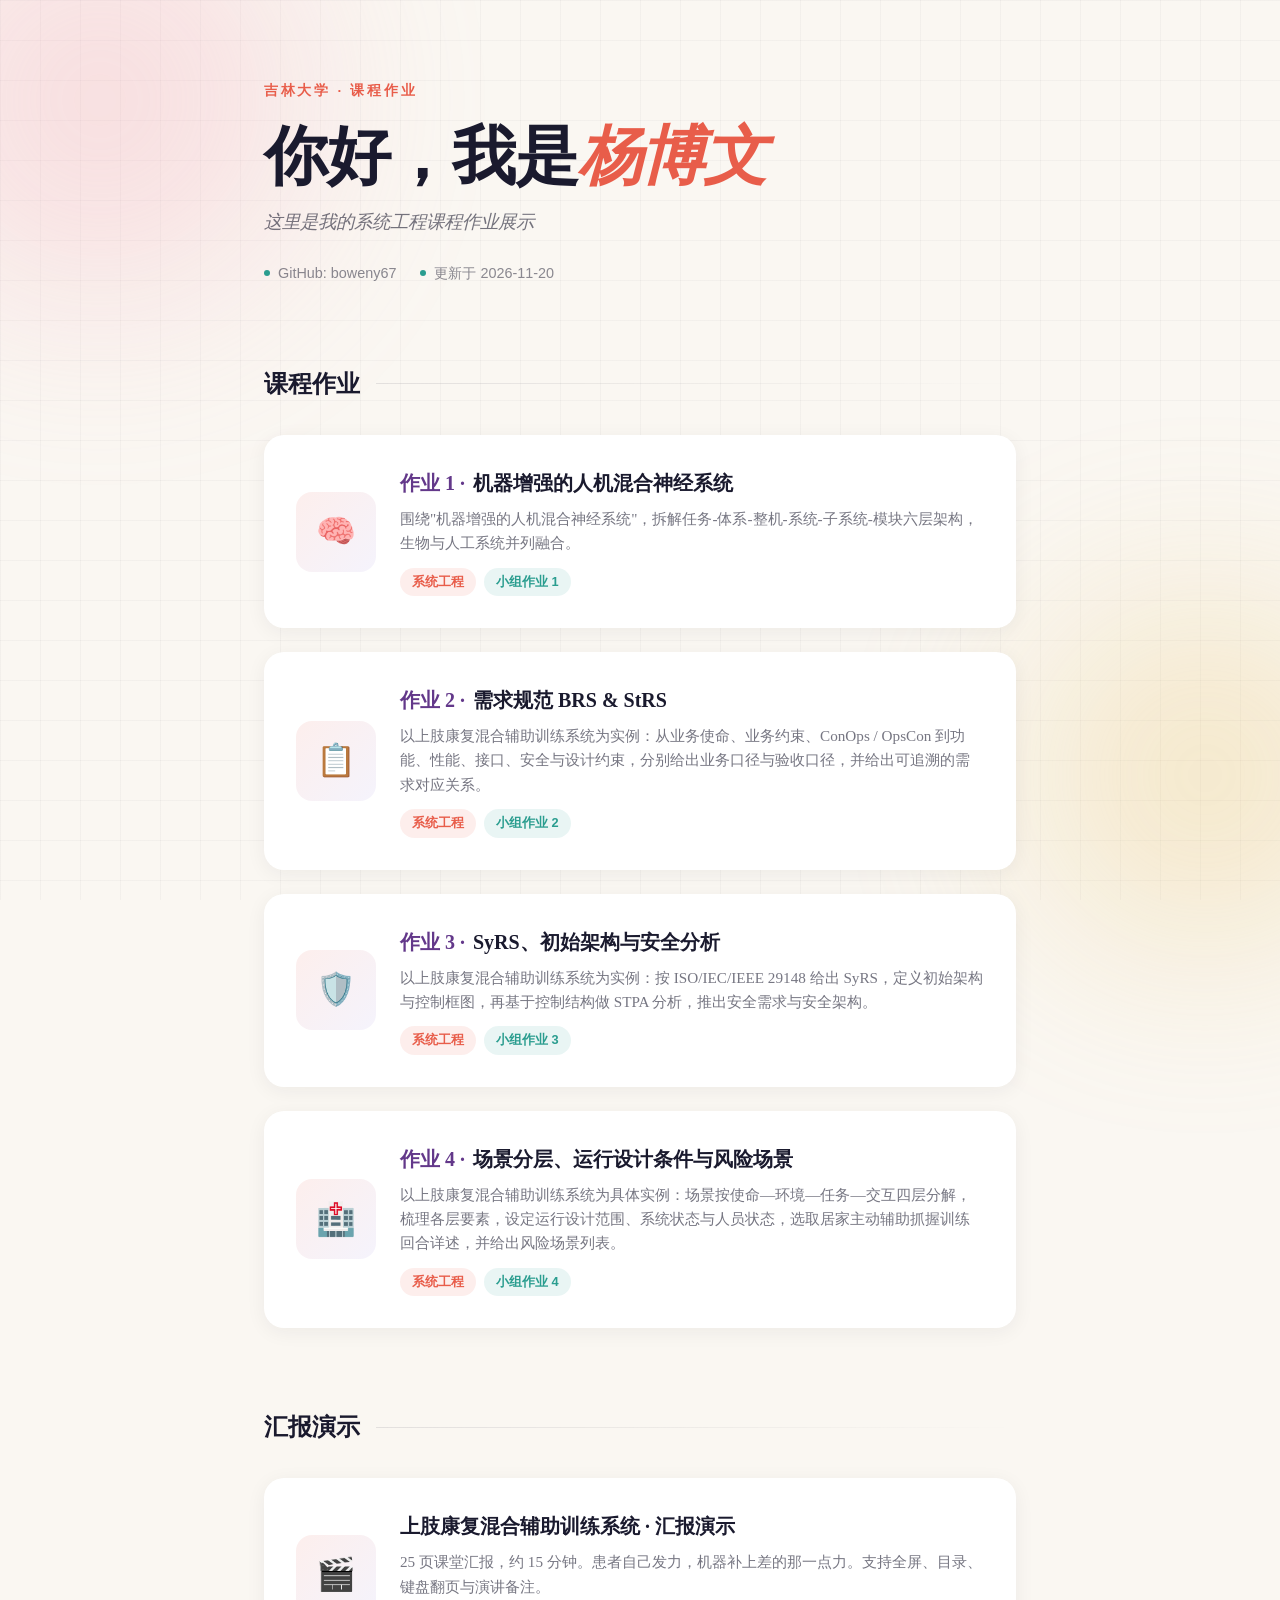
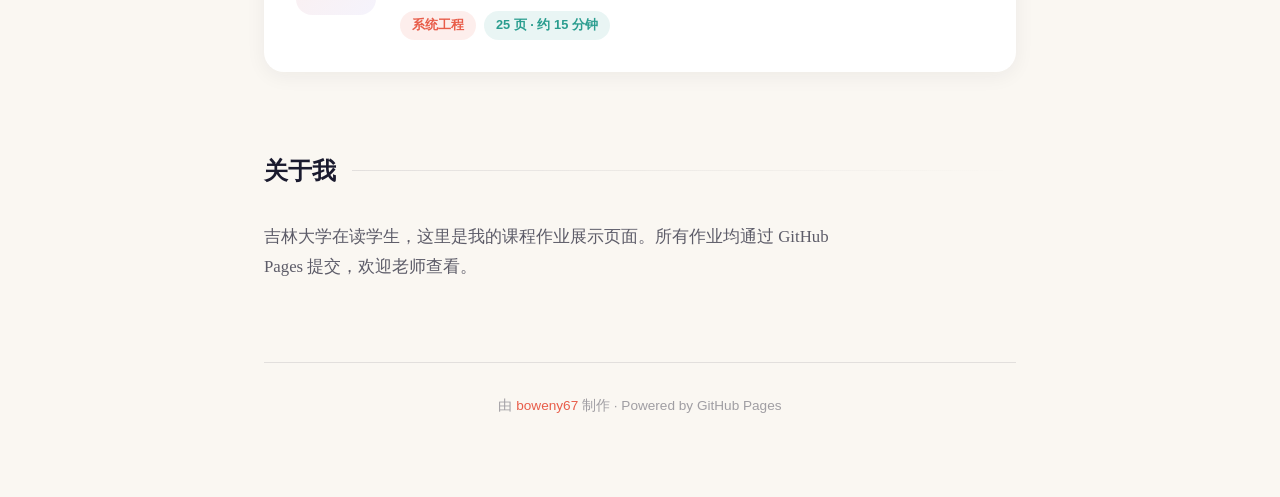
<file: index.html>
<!DOCTYPE html>
<html lang="zh-CN">
<head>
    <meta charset="UTF-8">
    <meta name="viewport" content="width=device-width, initial-scale=1.0">
    <title>杨博文 | 作业展示</title>
    <style>
        * {
            margin: 0;
            padding: 0;
            box-sizing: border-box;
        }

        :root {
            --cream: #faf7f2;
            --ink: #1a1a2e;
            --coral: #e85d4a;
            --teal: #2a9d8f;
            --sun: #e9c46a;
            --lavender: #9b8de3;
            --rose: #f4a6b8;
        }

        body {
            font-family: 'Georgia', 'Noto Serif SC', serif;
            background: var(--cream);
            color: var(--ink);
            line-height: 1.6;
            min-height: 100vh;
            position: relative;
            overflow-x: hidden;
        }

        /* 背景纹理 */
        body::before {
            content: '';
            position: fixed;
            top: 0;
            left: 0;
            width: 100%;
            height: 100%;
            background-image: 
                linear-gradient(rgba(26, 26, 46, 0.03) 1px, transparent 1px),
                linear-gradient(90deg, rgba(26, 26, 46, 0.03) 1px, transparent 1px);
            background-size: 40px 40px;
            z-index: -2;
        }

        /* 背景blob */
        .blob {
            position: fixed;
            border-radius: 50%;
            filter: blur(100px);
            opacity: 0.3;
            z-index: -1;
        }

        .blob-1 {
            width: 400px;
            height: 400px;
            background: var(--rose);
            top: -100px;
            left: -100px;
        }

        .blob-2 {
            width: 350px;
            height: 350px;
            background: var(--sun);
            bottom: -50px;
            right: -100px;
        }

        .container {
            max-width: 800px;
            margin: 0 auto;
            padding: 80px 24px;
        }

        /* 头部 */
        header {
            margin-bottom: 80px;
            position: relative;
        }

        .header-eyebrow {
            font-family: sans-serif;
            font-size: 0.85rem;
            letter-spacing: 0.2em;
            text-transform: uppercase;
            color: var(--coral);
            margin-bottom: 20px;
            font-weight: 600;
        }

        h1 {
            font-size: clamp(2.5rem, 6vw, 4rem);
            font-weight: 700;
            margin-bottom: 16px;
            line-height: 1.1;
            letter-spacing: -0.02em;
        }

        h1 em {
            font-style: italic;
            color: var(--coral);
        }

        .subtitle {
            font-size: 1.15rem;
            color: rgba(26, 26, 46, 0.6);
            margin-bottom: 24px;
            font-style: italic;
        }

        .meta {
            display: flex;
            gap: 24px;
            font-size: 0.9rem;
            color: rgba(26, 26, 46, 0.5);
            font-family: sans-serif;
        }

        .meta span {
            display: flex;
            align-items: center;
            gap: 8px;
        }

        .meta-dot {
            width: 6px;
            height: 6px;
            border-radius: 50%;
            background: var(--teal);
        }

        /* 区块标题 */
        .section-title {
            font-size: 1.5rem;
            font-weight: 700;
            margin-bottom: 32px;
            display: flex;
            align-items: center;
            gap: 16px;
        }

        .section-title::after {
            content: '';
            flex: 1;
            height: 1px;
            background: linear-gradient(90deg, rgba(26, 26, 46, 0.1), transparent);
        }

        /* 作业卡片 */
        .assignment-list {
            display: flex;
            flex-direction: column;
            gap: 24px;
            margin-bottom: 80px;
        }

        .assignment-item {
            background: white;
            padding: 32px;
            border-radius: 20px;
            box-shadow: 0 4px 20px rgba(26, 26, 46, 0.06);
            transition: all 0.4s cubic-bezier(0.175, 0.885, 0.32, 1.275);
            text-decoration: none;
            color: inherit;
            display: flex;
            gap: 24px;
            align-items: center;
            position: relative;
            overflow: hidden;
        }

        .assignment-item::before {
            content: '';
            position: absolute;
            top: 0;
            left: 0;
            width: 100%;
            height: 4px;
            background: linear-gradient(90deg, var(--coral), var(--sun), var(--teal));
            transform: scaleX(0);
            transform-origin: left;
            transition: transform 0.4s ease;
        }

        .assignment-item:hover {
            transform: translateY(-4px);
            box-shadow: 0 12px 40px rgba(26, 26, 46, 0.12);
        }

        .assignment-item:hover::before {
            transform: scaleX(1);
        }

        .assignment-thumb {
            width: 80px;
            height: 80px;
            border-radius: 16px;
            background: linear-gradient(135deg, rgba(232, 93, 74, 0.1), rgba(155, 141, 227, 0.1));
            display: flex;
            align-items: center;
            justify-content: center;
            font-size: 2rem;
            flex-shrink: 0;
        }

        .assignment-content {
            flex: 1;
        }

        .assignment-title {
            font-size: 1.25rem;
            font-weight: 700;
            margin-bottom: 8px;
        }

        .assignment-title .title-no {
            color: #63388a;
            font-weight: 700;
            margin-right: 8px;
            white-space: nowrap;
        }

        .assignment-desc {
            color: rgba(26, 26, 46, 0.6);
            font-size: 0.95rem;
            margin-bottom: 12px;
            line-height: 1.6;
        }

        .assignment-tags {
            display: flex;
            gap: 8px;
        }

        .assignment-tag {
            display: inline-block;
            padding: 4px 12px;
            border-radius: 20px;
            font-size: 0.8rem;
            font-weight: 600;
            font-family: sans-serif;
        }

        .tag-coral { background: rgba(232, 93, 74, 0.1); color: var(--coral); }
        .tag-teal { background: rgba(42, 157, 143, 0.1); color: var(--teal); }

        /* 关于我 */
        .about-section {
            margin-bottom: 60px;
        }

        .about-text {
            color: rgba(26, 26, 46, 0.7);
            font-size: 1.05rem;
            line-height: 1.8;
            max-width: 600px;
        }

        /* 底部 */
        footer {
            margin-top: 80px;
            padding-top: 32px;
            border-top: 1px solid rgba(26, 26, 46, 0.1);
            text-align: center;
            color: rgba(26, 26, 46, 0.4);
            font-size: 0.85rem;
            font-family: sans-serif;
        }

        footer a {
            color: var(--coral);
            text-decoration: none;
        }

        footer a:hover {
            text-decoration: underline;
        }

        /* 响应式 */
        @media (max-width: 640px) {
            .container {
                padding: 60px 20px;
            }

            .assignment-item {
                flex-direction: column;
                align-items: flex-start;
            }

            .meta {
                flex-direction: column;
                gap: 8px;
            }
        }
    </style>
</head>
<body>
    <div class="blob blob-1"></div>
    <div class="blob blob-2"></div>

    <div class="container">
        <header>
            <div class="header-eyebrow">吉林大学 · 课程作业</div>
            <h1>你好，我是<em>杨博文</em></h1>
            <p class="subtitle">这里是我的系统工程课程作业展示</p>
            <div class="meta">
                <span><span class="meta-dot"></span>GitHub: boweny67</span>
                <span><span class="meta-dot"></span>更新于 2026-11-20</span>
            </div>
        </header>

        <section>
            <h2 class="section-title">课程作业</h2>
            <div class="assignment-list">
                <a href="assignment1/" class="assignment-item">
                    <div class="assignment-thumb">🧠</div>
                    <div class="assignment-content">
                        <div class="assignment-title"><span class="title-no">作业 1 ·</span>机器增强的人机混合神经系统</div>
                        <p class="assignment-desc">围绕"机器增强的人机混合神经系统"，拆解任务-体系-整机-系统-子系统-模块六层架构，生物与人工系统并列融合。</p>
                        <div class="assignment-tags">
                            <span class="assignment-tag tag-coral">系统工程</span>
                            <span class="assignment-tag tag-teal">小组作业 1</span>
                        </div>
                    </div>
                </a>
                <a href="assignment2/" class="assignment-item">
                    <div class="assignment-thumb">📋</div>
                    <div class="assignment-content">
                        <div class="assignment-title"><span class="title-no">作业 2 ·</span>需求规范 BRS &amp; StRS</div>
                        <p class="assignment-desc">以上肢康复混合辅助训练系统为实例：从业务使命、业务约束、ConOps / OpsCon 到功能、性能、接口、安全与设计约束，分别给出业务口径与验收口径，并给出可追溯的需求对应关系。</p>
                        <div class="assignment-tags">
                            <span class="assignment-tag tag-coral">系统工程</span>
                            <span class="assignment-tag tag-teal">小组作业 2</span>
                        </div>
                    </div>
                </a>
                <a href="assignment3/" class="assignment-item">
                    <div class="assignment-thumb">🛡️</div>
                    <div class="assignment-content">
                        <div class="assignment-title"><span class="title-no">作业 3 ·</span>SyRS、初始架构与安全分析</div>
                        <p class="assignment-desc">以上肢康复混合辅助训练系统为实例：按 ISO/IEC/IEEE 29148 给出 SyRS，定义初始架构与控制框图，再基于控制结构做 STPA 分析，推出安全需求与安全架构。</p>
                        <div class="assignment-tags">
                            <span class="assignment-tag tag-coral">系统工程</span>
                            <span class="assignment-tag tag-teal">小组作业 3</span>
                        </div>
                    </div>
                </a>
                <a href="assignment4/" class="assignment-item">
                    <div class="assignment-thumb">🏥</div>
                    <div class="assignment-content">
                        <div class="assignment-title"><span class="title-no">作业 4 ·</span>场景分层、运行设计条件与风险场景</div>
                        <p class="assignment-desc">以上肢康复混合辅助训练系统为具体实例：场景按使命—环境—任务—交互四层分解，梳理各层要素，设定运行设计范围、系统状态与人员状态，选取居家主动辅助抓握训练回合详述，并给出风险场景列表。</p>
                        <div class="assignment-tags">
                            <span class="assignment-tag tag-coral">系统工程</span>
                            <span class="assignment-tag tag-teal">小组作业 4</span>
                        </div>
                    </div>
                </a>
            </div>
        </section>

        <section>
            <h2 class="section-title">汇报演示</h2>
            <div class="assignment-list">
                <a href="rehab/" class="assignment-item">
                    <div class="assignment-thumb">🎬</div>
                    <div class="assignment-content">
                        <div class="assignment-title">上肢康复混合辅助训练系统 · 汇报演示</div>
                        <p class="assignment-desc">25 页课堂汇报，约 15 分钟。患者自己发力，机器补上差的那一点力。支持全屏、目录、键盘翻页与演讲备注。</p>
                        <div class="assignment-tags">
                            <span class="assignment-tag tag-coral">系统工程</span>
                            <span class="assignment-tag tag-teal">25 页 · 约 15 分钟</span>
                        </div>
                    </div>
                </a>
            </div>
        </section>

        <section class="about-section">
            <h2 class="section-title">关于我</h2>
            <p class="about-text">
                吉林大学在读学生，这里是我的课程作业展示页面。所有作业均通过 GitHub Pages 提交，欢迎老师查看。
            </p>
        </section>

        <footer>
            <p>由 <a href="https://github.com/boweny67">boweny67</a> 制作 · Powered by GitHub Pages</p>
        </footer>
    </div>
</body>
</html>
</file>
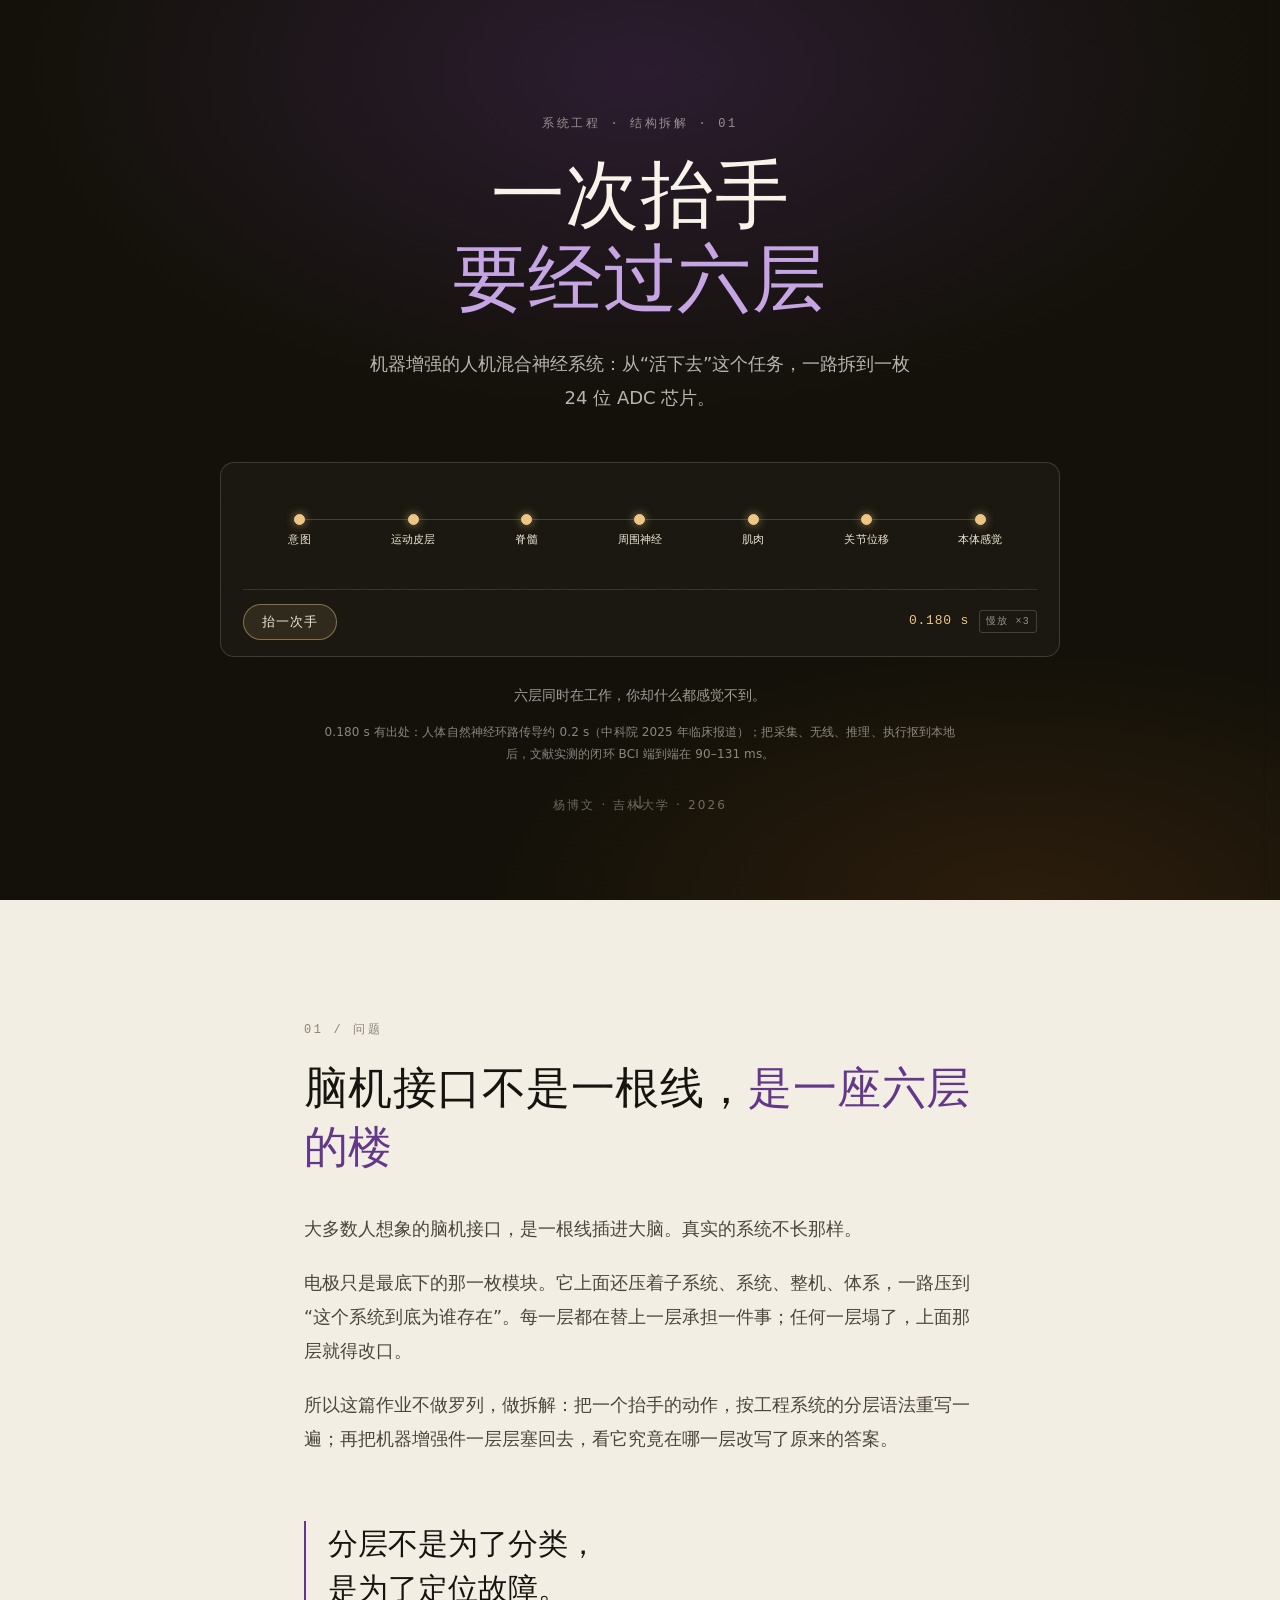
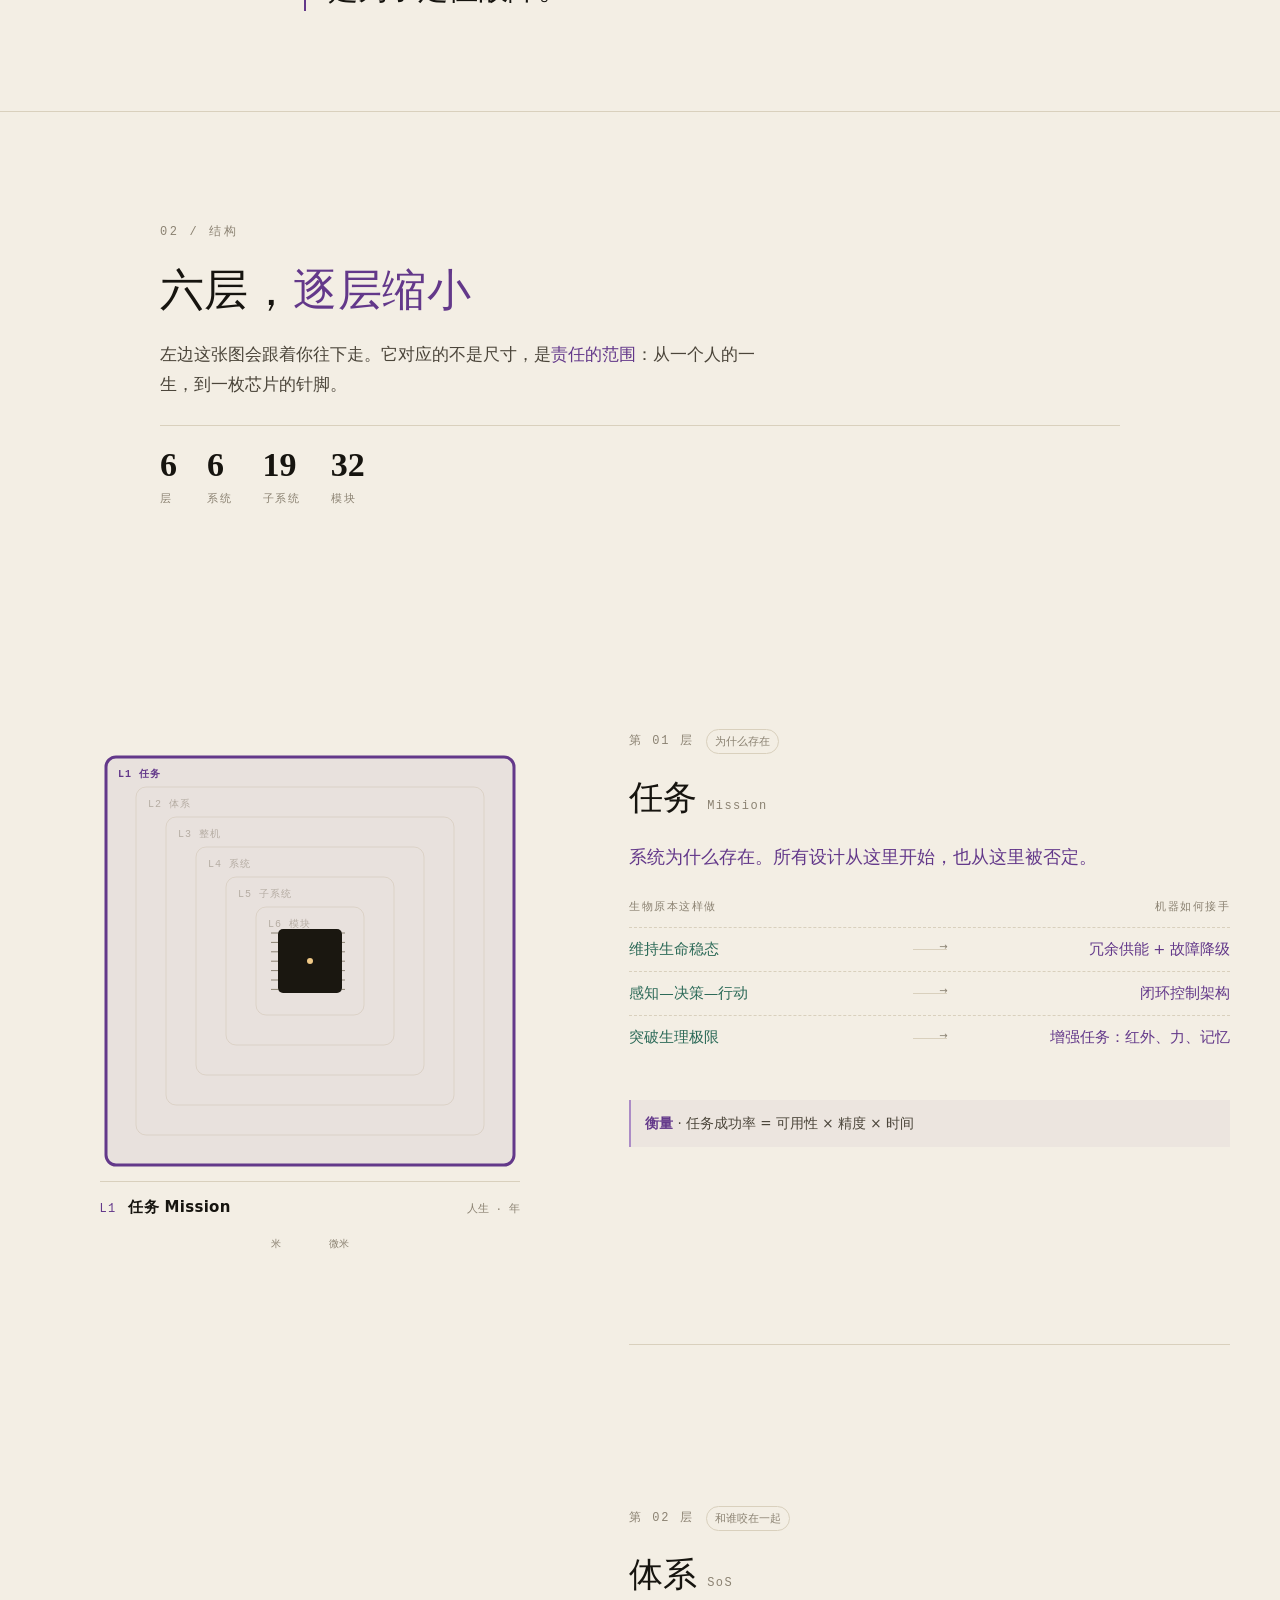
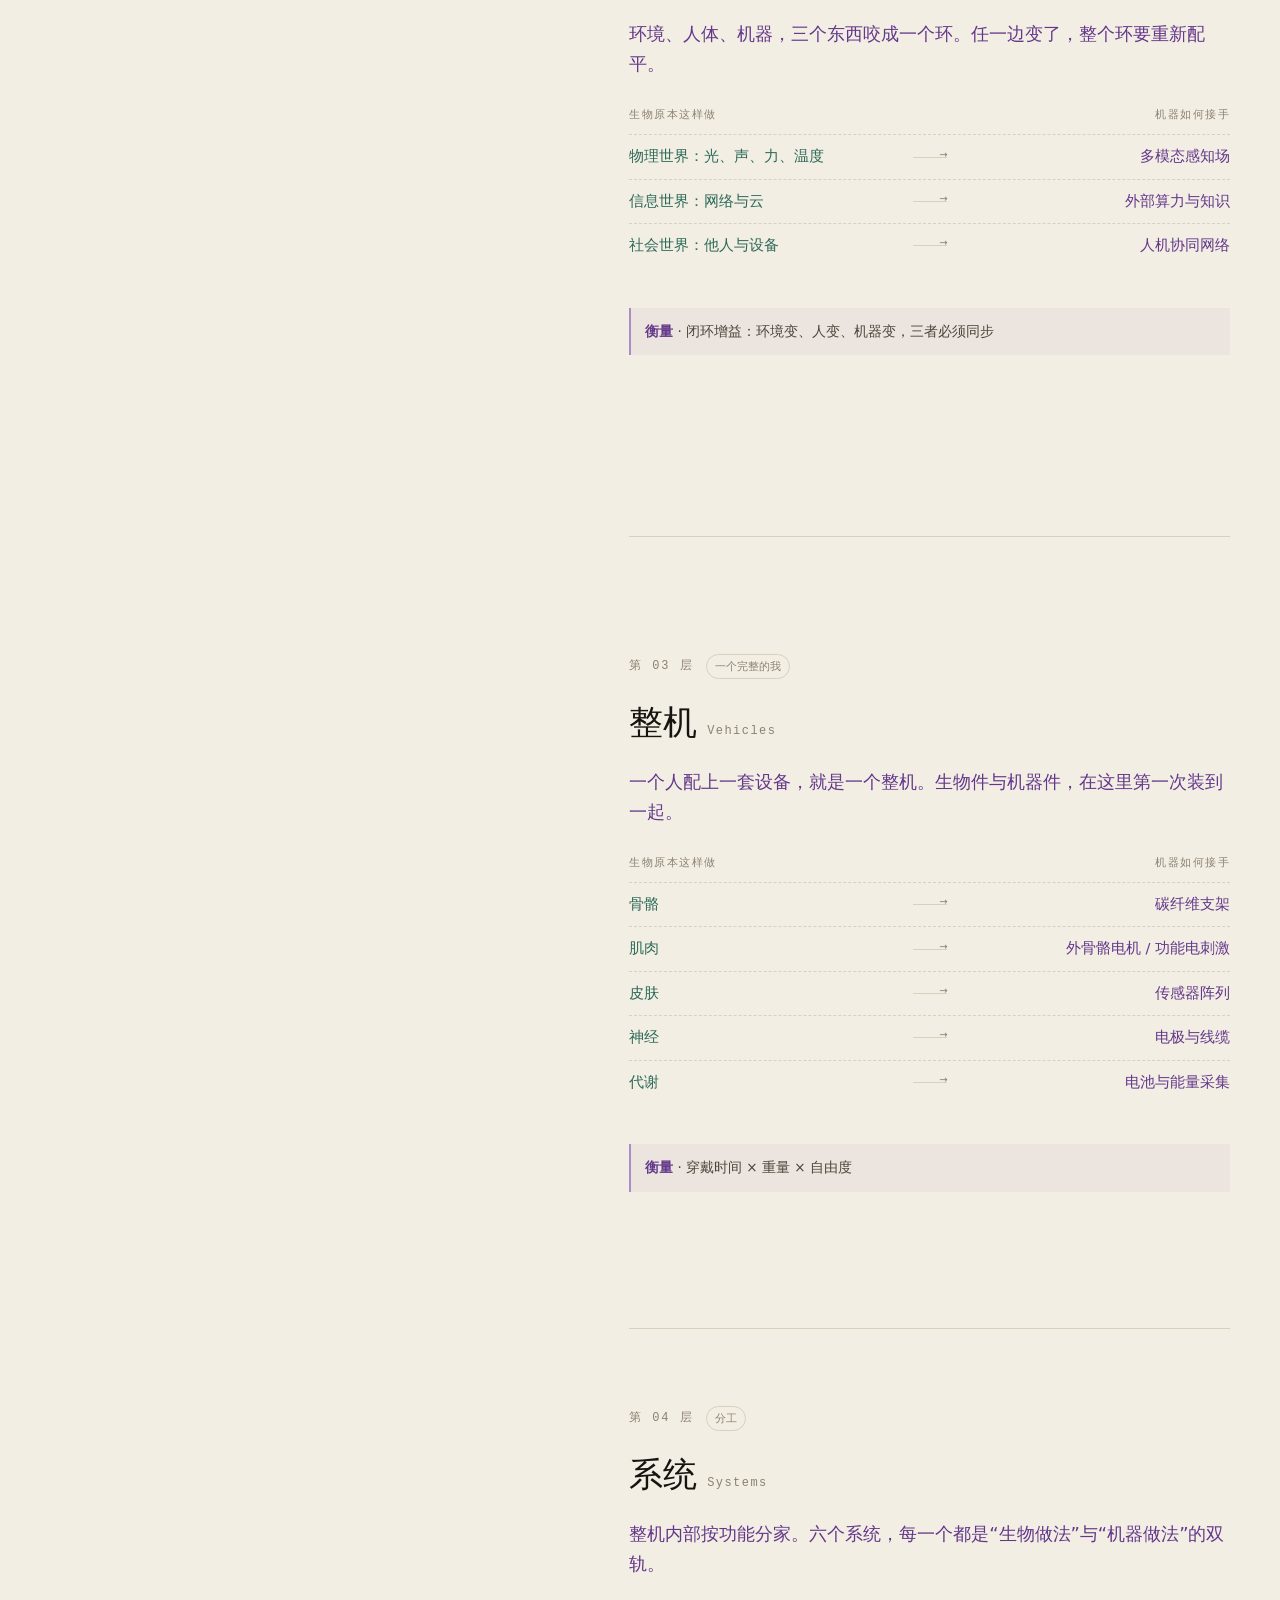
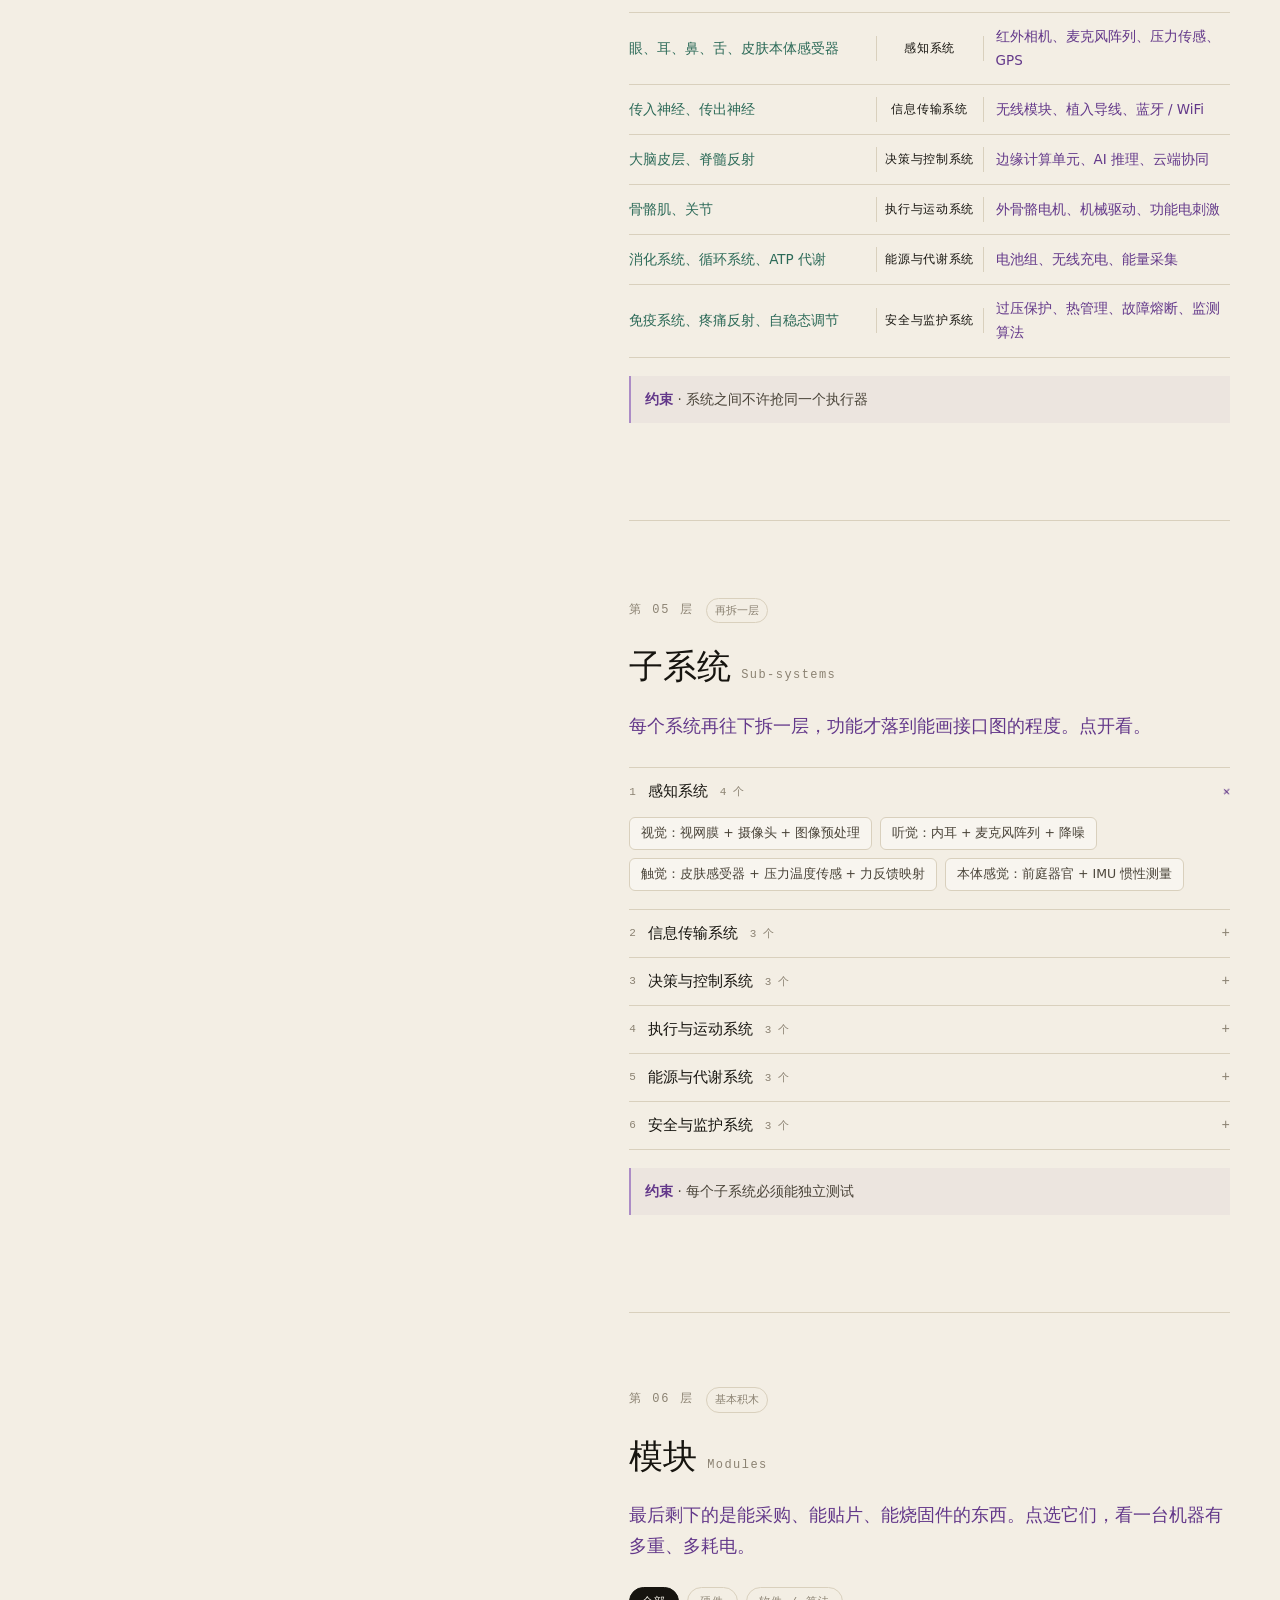
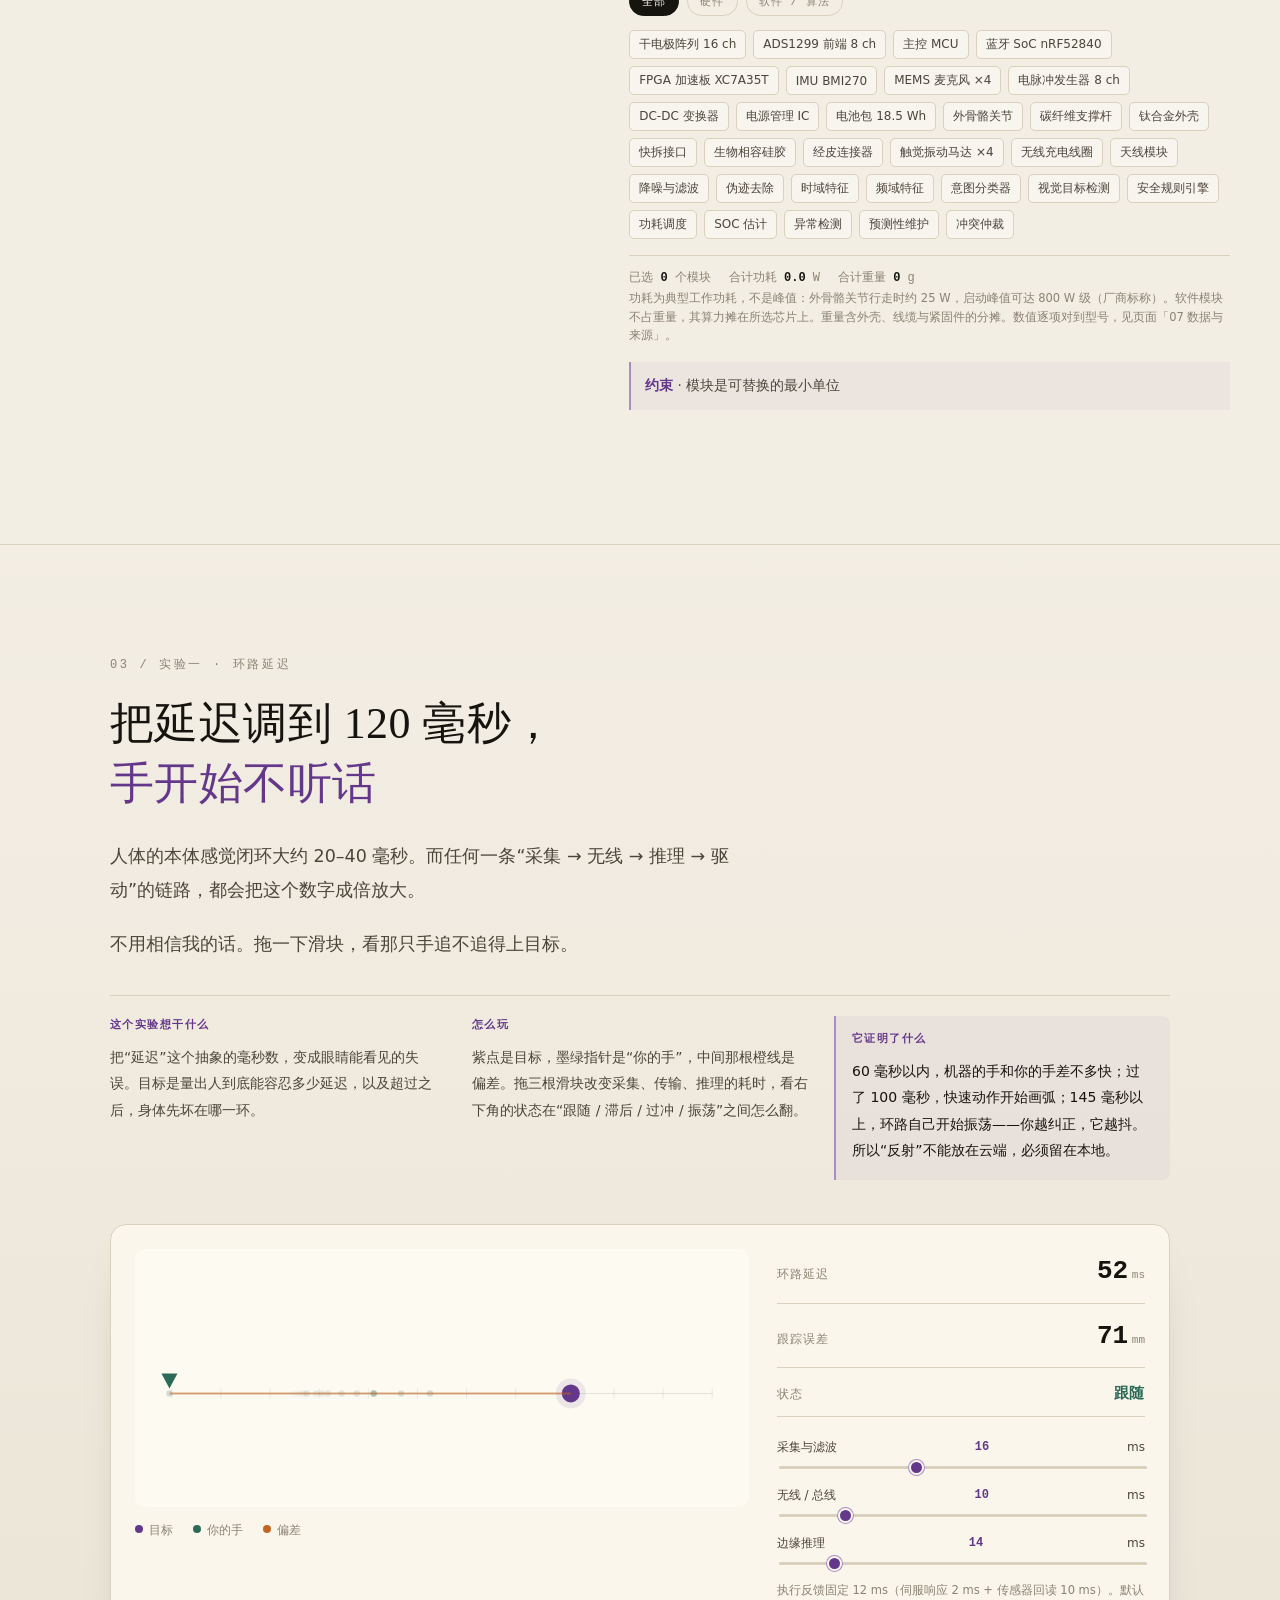
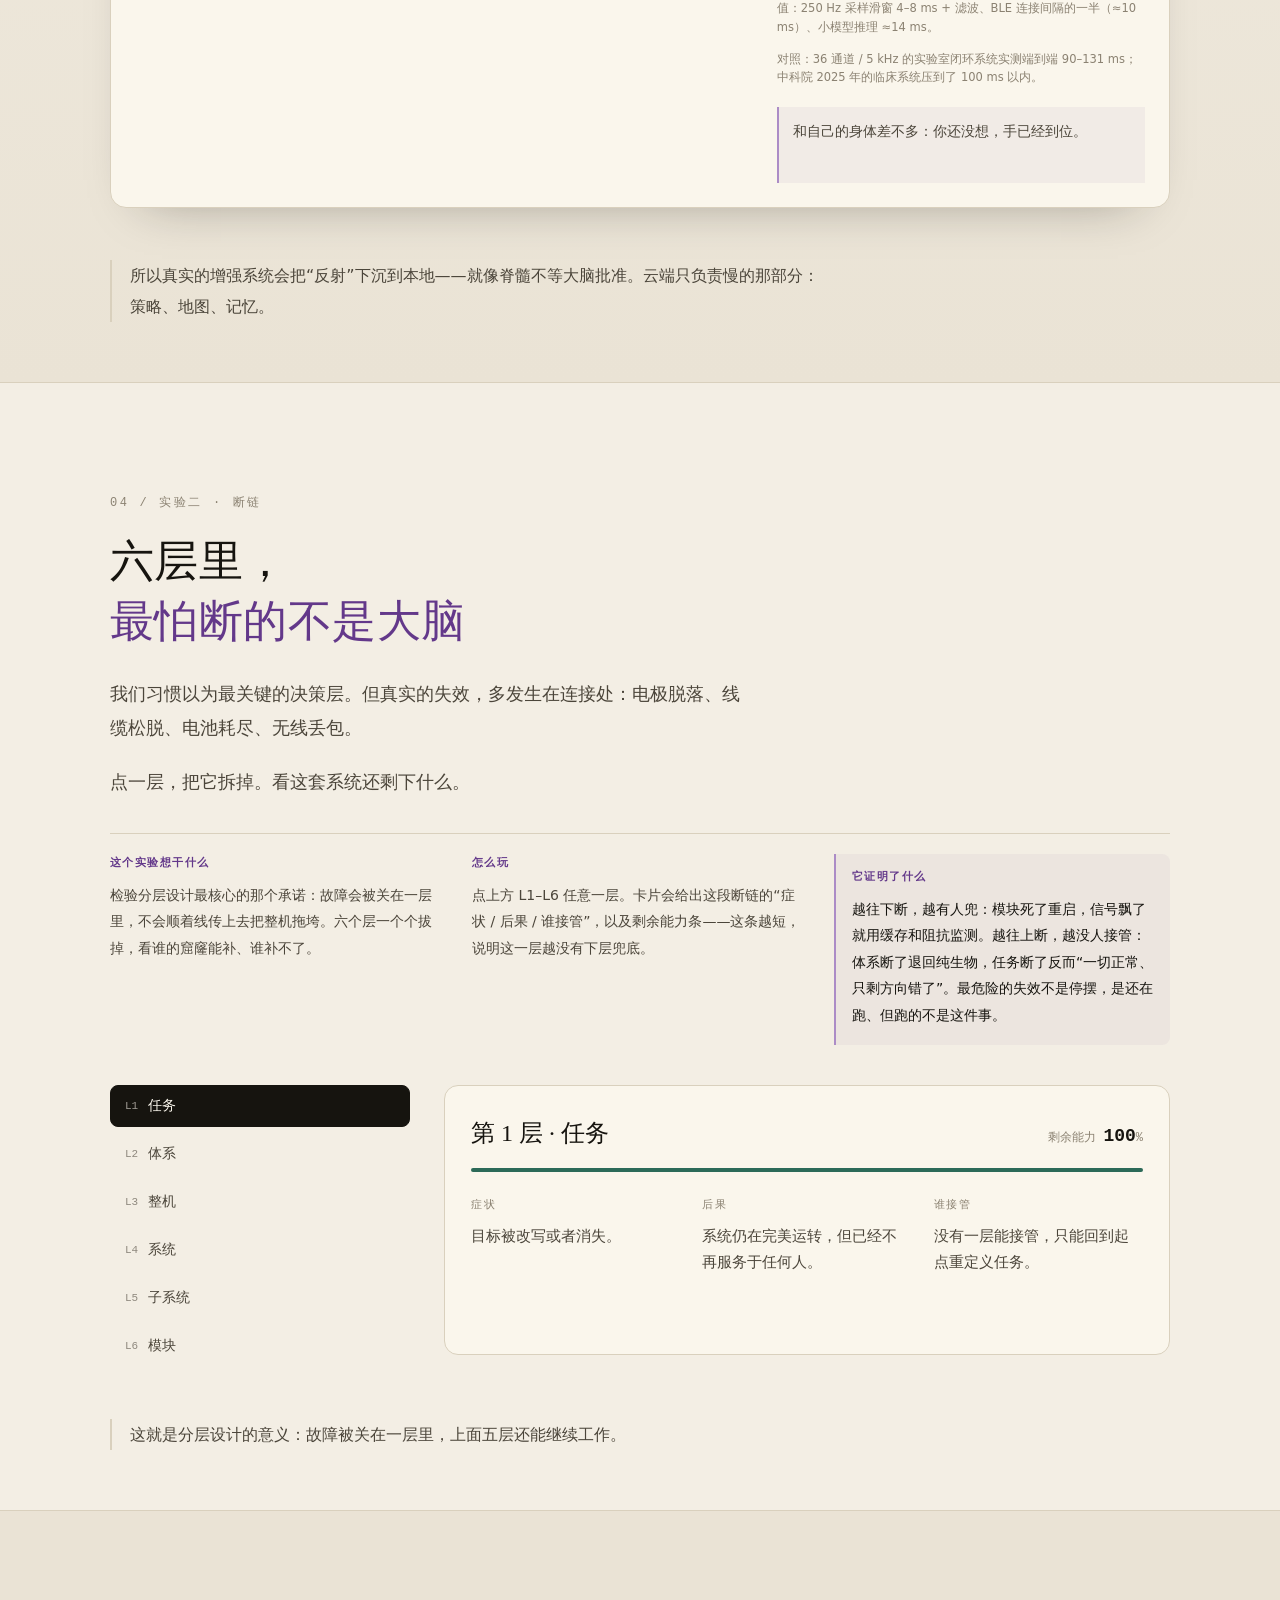
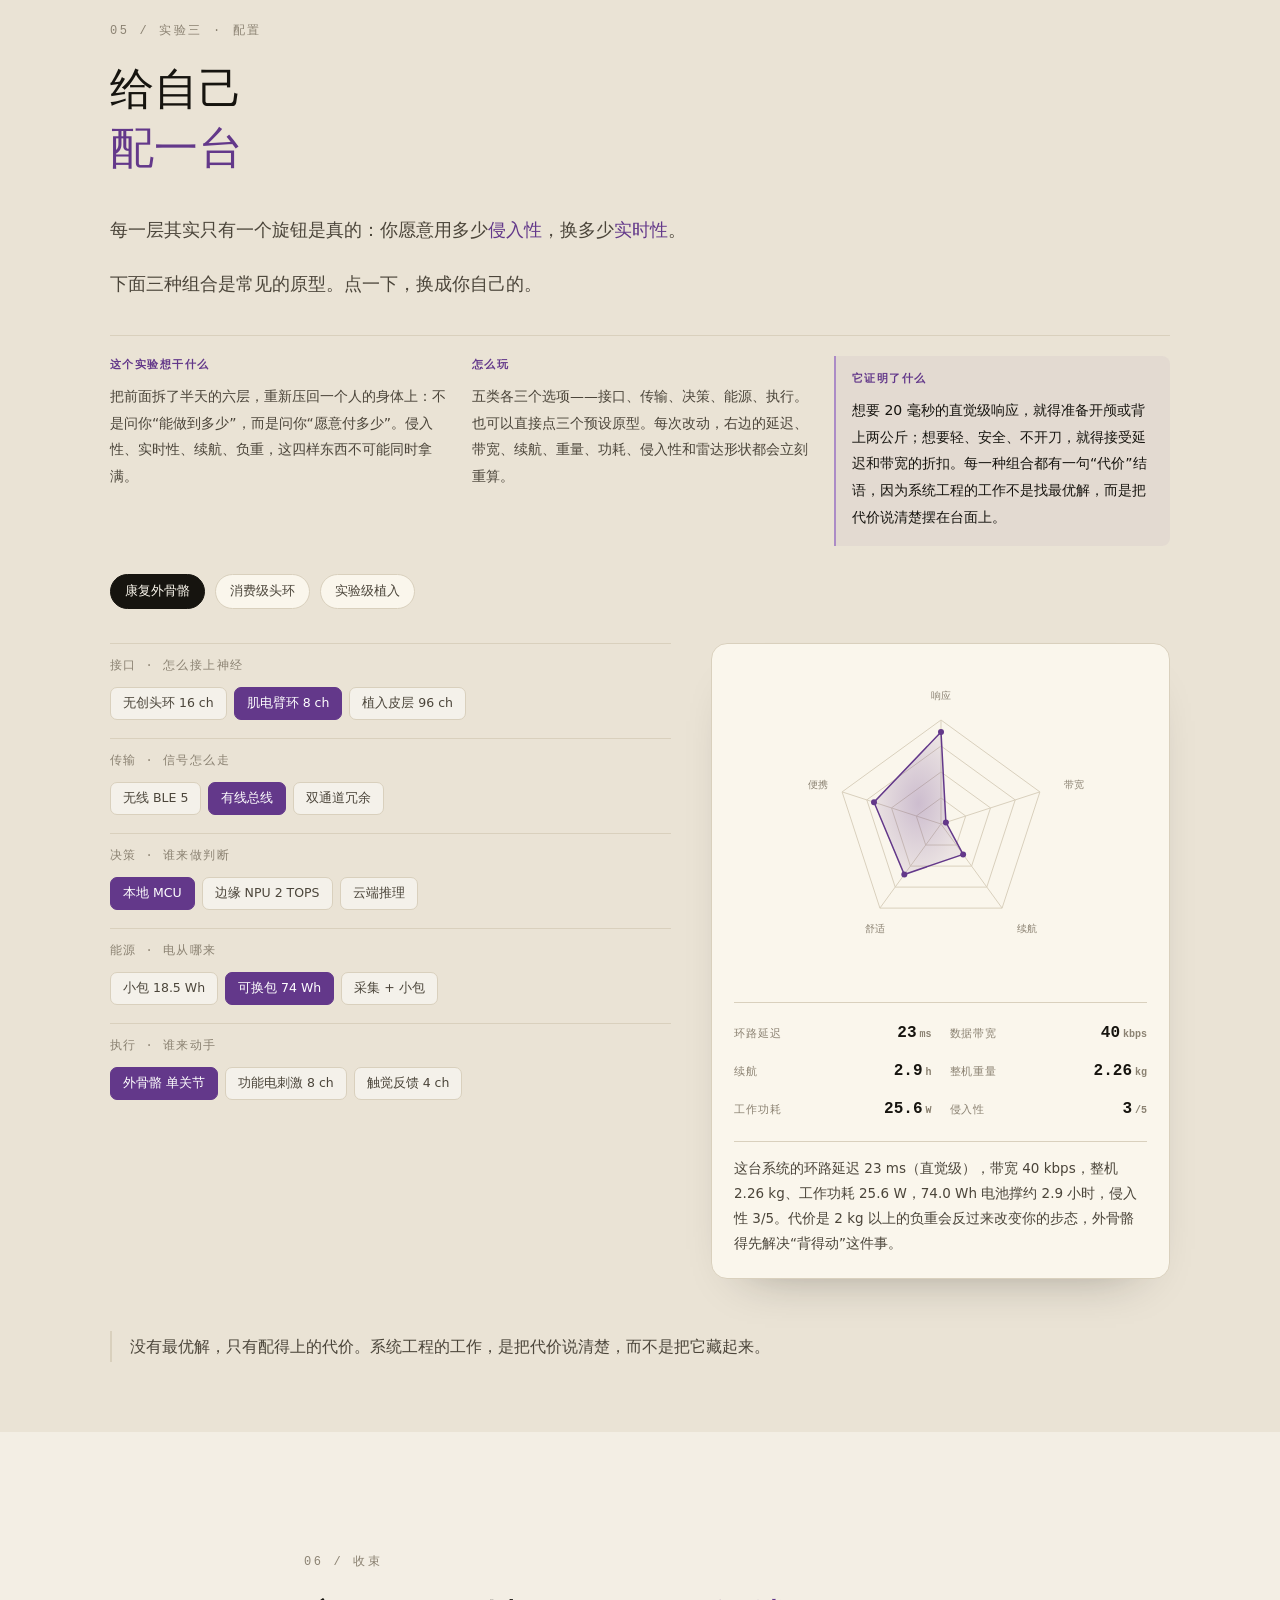
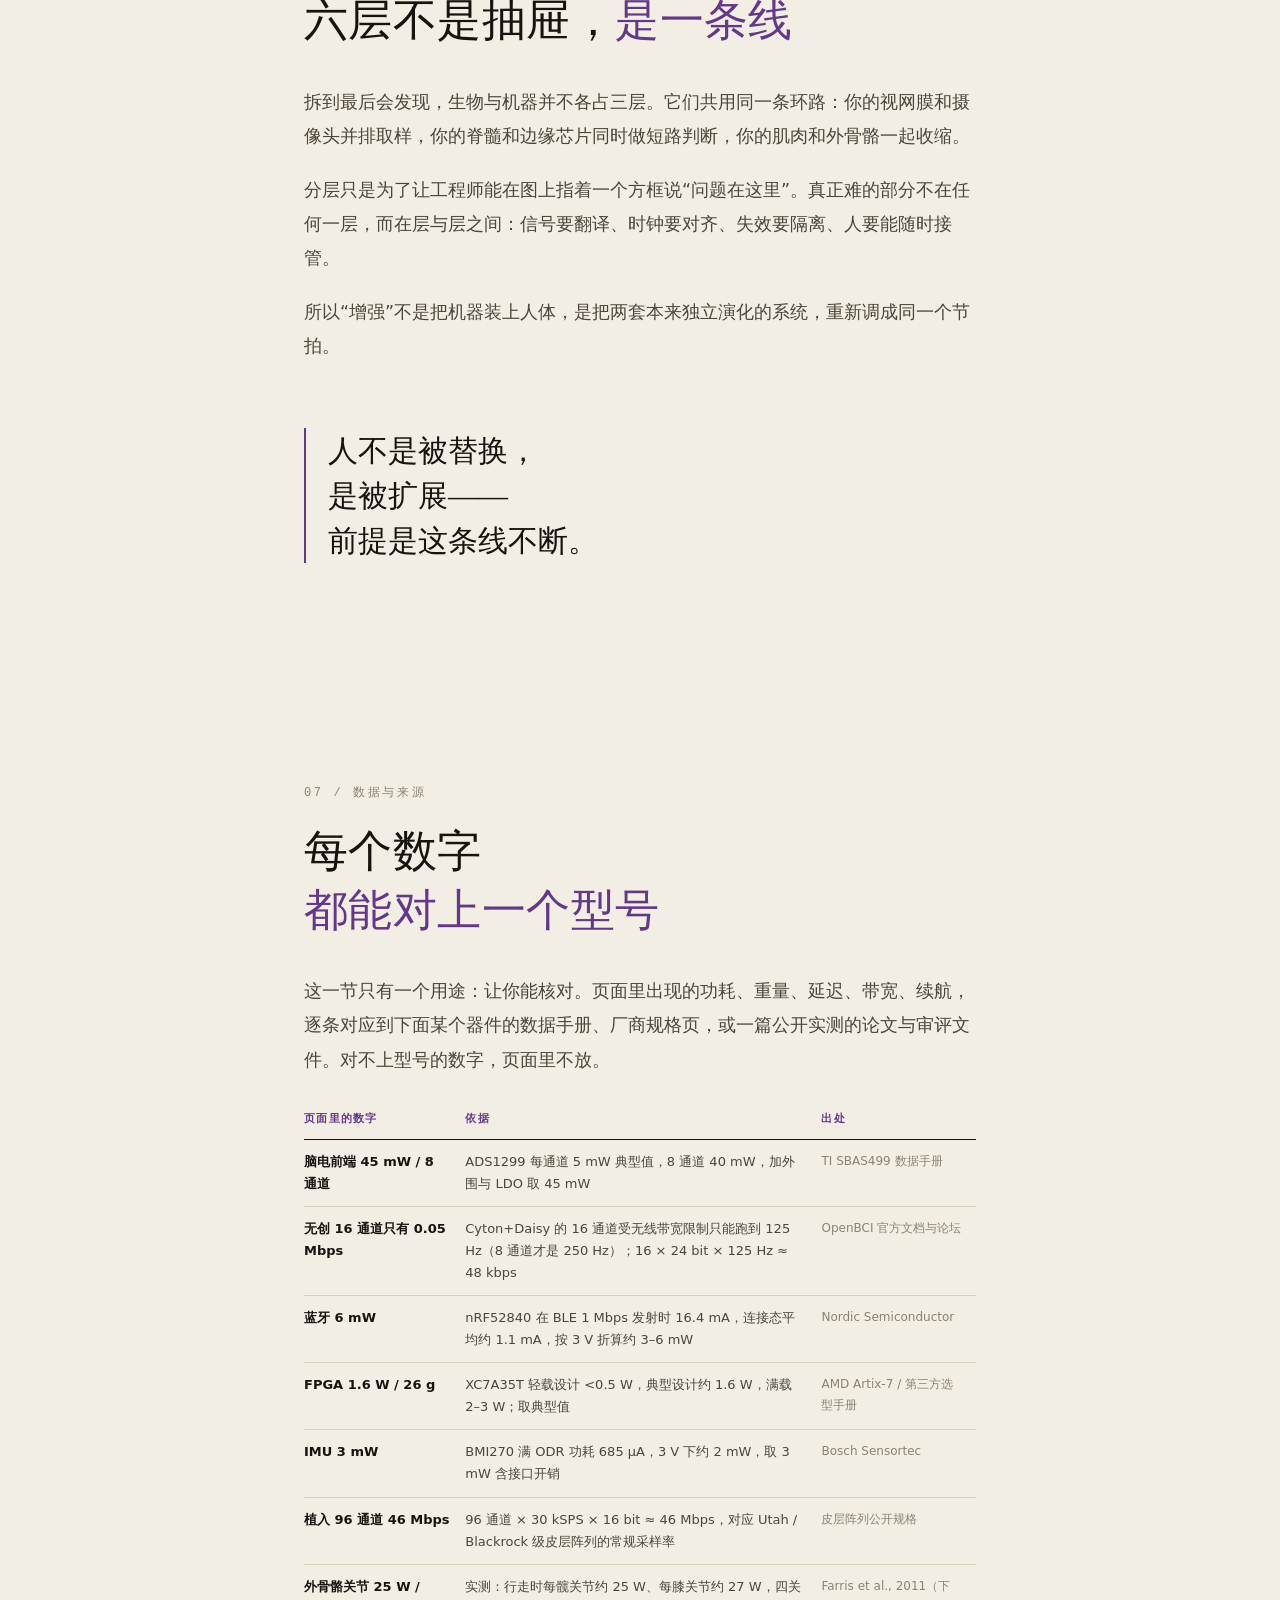
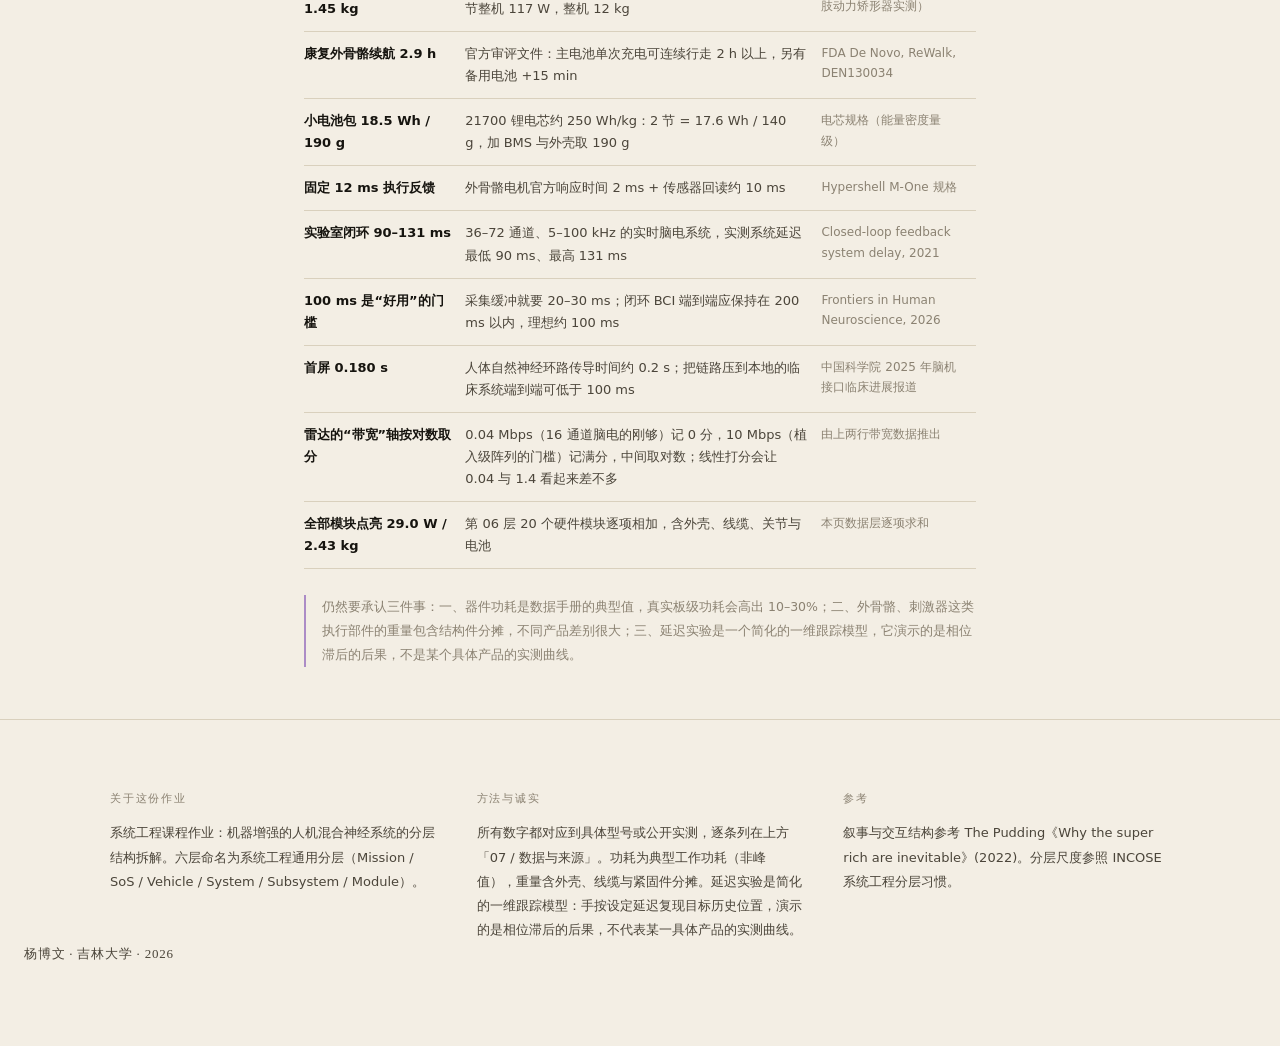
<file: assignment1/index.html>
<!DOCTYPE html>
<html lang="zh-CN">
<head>
<meta charset="utf-8">
<meta name="viewport" content="width=device-width, initial-scale=1">
<title>一次抬手，要经过六层 · 机器增强的人机混合神经系统</title>
<meta name="description" content="把“抬手”按系统工程的分层语法拆成六层：任务、体系、整机、系统、子系统、模块。含三个可操作的交互实验：环路延迟、断链降级、系统配置。">
<link rel="stylesheet" href="style.css">
<style>
  /* 首屏读头：真实时长 + 慢放倍率标注，只此一处用到 */
  .foot-right{display:flex;align-items:baseline;gap:10px}
  .slowtag{
    font-family:SFMono-Regular,Consolas,monospace;font-size:10px;letter-spacing:.12em;
    color:rgba(250,246,236,.55);border:1px solid rgba(250,246,236,.18);
    padding:2px 6px;border-radius:3px;
  }
  @media (max-width:560px){ .slowtag{display:none} }

  /* 每个实验开头：目的 / 玩法 / 它证明了什么 */
  .purpose{
    margin:34px 0 0;display:grid;grid-template-columns:repeat(3,1fr);gap:26px;
    padding-top:20px;border-top:1px solid var(--rule);
  }
  .p-item h5{
    font-family:var(--mono);font-size:10.5px;letter-spacing:.14em;text-transform:uppercase;
    color:var(--purple);margin:0 0 9px;font-weight:600;
  }
  .p-item p{font-size:14px;line-height:1.9;color:var(--ink-2);margin:0}
  .p-item:last-child{
    background:rgba(99,56,138,.05);border-left:2px solid var(--purple-soft);
    padding:14px 16px 16px;border-radius:0 8px 8px 0;
  }
  .p-item:last-child p{color:var(--ink)}
  @media (max-width:980px){ .purpose{grid-template-columns:1fr;gap:16px} }

  /* 首屏数字的出处小字 */
  .hero-src{
    max-width:640px;margin:14px auto 0;font-size:12px;line-height:1.85;
    color:rgba(250,246,236,.52);letter-spacing:.01em;
  }

  /* 07 数据与来源 */
  .src-table{
    width:100%;margin-top:34px;border-collapse:collapse;
    font-size:13px;line-height:1.7;
  }
  .src-table th{
    text-align:left;font-family:var(--mono);font-size:10.5px;letter-spacing:.12em;
    text-transform:uppercase;color:var(--purple);font-weight:600;
    padding:0 14px 10px 0;border-bottom:1px solid var(--ink);
    white-space:nowrap;
  }
  .src-table td{
    padding:11px 14px 11px 0;vertical-align:top;color:var(--ink-2);
    border-bottom:1px solid var(--rule);
  }
  .src-table td:first-child{color:var(--ink);font-weight:600;width:24%}
  .src-table td:last-child{color:var(--muted);font-size:12px;width:23%}
  .src-note{
    margin-top:26px;padding-left:16px;border-left:2px solid var(--purple-soft);
    font-size:12.5px;line-height:1.9;color:var(--muted);max-width:760px;
  }
  @media (max-width:640px){
    .src-table{font-size:12px}
    .src-table td:first-child,.src-table td:last-child{width:auto}
  }
</style>
</head>
<body>
<div class="noise" aria-hidden="true"></div>
<div class="ticker" aria-hidden="true"><span id="tickerFill"></span></div>

<!-- ============ HERO ============ -->
<header class="hero" id="top">
  <div class="hero-inner">
    <p class="eyebrow">系统工程 · 结构拆解 · 01</p>
    <h1 class="serif">一次抬手<br><em>要经过六层</em></h1>
    <p class="lede">机器增强的人机混合神经系统：从“活下去”这个任务，一路拆到一枚 24 位 ADC 芯片。</p>

    <div class="stage">
      <div class="pipeline" id="pipeline">
        <div class="stage-line" aria-hidden="true"></div>
        <div class="pulse" id="pulse" aria-hidden="true"></div>
        <div class="nodes" id="nodes"></div>
      </div>
      <div class="stage-foot">
        <button class="btn" id="reachBtn" type="button">抬一次手</button>
        <div class="foot-right">
          <span class="clock" id="reachTime">0.180 s</span>
          <span class="slowtag" id="slowTag">慢放 ×3</span>
        </div>
      </div>
    </div>

    <p class="hero-note" id="heroNote">六层同时在工作，你却什么都感觉不到。</p>
    <p class="hero-src">0.180 s 有出处：人体自然神经环路传导约 0.2 s（中科院 2025 年临床报道）；把采集、无线、推理、执行抠到本地后，文献实测的闭环 BCI 端到端在 90–131 ms。</p>
    <p class="signature">杨博文 · 吉林大学 · 2026</p>
    <div class="cue" aria-hidden="true">↓</div>
  </div>
</header>

<!-- ============ 01 问题 ============ -->
<section class="chapter">
  <p class="eyebrow">01 / 问题</p>
  <h2 class="serif">脑机接口不是一根线，<em>是一座六层的楼</em></h2>
  <div class="prose">
    <p>大多数人想象的脑机接口，是一根线插进大脑。真实的系统不长那样。</p>
    <p>电极只是最底下的那一枚模块。它上面还压着子系统、系统、整机、体系，一路压到“这个系统到底为谁存在”。每一层都在替上一层承担一件事；任何一层塌了，上面那层就得改口。</p>
    <p>所以这篇作业不做罗列，做拆解：把一个抬手的动作，按工程系统的分层语法重写一遍；再把机器增强件一层层塞回去，看它究竟在哪一层改写了原来的答案。</p>
  </div>
  <p class="pull serif">分层不是为了分类，<br>是为了定位故障。</p>
</section>

<!-- ============ 02 六层 ============ -->
<section class="deck" id="deck">
  <div class="deck-head">
    <p class="eyebrow">02 / 结构</p>
    <h2 class="serif">六层，<em>逐层缩小</em></h2>
    <p class="deck-sub">左边这张图会跟着你往下走。它对应的不是尺寸，是<em>责任的范围</em>：从一个人的一生，到一枚芯片的针脚。</p>
    <div class="stats" id="stats"></div>
  </div>

  <div class="deck-body">
    <div class="deck-visual">
      <div class="stack-wrap">
        <svg class="stack" id="stack" viewBox="0 0 420 420" role="img" aria-label="六层嵌套结构示意图"></svg>
        <div class="stack-caption">
          <span class="l-num" id="stackNum">L1</span>
          <span class="l-name" id="stackName">任务 Mission</span>
          <span class="l-scale" id="stackScale">人生 · 年</span>
        </div>
      </div>
      <div class="ruler" aria-hidden="true"><span>米</span><i></i><i></i><i></i><i></i><i></i><span>微米</span></div>
    </div>
    <div class="deck-text" id="deckText"></div>
  </div>
</section>

<!-- ============ 03 实验一 延迟 ============ -->
<section class="lab" id="lab">
  <div class="lab-inner">
    <p class="eyebrow">03 / 实验一 · 环路延迟</p>
    <h2 class="serif">把延迟调到 120 毫秒，<br><em>手开始不听话</em></h2>
    <div class="prose narrow">
      <p>人体的本体感觉闭环大约 20–40 毫秒。而任何一条“采集 → 无线 → 推理 → 驱动”的链路，都会把这个数字成倍放大。</p>
      <p>不用相信我的话。拖一下滑块，看那只手追不追得上目标。</p>
    </div>

    <div class="purpose">
      <div class="p-item">
        <h5>这个实验想干什么</h5>
        <p>把“延迟”这个抽象的毫秒数，变成眼睛能看见的失误。目标是量出人到底能容忍多少延迟，以及超过之后，身体先坏在哪一环。</p>
      </div>
      <div class="p-item">
        <h5>怎么玩</h5>
        <p>紫点是目标，墨绿指针是“你的手”，中间那根橙线是偏差。拖三根滑块改变采集、传输、推理的耗时，看右下角的状态在“跟随 / 滞后 / 过冲 / 振荡”之间怎么翻。</p>
      </div>
      <div class="p-item">
        <h5>它证明了什么</h5>
        <p>60 毫秒以内，机器的手和你的手差不多快；过了 100 毫秒，快速动作开始画弧；145 毫秒以上，环路自己开始振荡——你越纠正，它越抖。所以“反射”不能放在云端，必须留在本地。</p>
      </div>
    </div>

    <div class="lab-panel">
      <div class="lab-canvas-wrap">
        <canvas id="labCanvas" aria-label="延迟跟踪实验：目标点左右往返，手按设定延迟跟随"></canvas>
        <div class="lab-legend"><span class="lg-target">目标</span><span class="lg-hand">你的手</span><span class="lg-gap">偏差</span></div>
      </div>
      <div class="lab-side">
        <div class="readout">
          <div class="ro"><span class="ro-k">环路延迟</span><span class="ro-v"><b id="roLat">52</b><small>ms</small></span></div>
          <div class="ro"><span class="ro-k">跟踪误差</span><span class="ro-v"><b id="roErr">20</b><small>mm</small></span></div>
          <div class="ro"><span class="ro-k">状态</span><span class="ro-v"><b id="roState" class="state">跟随</b></span></div>
        </div>
        <div class="controls">
          <label class="slider"><span>采集与滤波 <b id="v1">16</b> ms</span><input type="range" id="s1" min="2" max="40" step="2" value="16"></label>
          <label class="slider"><span>无线 / 总线 <b id="v2">10</b> ms</span><input type="range" id="s2" min="0" max="60" step="2" value="10"></label>
          <label class="slider"><span>边缘推理 <b id="v3">14</b> ms</span><input type="range" id="s3" min="2" max="90" step="2" value="14"></label>
          <p class="fixed">执行反馈固定 12 ms（伺服响应 2 ms + 传感器回读 10 ms）。默认值：250 Hz 采样滑窗 4–8 ms + 滤波、BLE 连接间隔的一半（≈10 ms）、小模型推理 ≈14 ms。</p>
          <p class="fixed">对照：36 通道 / 5 kHz 的实验室闭环系统实测端到端 90–131 ms；中科院 2025 年的临床系统压到了 100 ms 以内。</p>
        </div>
        <p class="verdict" id="labVerdict">和自己的身体差不多：你还没想，手已经到位。</p>
      </div>
    </div>

    <p class="after">所以真实的增强系统会把“反射”下沉到本地——就像脊髓不等大脑批准。云端只负责慢的那部分：策略、地图、记忆。</p>
  </div>
</section>

<!-- ============ 04 实验二 断链 ============ -->
<section class="lab alt" id="breaks">
  <div class="lab-inner">
    <p class="eyebrow">04 / 实验二 · 断链</p>
    <h2 class="serif">六层里，<br><em>最怕断的不是大脑</em></h2>
    <div class="prose narrow">
      <p>我们习惯以为最关键的决策层。但真实的失效，多发生在连接处：电极脱落、线缆松脱、电池耗尽、无线丢包。</p>
      <p>点一层，把它拆掉。看这套系统还剩下什么。</p>
    </div>

    <div class="purpose">
      <div class="p-item">
        <h5>这个实验想干什么</h5>
        <p>检验分层设计最核心的那个承诺：故障会被关在一层里，不会顺着线传上去把整机拖垮。六个层一个个拔掉，看谁的窟窿能补、谁补不了。</p>
      </div>
      <div class="p-item">
        <h5>怎么玩</h5>
        <p>点上方 L1–L6 任意一层。卡片会给出这段断链的“症状 / 后果 / 谁接管”，以及剩余能力条——这条越短，说明这一层越没有下层兜底。</p>
      </div>
      <div class="p-item">
        <h5>它证明了什么</h5>
        <p>越往下断，越有人兜：模块死了重启，信号飘了就用缓存和阻抗监测。越往上断，越没人接管：体系断了退回纯生物，任务断了反而“一切正常、只剩方向错了”。最危险的失效不是停摆，是还在跑、但跑的不是这件事。</p>
      </div>
    </div>

    <div class="break-wrap">
      <div class="break-picker" id="breakPicker" role="tablist" aria-label="选择要断掉的一层"></div>
      <div class="break-card">
        <div class="break-head">
          <span class="break-layer" id="bLayer">任务</span>
          <span class="break-left">剩余能力 <b id="bLeft">100</b>%</span>
        </div>
        <div class="break-meter"><span id="bMeter"></span></div>
        <div class="break-grid">
          <div><h4>症状</h4><p id="bSymptom"></p></div>
          <div><h4>后果</h4><p id="bEffect"></p></div>
          <div><h4>谁接管</h4><p id="bTaker"></p></div>
        </div>
      </div>
    </div>

    <p class="after">这就是分层设计的意义：故障被关在一层里，上面五层还能继续工作。</p>
  </div>
</section>

<!-- ============ 05 实验三 配置 ============ -->
<section class="builder" id="build">
  <div class="lab-inner">
    <p class="eyebrow">05 / 实验三 · 配置</p>
    <h2 class="serif">给自己<br><em>配一台</em></h2>
    <div class="prose narrow">
      <p>每一层其实只有一个旋钮是真的：你愿意用多少<em>侵入性</em>，换多少<em>实时性</em>。</p>
      <p>下面三种组合是常见的原型。点一下，换成你自己的。</p>
    </div>

    <div class="purpose">
      <div class="p-item">
        <h5>这个实验想干什么</h5>
        <p>把前面拆了半天的六层，重新压回一个人的身体上：不是问你“能做到多少”，而是问你“愿意付多少”。侵入性、实时性、续航、负重，这四样东西不可能同时拿满。</p>
      </div>
      <div class="p-item">
        <h5>怎么玩</h5>
        <p>五类各三个选项——接口、传输、决策、能源、执行。也可以直接点三个预设原型。每次改动，右边的延迟、带宽、续航、重量、功耗、侵入性和雷达形状都会立刻重算。</p>
      </div>
      <div class="p-item">
        <h5>它证明了什么</h5>
        <p>想要 20 毫秒的直觉级响应，就得准备开颅或背上两公斤；想要轻、安全、不开刀，就得接受延迟和带宽的折扣。每一种组合都有一句“代价”结语，因为系统工程的工作不是找最优解，而是把代价说清楚摆在台面上。</p>
      </div>
    </div>

    <div class="presets" id="presets"></div>

    <div class="build-grid">
      <div class="build-choices" id="buildChoices"></div>
      <div class="build-result">
        <div class="radar-wrap"><svg class="radar" id="radar" viewBox="0 0 320 320" role="img" aria-label="配置方案的五维评分"></svg></div>
        <div class="build-nums" id="buildNums"></div>
        <p class="build-verdict" id="buildVerdict"></p>
      </div>
    </div>

    <p class="after">没有最优解，只有配得上的代价。系统工程的工作，是把代价说清楚，而不是把它藏起来。</p>
  </div>
</section>

<!-- ============ 06 结尾 ============ -->
<section class="chapter close">
  <p class="eyebrow">06 / 收束</p>
  <h2 class="serif">六层不是抽屉，<em>是一条线</em></h2>
  <div class="prose">
    <p>拆到最后会发现，生物与机器并不各占三层。它们共用同一条环路：你的视网膜和摄像头并排取样，你的脊髓和边缘芯片同时做短路判断，你的肌肉和外骨骼一起收缩。</p>
    <p>分层只是为了让工程师能在图上指着一个方框说“问题在这里”。真正难的部分不在任何一层，而在层与层之间：信号要翻译、时钟要对齐、失效要隔离、人要能随时接管。</p>
    <p>所以“增强”不是把机器装上人体，是把两套本来独立演化的系统，重新调成同一个节拍。</p>
  </div>
  <p class="pull serif">人不是被替换，<br>是被扩展——<br>前提是这条线不断。</p>
</section>

<!-- ============ 07 数据与来源 ============ -->
<section class="chapter src">
  <p class="eyebrow">07 / 数据与来源</p>
  <h2 class="serif">每个数字<br><em>都能对上一个型号</em></h2>
  <div class="prose">
    <p>这一节只有一个用途：让你能核对。页面里出现的功耗、重量、延迟、带宽、续航，逐条对应到下面某个器件的数据手册、厂商规格页，或一篇公开实测的论文与审评文件。对不上型号的数字，页面里不放。</p>
  </div>

  <table class="src-table">
    <thead><tr><th>页面里的数字</th><th>依据</th><th>出处</th></tr></thead>
    <tbody>
      <tr><td>脑电前端 45 mW / 8 通道</td><td>ADS1299 每通道 5 mW 典型值，8 通道 40 mW，加外围与 LDO 取 45 mW</td><td>TI SBAS499 数据手册</td></tr>
      <tr><td>无创 16 通道只有 0.05 Mbps</td><td>Cyton+Daisy 的 16 通道受无线带宽限制只能跑到 125 Hz（8 通道才是 250 Hz）；16 × 24 bit × 125 Hz ≈ 48 kbps</td><td>OpenBCI 官方文档与论坛</td></tr>
      <tr><td>蓝牙 6 mW</td><td>nRF52840 在 BLE 1 Mbps 发射时 16.4 mA，连接态平均约 1.1 mA，按 3 V 折算约 3–6 mW</td><td>Nordic Semiconductor</td></tr>
      <tr><td>FPGA 1.6 W / 26 g</td><td>XC7A35T 轻载设计 &lt;0.5 W，典型设计约 1.6 W，满载 2–3 W；取典型值</td><td>AMD Artix-7 / 第三方选型手册</td></tr>
      <tr><td>IMU 3 mW</td><td>BMI270 满 ODR 功耗 685 µA，3 V 下约 2 mW，取 3 mW 含接口开销</td><td>Bosch Sensortec</td></tr>
      <tr><td>植入 96 通道 46 Mbps</td><td>96 通道 × 30 kSPS × 16 bit ≈ 46 Mbps，对应 Utah / Blackrock 级皮层阵列的常规采样率</td><td>皮层阵列公开规格</td></tr>
      <tr><td>外骨骼关节 25 W / 1.45 kg</td><td>实测：行走时每髋关节约 25 W、每膝关节约 27 W，四关节整机 117 W，整机 12 kg</td><td>Farris et al., 2011（下肢动力矫形器实测）</td></tr>
      <tr><td>康复外骨骼续航 2.9 h</td><td>官方审评文件：主电池单次充电可连续行走 2 h 以上，另有备用电池 +15 min</td><td>FDA De Novo, ReWalk, DEN130034</td></tr>
      <tr><td>小电池包 18.5 Wh / 190 g</td><td>21700 锂电芯约 250 Wh/kg：2 节 = 17.6 Wh / 140 g，加 BMS 与外壳取 190 g</td><td>电芯规格（能量密度量级）</td></tr>
      <tr><td>固定 12 ms 执行反馈</td><td>外骨骼电机官方响应时间 2 ms + 传感器回读约 10 ms</td><td>Hypershell M-One 规格</td></tr>
      <tr><td>实验室闭环 90–131 ms</td><td>36–72 通道、5–100 kHz 的实时脑电系统，实测系统延迟最低 90 ms、最高 131 ms</td><td>Closed-loop feedback system delay, 2021</td></tr>
      <tr><td>100 ms 是“好用”的门槛</td><td>采集缓冲就要 20–30 ms；闭环 BCI 端到端应保持在 200 ms 以内，理想约 100 ms</td><td>Frontiers in Human Neuroscience, 2026</td></tr>
      <tr><td>首屏 0.180 s</td><td>人体自然神经环路传导时间约 0.2 s；把链路压到本地的临床系统端到端可低于 100 ms</td><td>中国科学院 2025 年脑机接口临床进展报道</td></tr>
      <tr><td>雷达的“带宽”轴按对数取分</td><td>0.04 Mbps（16 通道脑电的刚够）记 0 分，10 Mbps（植入级阵列的门槛）记满分，中间取对数；线性打分会让 0.04 与 1.4 看起来差不多</td><td>由上两行带宽数据推出</td></tr>
      <tr><td>全部模块点亮 29.0 W / 2.43 kg</td><td>第 06 层 20 个硬件模块逐项相加，含外壳、线缆、关节与电池</td><td>本页数据层逐项求和</td></tr>
    </tbody>
  </table>

  <p class="src-note">仍然要承认三件事：一、器件功耗是数据手册的典型值，真实板级功耗会高出 10–30%；二、外骨骼、刺激器这类执行部件的重量包含结构件分摊，不同产品差别很大；三、延迟实验是一个简化的一维跟踪模型，它演示的是相位滞后的后果，不是某个具体产品的实测曲线。</p>
</section>

<footer class="foot">
  <div class="foot-grid">
    <div>
      <h5>关于这份作业</h5>
      <p>系统工程课程作业：机器增强的人机混合神经系统的分层结构拆解。六层命名为系统工程通用分层（Mission / SoS / Vehicle / System / Subsystem / Module）。</p>
    </div>
    <div>
      <h5>方法与诚实</h5>
      <p>所有数字都对应到具体型号或公开实测，逐条列在上方「07 / 数据与来源」。功耗为典型工作功耗（非峰值），重量含外壳、线缆与紧固件分摊。延迟实验是简化的一维跟踪模型：手按设定延迟复现目标历史位置，演示的是相位滞后的后果，不代表某一具体产品的实测曲线。</p>
    </div>
    <div>
      <h5>参考</h5>
      <p>叙事与交互结构参考 The Pudding《Why the super rich are inevitable》(2022)。分层尺度参照 INCOSE 系统工程分层习惯。</p>
    </div>
  </div>
  <p class="foot-sig serif">杨博文 · 吉林大学 · 2026</p>
</footer>

<script src="data.js"></script>
<script src="main.js"></script>
</body>
</html>
</file>
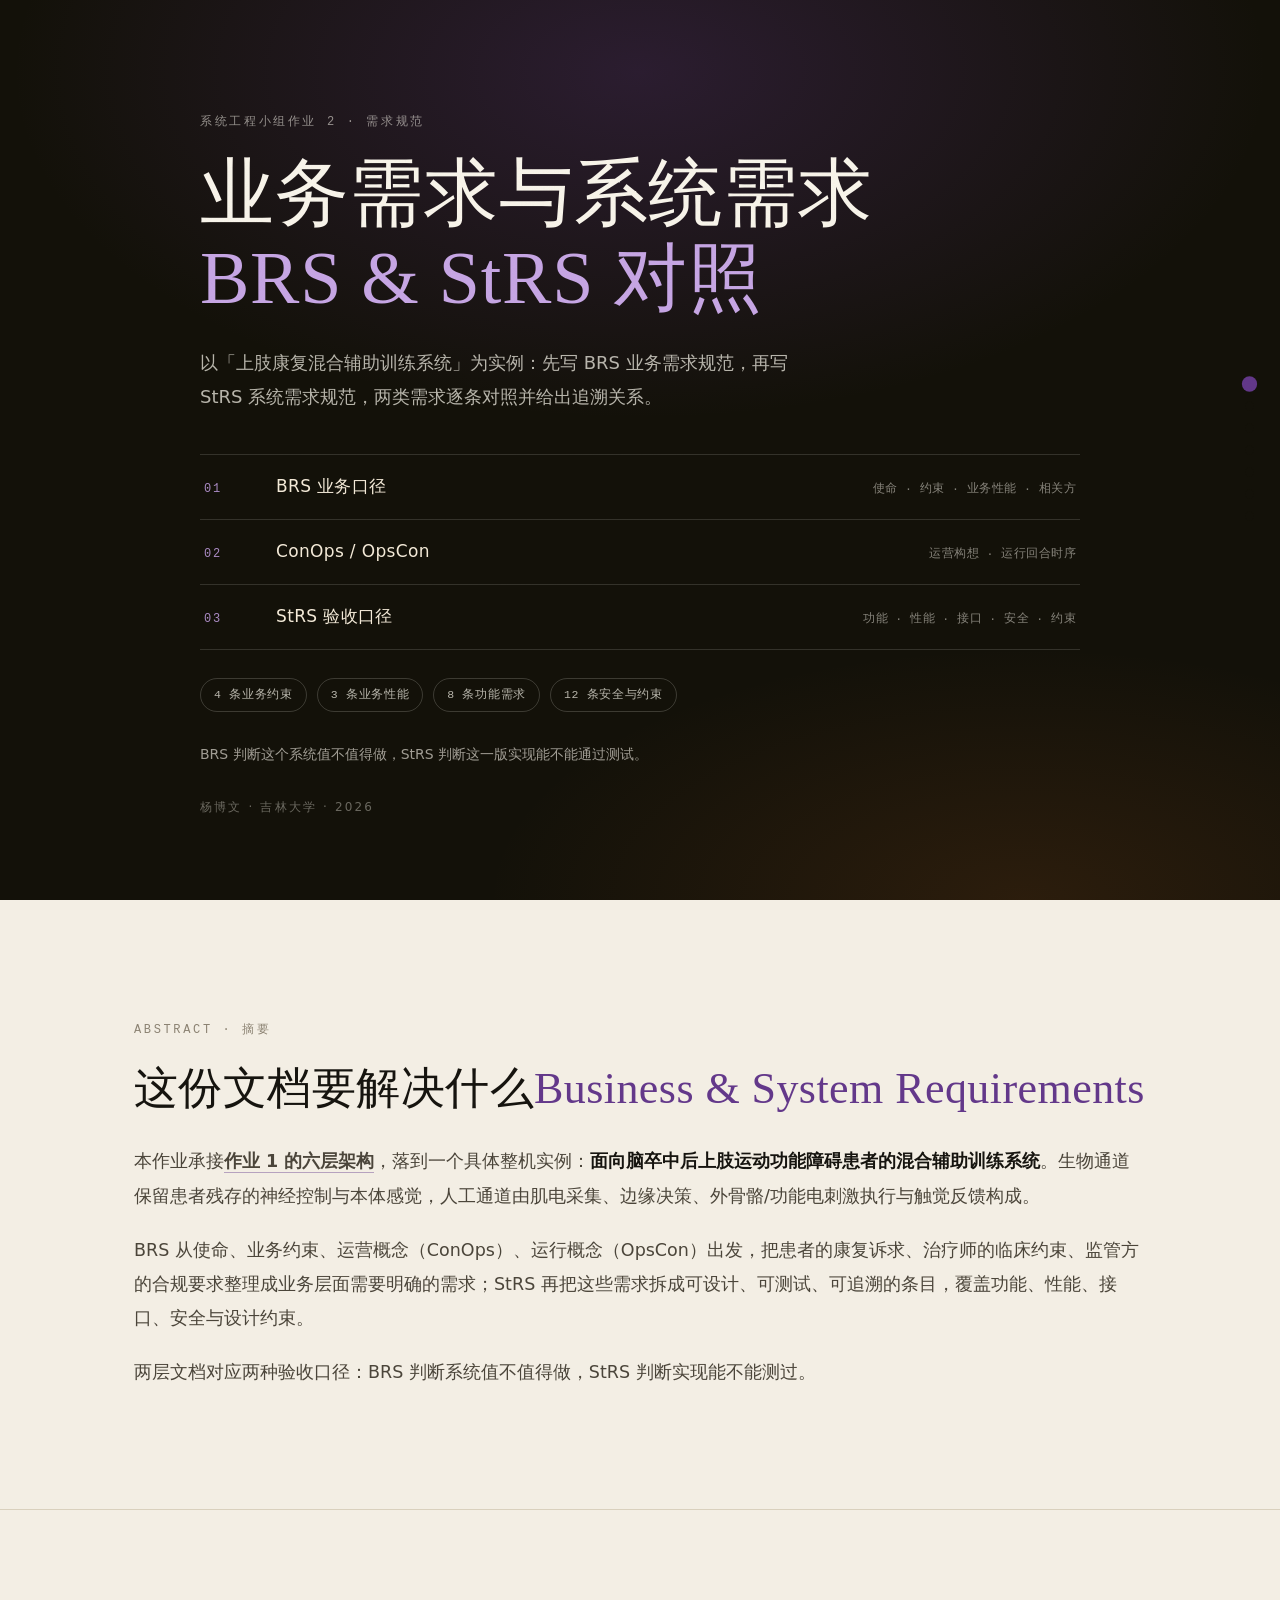
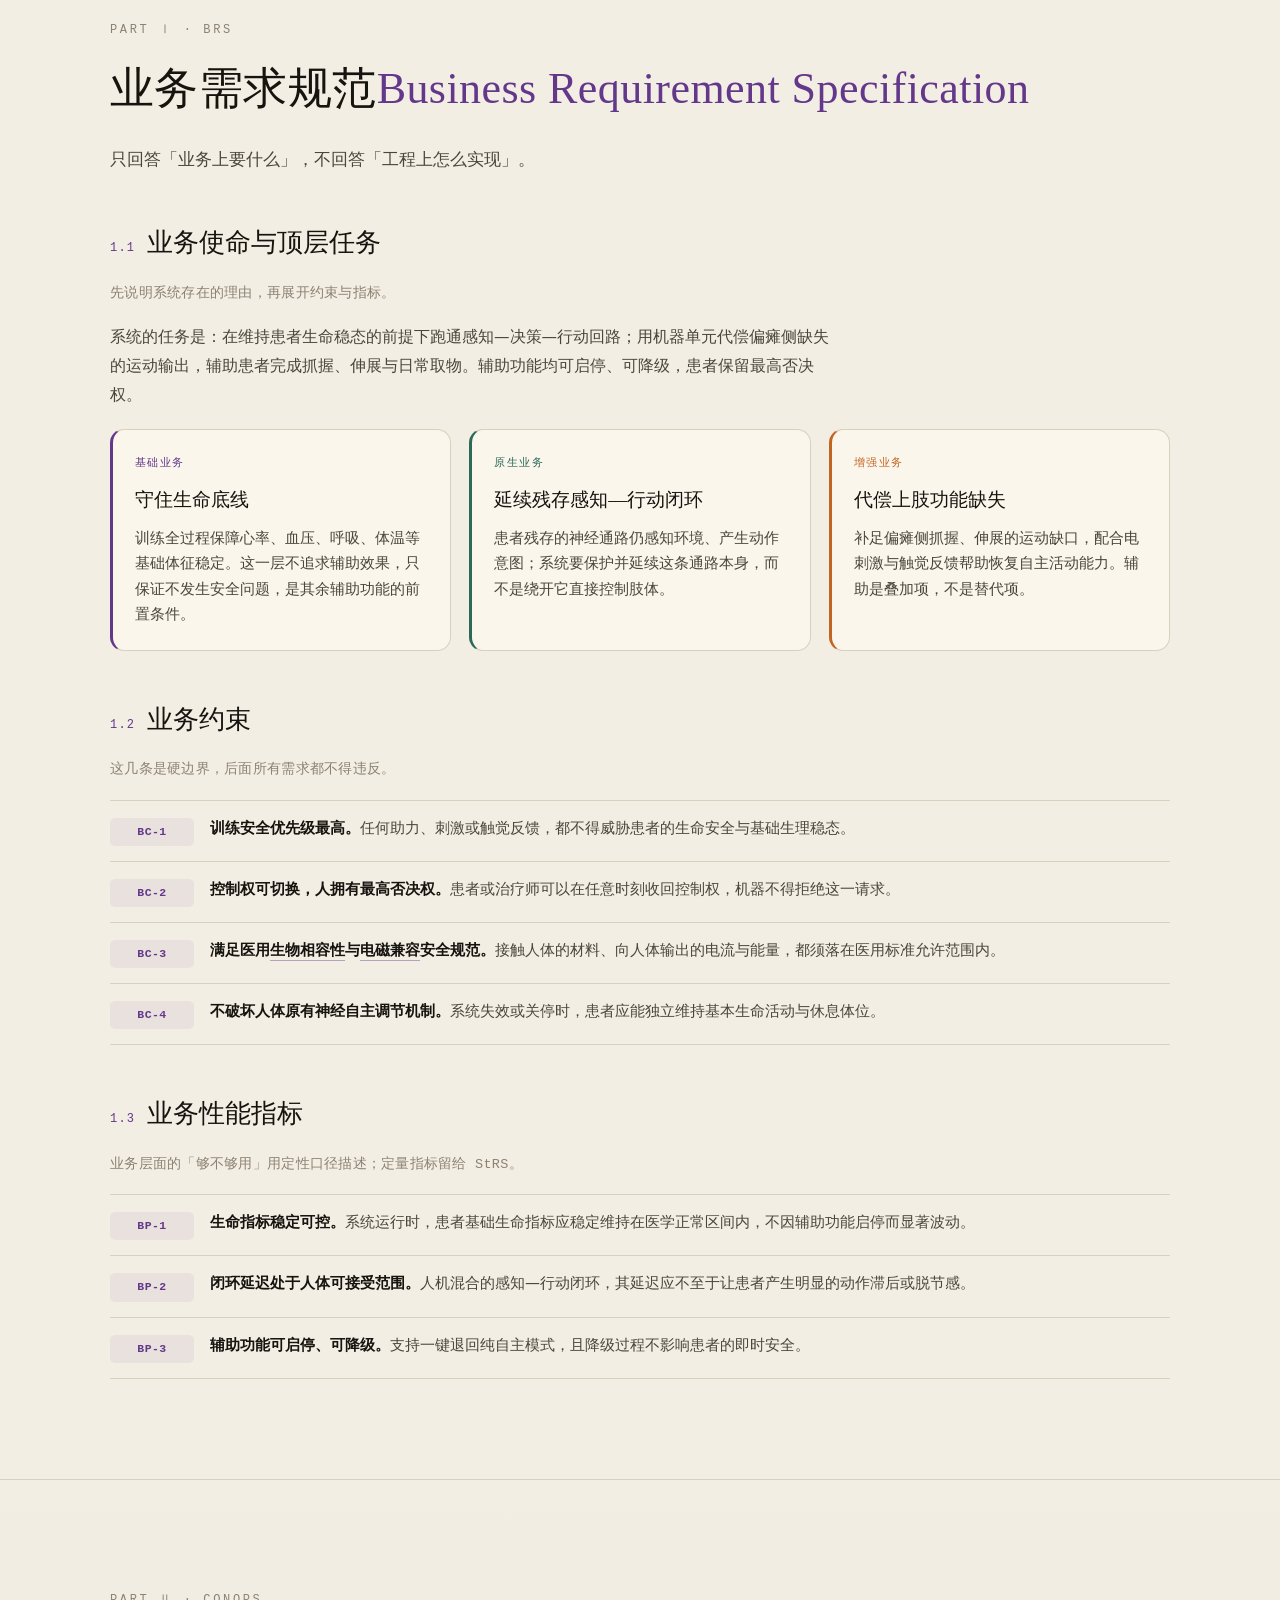
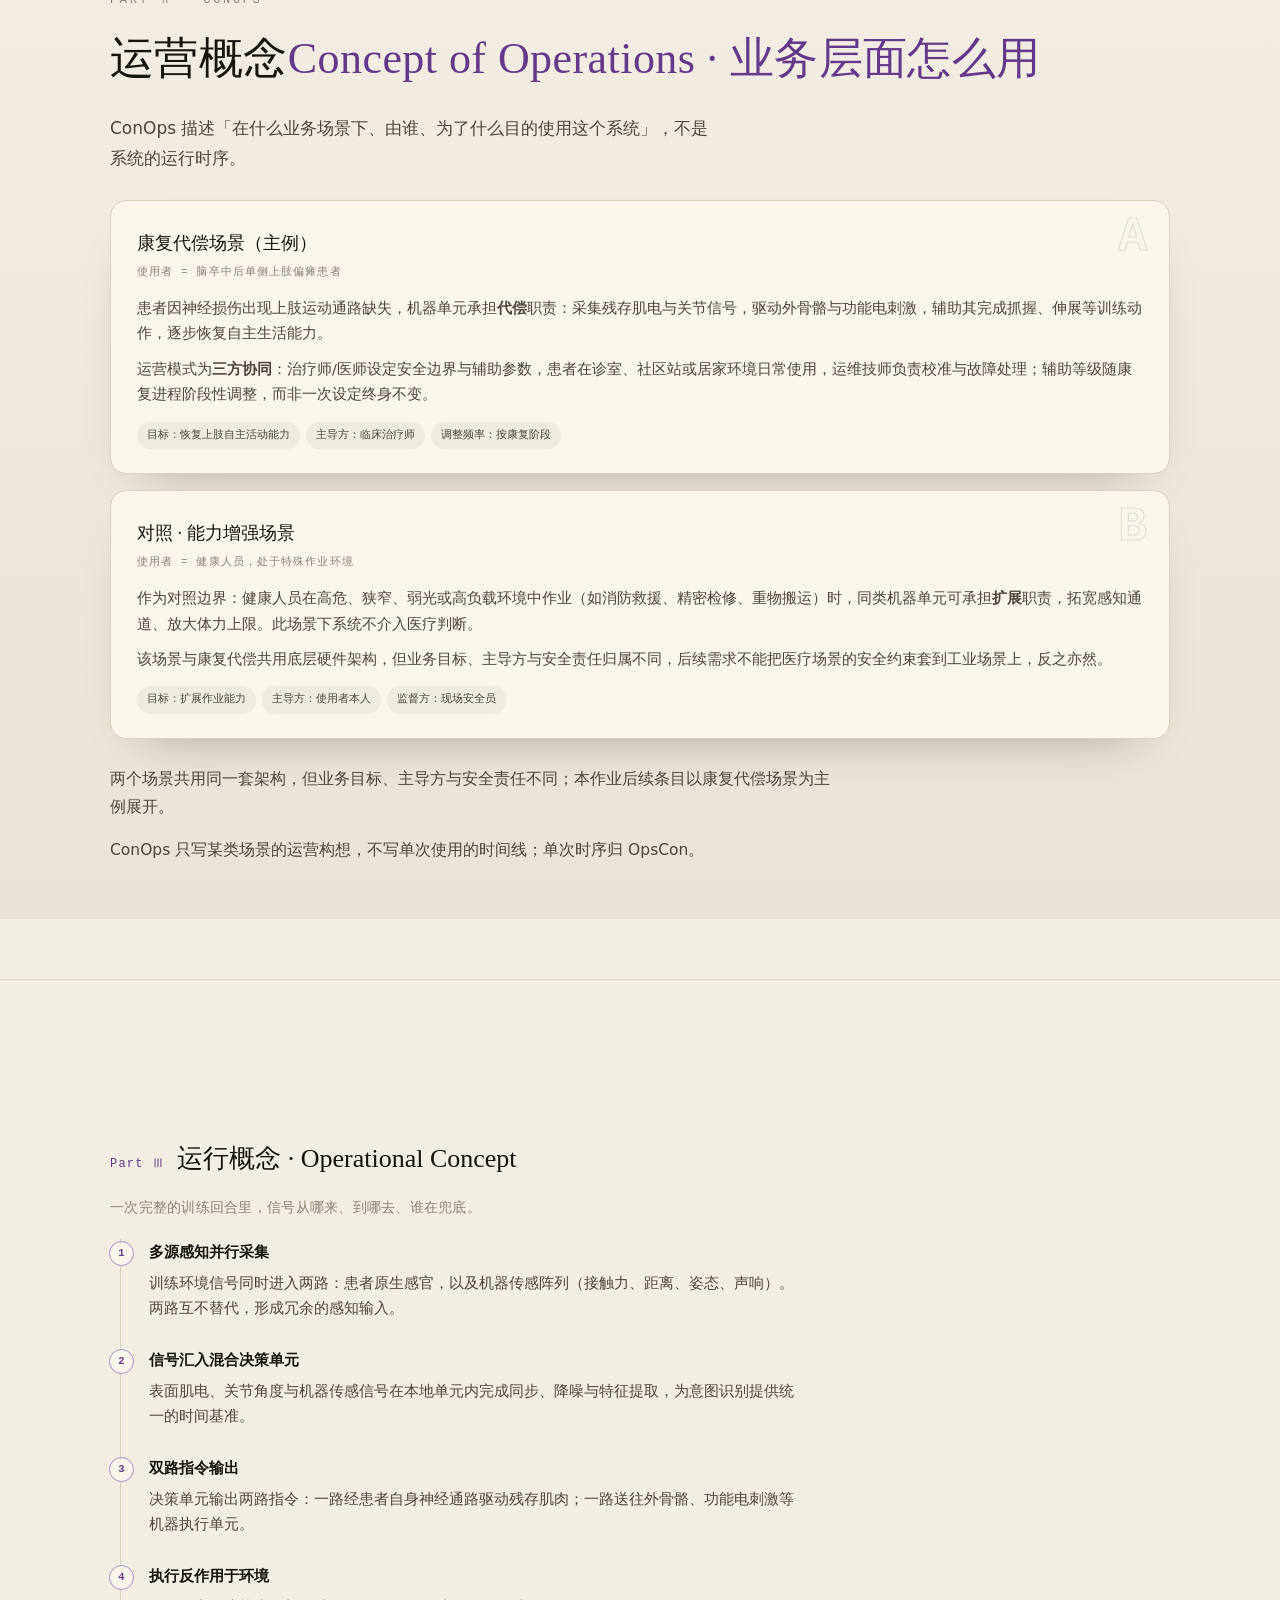
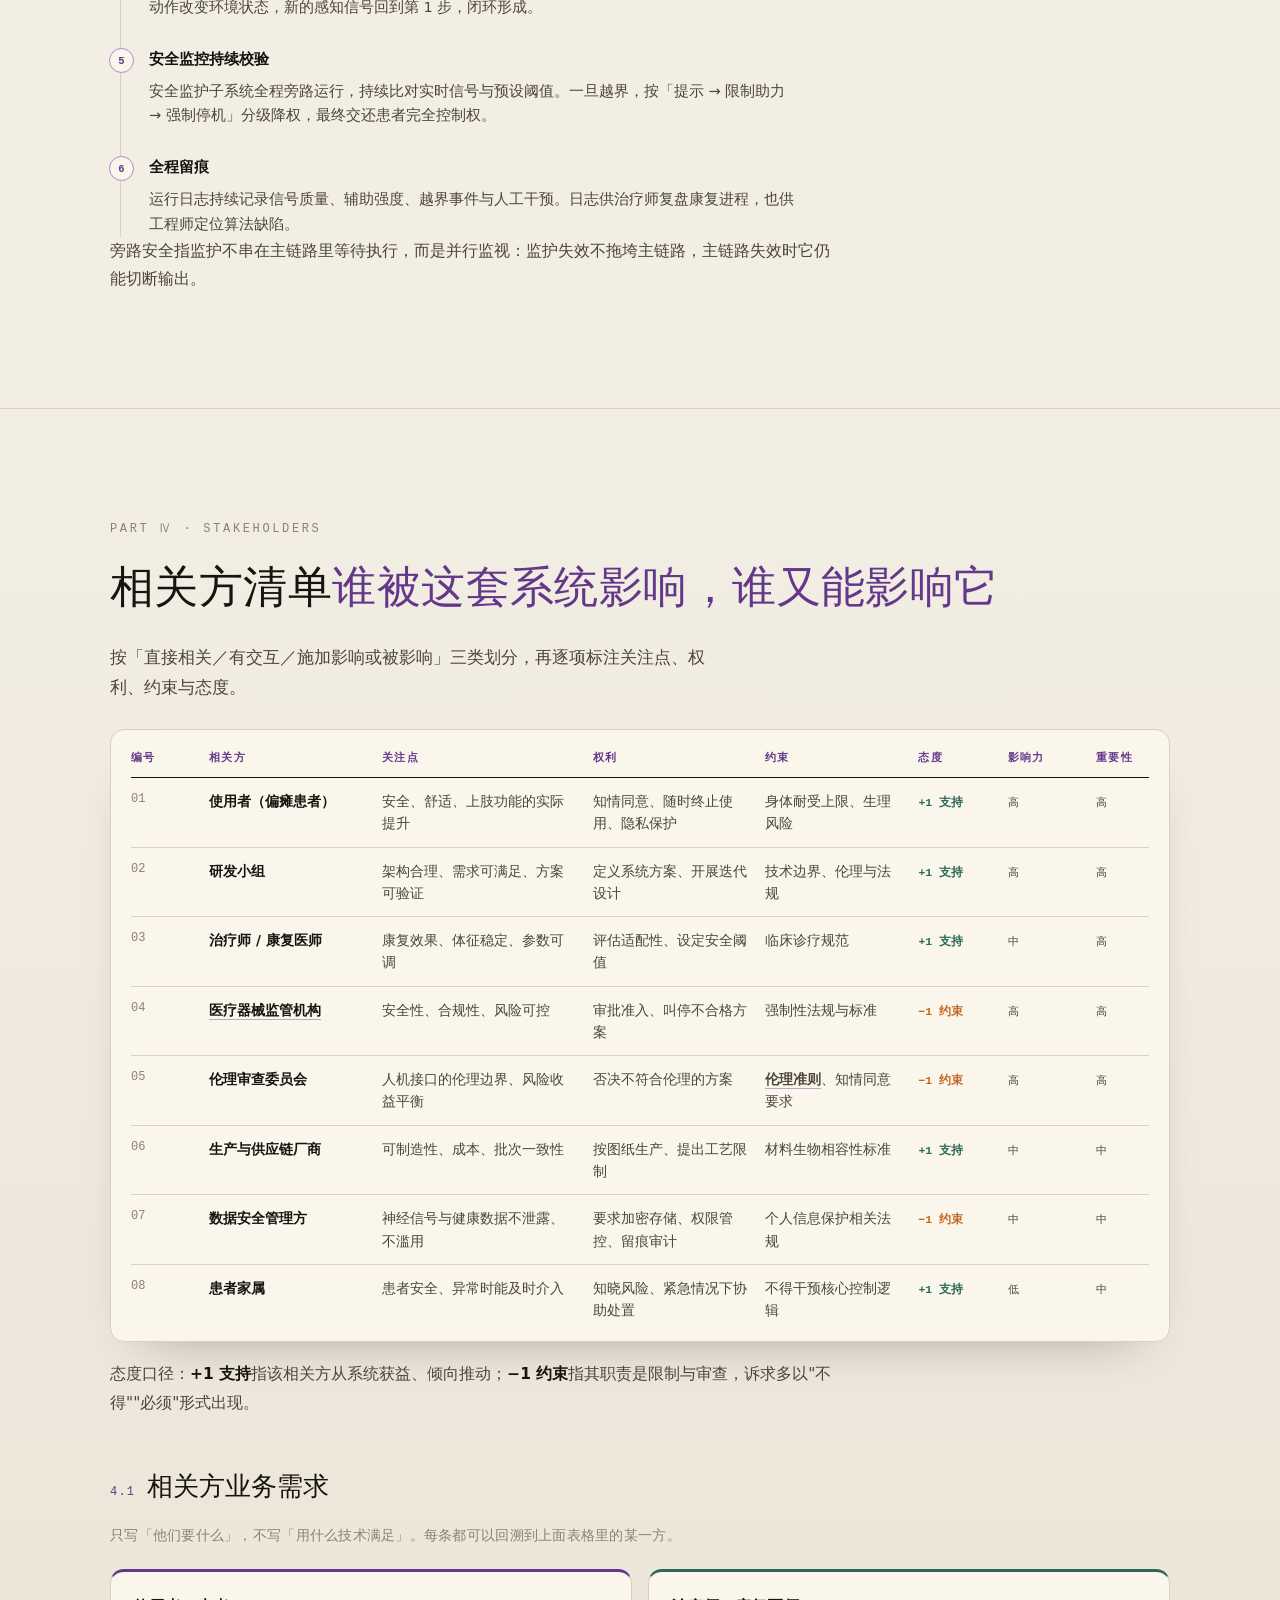
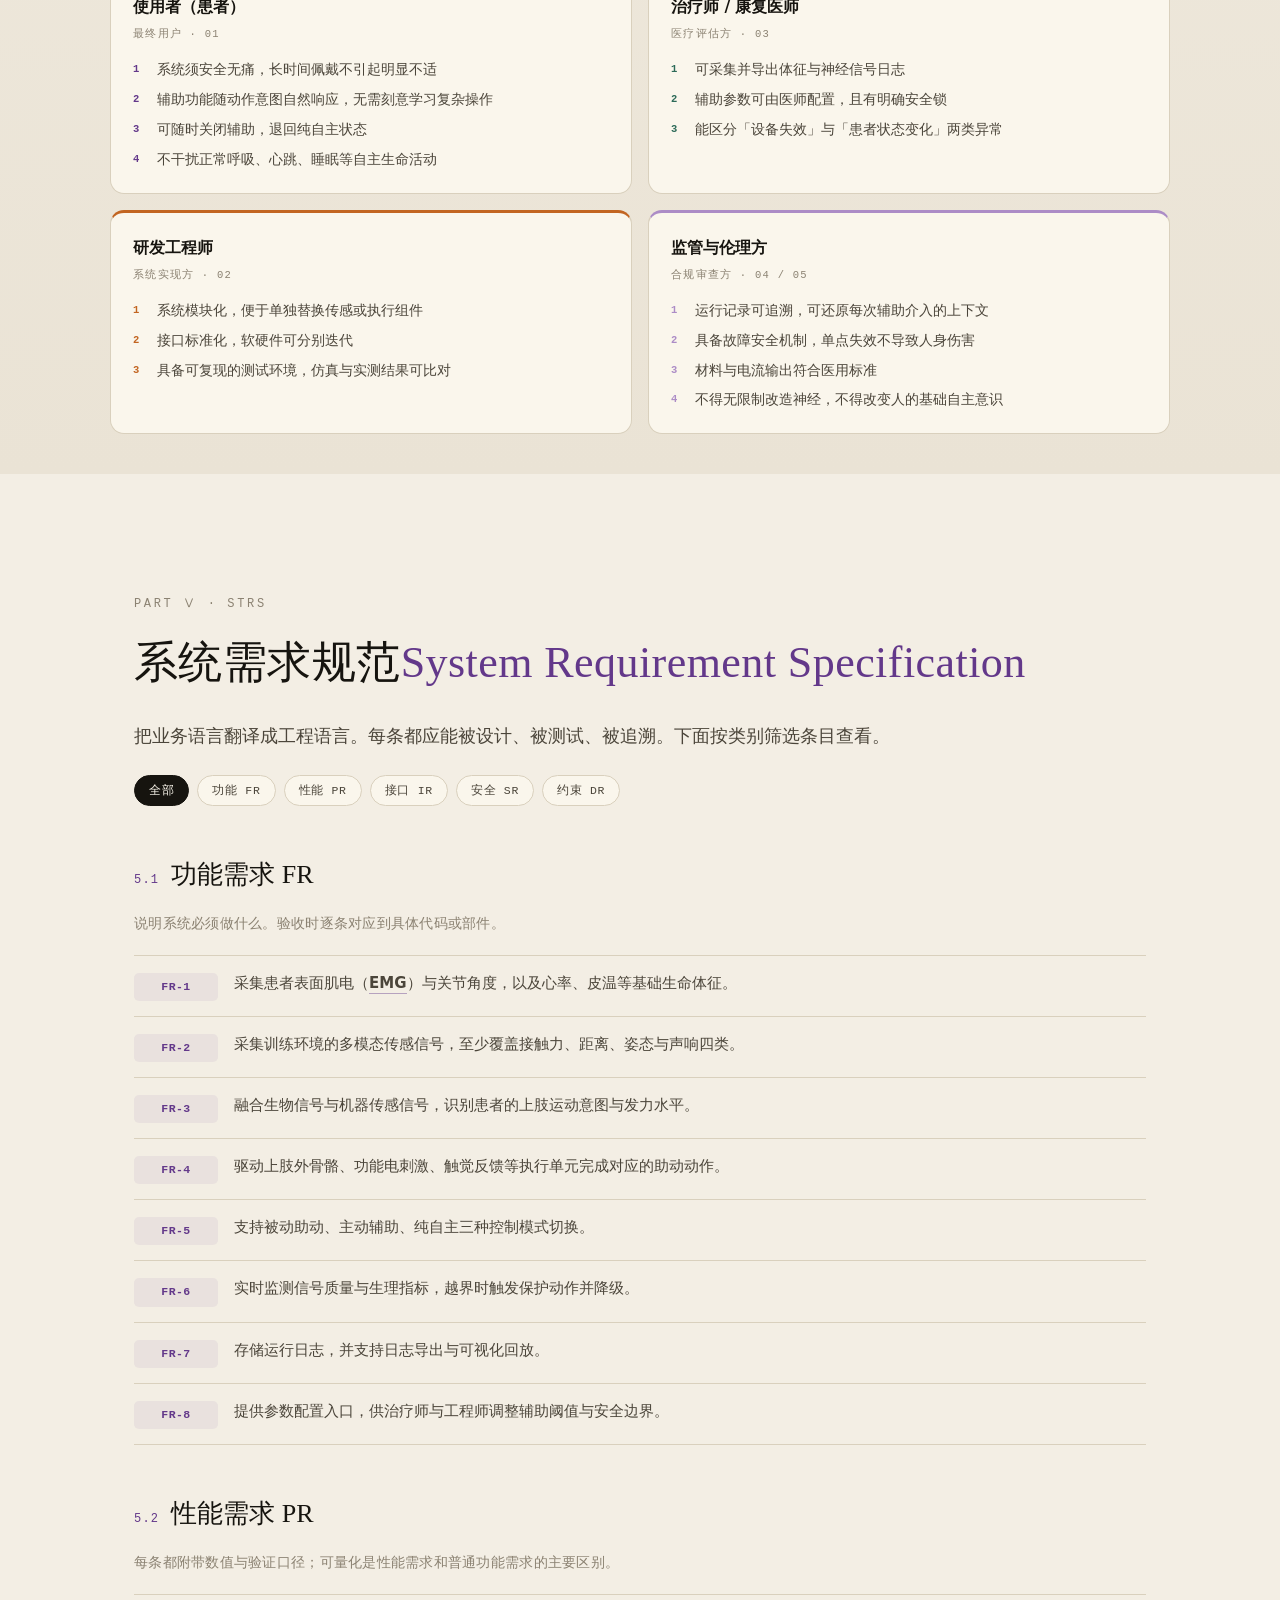
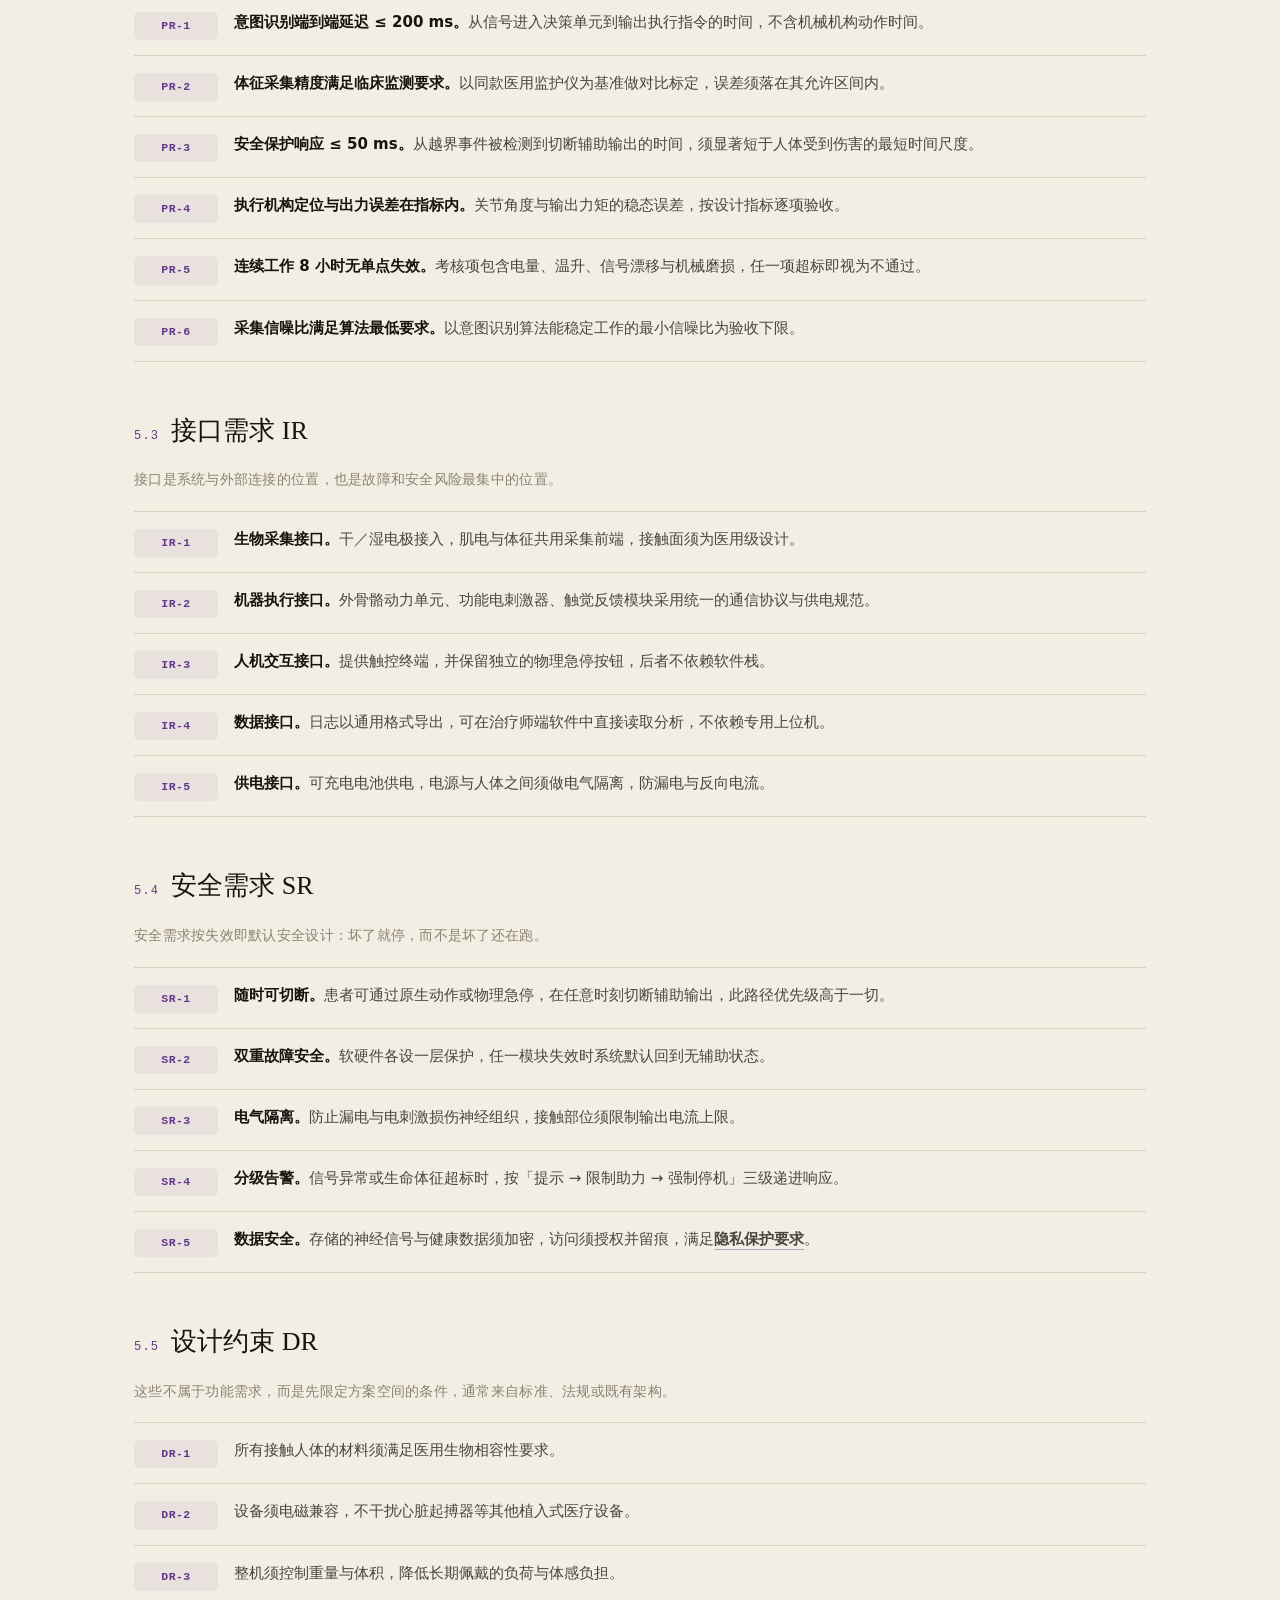
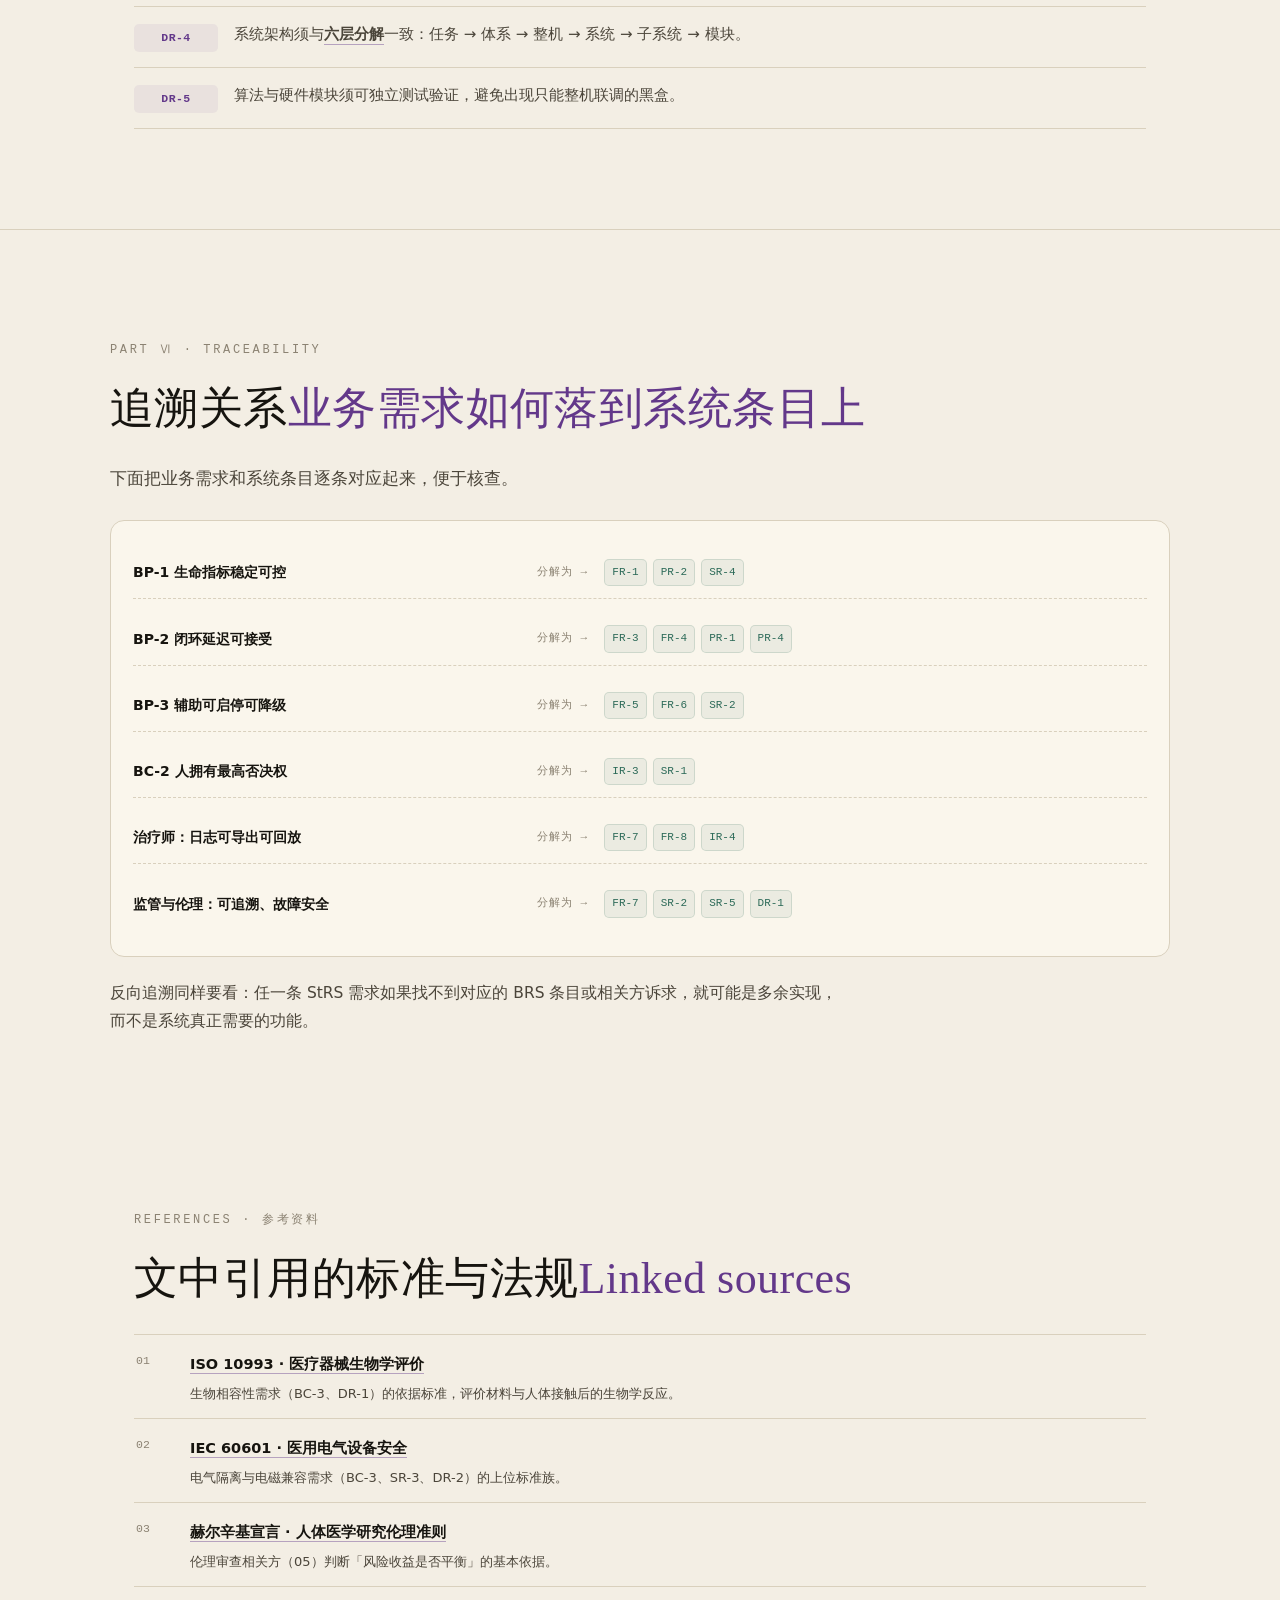
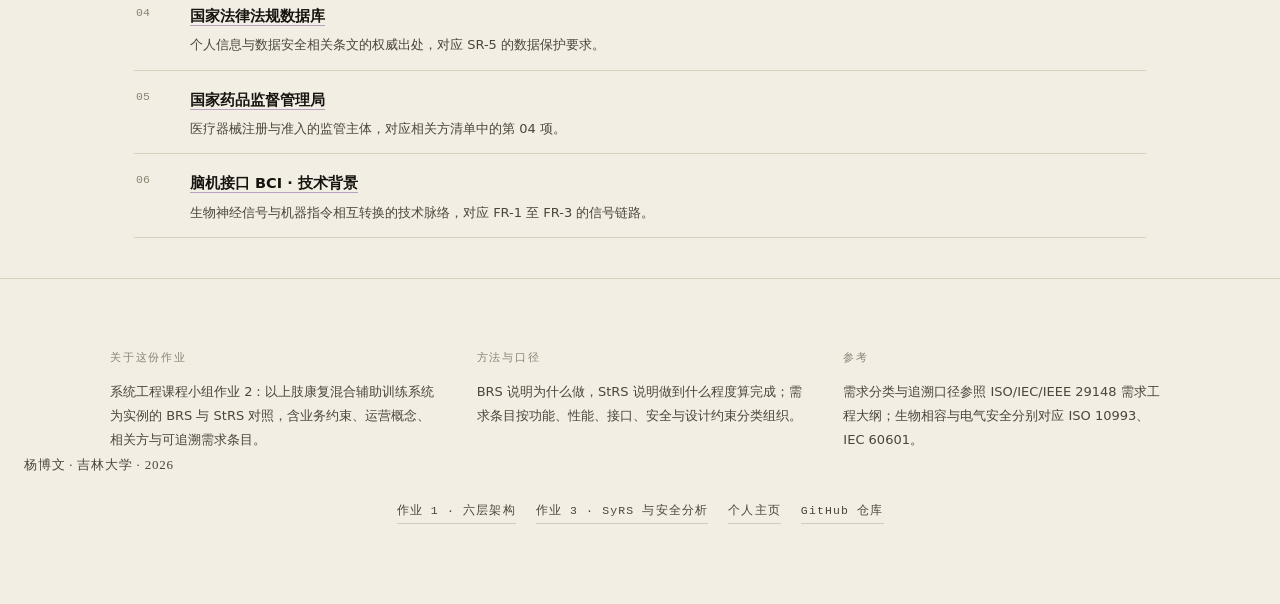
<file: assignment2/index.html>
<!DOCTYPE html>
<html lang="zh-CN">
<head>
<meta charset="UTF-8">
<meta name="viewport" content="width=device-width, initial-scale=1">
<title>需求规范 BRS &amp; StRS｜上肢康复混合辅助训练系统</title>
<meta name="description" content="小组作业 2：以上肢康复混合辅助训练系统为实例，从业务使命、业务约束、ConOps/OpsCon 到功能、性能、接口、安全与设计约束，给出可追溯的 BRS 与 StRS 对照。">
<link rel="icon" href="data:image/svg+xml,%3Csvg xmlns='http://www.w3.org/2000/svg' viewBox='0 0 32 32'%3E%3Crect width='32' height='32' rx='8' fill='%23faf6ec'/%3E%3Cpath d='M9 21V11h5a4 4 0 0 1 0 8h-2' stroke='%2363388a' stroke-width='2.2' fill='none' stroke-linecap='round'/%3E%3Ccircle cx='23' cy='21' r='2.4' fill='%232c6a58'/%3E%3C/svg%3E">
<style>
:root{
  --paper:#f3eee4; --paper2:#eae3d5; --cream:#faf6ec;
  --ink:#16140f; --ink-2:#4b453a; --muted:#8b8272; --rule:#d9d0bd;
  --purple:#63388a; --purple-soft:#ac8cc6;
  --green:#2c6a58; --green-soft:#8ab3a4;
  --orange:#c26521; --dark:#131109;
  --serif:"Songti SC","SimSun","STSong","Source Han Serif SC","Noto Serif SC",serif;
  --sans:"PingFang SC","Microsoft YaHei","Hiragino Sans GB","Noto Sans SC",system-ui,sans-serif;
  --mono:"SFMono-Regular","Cascadia Mono","Consolas","Menlo",monospace;
}
*{box-sizing:border-box;margin:0;padding:0}
html{scroll-behavior:smooth}
body{background:var(--paper);color:var(--ink);font-family:var(--sans);font-size:17px;line-height:1.75;-webkit-font-smoothing:antialiased;text-rendering:optimizeLegibility}
.noise{position:fixed;inset:0;z-index:9000;pointer-events:none;opacity:.24;mix-blend-mode:multiply;background-image:url("data:image/svg+xml,%3Csvg xmlns='http://www.w3.org/2000/svg' width='160' height='160'%3E%3Cfilter id='n'%3E%3CfeTurbulence type='fractalNoise' baseFrequency='0.82' numOctaves='3'/%3E%3C/filter%3E%3Crect width='160' height='160' filter='url(%23n)' opacity='0.36'/%3E%3C/svg%3E")}
.progress{position:fixed;top:0;left:0;height:3px;width:0;background:var(--purple);z-index:1000;transition:width .1s linear}

.side-nav{position:fixed;right:26px;top:50%;transform:translateY(-50%);display:flex;flex-direction:column;gap:13px;z-index:100}
.nav-dot{width:9px;height:9px;border-radius:50%;background:rgba(22,20,15,.14);cursor:pointer;position:relative;transition:all .3s}
.nav-dot.active,.nav-dot:hover{background:var(--purple);transform:scale(1.7)}
.nav-dot::after{content:attr(data-label);position:absolute;right:20px;top:50%;transform:translateY(-50%);font-family:var(--mono);font-size:11px;white-space:nowrap;background:var(--ink);color:var(--cream);padding:3px 9px;border-radius:3px;opacity:0;transition:opacity .25s}
.nav-dot:hover::after{opacity:1}

/* ---------- HERO ---------- */
.hero{position:relative;min-height:100vh;background:var(--dark);color:var(--cream);display:flex;align-items:center;justify-content:center;padding:70px 24px 40px;overflow:hidden}
.hero::before{content:"";position:absolute;inset:0;pointer-events:none;background:radial-gradient(70% 55% at 50% 8%,rgba(99,56,138,.30),transparent 70%),radial-gradient(60% 40% at 80% 100%,rgba(194,101,33,.14),transparent 70%)}
.hero-inner{position:relative;width:100%;max-width:880px;margin:0 auto;text-align:left}
.eyebrow{font-family:var(--mono);font-size:12px;letter-spacing:.22em;text-transform:uppercase;color:var(--muted);margin:0 0 18px}
.hero .eyebrow{color:rgba(250,246,236,.55)}
.hero h1{font-family:var(--serif);font-size:clamp(38px,6.2vw,74px);line-height:1.14;margin:0 0 26px;letter-spacing:.01em;font-weight:400}
.hero h1 em{font-style:normal;color:#c8a7e6;display:inline-block}
.lede{font-size:clamp(15px,1.5vw,18px);color:rgba(250,246,236,.72);max-width:620px;margin:0 0 40px;line-height:1.9}
.hero-path{display:flex;flex-direction:column;border-top:1px solid rgba(250,246,236,.14)}
.path-step{display:grid;grid-template-columns:56px 1fr auto;align-items:baseline;gap:16px;padding:17px 4px;border-bottom:1px solid rgba(250,246,236,.14)}
.path-step .idx{font-family:var(--mono);font-size:12px;letter-spacing:.14em;color:var(--purple-soft)}
.path-step .name{font-family:var(--sans);font-size:17px;color:#f6ecda;letter-spacing:.02em}
.path-step .note{font-family:var(--mono);font-size:11.5px;color:rgba(250,246,236,.5);letter-spacing:.04em}
.hero-meta{display:flex;flex-wrap:wrap;gap:10px;margin-top:28px}
.meta-chip{font-family:var(--mono);font-size:11.5px;letter-spacing:.06em;color:rgba(250,246,236,.72);border:1px solid rgba(250,246,236,.18);border-radius:999px;padding:6px 13px}
.hero-note{margin:30px 0 0;font-size:14px;line-height:1.8;color:rgba(250,246,236,.62);max-width:620px}
.signature{margin:30px 0 0;font-size:12px;letter-spacing:.18em;color:rgba(250,246,236,.38)}

/* ---------- SECTIONS ---------- */
.chapter{max-width:1060px;margin:0 auto;padding:120px 24px 40px}
.deck,.lab{padding:110px 24px 40px;border-top:1px solid var(--rule);margin-top:60px}
.deck.alt{background:linear-gradient(180deg,var(--paper),var(--paper2))}
.deck-head,.lab-inner{max-width:1060px;margin:0 auto}
h2.serif{font-family:var(--serif);font-size:clamp(28px,3.9vw,44px);line-height:1.35;margin:0 0 26px;letter-spacing:.01em;font-weight:400}
.em{color:var(--purple);font-style:normal}
.prose{margin:0 0 20px;color:var(--ink-2);font-size:17.5px;line-height:1.95}
.prose strong{color:var(--ink);font-weight:700}
.deck-sub{color:var(--ink-2);max-width:600px;margin:0 0 26px}
.sec-head{display:flex;align-items:baseline;gap:12px;margin:46px 0 16px}
.sec-head .no{font-family:var(--mono);font-size:12px;color:var(--purple);letter-spacing:.1em;flex:none}
.sec-head h3{font-family:var(--serif);font-size:clamp(20px,2.4vw,26px);font-weight:400;margin:0}
.sec-note{color:var(--muted);font-size:13.5px;margin:4px 0 18px;font-family:var(--mono);letter-spacing:.02em}
p.body{font-size:15.5px;color:var(--ink-2);margin-bottom:14px;max-width:74ch;line-height:1.85}
p.body strong{color:var(--ink);font-weight:700}
.pull{font-size:clamp(22px,3vw,30px);line-height:1.5;color:var(--ink);margin:64px 0 0;padding-left:22px;border-left:2px solid var(--purple);font-family:var(--serif)}

/* ---------- CARDS ---------- */
.cards{display:grid;grid-template-columns:repeat(3,1fr);gap:18px;margin-top:20px}
.card{background:var(--cream);border:1px solid var(--rule);border-radius:14px;padding:24px 22px 22px;border-left:3px solid var(--card-c,var(--purple));transition:transform .25s,box-shadow .25s}
.card:hover{transform:translateY(-3px);box-shadow:0 14px 30px -20px rgba(22,20,15,.35)}
.card .tag{font-family:var(--mono);font-size:10.5px;letter-spacing:.14em;text-transform:uppercase;color:var(--card-c,var(--purple));display:block;margin-bottom:10px}
.card h4{font-family:var(--serif);font-size:19px;font-weight:400;margin-bottom:10px}
.card p{font-size:14.5px;color:var(--ink-2);line-height:1.75}
.card ul{list-style:none;margin-top:8px}
.card ul li{font-size:14px;color:var(--ink-2);padding:5px 0 5px 15px;position:relative;line-height:1.65}
.card ul li::before{content:'';position:absolute;left:0;top:13px;width:4px;height:4px;border-radius:50%;background:var(--card-c,var(--purple))}

/* ---------- REQUIREMENT LIST ---------- */
.req-list{display:flex;flex-direction:column;border-top:1px solid var(--rule)}
.req{display:grid;grid-template-columns:84px 1fr;gap:16px;align-items:start;padding:15px 4px 15px 0;border-bottom:1px solid var(--rule);cursor:pointer;transition:background .2s,padding-left .2s}
.req:hover{background:rgba(255,255,255,.6);padding-left:10px}
.req-id{font-family:var(--mono);font-size:11.5px;font-weight:700;letter-spacing:.04em;color:var(--card-c,var(--purple));background:rgba(99,56,138,.07);border-radius:5px;padding:4px 0;text-align:center;margin-top:2px;white-space:nowrap}
.req-txt{font-size:15px;color:var(--ink-2);line-height:1.72}
.req-txt b{color:var(--ink);font-weight:700}

/* ---------- FILTER CHIPS ---------- */
.filter-bar{display:flex;flex-wrap:wrap;gap:8px;margin:22px 0 8px}
.fchip{font-family:var(--mono);font-size:11.5px;letter-spacing:.06em;padding:7px 14px;border-radius:999px;border:1px solid var(--rule);background:var(--cream);color:var(--ink-2);cursor:pointer;transition:.18s}
.fchip:hover{border-color:var(--purple-soft)}
.fchip.on{background:var(--ink);color:var(--cream);border-color:var(--ink)}

/* ---------- SCENE ---------- */
.scene{background:var(--cream);border:1px solid var(--rule);border-radius:16px;padding:26px 26px 24px;box-shadow:0 24px 50px -34px rgba(22,20,15,.4);position:relative}
.scene+.scene{margin-top:16px}
.scene .letter{position:absolute;right:22px;top:12px;font-family:var(--mono);font-weight:900;font-size:3rem;color:transparent;-webkit-text-stroke:1.2px rgba(22,20,15,.1);line-height:1}
.scene h4{font-family:var(--serif);font-size:1.15rem;font-weight:400;margin-bottom:4px}
.scene .who{font-family:var(--mono);font-size:11px;letter-spacing:.1em;color:var(--muted);margin-bottom:14px}
.scene p{font-size:14.5px;color:var(--ink-2);line-height:1.75;margin-bottom:10px}
.scene .meter{display:flex;flex-wrap:wrap;gap:6px;margin-top:14px}
.scene .meter span{font-family:var(--mono);font-size:11px;padding:4px 10px;border-radius:999px;background:rgba(22,20,15,.05);color:var(--ink-2)}

/* ---------- STEPS ---------- */
.steps{border-left:1px solid var(--rule);margin:18px 0 0 10px;display:grid;gap:0}
.step{position:relative;padding:0 0 26px 28px}
.step:last-child{padding-bottom:0}
.step::before{content:attr(data-i);position:absolute;left:-12px;top:2px;width:23px;height:23px;border-radius:50%;background:var(--cream);border:1px solid var(--purple-soft);color:var(--purple);font-family:var(--mono);font-size:10.5px;font-weight:700;display:flex;align-items:center;justify-content:center}
.step h4{font-size:15px;font-weight:700;margin-bottom:6px}
.step p{font-size:14.5px;color:var(--ink-2);line-height:1.72;max-width:70ch}

/* ---------- STAKE TABLE ---------- */
.tbl-wrap{overflow-x:auto;background:var(--cream);border:1px solid var(--rule);border-radius:14px;box-shadow:0 24px 50px -34px rgba(22,20,15,.4);padding:20px 20px 8px;margin-top:8px}
table.req-table{border-collapse:collapse;width:100%;font-size:13.5px;line-height:1.65}
.req-table th{text-align:left;font-family:var(--mono);font-size:10.5px;letter-spacing:.12em;text-transform:uppercase;color:var(--purple);font-weight:600;padding:0 16px 10px 0;border-bottom:1px solid var(--ink);white-space:nowrap}
.req-table td{padding:12px 16px 12px 0;vertical-align:top;color:var(--ink-2);border-bottom:1px solid var(--rule)}
.req-table tr:last-child td{border-bottom:none}
.req-table td:first-child{font-family:var(--mono);font-size:12px;color:var(--muted);white-space:nowrap}
.req-table td:nth-child(2){color:var(--ink);font-weight:600}
.att{font-family:var(--mono);font-size:11.5px;font-weight:700;white-space:nowrap}
.att.pos{color:var(--green)}.att.neg{color:var(--orange)}
.lv{font-family:var(--mono);font-size:11px;letter-spacing:.06em;color:var(--ink-2);white-space:nowrap}

/* ---------- STAKE NEEDS ---------- */
.stake-grid{display:grid;grid-template-columns:repeat(2,1fr);gap:16px;margin-top:20px}
.stake{background:var(--cream);border:1px solid var(--rule);border-radius:14px;padding:22px 22px 18px;position:relative;border-top:3px solid var(--sc,var(--purple))}
.stake h4{font-size:15.5px;font-weight:700;margin-bottom:4px}
.stake .role{font-family:var(--mono);font-size:10.5px;letter-spacing:.12em;text-transform:uppercase;color:var(--muted);margin-bottom:12px}
.stake ol{list-style:none;counter-reset:n}
.stake ol li{counter-increment:n;font-size:14px;color:var(--ink-2);line-height:1.7;padding:3px 0 3px 24px;position:relative}
.stake ol li::before{content:counter(n);position:absolute;left:0;top:6px;font-family:var(--mono);font-size:10.5px;font-weight:700;color:var(--sc,var(--purple));width:16px}

/* ---------- TRACE ---------- */
.trace{display:grid;gap:14px;margin-top:10px;padding:26px 22px;background:var(--cream);border:1px solid var(--rule);border-radius:14px}
.trace-row{display:grid;grid-template-columns:1fr auto 1.4fr;gap:16px;align-items:center;padding:12px 0;border-bottom:1px dashed var(--rule)}
.trace-row:last-child{border-bottom:none}
.trace-from{font-size:14px;color:var(--ink);font-weight:700}
.trace-arrow{font-family:var(--mono);font-size:11px;color:var(--muted);letter-spacing:.1em}
.trace-to{display:flex;flex-wrap:wrap;gap:6px}
.trace-to span{font-family:var(--mono);font-size:11px;padding:3px 7px;border-radius:5px;background:rgba(44,106,88,.07);color:var(--green);border:1px solid rgba(44,106,88,.16)}

/* ---------- REFS ---------- */
.refs{display:grid;gap:0;margin-top:26px;border-top:1px solid var(--rule)}
.ref{display:grid;grid-template-columns:40px 1fr;gap:14px;align-items:start;padding:14px 2px;border-bottom:1px solid var(--rule)}
.ref .rn{font-family:var(--mono);font-size:11.5px;color:var(--muted);padding-top:2px}
.ref .rt{color:var(--ink);font-weight:700;font-size:14.5px}
.ref .rd{font-size:13px;color:var(--ink-2);margin-top:4px;line-height:1.62;display:block}
a.lnk{color:inherit;font-weight:700;text-decoration:none;border-bottom:1px solid rgba(99,56,138,.42);padding-bottom:1px;transition:color .2s,border-color .2s}
a.lnk:hover{color:var(--purple);border-bottom-color:var(--purple)}

/* ---------- FOOTER ---------- */
.foot{border-top:1px solid var(--rule);padding:70px 24px 80px;background:var(--paper)}
.foot-grid{max-width:1060px;margin:0 auto;display:grid;grid-template-columns:repeat(3,1fr);gap:40px}
.foot h5{margin:0 0 12px;font-size:11px;letter-spacing:.16em;color:var(--muted);font-weight:500;font-family:var(--mono)}
.foot p{margin:0;font-size:13px;line-height:1.85;color:var(--ink-2)}
.foot-sig{max-width:1060px;margin:56px auto 0;font-size:15px;color:var(--ink);letter-spacing:.06em;font-family:var(--serif)}
.foot-links{display:flex;gap:20px;justify-content:center;flex-wrap:wrap;margin-top:24px}
.foot-links a{font-family:var(--mono);font-size:11.5px;letter-spacing:.1em;color:var(--ink-2);text-decoration:none;border-bottom:1px solid rgba(22,20,15,.16);padding-bottom:2px}
.foot-links a:hover{color:var(--purple);border-bottom-color:var(--purple)}

.to-top{position:fixed;left:26px;bottom:26px;width:42px;height:42px;border-radius:50%;border:none;background:var(--ink);color:var(--cream);font-size:15px;cursor:pointer;box-shadow:0 4px 16px rgba(22,20,15,.22);opacity:0;visibility:hidden;transition:all .3s;z-index:97}
.to-top.on{opacity:1;visibility:visible}
.to-top:hover{background:var(--purple);transform:translateY(-3px)}
.toast{position:fixed;left:50%;bottom:34px;transform:translate(-50%,20px);background:var(--ink);color:var(--cream);font-family:var(--mono);font-size:12.5px;padding:10px 18px;border-radius:3px;opacity:0;pointer-events:none;transition:all .28s;z-index:200}
.toast.on{opacity:1;transform:translate(-50%,0)}
.rv{opacity:0;transform:translateY(26px);transition:opacity .7s ease,transform .7s ease}
.rv.on{opacity:1;transform:none}

@media (min-width:720px){.cards{grid-template-columns:repeat(3,1fr)}}
@media (max-width:980px){.cards,.stake-grid{grid-template-columns:1fr;gap:16px}.foot-grid{grid-template-columns:1fr}}
@media (max-width:719px){
  .side-nav{display:none}
  .chapter,.deck,.lab{padding-left:20px;padding-right:20px}
  .trace-row{grid-template-columns:1fr;gap:6px}
  .path-step{grid-template-columns:40px 1fr;row-gap:4px}
  .path-step .note{grid-column:2}
  .hero{padding-top:64px}
}
@media (prefers-reduced-motion:reduce){*{animation:none!important;transition:none!important}html{scroll-behavior:auto}}
</style>
</head>
<body>

<div class="noise"></div>
<div class="progress" id="progress"></div>

<nav class="side-nav">
    <div class="nav-dot active" data-target="top" data-label="开头"></div>
    <div class="nav-dot" data-target="brs" data-label="BRS 业务需求"></div>
    <div class="nav-dot" data-target="conops" data-label="ConOps"></div>
    <div class="nav-dot" data-target="opscon" data-label="OpsCon"></div>
    <div class="nav-dot" data-target="stake" data-label="相关方"></div>
    <div class="nav-dot" data-target="strs" data-label="StRS 系统需求"></div>
    <div class="nav-dot" data-target="trace" data-label="追溯关系"></div>
</nav>

<header class="hero" id="top">
    <div class="hero-inner">
        <p class="eyebrow">系统工程小组作业 2 · 需求规范</p>
        <h1 class="serif">业务需求与系统需求<br><em>BRS &amp; StRS 对照</em></h1>
        <p class="lede">以「上肢康复混合辅助训练系统」为实例：先写 BRS 业务需求规范，再写 StRS 系统需求规范，两类需求逐条对照并给出追溯关系。</p>

        <div class="hero-path">
            <div class="path-step"><span class="idx">01</span><span class="name">BRS 业务口径</span><span class="note">使命 · 约束 · 业务性能 · 相关方</span></div>
            <div class="path-step"><span class="idx">02</span><span class="name">ConOps / OpsCon</span><span class="note">运营构想 · 运行回合时序</span></div>
            <div class="path-step"><span class="idx">03</span><span class="name">StRS 验收口径</span><span class="note">功能 · 性能 · 接口 · 安全 · 约束</span></div>
        </div>

        <div class="hero-meta">
            <span class="meta-chip">4 条业务约束</span>
            <span class="meta-chip">3 条业务性能</span>
            <span class="meta-chip">8 条功能需求</span>
            <span class="meta-chip">12 条安全与约束</span>
        </div>

        <p class="hero-note">BRS 判断这个系统值不值得做，StRS 判断这一版实现能不能通过测试。</p>
        <p class="signature">杨博文 · 吉林大学 · 2026</p>
    </div>
</header>

<div class="chapter rv" id="abstract">
    <p class="eyebrow">Abstract · 摘要</p>
    <h2 class="serif">这份文档要解决什么<span class="em">Business &amp; System Requirements</span></h2>
    <p class="prose">本作业承接<a class="lnk" href="https://boweny67.github.io/assignment1/">作业 1 的六层架构</a>，落到一个具体整机实例：<strong>面向脑卒中后上肢运动功能障碍患者的混合辅助训练系统</strong>。生物通道保留患者残存的神经控制与本体感觉，人工通道由肌电采集、边缘决策、外骨骼/功能电刺激执行与触觉反馈构成。</p>
    <p class="prose">BRS 从使命、业务约束、运营概念（ConOps）、运行概念（OpsCon）出发，把患者的康复诉求、治疗师的临床约束、监管方的合规要求整理成业务层面需要明确的需求；StRS 再把这些需求拆成可设计、可测试、可追溯的条目，覆盖功能、性能、接口、安全与设计约束。</p>
    <p class="prose">两层文档对应两种验收口径：BRS 判断系统值不值得做，StRS 判断实现能不能测过。</p>
</div>

<div class="deck" id="brs">
    <div class="deck-head">
        <p class="eyebrow">Part Ⅰ · BRS</p>
        <h2 class="serif">业务需求规范<span class="em">Business Requirement Specification</span></h2>
        <p class="deck-sub">只回答「业务上要什么」，不回答「工程上怎么实现」。</p>
    </div>
    <div class="lab-inner">
        <div class="sec-head"><span class="no">1.1</span><h3>业务使命与顶层任务</h3></div>
        <p class="sec-note">先说明系统存在的理由，再展开约束与指标。</p>
        <p class="body">系统的任务是：在维持患者生命稳态的前提下跑通感知—决策—行动回路；用机器单元代偿偏瘫侧缺失的运动输出，辅助患者完成抓握、伸展与日常取物。辅助功能均可启停、可降级，患者保留最高否决权。</p>

        <div class="cards">
            <div class="card" style="--card-c:var(--purple)">
                <span class="tag">基础业务</span>
                <h4>守住生命底线</h4>
                <p>训练全过程保障心率、血压、呼吸、体温等基础体征稳定。这一层不追求辅助效果，只保证不发生安全问题，是其余辅助功能的前置条件。</p>
            </div>
            <div class="card" style="--card-c:var(--green)">
                <span class="tag">原生业务</span>
                <h4>延续残存感知—行动闭环</h4>
                <p>患者残存的神经通路仍感知环境、产生动作意图；系统要保护并延续这条通路本身，而不是绕开它直接控制肢体。</p>
            </div>
            <div class="card" style="--card-c:var(--orange)">
                <span class="tag">增强业务</span>
                <h4>代偿上肢功能缺失</h4>
                <p>补足偏瘫侧抓握、伸展的运动缺口，配合电刺激与触觉反馈帮助恢复自主活动能力。辅助是叠加项，不是替代项。</p>
            </div>
        </div>

        <div class="sec-head"><span class="no">1.2</span><h3>业务约束</h3></div>
        <p class="sec-note">这几条是硬边界，后面所有需求都不得违反。</p>
        <div class="req-list">
            <div class="req" data-id="BC-1">
                <div class="req-id">BC-1</div>
                <div class="req-txt"><b>训练安全优先级最高。</b>任何助力、刺激或触觉反馈，都不得威胁患者的生命安全与基础生理稳态。</div>
            </div>
            <div class="req" data-id="BC-2">
                <div class="req-id">BC-2</div>
                <div class="req-txt"><b>控制权可切换，人拥有最高否决权。</b>患者或治疗师可以在任意时刻收回控制权，机器不得拒绝这一请求。</div>
            </div>
            <div class="req" data-id="BC-3">
                <div class="req-id">BC-3</div>
                <div class="req-txt"><b>满足医用<a class="lnk" href="https://en.wikipedia.org/wiki/ISO_10993">生物相容性</a>与<a class="lnk" href="https://en.wikipedia.org/wiki/Electromagnetic_compatibility">电磁兼容</a>安全规范。</b>接触人体的材料、向人体输出的电流与能量，都须落在医用标准允许范围内。</div>
            </div>
            <div class="req" data-id="BC-4">
                <div class="req-id">BC-4</div>
                <div class="req-txt"><b>不破坏人体原有神经自主调节机制。</b>系统失效或关停时，患者应能独立维持基本生命活动与休息体位。</div>
            </div>
        </div>

        <div class="sec-head"><span class="no">1.3</span><h3>业务性能指标</h3></div>
        <p class="sec-note">业务层面的「够不够用」用定性口径描述；定量指标留给 StRS。</p>
        <div class="req-list">
            <div class="req" data-id="BP-1">
                <div class="req-id">BP-1</div>
                <div class="req-txt"><b>生命指标稳定可控。</b>系统运行时，患者基础生命指标应稳定维持在医学正常区间内，不因辅助功能启停而显著波动。</div>
            </div>
            <div class="req" data-id="BP-2">
                <div class="req-id">BP-2</div>
                <div class="req-txt"><b>闭环延迟处于人体可接受范围。</b>人机混合的感知—行动闭环，其延迟应不至于让患者产生明显的动作滞后或脱节感。</div>
            </div>
            <div class="req" data-id="BP-3">
                <div class="req-id">BP-3</div>
                <div class="req-txt"><b>辅助功能可启停、可降级。</b>支持一键退回纯自主模式，且降级过程不影响患者的即时安全。</div>
            </div>
        </div>
    </div>
</div>

<div class="deck alt" id="conops">
    <div class="deck-head">
        <p class="eyebrow">Part Ⅱ · ConOps</p>
        <h2 class="serif">运营概念<span class="em">Concept of Operations · 业务层面怎么用</span></h2>
        <p class="deck-sub">ConOps 描述「在什么业务场景下、由谁、为了什么目的使用这个系统」，不是系统的运行时序。</p>
    </div>
    <div class="lab-inner">
        <div class="scene rv">
            <div class="letter">A</div>
            <h4>康复代偿场景（主例）</h4>
            <div class="who">使用者 = 脑卒中后单侧上肢偏瘫患者</div>
            <p>患者因神经损伤出现上肢运动通路缺失，机器单元承担<strong>代偿</strong>职责：采集残存肌电与关节信号，驱动外骨骼与功能电刺激，辅助其完成抓握、伸展等训练动作，逐步恢复自主生活能力。</p>
            <p>运营模式为<strong>三方协同</strong>：治疗师/医师设定安全边界与辅助参数，患者在诊室、社区站或居家环境日常使用，运维技师负责校准与故障处理；辅助等级随康复进程阶段性调整，而非一次设定终身不变。</p>
            <div class="meter"><span>目标：恢复上肢自主活动能力</span><span>主导方：临床治疗师</span><span>调整频率：按康复阶段</span></div>
        </div>
        <div class="scene rv">
            <div class="letter">B</div>
            <h4>对照 · 能力增强场景</h4>
            <div class="who">使用者 = 健康人员，处于特殊作业环境</div>
            <p>作为对照边界：健康人员在高危、狭窄、弱光或高负载环境中作业（如消防救援、精密检修、重物搬运）时，同类机器单元可承担<strong>扩展</strong>职责，拓宽感知通道、放大体力上限。此场景下系统不介入医疗判断。</p>
            <p>该场景与康复代偿共用底层硬件架构，但业务目标、主导方与安全责任归属不同，后续需求不能把医疗场景的安全约束套到工业场景上，反之亦然。</p>
            <div class="meter"><span>目标：扩展作业能力</span><span>主导方：使用者本人</span><span>监督方：现场安全员</span></div>
        </div>
        <p class="body" style="margin-top:26px">两个场景共用同一套架构，但业务目标、主导方与安全责任不同；本作业后续条目以康复代偿场景为主例展开。</p>
        <p class="body">ConOps 只写某类场景的运营构想，不写单次使用的时间线；单次时序归 OpsCon。</p>
    </div>
</div>

<div class="lab" id="opscon">
    <div class="lab-inner">
        <div class="sec-head"><span class="no">Part Ⅲ</span><h3>运行概念 · Operational Concept</h3></div>
        <p class="sec-note">一次完整的训练回合里，信号从哪来、到哪去、谁在兜底。</p>
        <div class="steps">
            <div class="step" data-i="1">
                <h4>多源感知并行采集</h4>
                <p>训练环境信号同时进入两路：患者原生感官，以及机器传感阵列（接触力、距离、姿态、声响）。两路互不替代，形成冗余的感知输入。</p>
            </div>
            <div class="step" data-i="2">
                <h4>信号汇入混合决策单元</h4>
                <p>表面肌电、关节角度与机器传感信号在本地单元内完成同步、降噪与特征提取，为意图识别提供统一的时间基准。</p>
            </div>
            <div class="step" data-i="3">
                <h4>双路指令输出</h4>
                <p>决策单元输出两路指令：一路经患者自身神经通路驱动残存肌肉；一路送往外骨骼、功能电刺激等机器执行单元。</p>
            </div>
            <div class="step" data-i="4">
                <h4>执行反作用于环境</h4>
                <p>动作改变环境状态，新的感知信号回到第 1 步，闭环形成。</p>
            </div>
            <div class="step" data-i="5">
                <h4>安全监控持续校验</h4>
                <p>安全监护子系统全程旁路运行，持续比对实时信号与预设阈值。一旦越界，按「提示 → 限制助力 → 强制停机」分级降权，最终交还患者完全控制权。</p>
            </div>
            <div class="step" data-i="6">
                <h4>全程留痕</h4>
                <p>运行日志持续记录信号质量、辅助强度、越界事件与人工干预。日志供治疗师复盘康复进程，也供工程师定位算法缺陷。</p>
            </div>
        </div>
        <p class="body">旁路安全指监护不串在主链路里等待执行，而是并行监视：监护失效不拖垮主链路，主链路失效时它仍能切断输出。</p>
    </div>
</div>

<div class="deck alt" id="stake">
    <div class="deck-head">
        <p class="eyebrow">Part Ⅳ · Stakeholders</p>
        <h2 class="serif">相关方清单<span class="em">谁被这套系统影响，谁又能影响它</span></h2>
        <p class="deck-sub">按「直接相关／有交互／施加影响或被影响」三类划分，再逐项标注关注点、权利、约束与态度。</p>
    </div>
    <div class="lab-inner">
        <div class="tbl-wrap">
            <table class="req-table">
                <colgroup><col style="width:8%"><col style="width:18%"><col style="width:22%"><col style="width:18%"><col style="width:16%"><col style="width:9%"><col style="width:9%"><col style="width:9%"></colgroup>
                <thead><tr><th>编号</th><th>相关方</th><th>关注点</th><th>权利</th><th>约束</th><th>态度</th><th>影响力</th><th>重要性</th></tr></thead>
                <tbody>
                    <tr><td>01</td><td>使用者（偏瘫患者）</td><td>安全、舒适、上肢功能的实际提升</td><td>知情同意、随时终止使用、隐私保护</td><td>身体耐受上限、生理风险</td><td><span class="att pos">+1 支持</span></td><td><span class="lv">高</span></td><td><span class="lv">高</span></td></tr>
                    <tr><td>02</td><td>研发小组</td><td>架构合理、需求可满足、方案可验证</td><td>定义系统方案、开展迭代设计</td><td>技术边界、伦理与法规</td><td><span class="att pos">+1 支持</span></td><td><span class="lv">高</span></td><td><span class="lv">高</span></td></tr>
                    <tr><td>03</td><td>治疗师 / 康复医师</td><td>康复效果、体征稳定、参数可调</td><td>评估适配性、设定安全阈值</td><td>临床诊疗规范</td><td><span class="att pos">+1 支持</span></td><td><span class="lv">中</span></td><td><span class="lv">高</span></td></tr>
                    <tr><td>04</td><td><a class="lnk" href="https://www.nmpa.gov.cn/">医疗器械监管机构</a></td><td>安全性、合规性、风险可控</td><td>审批准入、叫停不合格方案</td><td>强制性法规与标准</td><td><span class="att neg">−1 约束</span></td><td><span class="lv">高</span></td><td><span class="lv">高</span></td></tr>
                    <tr><td>05</td><td>伦理审查委员会</td><td>人机接口的伦理边界、风险收益平衡</td><td>否决不符合伦理的方案</td><td><a class="lnk" href="https://www.wma.net/policies-post/wma-declaration-of-helsinki/">伦理准则</a>、知情同意要求</td><td><span class="att neg">−1 约束</span></td><td><span class="lv">高</span></td><td><span class="lv">高</span></td></tr>
                    <tr><td>06</td><td>生产与供应链厂商</td><td>可制造性、成本、批次一致性</td><td>按图纸生产、提出工艺限制</td><td>材料生物相容性标准</td><td><span class="att pos">+1 支持</span></td><td><span class="lv">中</span></td><td><span class="lv">中</span></td></tr>
                    <tr><td>07</td><td>数据安全管理方</td><td>神经信号与健康数据不泄露、不滥用</td><td>要求加密存储、权限管控、留痕审计</td><td>个人信息保护相关法规</td><td><span class="att neg">−1 约束</span></td><td><span class="lv">中</span></td><td><span class="lv">中</span></td></tr>
                    <tr><td>08</td><td>患者家属</td><td>患者安全、异常时能及时介入</td><td>知晓风险、紧急情况下协助处置</td><td>不得干预核心控制逻辑</td><td><span class="att pos">+1 支持</span></td><td><span class="lv">低</span></td><td><span class="lv">中</span></td></tr>
                </tbody>
            </table>
        </div>
        <p class="body" style="margin-top:18px">态度口径：<strong>+1 支持</strong>指该相关方从系统获益、倾向推动；<strong>−1 约束</strong>指其职责是限制与审查，诉求多以"不得""必须"形式出现。</p>

        <div class="sec-head"><span class="no">4.1</span><h3>相关方业务需求</h3></div>
        <p class="sec-note">只写「他们要什么」，不写「用什么技术满足」。每条都可以回溯到上面表格里的某一方。</p>
        <div class="stake-grid">
            <div class="stake" style="--sc:var(--purple)">
                <h4>使用者（患者）</h4>
                <div class="role">最终用户 · 01</div>
                <ol>
                    <li>系统须安全无痛，长时间佩戴不引起明显不适</li>
                    <li>辅助功能随动作意图自然响应，无需刻意学习复杂操作</li>
                    <li>可随时关闭辅助，退回纯自主状态</li>
                    <li>不干扰正常呼吸、心跳、睡眠等自主生命活动</li>
                </ol>
            </div>
            <div class="stake" style="--sc:var(--green)">
                <h4>治疗师 / 康复医师</h4>
                <div class="role">医疗评估方 · 03</div>
                <ol>
                    <li>可采集并导出体征与神经信号日志</li>
                    <li>辅助参数可由医师配置，且有明确安全锁</li>
                    <li>能区分「设备失效」与「患者状态变化」两类异常</li>
                </ol>
            </div>
            <div class="stake" style="--sc:var(--orange)">
                <h4>研发工程师</h4>
                <div class="role">系统实现方 · 02</div>
                <ol>
                    <li>系统模块化，便于单独替换传感或执行组件</li>
                    <li>接口标准化，软硬件可分别迭代</li>
                    <li>具备可复现的测试环境，仿真与实测结果可比对</li>
                </ol>
            </div>
            <div class="stake" style="--sc:var(--purple-soft)">
                <h4>监管与伦理方</h4>
                <div class="role">合规审查方 · 04 / 05</div>
                <ol>
                    <li>运行记录可追溯，可还原每次辅助介入的上下文</li>
                    <li>具备故障安全机制，单点失效不导致人身伤害</li>
                    <li>材料与电流输出符合医用标准</li>
                    <li>不得无限制改造神经，不得改变人的基础自主意识</li>
                </ol>
            </div>
        </div>
    </div>
</div>

<div class="chapter" id="strs">
    <p class="eyebrow">Part Ⅴ · StRS</p>
    <h2 class="serif">系统需求规范<span class="em">System Requirement Specification</span></h2>
    <p class="prose">把业务语言翻译成工程语言。每条都应能被设计、被测试、被追溯。下面按类别筛选条目查看。</p>

    <div class="filter-bar" id="filterBar">
        <button class="fchip on" data-cat="all">全部</button>
        <button class="fchip" data-cat="FR">功能 FR</button>
        <button class="fchip" data-cat="PR">性能 PR</button>
        <button class="fchip" data-cat="IR">接口 IR</button>
        <button class="fchip" data-cat="SR">安全 SR</button>
        <button class="fchip" data-cat="DR">约束 DR</button>
    </div>

    <div class="sec-head"><span class="no">5.1</span><h3>功能需求 FR</h3></div>
    <p class="sec-note">说明系统必须做什么。验收时逐条对应到具体代码或部件。</p>
    <div class="req-list" data-group="FR">
        <div class="req" data-id="FR-1" data-cat="FR"><div class="req-id">FR-1</div><div class="req-txt">采集患者表面肌电（<a class="lnk" href="https://en.wikipedia.org/wiki/Electromyography">EMG</a>）与关节角度，以及心率、皮温等基础生命体征。</div></div>
        <div class="req" data-id="FR-2" data-cat="FR"><div class="req-id">FR-2</div><div class="req-txt">采集训练环境的多模态传感信号，至少覆盖接触力、距离、姿态与声响四类。</div></div>
        <div class="req" data-id="FR-3" data-cat="FR"><div class="req-id">FR-3</div><div class="req-txt">融合生物信号与机器传感信号，识别患者的上肢运动意图与发力水平。</div></div>
        <div class="req" data-id="FR-4" data-cat="FR"><div class="req-id">FR-4</div><div class="req-txt">驱动上肢外骨骼、功能电刺激、触觉反馈等执行单元完成对应的助动动作。</div></div>
        <div class="req" data-id="FR-5" data-cat="FR"><div class="req-id">FR-5</div><div class="req-txt">支持被动助动、主动辅助、纯自主三种控制模式切换。</div></div>
        <div class="req" data-id="FR-6" data-cat="FR"><div class="req-id">FR-6</div><div class="req-txt">实时监测信号质量与生理指标，越界时触发保护动作并降级。</div></div>
        <div class="req" data-id="FR-7" data-cat="FR"><div class="req-id">FR-7</div><div class="req-txt">存储运行日志，并支持日志导出与可视化回放。</div></div>
        <div class="req" data-id="FR-8" data-cat="FR"><div class="req-id">FR-8</div><div class="req-txt">提供参数配置入口，供治疗师与工程师调整辅助阈值与安全边界。</div></div>
    </div>

    <div class="sec-head"><span class="no">5.2</span><h3>性能需求 PR</h3></div>
    <p class="sec-note">每条都附带数值与验证口径；可量化是性能需求和普通功能需求的主要区别。</p>
    <div class="req-list" data-group="PR">
        <div class="req" data-id="PR-1" data-cat="PR"><div class="req-id">PR-1</div><div class="req-txt"><b>意图识别端到端延迟 ≤ 200 ms。</b>从信号进入决策单元到输出执行指令的时间，不含机械机构动作时间。</div></div>
        <div class="req" data-id="PR-2" data-cat="PR"><div class="req-id">PR-2</div><div class="req-txt"><b>体征采集精度满足临床监测要求。</b>以同款医用监护仪为基准做对比标定，误差须落在其允许区间内。</div></div>
        <div class="req" data-id="PR-3" data-cat="PR"><div class="req-id">PR-3</div><div class="req-txt"><b>安全保护响应 ≤ 50 ms。</b>从越界事件被检测到切断辅助输出的时间，须显著短于人体受到伤害的最短时间尺度。</div></div>
        <div class="req" data-id="PR-4" data-cat="PR"><div class="req-id">PR-4</div><div class="req-txt"><b>执行机构定位与出力误差在指标内。</b>关节角度与输出力矩的稳态误差，按设计指标逐项验收。</div></div>
        <div class="req" data-id="PR-5" data-cat="PR"><div class="req-id">PR-5</div><div class="req-txt"><b>连续工作 8 小时无单点失效。</b>考核项包含电量、温升、信号漂移与机械磨损，任一项超标即视为不通过。</div></div>
        <div class="req" data-id="PR-6" data-cat="PR"><div class="req-id">PR-6</div><div class="req-txt"><b>采集信噪比满足算法最低要求。</b>以意图识别算法能稳定工作的最小信噪比为验收下限。</div></div>
    </div>

    <div class="sec-head"><span class="no">5.3</span><h3>接口需求 IR</h3></div>
    <p class="sec-note">接口是系统与外部连接的位置，也是故障和安全风险最集中的位置。</p>
    <div class="req-list" data-group="IR">
        <div class="req" data-id="IR-1" data-cat="IR"><div class="req-id">IR-1</div><div class="req-txt"><b>生物采集接口。</b>干／湿电极接入，肌电与体征共用采集前端，接触面须为医用级设计。</div></div>
        <div class="req" data-id="IR-2" data-cat="IR"><div class="req-id">IR-2</div><div class="req-txt"><b>机器执行接口。</b>外骨骼动力单元、功能电刺激器、触觉反馈模块采用统一的通信协议与供电规范。</div></div>
        <div class="req" data-id="IR-3" data-cat="IR"><div class="req-id">IR-3</div><div class="req-txt"><b>人机交互接口。</b>提供触控终端，并保留独立的物理急停按钮，后者不依赖软件栈。</div></div>
        <div class="req" data-id="IR-4" data-cat="IR"><div class="req-id">IR-4</div><div class="req-txt"><b>数据接口。</b>日志以通用格式导出，可在治疗师端软件中直接读取分析，不依赖专用上位机。</div></div>
        <div class="req" data-id="IR-5" data-cat="IR"><div class="req-id">IR-5</div><div class="req-txt"><b>供电接口。</b>可充电电池供电，电源与人体之间须做电气隔离，防漏电与反向电流。</div></div>
    </div>

    <div class="sec-head"><span class="no">5.4</span><h3>安全需求 SR</h3></div>
    <p class="sec-note">安全需求按失效即默认安全设计：坏了就停，而不是坏了还在跑。</p>
    <div class="req-list" data-group="SR">
        <div class="req" data-id="SR-1" data-cat="SR"><div class="req-id">SR-1</div><div class="req-txt"><b>随时可切断。</b>患者可通过原生动作或物理急停，在任意时刻切断辅助输出，此路径优先级高于一切。</div></div>
        <div class="req" data-id="SR-2" data-cat="SR"><div class="req-id">SR-2</div><div class="req-txt"><b>双重故障安全。</b>软硬件各设一层保护，任一模块失效时系统默认回到无辅助状态。</div></div>
        <div class="req" data-id="SR-3" data-cat="SR"><div class="req-id">SR-3</div><div class="req-txt"><b>电气隔离。</b>防止漏电与电刺激损伤神经组织，接触部位须限制输出电流上限。</div></div>
        <div class="req" data-id="SR-4" data-cat="SR"><div class="req-id">SR-4</div><div class="req-txt"><b>分级告警。</b>信号异常或生命体征超标时，按「提示 → 限制助力 → 强制停机」三级递进响应。</div></div>
        <div class="req" data-id="SR-5" data-cat="SR"><div class="req-id">SR-5</div><div class="req-txt"><b>数据安全。</b>存储的神经信号与健康数据须加密，访问须授权并留痕，满足<a class="lnk" href="https://flk.npc.gov.cn/">隐私保护要求</a>。</div></div>
    </div>

    <div class="sec-head"><span class="no">5.5</span><h3>设计约束 DR</h3></div>
    <p class="sec-note">这些不属于功能需求，而是先限定方案空间的条件，通常来自标准、法规或既有架构。</p>
    <div class="req-list" data-group="DR">
        <div class="req" data-id="DR-1" data-cat="DR"><div class="req-id">DR-1</div><div class="req-txt">所有接触人体的材料须满足医用生物相容性要求。</div></div>
        <div class="req" data-id="DR-2" data-cat="DR"><div class="req-id">DR-2</div><div class="req-txt">设备须电磁兼容，不干扰心脏起搏器等其他植入式医疗设备。</div></div>
        <div class="req" data-id="DR-3" data-cat="DR"><div class="req-id">DR-3</div><div class="req-txt">整机须控制重量与体积，降低长期佩戴的负荷与体感负担。</div></div>
        <div class="req" data-id="DR-4" data-cat="DR"><div class="req-id">DR-4</div><div class="req-txt">系统架构须与<a class="lnk" href="https://boweny67.github.io/assignment1/">六层分解</a>一致：任务 → 体系 → 整机 → 系统 → 子系统 → 模块。</div></div>
        <div class="req" data-id="DR-5" data-cat="DR"><div class="req-id">DR-5</div><div class="req-txt">算法与硬件模块须可独立测试验证，避免出现只能整机联调的黑盒。</div></div>
    </div>
</div>

<div class="deck" id="trace">
    <div class="deck-head">
        <p class="eyebrow">Part Ⅵ · Traceability</p>
        <h2 class="serif">追溯关系<span class="em">业务需求如何落到系统条目上</span></h2>
        <p class="deck-sub">下面把业务需求和系统条目逐条对应起来，便于核查。</p>
    </div>
    <div class="lab-inner">
        <div class="trace">
            <div class="trace-row"><div class="trace-from">BP-1 生命指标稳定可控</div><div class="trace-arrow">分解为 →</div><div class="trace-to"><span>FR-1</span><span>PR-2</span><span>SR-4</span></div></div>
            <div class="trace-row"><div class="trace-from">BP-2 闭环延迟可接受</div><div class="trace-arrow">分解为 →</div><div class="trace-to"><span>FR-3</span><span>FR-4</span><span>PR-1</span><span>PR-4</span></div></div>
            <div class="trace-row"><div class="trace-from">BP-3 辅助可启停可降级</div><div class="trace-arrow">分解为 →</div><div class="trace-to"><span>FR-5</span><span>FR-6</span><span>SR-2</span></div></div>
            <div class="trace-row"><div class="trace-from">BC-2 人拥有最高否决权</div><div class="trace-arrow">分解为 →</div><div class="trace-to"><span>IR-3</span><span>SR-1</span></div></div>
            <div class="trace-row"><div class="trace-from">治疗师：日志可导出可回放</div><div class="trace-arrow">分解为 →</div><div class="trace-to"><span>FR-7</span><span>FR-8</span><span>IR-4</span></div></div>
            <div class="trace-row"><div class="trace-from">监管与伦理：可追溯、故障安全</div><div class="trace-arrow">分解为 →</div><div class="trace-to"><span>FR-7</span><span>SR-2</span><span>SR-5</span><span>DR-1</span></div></div>
        </div>
        <p class="body" style="margin-top:22px">反向追溯同样要看：任一条 StRS 需求如果找不到对应的 BRS 条目或相关方诉求，就可能是多余实现，而不是系统真正需要的功能。</p>
    </div>
</div>

<div class="chapter" id="refs">
    <p class="eyebrow">References · 参考资料</p>
    <h2 class="serif">文中引用的标准与法规<span class="em">Linked sources</span></h2>
    <div class="refs">
        <div class="ref"><span class="rn">01</span><div><span class="rt"><a class="lnk" href="https://en.wikipedia.org/wiki/ISO_10993">ISO 10993 · 医疗器械生物学评价</a></span><span class="rd">生物相容性需求（BC-3、DR-1）的依据标准，评价材料与人体接触后的生物学反应。</span></div></div>
        <div class="ref"><span class="rn">02</span><div><span class="rt"><a class="lnk" href="https://en.wikipedia.org/wiki/IEC_60601">IEC 60601 · 医用电气设备安全</a></span><span class="rd">电气隔离与电磁兼容需求（BC-3、SR-3、DR-2）的上位标准族。</span></div></div>
        <div class="ref"><span class="rn">03</span><div><span class="rt"><a class="lnk" href="https://www.wma.net/policies-post/wma-declaration-of-helsinki/">赫尔辛基宣言 · 人体医学研究伦理准则</a></span><span class="rd">伦理审查相关方（05）判断「风险收益是否平衡」的基本依据。</span></div></div>
        <div class="ref"><span class="rn">04</span><div><span class="rt"><a class="lnk" href="https://flk.npc.gov.cn/">国家法律法规数据库</a></span><span class="rd">个人信息与数据安全相关条文的权威出处，对应 SR-5 的数据保护要求。</span></div></div>
        <div class="ref"><span class="rn">05</span><div><span class="rt"><a class="lnk" href="https://www.nmpa.gov.cn/">国家药品监督管理局</a></span><span class="rd">医疗器械注册与准入的监管主体，对应相关方清单中的第 04 项。</span></div></div>
        <div class="ref"><span class="rn">06</span><div><span class="rt"><a class="lnk" href="https://en.wikipedia.org/wiki/Brain%E2%80%93computer_interface">脑机接口 BCI · 技术背景</a></span><span class="rd">生物神经信号与机器指令相互转换的技术脉络，对应 FR-1 至 FR-3 的信号链路。</span></div></div>
    </div>
</div>

<footer class="foot">
    <div class="foot-grid">
        <div><h5>关于这份作业</h5><p>系统工程课程小组作业 2：以上肢康复混合辅助训练系统为实例的 BRS 与 StRS 对照，含业务约束、运营概念、相关方与可追溯需求条目。</p></div>
        <div><h5>方法与口径</h5><p>BRS 说明为什么做，StRS 说明做到什么程度算完成；需求条目按功能、性能、接口、安全与设计约束分类组织。</p></div>
        <div><h5>参考</h5><p>需求分类与追溯口径参照 ISO/IEC/IEEE 29148 需求工程大纲；生物相容与电气安全分别对应 ISO 10993、IEC 60601。</p></div>
    </div>
    <p class="foot-sig serif">杨博文 · 吉林大学 · 2026</p>
    <div class="foot-links">
        <a href="https://boweny67.github.io/assignment1/">作业 1 · 六层架构</a>
        <a href="https://boweny67.github.io/assignment3/">作业 3 · SyRS 与安全分析</a>
        <a href="https://boweny67.github.io/">个人主页</a>
        <a href="https://github.com/boweny67/boweny67.github.io">GitHub 仓库</a>
    </div>
</footer>

<button class="to-top" id="toTop" aria-label="返回顶部">↑</button>
<div class="toast" id="toast">已复制编号</div>

<script>
    const secIds = ['top','brs','conops','opscon','stake','strs','trace'];
    const bar = document.getElementById('progress');
    const toTop = document.getElementById('toTop');

    function onScroll(){
        const h = document.documentElement.scrollHeight - window.innerHeight;
        bar.style.width = (h > 0 ? (window.scrollY / h) * 100 : 0) + '%';
        let cur = 'top';
        secIds.forEach(id => {
            const el = document.getElementById(id);
            if (el && el.getBoundingClientRect().top <= window.innerHeight / 2) cur = id;
        });
        document.querySelectorAll('.nav-dot').forEach(d => d.classList.toggle('active', d.dataset.target === cur));
        toTop.classList.toggle('on', window.scrollY > 500);
    }
    window.addEventListener('scroll', onScroll, {passive:true});
    onScroll();

    const io = new IntersectionObserver(es => {
        es.forEach(e => { if (e.isIntersecting) e.target.classList.add('on'); });
    }, {threshold:.12});
    document.querySelectorAll('.rv').forEach(el => io.observe(el));

    document.querySelectorAll('.nav-dot').forEach(d => {
        d.addEventListener('click', () => {
            document.getElementById(d.dataset.target)?.scrollIntoView({behavior:'smooth', block:'start'});
        });
    });
    toTop.addEventListener('click', () => window.scrollTo({top:0, behavior:'smooth'}));

    const toast = document.getElementById('toast');
    let toastTimer = null;
    function showToast(text){
        toast.classList.add('on');
        clearTimeout(toastTimer);
        toastTimer = setTimeout(() => toast.classList.remove('on'), 1600);
    }
    document.querySelectorAll('.req').forEach(row => {
        row.addEventListener('click', () => {
            const id = row.dataset.id;
            if (!id) return;
            if (navigator.clipboard && navigator.clipboard.writeText){
                navigator.clipboard.writeText(id).catch(() => {});
            }
            toast.textContent = '已复制 ' + id;
            showToast();
        });
    });

    // 类别筛选：按 data-cat 显示/隐藏需求行，无匹配的小节标题一并收起
    const chips = document.querySelectorAll('.fchip');
    const groups = [...document.querySelectorAll('.req-list')].map(list => ({
        list,
        note: list.previousElementSibling && list.previousElementSibling.classList.contains('sec-note') ? list.previousElementSibling : null,
        head: list.previousElementSibling && list.previousElementSibling.classList.contains('sec-head') ? list.previousElementSibling : (list.previousElementSibling?.previousElementSibling || null)
    }));
    chips.forEach(chip => {
        chip.addEventListener('click', () => {
            chips.forEach(c => c.classList.remove('on'));
            chip.classList.add('on');
            const cat = chip.dataset.cat;
            document.querySelectorAll('.req-list .req').forEach(row => {
                row.style.display = (cat === 'all' || row.dataset.cat === cat) ? '' : 'none';
            });
            groups.forEach(g => {
                const anyVisible = [...g.list.querySelectorAll('.req')].some(r => r.style.display !== 'none');
                [g.head, g.note].forEach(el => { if (el) el.style.display = anyVisible ? '' : 'none'; });
            });
        });
    });
</script>
</body>
</html>
</file>
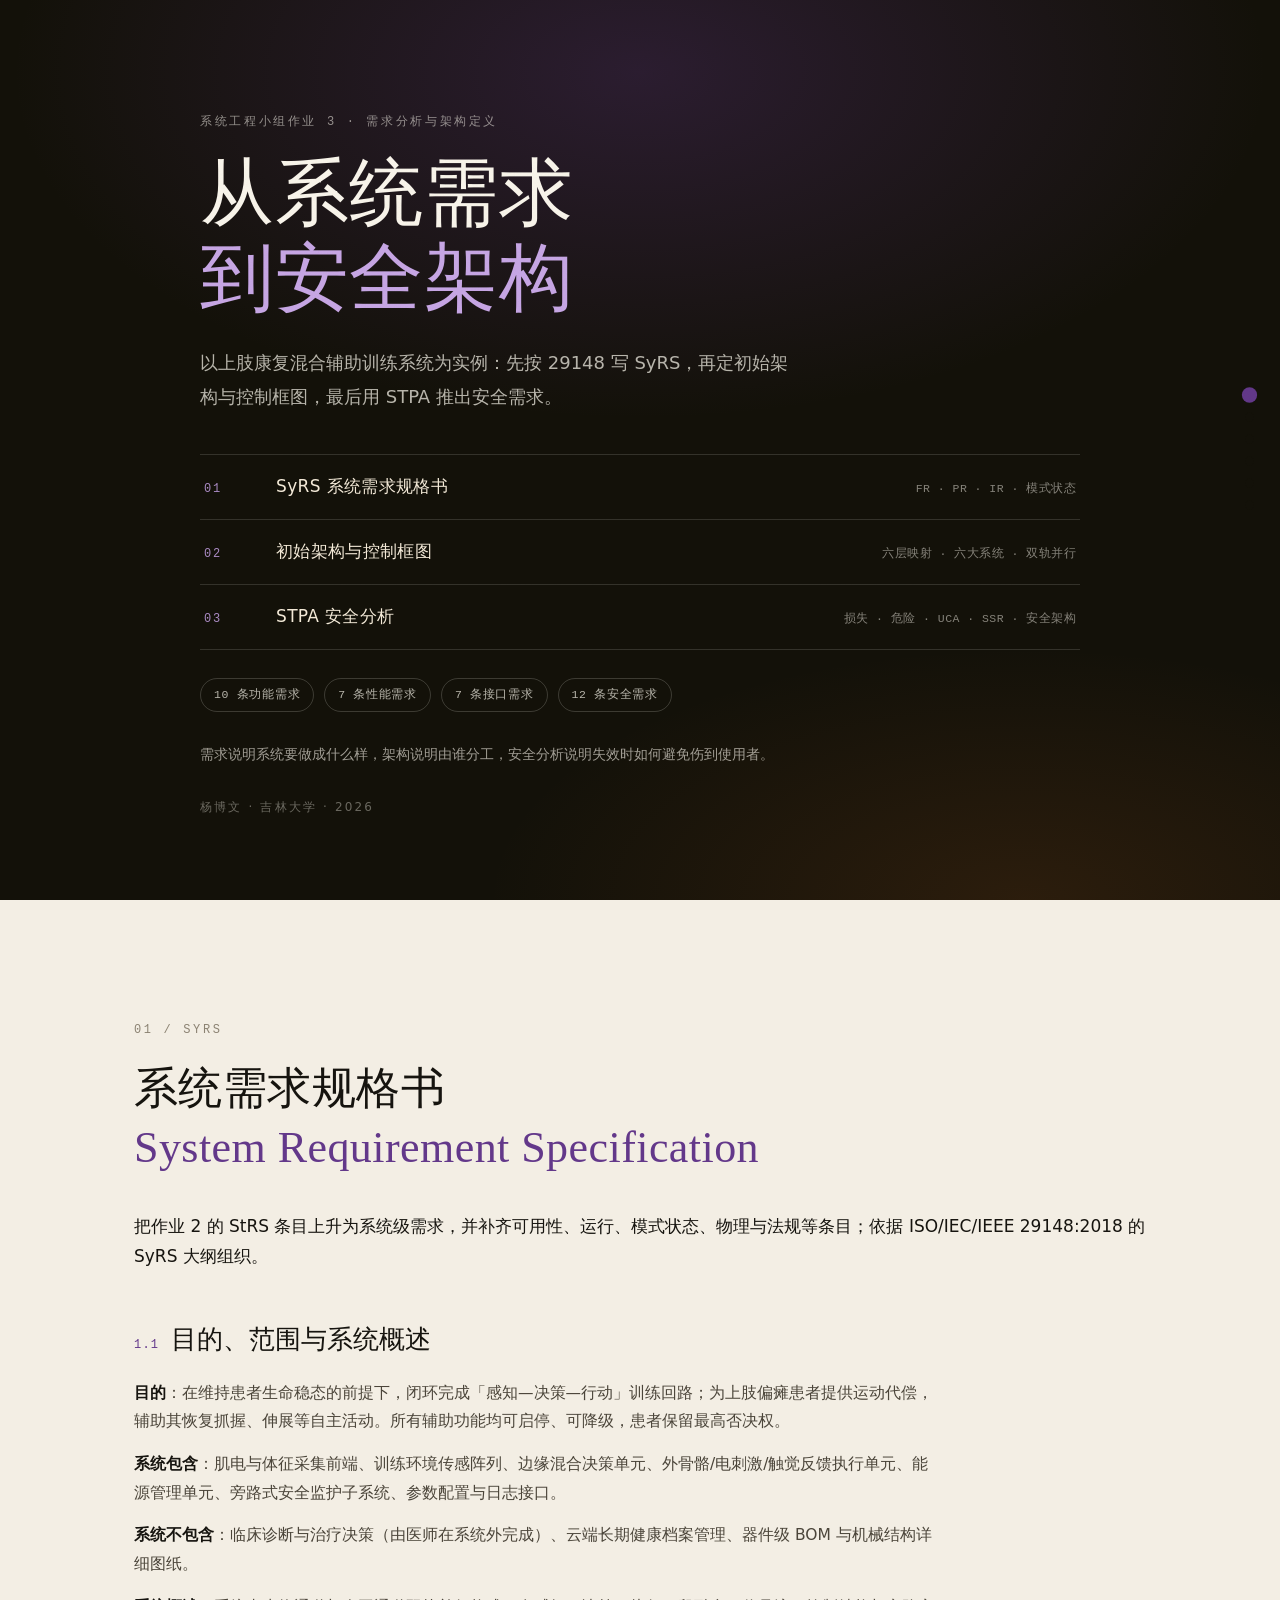
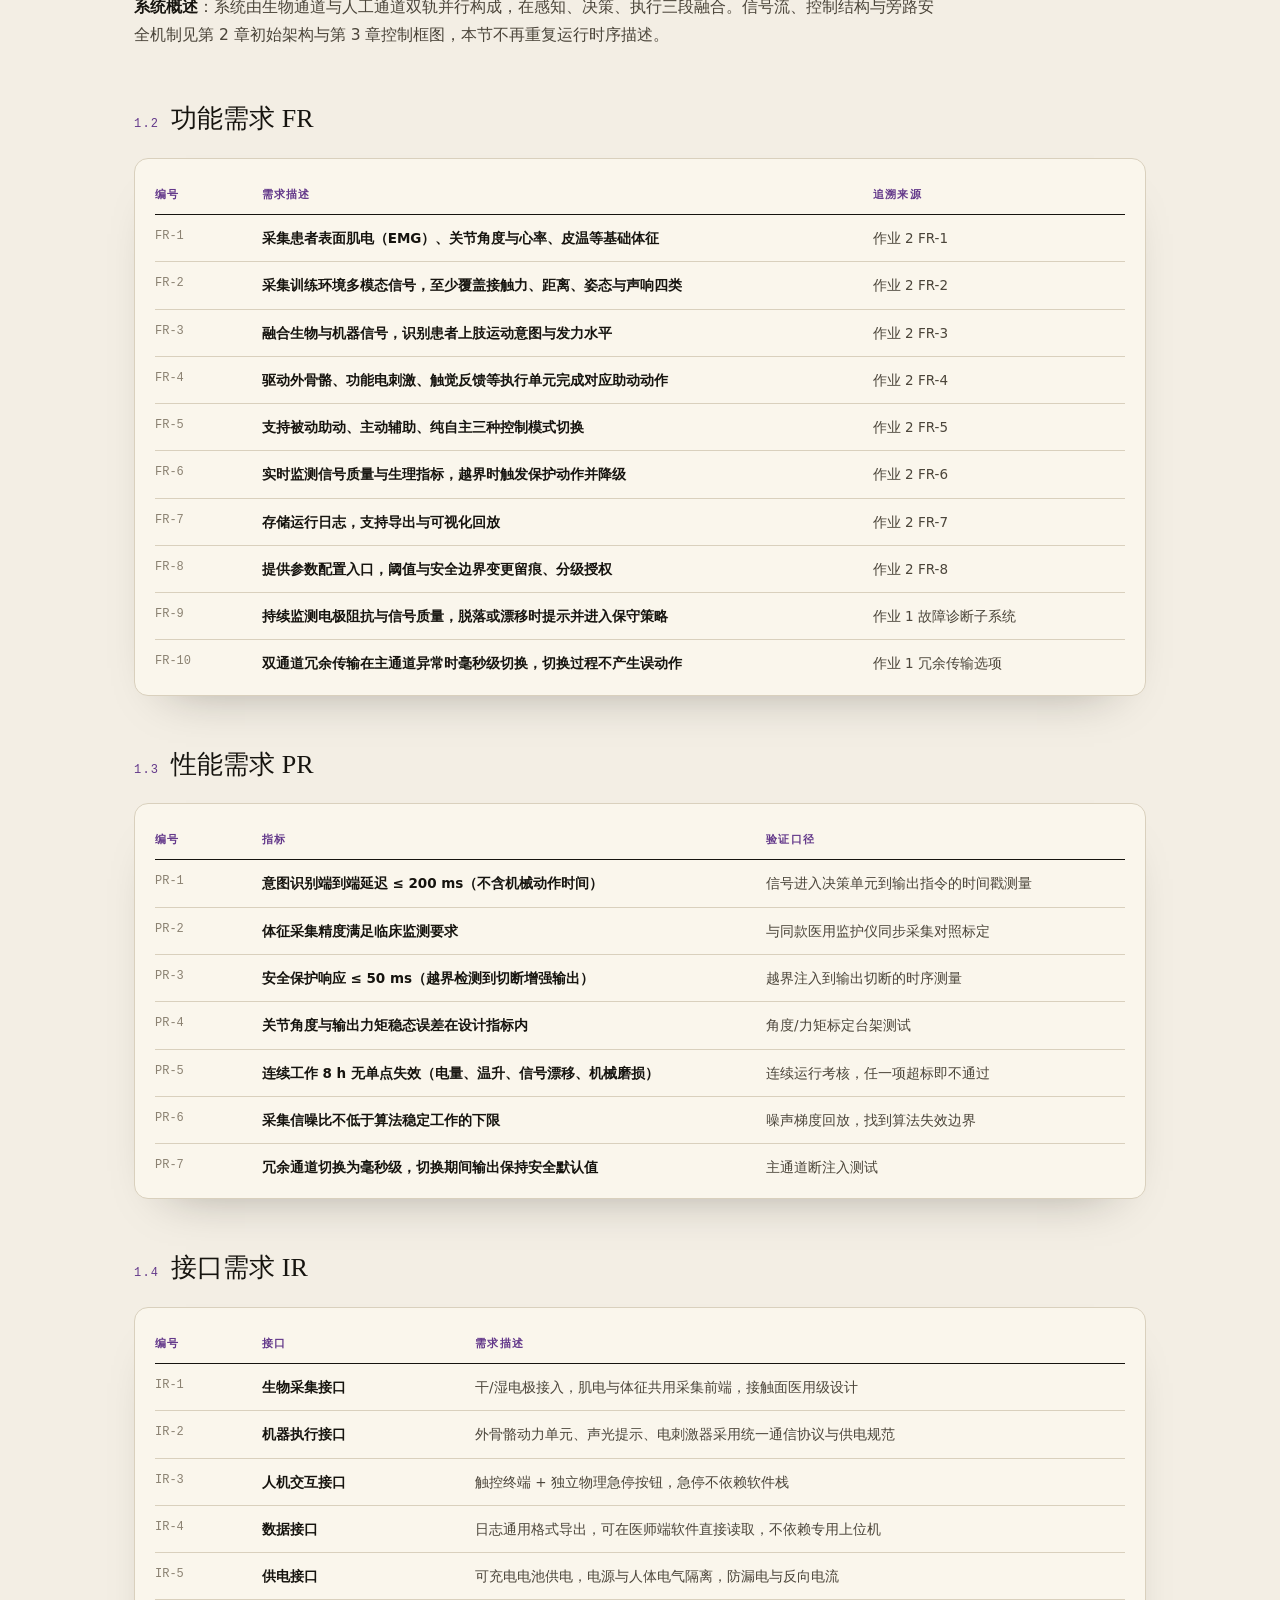
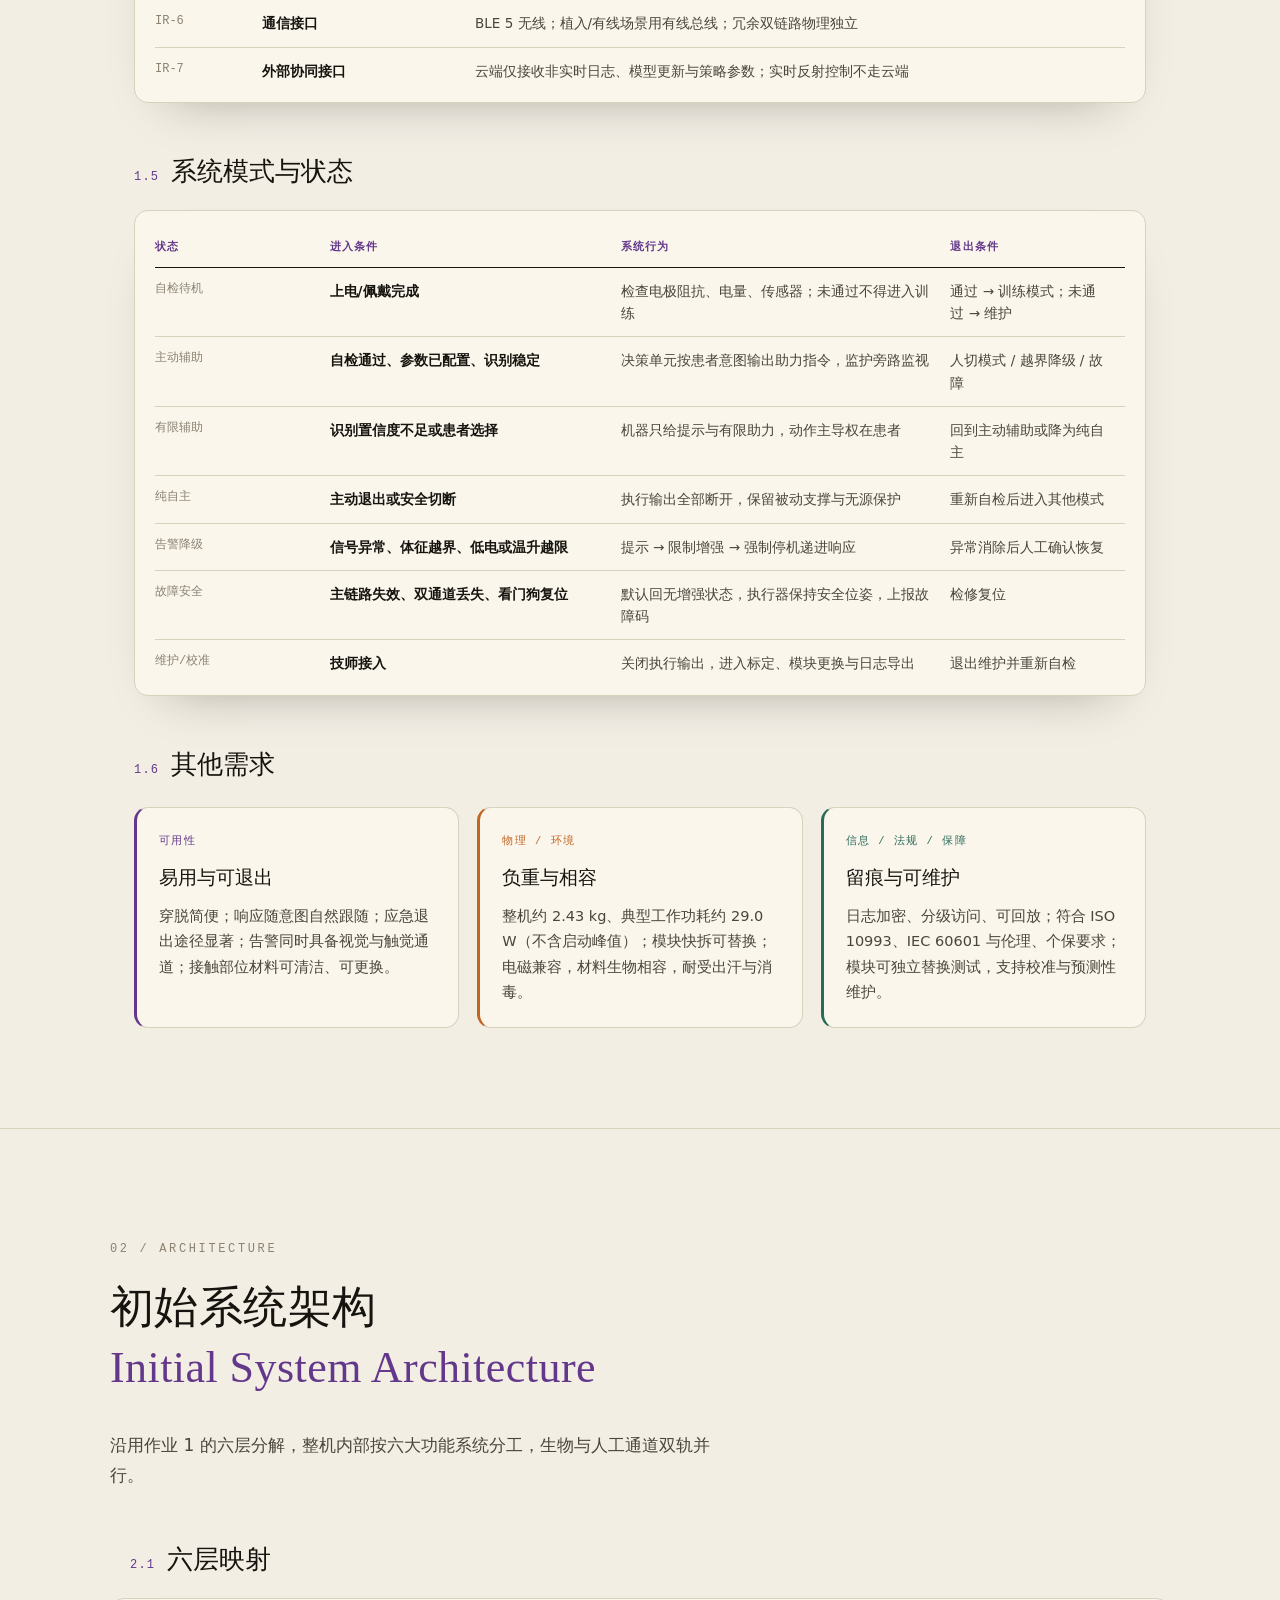
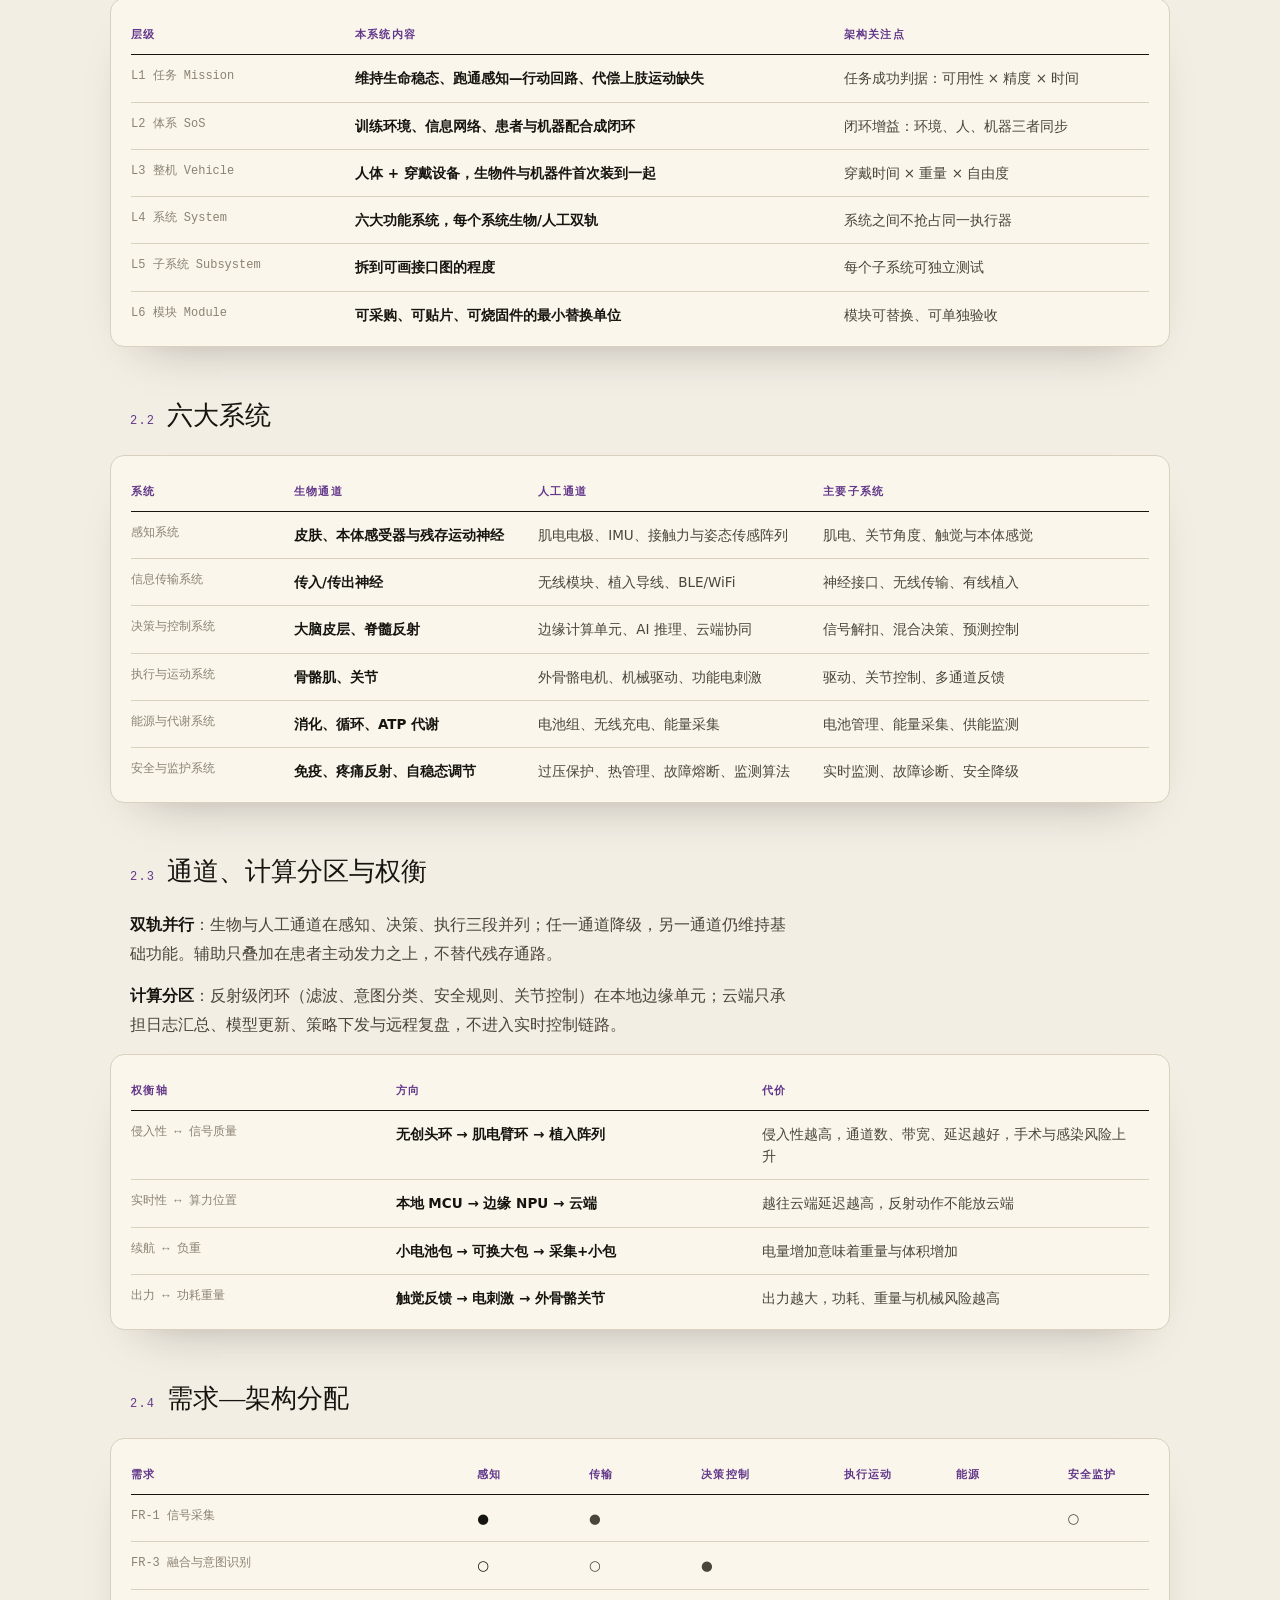
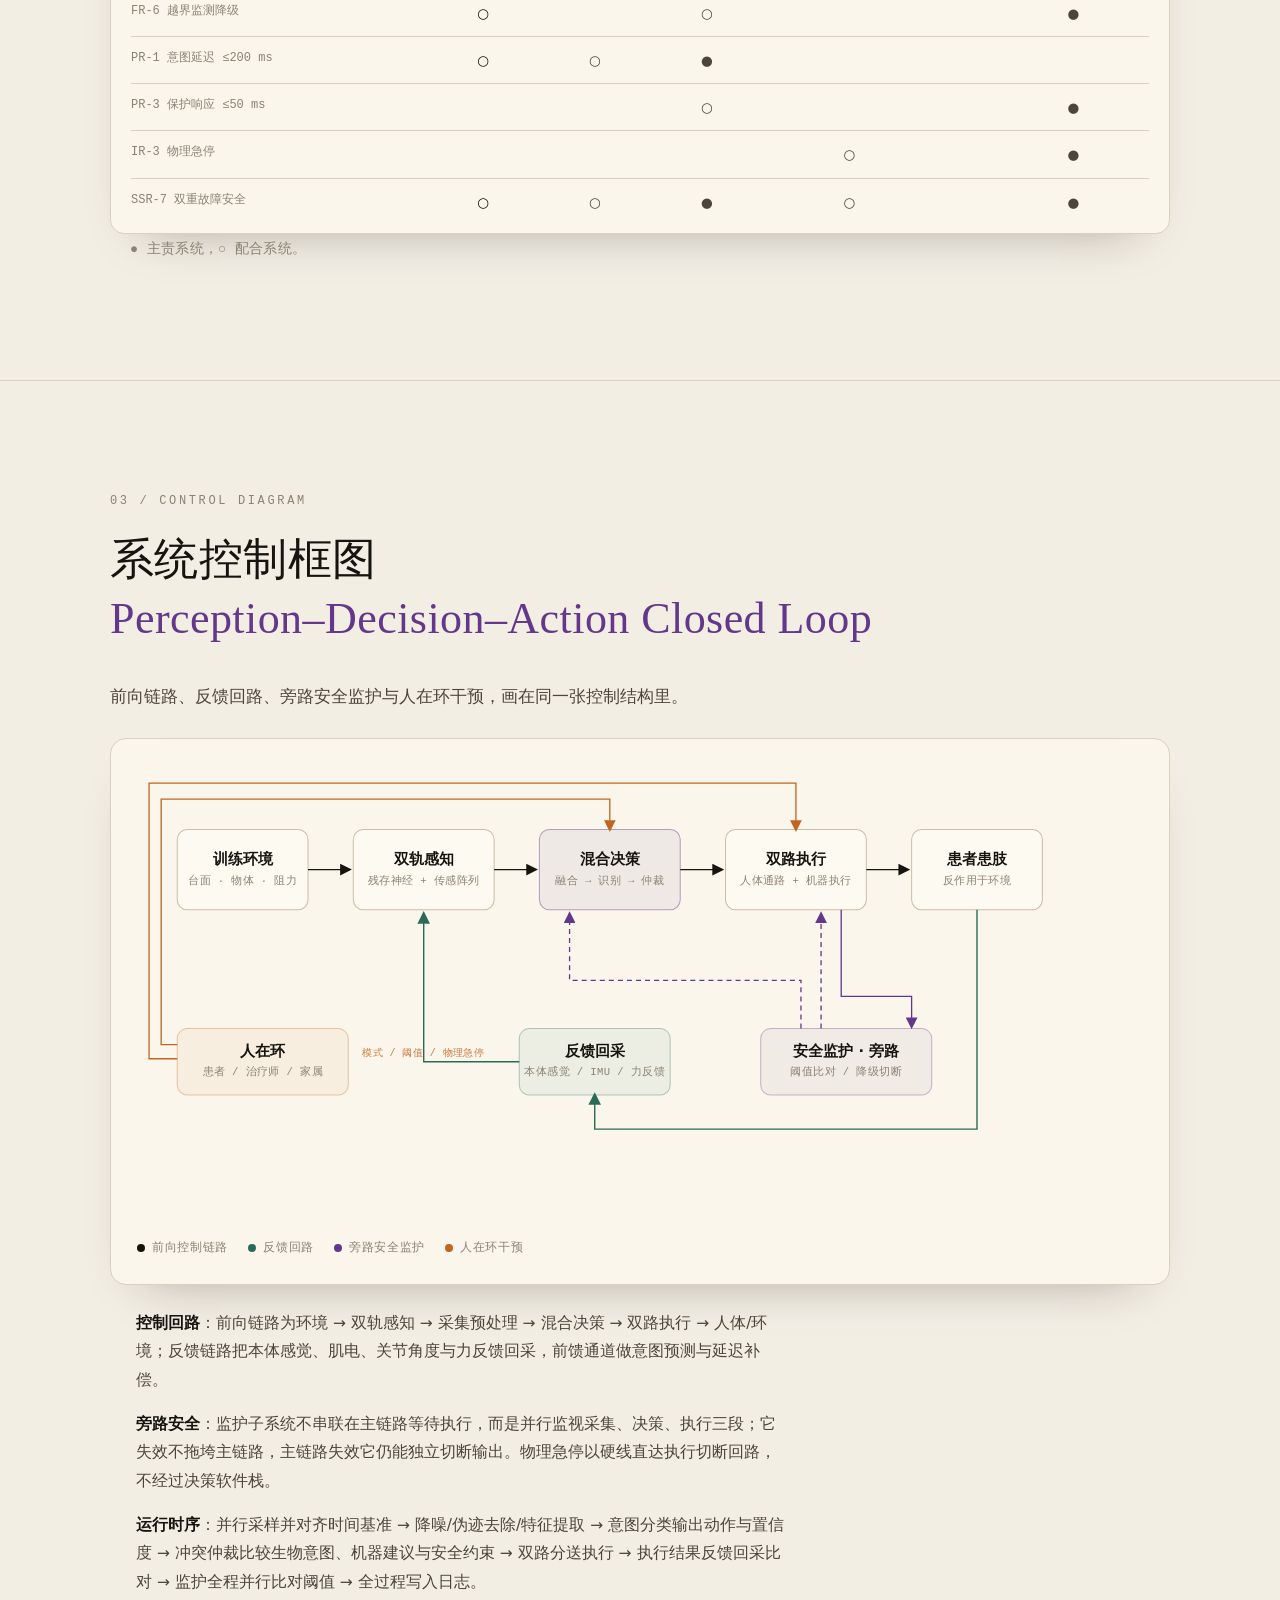
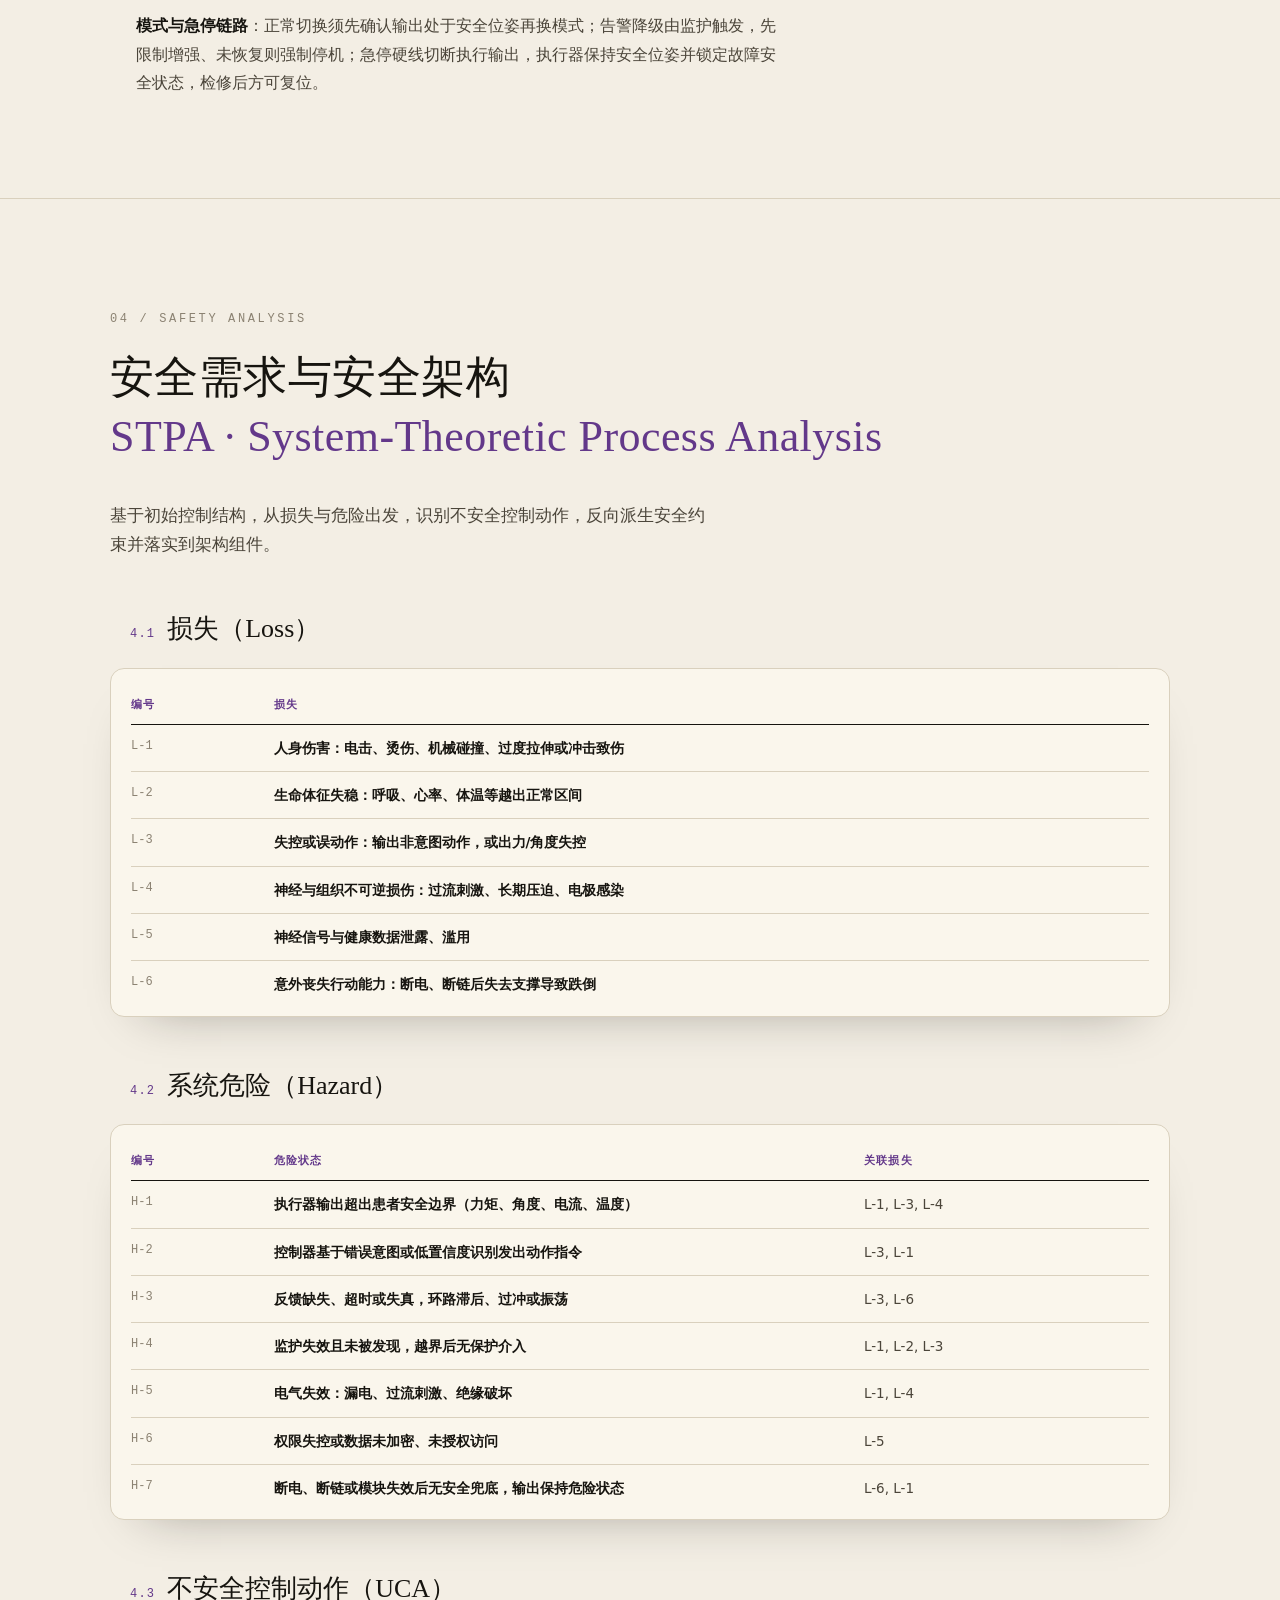
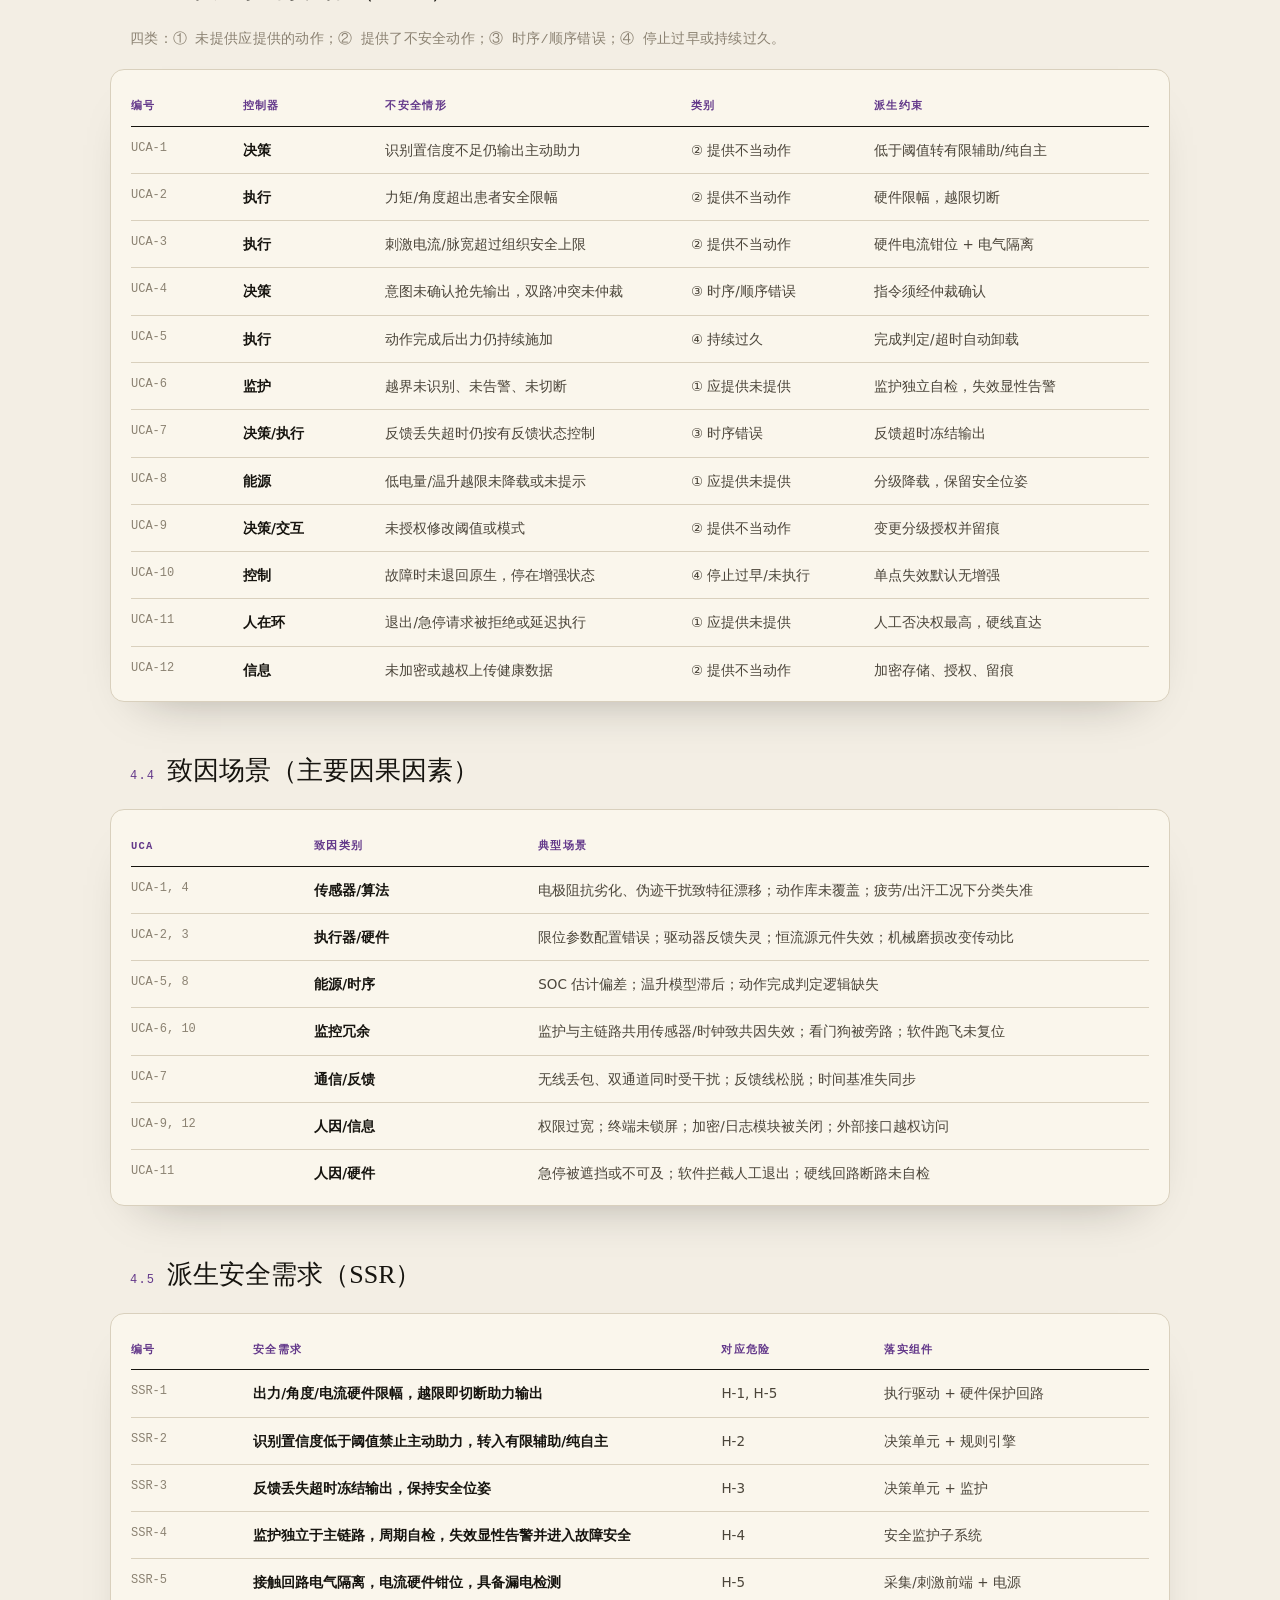
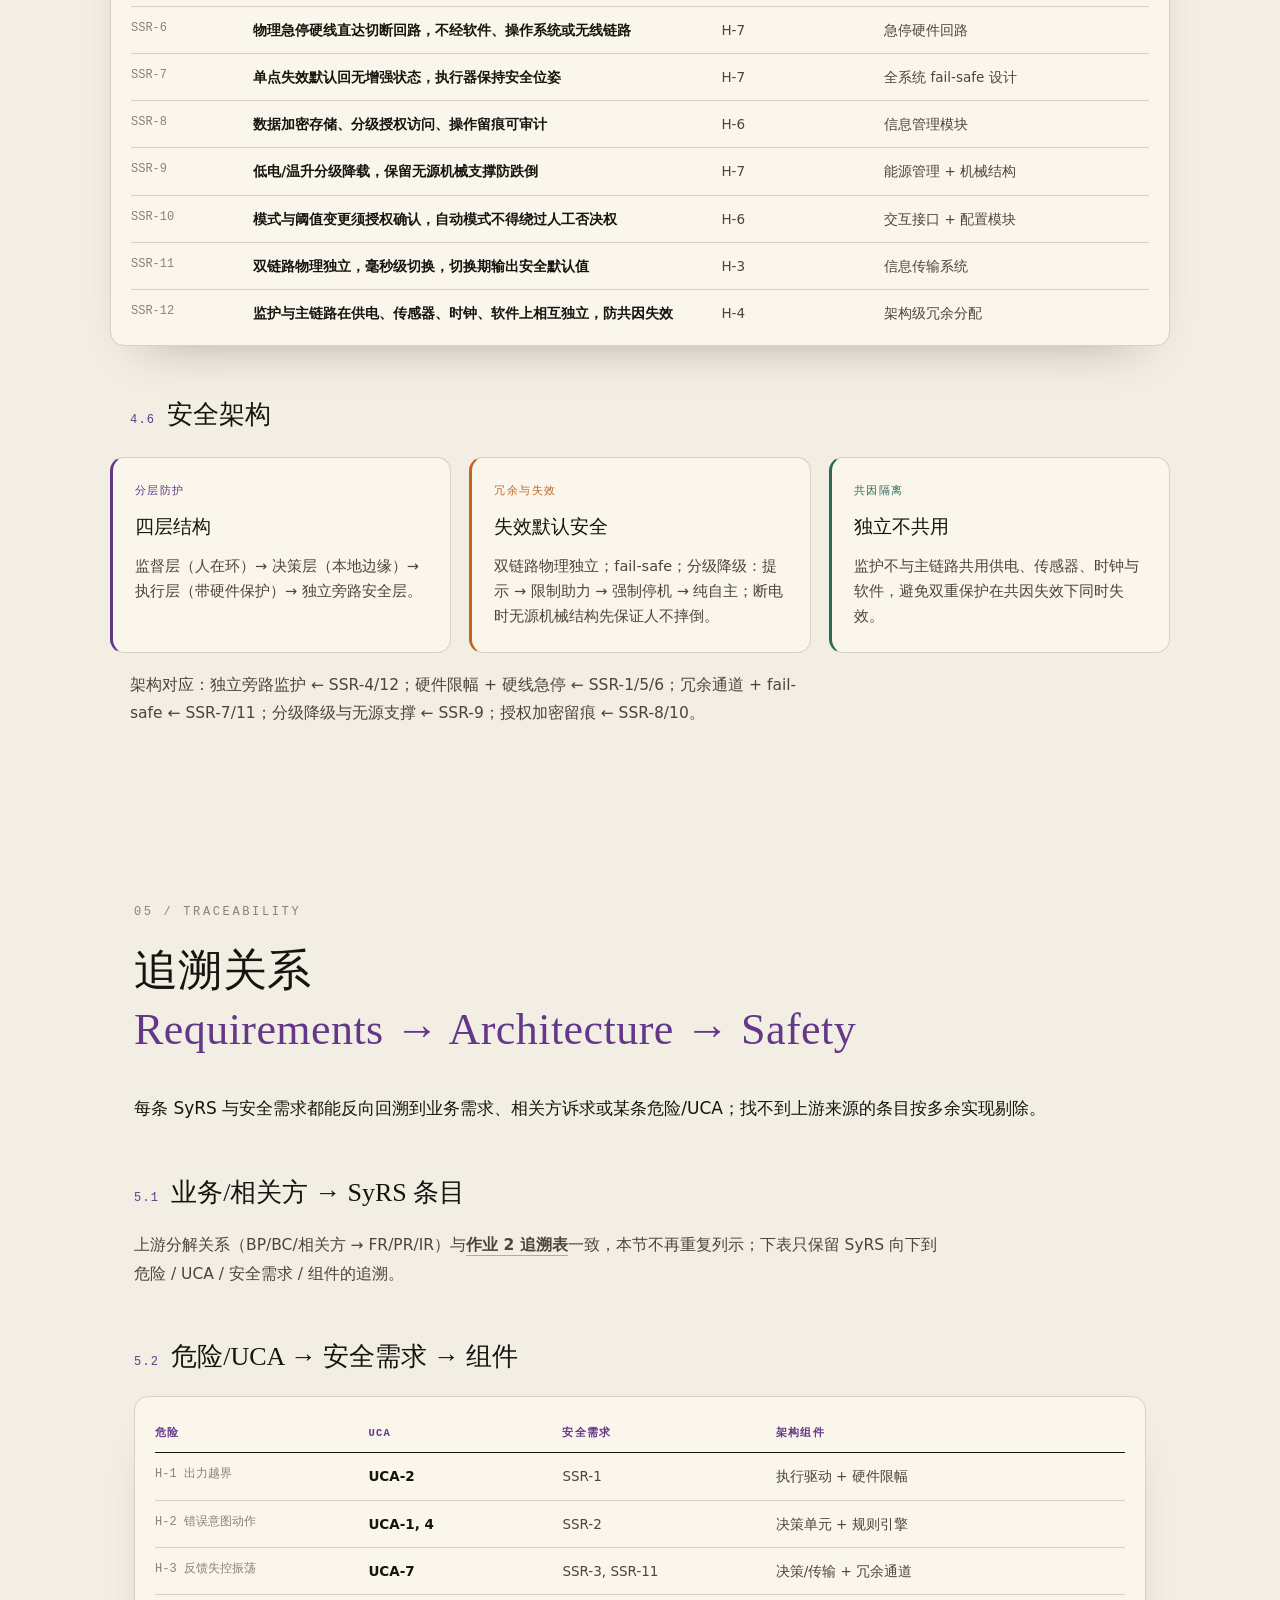
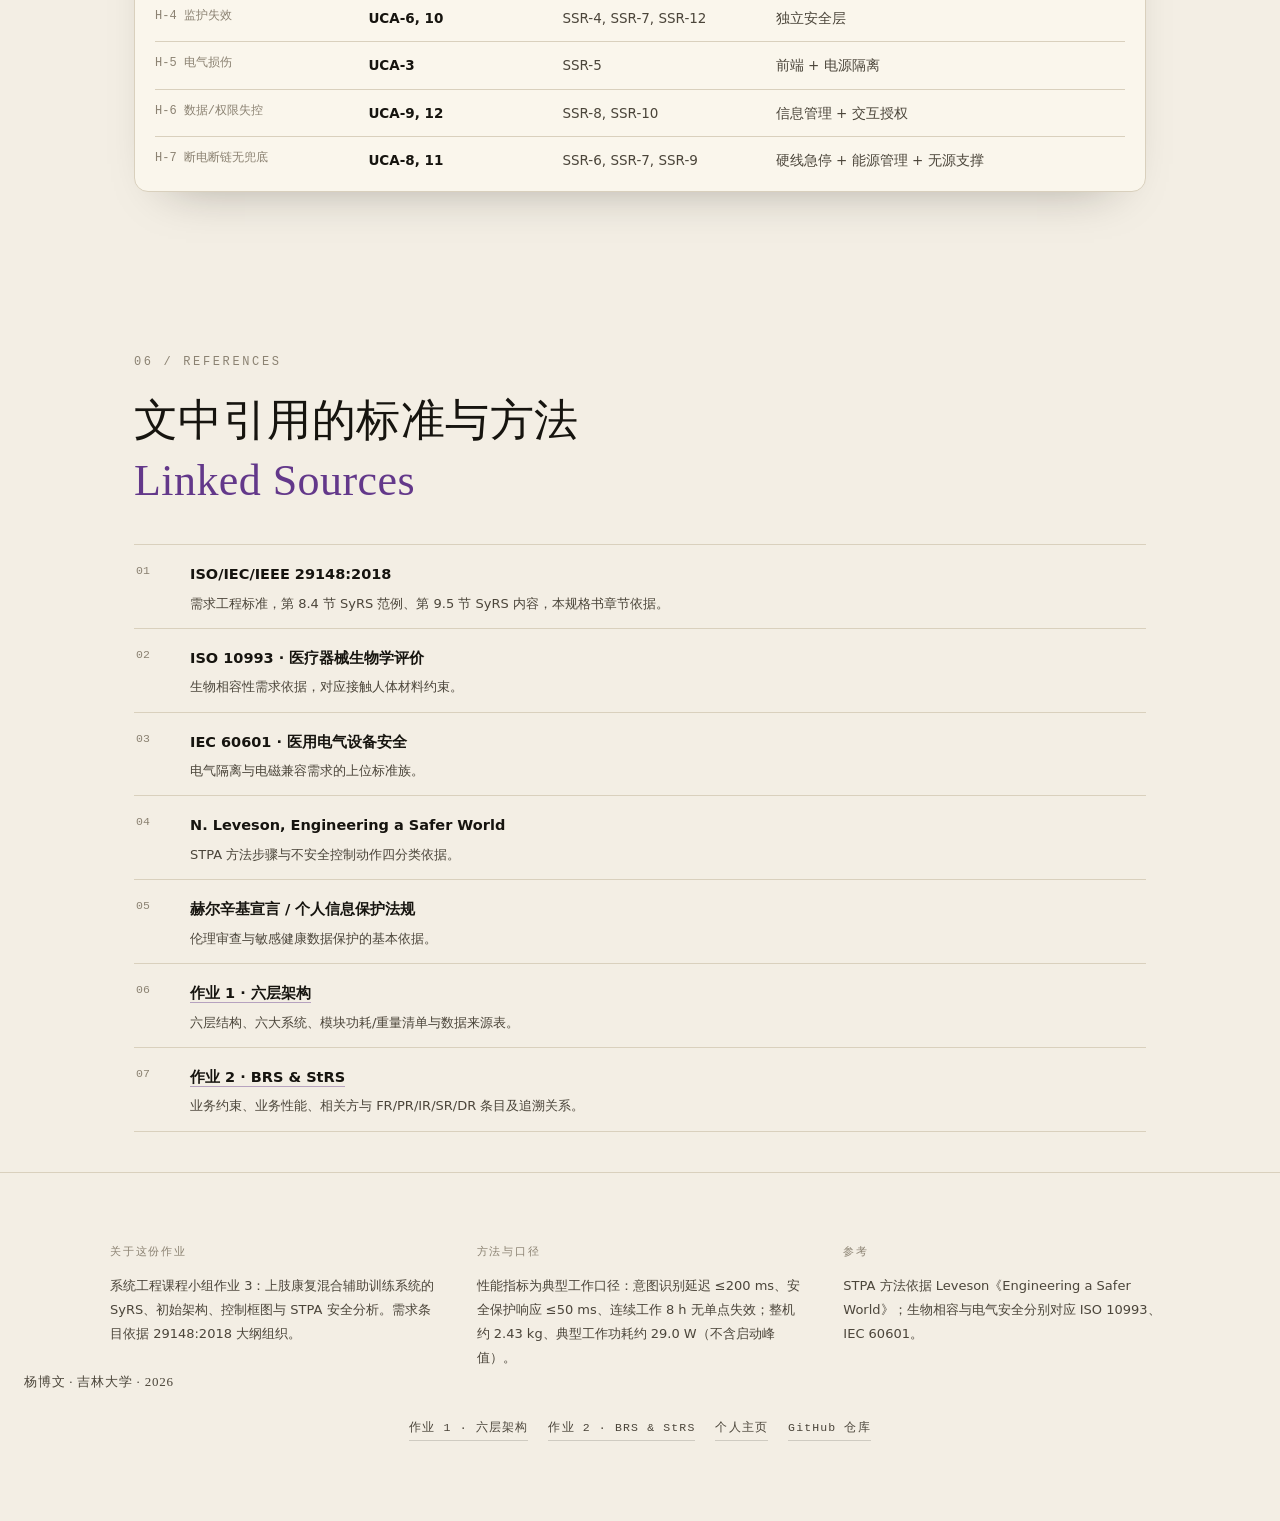
<file: assignment3/index.html>
<!DOCTYPE html>
<html lang="zh-CN">
<head>
<meta charset="utf-8">
<meta name="viewport" content="width=device-width, initial-scale=1">
<title>从系统需求到安全架构｜上肢康复混合辅助训练系统</title>
<meta name="description" content="小组作业 3：以上肢康复混合辅助训练系统为实例，按 ISO/IEC/IEEE 29148:2018 给出系统需求规格书（SyRS）、初始系统架构与控制框图，并基于初始控制结构做 STPA 安全分析，得出安全需求与安全架构。">
<link rel="icon" href="data:image/svg+xml,%3Csvg xmlns='http://www.w3.org/2000/svg' viewBox='0 0 32 32'%3E%3Crect width='32' height='32' rx='8' fill='%23faf6ec'/%3E%3Cpath d='M9 21V11h5a4 4 0 0 1 0 8h-2' stroke='%2363388a' stroke-width='2.2' fill='none' stroke-linecap='round'/%3E%3Ccircle cx='23' cy='21' r='2.4' fill='%232c6a58'/%3E%3C/svg%3E">
<style>
:root{
  --paper:#f3eee4;
  --paper2:#eae3d5;
  --ink:#16140f;
  --ink-2:#4b453a;
  --muted:#8b8272;
  --rule:#d9d0bd;
  --purple:#63388a;
  --purple-soft:#ac8cc6;
  --green:#2c6a58;
  --green-soft:#8ab3a4;
  --orange:#c26521;
  --cream:#faf6ec;
  --dark:#131109;
  --serif:"Songti SC","SimSun","STSong","Source Han Serif SC","Noto Serif SC",serif;
  --sans:"PingFang SC","Microsoft YaHei","Hiragino Sans GB","Noto Sans SC",system-ui,sans-serif;
  --mono:"SFMono-Regular","Cascadia Mono","Consolas","Menlo",monospace;
}
*{box-sizing:border-box;margin:0;padding:0}
html{scroll-behavior:smooth}
body{
  background:var(--paper);color:var(--ink);
  font-family:var(--sans);font-size:17px;line-height:1.75;
  -webkit-font-smoothing:antialiased;text-rendering:optimizeLegibility;
}
.noise{
  position:fixed;inset:0;z-index:9000;pointer-events:none;opacity:.24;mix-blend-mode:multiply;
  background-image:url("data:image/svg+xml,%3Csvg xmlns='http://www.w3.org/2000/svg' width='160' height='160'%3E%3Cfilter id='n'%3E%3CfeTurbulence type='fractalNoise' baseFrequency='0.82' numOctaves='3'/%3E%3C/filter%3E%3Crect width='160' height='160' filter='url(%23n)' opacity='0.36'/%3E%3C/svg%3E");
}
.progress{position:fixed;top:0;left:0;height:3px;width:0;background:var(--purple);z-index:1000;transition:width .1s linear}

.side-nav{position:fixed;right:26px;top:50%;transform:translateY(-50%);display:flex;flex-direction:column;gap:13px;z-index:100}
.nav-dot{width:9px;height:9px;border-radius:50%;background:rgba(22,20,15,.14);cursor:pointer;position:relative;transition:all .3s}
.nav-dot.active,.nav-dot:hover{background:var(--purple);transform:scale(1.7)}
.nav-dot::after{
  content:attr(data-label);position:absolute;right:20px;top:50%;transform:translateY(-50%);
  font-family:var(--mono);font-size:11px;white-space:nowrap;
  background:var(--ink);color:var(--cream);padding:3px 9px;border-radius:3px;opacity:0;transition:opacity .25s;
}
.nav-dot:hover::after{opacity:1}

/* ---------- HERO ---------- */
.hero{
  position:relative;min-height:100vh;background:var(--dark);color:var(--cream);
  display:flex;align-items:center;justify-content:center;padding:70px 24px 40px;overflow:hidden;
}
.hero::before{
  content:"";position:absolute;inset:0;pointer-events:none;
  background:
    radial-gradient(70% 55% at 50% 8%,rgba(99,56,138,.30),transparent 70%),
    radial-gradient(60% 40% at 80% 100%,rgba(194,101,33,.14),transparent 70%);
}
.hero-inner{position:relative;width:100%;max-width:880px;margin:0 auto;text-align:left}
.eyebrow{
  font-family:var(--mono);font-size:12px;letter-spacing:.22em;text-transform:uppercase;
  color:var(--muted);margin:0 0 18px;
}
.hero .eyebrow{color:rgba(250,246,236,.55)}
.hero h1{
  font-family:var(--serif);font-size:clamp(38px,6.2vw,74px);line-height:1.14;
  margin:0 0 26px;letter-spacing:.01em;font-weight:400;
}
.hero h1 em{font-style:normal;color:#c8a7e6;display:inline-block}
.lede{
  font-size:clamp(15px,1.5vw,18px);color:rgba(250,246,236,.72);max-width:600px;
  margin:0 0 40px;line-height:1.9;
}

/* 作业3 首屏三步路径（区别于作业1 的交互管线） */
.hero-path{display:flex;flex-direction:column;border-top:1px solid rgba(250,246,236,.14)}
.path-step{
  display:grid;grid-template-columns:56px 1fr auto;align-items:baseline;gap:16px;
  padding:17px 4px;border-bottom:1px solid rgba(250,246,236,.14);
}
.path-step .idx{font-family:var(--mono);font-size:12px;letter-spacing:.14em;color:var(--purple-soft)}
.path-step .name{font-family:var(--sans);font-size:17px;color:#f6ecda;letter-spacing:.02em}
.path-step .note{font-family:var(--mono);font-size:11.5px;color:rgba(250,246,236,.5);letter-spacing:.04em}
.hero-meta{display:flex;flex-wrap:wrap;gap:10px;margin-top:28px}
.meta-chip{
  font-family:var(--mono);font-size:11.5px;letter-spacing:.06em;color:rgba(250,246,236,.72);
  border:1px solid rgba(250,246,236,.18);border-radius:999px;padding:6px 13px;
}
.hero-note{margin:30px 0 0;font-size:14px;line-height:1.8;color:rgba(250,246,236,.62);max-width:620px}
.signature{margin:30px 0 0;font-size:12px;letter-spacing:.18em;color:rgba(250,246,236,.38)}

/* ---------- CHAPTER ---------- */
.chapter{max-width:1060px;margin:0 auto;padding:120px 24px 40px}
.chapter h2,.deck-head h2,.lab h2{
  font-family:var(--serif);font-size:clamp(28px,3.9vw,44px);line-height:1.35;
  margin:0 0 34px;letter-spacing:.01em;font-weight:400;
}
.prose p{margin:0 0 20px;color:var(--ink-2);font-size:17.5px;line-height:1.95}
.prose strong{color:var(--ink);font-weight:700}
.pull{
  font-size:clamp(22px,3vw,30px);line-height:1.5;color:var(--ink);margin:64px 0 0;
  padding-left:22px;border-left:2px solid var(--purple);font-family:var(--serif);
}
.em{color:var(--purple);font-style:normal}

/* ---------- DECK / SECTION HEAD ---------- */
.deck,.lab{padding:110px 24px 40px;border-top:1px solid var(--rule);margin-top:60px}
.deck-head,.lab-inner{max-width:1060px;margin:0 auto}
.deck-sub{color:var(--ink-2);max-width:600px;margin:0 0 26px}

.sec-head{display:flex;align-items:baseline;gap:12px;margin:46px 0 16px}
.sec-head .no{font-family:var(--mono);font-size:12px;color:var(--purple);letter-spacing:.1em;flex:none}
.sec-head h3{font-family:var(--serif);font-size:clamp(20px,2.4vw,26px);font-weight:400;margin:0}
.sec-note{color:var(--muted);font-size:13.5px;margin:4px 0 18px;font-family:var(--mono);letter-spacing:.02em}
p.body{font-size:15.5px;color:var(--ink-2);margin-bottom:14px;max-width:74ch;line-height:1.85}
p.body strong{color:var(--ink);font-weight:700}

/* 宽章节内：小节标题、注释、正文与表格面板共用同一左右内边距，避免错位与右侧空栏 */
.deck .sec-head,.lab .sec-head,.deck .sec-note,.lab .sec-note,
.deck .body,.lab .body{padding-left:20px;padding-right:20px}
.deck .body,.lab .body{max-width:72ch}
.chapter .body{max-width:82ch}

/* ---------- TABLES ---------- */
.req-table{width:100%;margin-top:8px;border-collapse:collapse;font-size:13.5px;line-height:1.65}
.tbl-wrap{overflow-x:auto;background:var(--cream);border:1px solid var(--rule);border-radius:14px;box-shadow:0 24px 50px -34px rgba(22,20,15,.4);padding:20px 20px 8px}
.req-table th{
  text-align:left;font-family:var(--mono);font-size:10.5px;letter-spacing:.12em;text-transform:uppercase;
  color:var(--purple);font-weight:600;padding:0 16px 10px 0;border-bottom:1px solid var(--ink);white-space:nowrap;
}
.req-table td{padding:12px 16px 12px 0;vertical-align:top;color:var(--ink-2);border-bottom:1px solid var(--rule)}
.req-table tr:last-child td{border-bottom:none}
.req-table td:first-child{font-family:var(--mono);font-size:12px;color:var(--muted);white-space:nowrap}
.req-table td:nth-child(2){color:var(--ink);font-weight:600}

/* ---------- CARDS ---------- */
.cards{display:grid;grid-template-columns:repeat(3,1fr);gap:18px;margin-top:20px}
.card{
  background:var(--cream);border:1px solid var(--rule);border-radius:14px;padding:24px 22px 22px;
  border-left:3px solid var(--card-c,var(--purple));
}
.card .tag{font-family:var(--mono);font-size:10.5px;letter-spacing:.14em;text-transform:uppercase;color:var(--card-c,var(--purple));display:block;margin-bottom:10px}
.card h4{font-family:var(--serif);font-size:19px;font-weight:400;margin-bottom:10px}
.card p{font-size:14.5px;color:var(--ink-2);line-height:1.75}

/* ---------- DIAGRAM PANEL ---------- */
.lab-panel{
  margin-top:34px;display:grid;gap:24px;background:var(--cream);
  border:1px solid var(--rule);border-radius:16px;padding:26px;
  box-shadow:0 24px 50px -34px rgba(22,20,15,.4);
}
.arch-diagram{margin:0}
.arch-diagram svg{width:100%;height:auto;display:block}
.diagram-legend{display:flex;flex-wrap:wrap;gap:20px;margin-top:16px;font-family:var(--mono);font-size:11.5px;letter-spacing:.06em;color:var(--muted)}
.lab-notes{margin-top:24px;padding:0 26px;display:grid;gap:15px}
.lab-notes .body{margin-bottom:0;max-width:66ch;padding:0}
.diagram-legend span{display:flex;align-items:center;gap:7px}
.swatch{width:8px;height:8px;border-radius:50%;display:inline-block}
.flow-box{fill:#fdfaf2;stroke:#c9bfa9;stroke-width:1}
.flow-title{font-family:var(--sans);font-size:14.5px;font-weight:600;fill:#16140f}
.flow-sub{font-family:var(--mono);font-size:10.5px;letter-spacing:.04em;fill:#8b8272}

/* ---------- TRACE ---------- */
.trace{display:grid;gap:14px;margin-top:10px;padding:26px 22px;background:var(--cream);border:1px solid var(--rule);border-radius:14px}
.trace-row{display:grid;grid-template-columns:1fr auto auto;gap:16px;align-items:center;padding:12px 0;border-bottom:1px dashed var(--rule)}
.trace-row:last-child{border-bottom:none}
.trace-from{font-size:14px;color:var(--ink);font-weight:700}
.trace-arrow{font-family:var(--mono);font-size:11px;color:var(--muted);letter-spacing:.1em}
.trace-to{display:flex;flex-wrap:wrap;gap:6px}
.trace-to span{font-family:var(--mono);font-size:11px;padding:3px 7px;border-radius:5px;background:rgba(44,106,88,.07);color:var(--green);border:1px solid rgba(44,106,88,.16)}

/* ---------- REFS ---------- */
.refs{display:grid;gap:0;margin-top:26px;border-top:1px solid var(--rule)}
.ref{display:grid;grid-template-columns:40px 1fr;gap:14px;align-items:start;padding:14px 2px;border-bottom:1px solid var(--rule)}
.ref .rn{font-family:var(--mono);font-size:11.5px;color:var(--muted);padding-top:2px}
.ref .rt{color:var(--ink);font-weight:700;font-size:14.5px}
.ref .rd{font-size:13px;color:var(--ink-2);margin-top:4px;line-height:1.62;display:block}
a.lnk{color:inherit;font-weight:700;text-decoration:none;border-bottom:1px solid rgba(99,56,138,.42);padding-bottom:1px;transition:color .2s,border-color .2s}
a.lnk:hover{color:var(--purple);border-bottom-color:var(--purple)}

/* ---------- FOOTER ---------- */
.foot{border-top:1px solid var(--rule);padding:70px 24px 80px;background:var(--paper)}
.foot-grid{max-width:1060px;margin:0 auto;display:grid;grid-template-columns:repeat(3,1fr);gap:40px}
.foot h5{margin:0 0 12px;font-size:11px;letter-spacing:.16em;color:var(--muted);font-weight:500;font-family:var(--mono)}
.foot p{margin:0;font-size:13px;line-height:1.85;color:var(--ink-2)}
.foot-sig{max-width:1060px;margin:56px auto 0;font-size:15px;color:var(--ink);letter-spacing:.06em;font-family:var(--serif)}
.foot-links{display:flex;gap:20px;justify-content:center;flex-wrap:wrap;margin-top:24px}
.foot-links a{font-family:var(--mono);font-size:11.5px;letter-spacing:.1em;color:var(--ink-2);text-decoration:none;border-bottom:1px solid rgba(22,20,15,.16);padding-bottom:2px}
.foot-links a:hover{color:var(--purple);border-bottom-color:var(--purple)}

.to-top{position:fixed;left:26px;bottom:26px;width:42px;height:42px;border-radius:50%;border:none;background:var(--ink);color:var(--cream);font-size:15px;cursor:pointer;box-shadow:0 4px 16px rgba(22,20,15,.22);opacity:0;visibility:hidden;transition:all .3s;z-index:97}
.to-top.on{opacity:1;visibility:visible}
.to-top:hover{background:var(--purple);transform:translateY(-3px)}
.toast{position:fixed;left:50%;bottom:34px;transform:translate(-50%,20px);background:var(--ink);color:var(--cream);font-family:var(--mono);font-size:12.5px;padding:10px 18px;border-radius:3px;opacity:0;pointer-events:none;transition:all .28s;z-index:200}
.toast.on{opacity:1;transform:translate(-50%,0)}

.rv{opacity:0;transform:translateY(26px);transition:opacity .7s ease,transform .7s ease}
.rv.on{opacity:1;transform:none}

@media (min-width:720px){
  .cards{grid-template-columns:repeat(3,1fr)}
  .trace-row{grid-template-columns:1fr auto auto;align-items:center;gap:16px}
}
@media (max-width:980px){
  .cards{grid-template-columns:1fr;gap:16px}
  .foot-grid{grid-template-columns:1fr}
}
@media (max-width:719px){
  .side-nav{display:none}
  .chapter,.deck,.lab{padding-left:20px;padding-right:20px}
  .trace-row{grid-template-columns:1fr;gap:6px}
  .deck .sec-head,.lab .sec-head,.deck .sec-note,.lab .sec-note,
  .deck .body,.lab .body{padding-left:0;padding-right:0}
  .path-step{grid-template-columns:40px 1fr;row-gap:4px}
  .path-step .note{grid-column:2}
  .hero{padding-top:64px}
}
@media (prefers-reduced-motion:reduce){
  *{animation:none!important;transition:none!important}
  html{scroll-behavior:auto}
}
</style>
</head>
<body>

<div class="noise"></div>
<div class="progress" id="progress"></div>

<nav class="side-nav">
    <div class="nav-dot active" data-target="top" data-label="开头"></div>
    <div class="nav-dot" data-target="syrs" data-label="SyRS 需求"></div>
    <div class="nav-dot" data-target="arch" data-label="系统架构"></div>
    <div class="nav-dot" data-target="control" data-label="控制框图"></div>
    <div class="nav-dot" data-target="safety" data-label="STPA 安全分析"></div>
    <div class="nav-dot" data-target="trace" data-label="追溯关系"></div>
</nav>

<header class="hero" id="top">
    <div class="hero-inner">
        <p class="eyebrow">系统工程小组作业 3 · 需求分析与架构定义</p>
        <h1 class="serif">从系统需求<br><em>到安全架构</em></h1>
        <p class="lede">以上肢康复混合辅助训练系统为实例：先按 29148 写 SyRS，再定初始架构与控制框图，最后用 STPA 推出安全需求。</p>

        <div class="hero-path">
            <div class="path-step"><span class="idx">01</span><span class="name">SyRS 系统需求规格书</span><span class="note">FR · PR · IR · 模式状态</span></div>
            <div class="path-step"><span class="idx">02</span><span class="name">初始架构与控制框图</span><span class="note">六层映射 · 六大系统 · 双轨并行</span></div>
            <div class="path-step"><span class="idx">03</span><span class="name">STPA 安全分析</span><span class="note">损失 · 危险 · UCA · SSR · 安全架构</span></div>
        </div>

        <div class="hero-meta">
            <span class="meta-chip">10 条功能需求</span>
            <span class="meta-chip">7 条性能需求</span>
            <span class="meta-chip">7 条接口需求</span>
            <span class="meta-chip">12 条安全需求</span>
        </div>

        <p class="hero-note">需求说明系统要做成什么样，架构说明由谁分工，安全分析说明失效时如何避免伤到使用者。</p>
        <p class="signature">杨博文 · 吉林大学 · 2026</p>
    </div>
</header>

<!-- ============ SyRS ============ -->
<section class="chapter rv" id="syrs">
    <p class="eyebrow">01 / SyRS</p>
    <h2 class="serif">系统需求规格书<br><em class="em">System Requirement Specification</em></h2>
    <p class="prose">把作业 2 的 StRS 条目上升为系统级需求，并补齐可用性、运行、模式状态、物理与法规等条目；依据 ISO/IEC/IEEE 29148:2018 的 SyRS 大纲组织。</p>

    <div class="sec-head"><span class="no">1.1</span><h3>目的、范围与系统概述</h3></div>
    <p class="body"><strong>目的</strong>：在维持患者生命稳态的前提下，闭环完成「感知—决策—行动」训练回路；为上肢偏瘫患者提供运动代偿，辅助其恢复抓握、伸展等自主活动。所有辅助功能均可启停、可降级，患者保留最高否决权。</p>
    <p class="body"><strong>系统包含</strong>：肌电与体征采集前端、训练环境传感阵列、边缘混合决策单元、外骨骼/电刺激/触觉反馈执行单元、能源管理单元、旁路式安全监护子系统、参数配置与日志接口。</p>
    <p class="body"><strong>系统不包含</strong>：临床诊断与治疗决策（由医师在系统外完成）、云端长期健康档案管理、器件级 BOM 与机械结构详细图纸。</p>
    <p class="body"><strong>系统概述</strong>：系统由生物通道与人工通道双轨并行构成，在感知、决策、执行三段融合。信号流、控制结构与旁路安全机制见第 2 章初始架构与第 3 章控制框图，本节不再重复运行时序描述。</p>

    <div class="sec-head"><span class="no">1.2</span><h3>功能需求 FR</h3></div>
    <div class="tbl-wrap">
        <table class="req-table">
            <colgroup><col style="width:11%"><col style="width:63%"><col style="width:26%"></colgroup>
            <thead><tr><th>编号</th><th>需求描述</th><th>追溯来源</th></tr></thead>
            <tbody>
                <tr><td>FR-1</td><td>采集患者表面肌电（EMG）、关节角度与心率、皮温等基础体征</td><td>作业 2 FR-1</td></tr>
                <tr><td>FR-2</td><td>采集训练环境多模态信号，至少覆盖接触力、距离、姿态与声响四类</td><td>作业 2 FR-2</td></tr>
                <tr><td>FR-3</td><td>融合生物与机器信号，识别患者上肢运动意图与发力水平</td><td>作业 2 FR-3</td></tr>
                <tr><td>FR-4</td><td>驱动外骨骼、功能电刺激、触觉反馈等执行单元完成对应助动动作</td><td>作业 2 FR-4</td></tr>
                <tr><td>FR-5</td><td>支持被动助动、主动辅助、纯自主三种控制模式切换</td><td>作业 2 FR-5</td></tr>
                <tr><td>FR-6</td><td>实时监测信号质量与生理指标，越界时触发保护动作并降级</td><td>作业 2 FR-6</td></tr>
                <tr><td>FR-7</td><td>存储运行日志，支持导出与可视化回放</td><td>作业 2 FR-7</td></tr>
                <tr><td>FR-8</td><td>提供参数配置入口，阈值与安全边界变更留痕、分级授权</td><td>作业 2 FR-8</td></tr>
                <tr><td>FR-9</td><td>持续监测电极阻抗与信号质量，脱落或漂移时提示并进入保守策略</td><td>作业 1 故障诊断子系统</td></tr>
                <tr><td>FR-10</td><td>双通道冗余传输在主通道异常时毫秒级切换，切换过程不产生误动作</td><td>作业 1 冗余传输选项</td></tr>
            </tbody>
        </table>
    </div>

    <div class="sec-head"><span class="no">1.3</span><h3>性能需求 PR</h3></div>
    <div class="tbl-wrap">
        <table class="req-table">
            <colgroup><col style="width:11%"><col style="width:52%"><col style="width:37%"></colgroup>
            <thead><tr><th>编号</th><th>指标</th><th>验证口径</th></tr></thead>
            <tbody>
                <tr><td>PR-1</td><td>意图识别端到端延迟 ≤ 200 ms（不含机械动作时间）</td><td>信号进入决策单元到输出指令的时间戳测量</td></tr>
                <tr><td>PR-2</td><td>体征采集精度满足临床监测要求</td><td>与同款医用监护仪同步采集对照标定</td></tr>
                <tr><td>PR-3</td><td>安全保护响应 ≤ 50 ms（越界检测到切断增强输出）</td><td>越界注入到输出切断的时序测量</td></tr>
                <tr><td>PR-4</td><td>关节角度与输出力矩稳态误差在设计指标内</td><td>角度/力矩标定台架测试</td></tr>
                <tr><td>PR-5</td><td>连续工作 8 h 无单点失效（电量、温升、信号漂移、机械磨损）</td><td>连续运行考核，任一项超标即不通过</td></tr>
                <tr><td>PR-6</td><td>采集信噪比不低于算法稳定工作的下限</td><td>噪声梯度回放，找到算法失效边界</td></tr>
                <tr><td>PR-7</td><td>冗余通道切换为毫秒级，切换期间输出保持安全默认值</td><td>主通道断注入测试</td></tr>
            </tbody>
        </table>
    </div>

    <div class="sec-head"><span class="no">1.4</span><h3>接口需求 IR</h3></div>
    <div class="tbl-wrap">
        <table class="req-table">
            <colgroup><col style="width:11%"><col style="width:22%"><col style="width:67%"></colgroup>
            <thead><tr><th>编号</th><th>接口</th><th>需求描述</th></tr></thead>
            <tbody>
                <tr><td>IR-1</td><td>生物采集接口</td><td>干/湿电极接入，肌电与体征共用采集前端，接触面医用级设计</td></tr>
                <tr><td>IR-2</td><td>机器执行接口</td><td>外骨骼动力单元、声光提示、电刺激器采用统一通信协议与供电规范</td></tr>
                <tr><td>IR-3</td><td>人机交互接口</td><td>触控终端 + 独立物理急停按钮，急停不依赖软件栈</td></tr>
                <tr><td>IR-4</td><td>数据接口</td><td>日志通用格式导出，可在医师端软件直接读取，不依赖专用上位机</td></tr>
                <tr><td>IR-5</td><td>供电接口</td><td>可充电电池供电，电源与人体电气隔离，防漏电与反向电流</td></tr>
                <tr><td>IR-6</td><td>通信接口</td><td>BLE 5 无线；植入/有线场景用有线总线；冗余双链路物理独立</td></tr>
                <tr><td>IR-7</td><td>外部协同接口</td><td>云端仅接收非实时日志、模型更新与策略参数；实时反射控制不走云端</td></tr>
            </tbody>
        </table>
    </div>

    <div class="sec-head"><span class="no">1.5</span><h3>系统模式与状态</h3></div>
    <div class="tbl-wrap">
        <table class="req-table">
            <colgroup><col style="width:18%"><col style="width:30%"><col style="width:34%"><col style="width:18%"></colgroup>
            <thead><tr><th>状态</th><th>进入条件</th><th>系统行为</th><th>退出条件</th></tr></thead>
            <tbody>
                <tr><td>自检待机</td><td>上电/佩戴完成</td><td>检查电极阻抗、电量、传感器；未通过不得进入训练</td><td>通过 → 训练模式；未通过 → 维护</td></tr>
                <tr><td>主动辅助</td><td>自检通过、参数已配置、识别稳定</td><td>决策单元按患者意图输出助力指令，监护旁路监视</td><td>人切模式 / 越界降级 / 故障</td></tr>
                <tr><td>有限辅助</td><td>识别置信度不足或患者选择</td><td>机器只给提示与有限助力，动作主导权在患者</td><td>回到主动辅助或降为纯自主</td></tr>
                <tr><td>纯自主</td><td>主动退出或安全切断</td><td>执行输出全部断开，保留被动支撑与无源保护</td><td>重新自检后进入其他模式</td></tr>
                <tr><td>告警降级</td><td>信号异常、体征越界、低电或温升越限</td><td>提示 → 限制增强 → 强制停机递进响应</td><td>异常消除后人工确认恢复</td></tr>
                <tr><td>故障安全</td><td>主链路失效、双通道丢失、看门狗复位</td><td>默认回无增强状态，执行器保持安全位姿，上报故障码</td><td>检修复位</td></tr>
                <tr><td>维护/校准</td><td>技师接入</td><td>关闭执行输出，进入标定、模块更换与日志导出</td><td>退出维护并重新自检</td></tr>
            </tbody>
        </table>
    </div>

    <div class="sec-head"><span class="no">1.6</span><h3>其他需求</h3></div>
    <div class="cards">
        <div class="card" style="--card-c:var(--purple)">
            <span class="tag">可用性</span>
            <h4>易用与可退出</h4>
            <p>穿脱简便；响应随意图自然跟随；应急退出途径显著；告警同时具备视觉与触觉通道；接触部位材料可清洁、可更换。</p>
        </div>
        <div class="card" style="--card-c:var(--orange)">
            <span class="tag">物理 / 环境</span>
            <h4>负重与相容</h4>
            <p>整机约 2.43 kg、典型工作功耗约 29.0 W（不含启动峰值）；模块快拆可替换；电磁兼容，材料生物相容，耐受出汗与消毒。</p>
        </div>
        <div class="card" style="--card-c:var(--green)">
            <span class="tag">信息 / 法规 / 保障</span>
            <h4>留痕与可维护</h4>
            <p>日志加密、分级访问、可回放；符合 ISO 10993、IEC 60601 与伦理、个保要求；模块可独立替换测试，支持校准与预测性维护。</p>
        </div>
    </div>
</section>

<!-- ============ 架构 ============ -->
<section class="deck rv" id="arch">
    <div class="deck-head">
        <p class="eyebrow">02 / Architecture</p>
        <h2 class="serif">初始系统架构<br><em class="em">Initial System Architecture</em></h2>
        <p class="deck-sub">沿用作业 1 的六层分解，整机内部按六大功能系统分工，生物与人工通道双轨并行。</p>
    </div>

    <div class="lab-inner">
        <div class="sec-head"><span class="no">2.1</span><h3>六层映射</h3></div>
        <div class="tbl-wrap">
            <table class="req-table">
                <colgroup><col style="width:22%"><col style="width:48%"><col style="width:30%"></colgroup>
                <thead><tr><th>层级</th><th>本系统内容</th><th>架构关注点</th></tr></thead>
                <tbody>
                    <tr><td>L1 任务 Mission</td><td>维持生命稳态、跑通感知—行动回路、代偿上肢运动缺失</td><td>任务成功判据：可用性 × 精度 × 时间</td></tr>
                    <tr><td>L2 体系 SoS</td><td>训练环境、信息网络、患者与机器配合成闭环</td><td>闭环增益：环境、人、机器三者同步</td></tr>
                    <tr><td>L3 整机 Vehicle</td><td>人体 + 穿戴设备，生物件与机器件首次装到一起</td><td>穿戴时间 × 重量 × 自由度</td></tr>
                    <tr><td>L4 系统 System</td><td>六大功能系统，每个系统生物/人工双轨</td><td>系统之间不抢占同一执行器</td></tr>
                    <tr><td>L5 子系统 Subsystem</td><td>拆到可画接口图的程度</td><td>每个子系统可独立测试</td></tr>
                    <tr><td>L6 模块 Module</td><td>可采购、可贴片、可烧固件的最小替换单位</td><td>模块可替换、可单独验收</td></tr>
                </tbody>
            </table>
        </div>

        <div class="sec-head"><span class="no">2.2</span><h3>六大系统</h3></div>
        <div class="tbl-wrap">
            <table class="req-table">
                <colgroup><col style="width:16%"><col style="width:24%"><col style="width:28%"><col style="width:32%"></colgroup>
                <thead><tr><th>系统</th><th>生物通道</th><th>人工通道</th><th>主要子系统</th></tr></thead>
                <tbody>
                    <tr><td>感知系统</td><td>皮肤、本体感受器与残存运动神经</td><td>肌电电极、IMU、接触力与姿态传感阵列</td><td>肌电、关节角度、触觉与本体感觉</td></tr>
                    <tr><td>信息传输系统</td><td>传入/传出神经</td><td>无线模块、植入导线、BLE/WiFi</td><td>神经接口、无线传输、有线植入</td></tr>
                    <tr><td>决策与控制系统</td><td>大脑皮层、脊髓反射</td><td>边缘计算单元、AI 推理、云端协同</td><td>信号解扣、混合决策、预测控制</td></tr>
                    <tr><td>执行与运动系统</td><td>骨骼肌、关节</td><td>外骨骼电机、机械驱动、功能电刺激</td><td>驱动、关节控制、多通道反馈</td></tr>
                    <tr><td>能源与代谢系统</td><td>消化、循环、ATP 代谢</td><td>电池组、无线充电、能量采集</td><td>电池管理、能量采集、供能监测</td></tr>
                    <tr><td>安全与监护系统</td><td>免疫、疼痛反射、自稳态调节</td><td>过压保护、热管理、故障熔断、监测算法</td><td>实时监测、故障诊断、安全降级</td></tr>
                </tbody>
            </table>
        </div>

        <div class="sec-head"><span class="no">2.3</span><h3>通道、计算分区与权衡</h3></div>
        <p class="body"><strong>双轨并行</strong>：生物与人工通道在感知、决策、执行三段并列；任一通道降级，另一通道仍维持基础功能。辅助只叠加在患者主动发力之上，不替代残存通路。</p>
        <p class="body"><strong>计算分区</strong>：反射级闭环（滤波、意图分类、安全规则、关节控制）在本地边缘单元；云端只承担日志汇总、模型更新、策略下发与远程复盘，不进入实时控制链路。</p>
        <div class="tbl-wrap">
            <table class="req-table">
                <colgroup><col style="width:26%"><col style="width:36%"><col style="width:38%"></colgroup>
                <thead><tr><th>权衡轴</th><th>方向</th><th>代价</th></tr></thead>
                <tbody>
                    <tr><td>侵入性 ↔ 信号质量</td><td>无创头环 → 肌电臂环 → 植入阵列</td><td>侵入性越高，通道数、带宽、延迟越好，手术与感染风险上升</td></tr>
                    <tr><td>实时性 ↔ 算力位置</td><td>本地 MCU → 边缘 NPU → 云端</td><td>越往云端延迟越高，反射动作不能放云端</td></tr>
                    <tr><td>续航 ↔ 负重</td><td>小电池包 → 可换大包 → 采集+小包</td><td>电量增加意味着重量与体积增加</td></tr>
                    <tr><td>出力 ↔ 功耗重量</td><td>触觉反馈 → 电刺激 → 外骨骼关节</td><td>出力越大，功耗、重量与机械风险越高</td></tr>
                </tbody>
            </table>
        </div>

        <div class="sec-head"><span class="no">2.4</span><h3>需求—架构分配</h3></div>
        <div class="tbl-wrap">
            <table class="req-table">
                <colgroup><col style="width:34%"><col style="width:11%"><col style="width:11%"><col style="width:14%"><col style="width:11%"><col style="width:11%"><col style="width:18%"></colgroup>
                <thead><tr><th>需求</th><th>感知</th><th>传输</th><th>决策控制</th><th>执行运动</th><th>能源</th><th>安全监护</th></tr></thead>
                <tbody>
                    <tr><td>FR-1 信号采集</td><td>●</td><td>●</td><td></td><td></td><td></td><td>○</td></tr>
                    <tr><td>FR-3 融合与意图识别</td><td>○</td><td>○</td><td>●</td><td></td><td></td><td></td></tr>
                    <tr><td>FR-6 越界监测降级</td><td>○</td><td></td><td>○</td><td></td><td></td><td>●</td></tr>
                    <tr><td>PR-1 意图延迟 ≤200 ms</td><td>○</td><td>○</td><td>●</td><td></td><td></td><td></td></tr>
                    <tr><td>PR-3 保护响应 ≤50 ms</td><td></td><td></td><td>○</td><td></td><td></td><td>●</td></tr>
                    <tr><td>IR-3 物理急停</td><td></td><td></td><td></td><td>○</td><td></td><td>●</td></tr>
                    <tr><td>SSR-7 双重故障安全</td><td>○</td><td>○</td><td>●</td><td>○</td><td></td><td>●</td></tr>
                </tbody>
            </table>
        </div>
        <p class="sec-note">● 主责系统，○ 配合系统。</p>
    </div>
</section>

<!-- ============ 控制框图 ============ -->
<section class="lab rv" id="control">
    <div class="lab-inner">
        <p class="eyebrow">03 / Control Diagram</p>
        <h2 class="serif">系统控制框图<br><em class="em">Perception–Decision–Action Closed Loop</em></h2>
        <p class="deck-sub">前向链路、反馈回路、旁路安全监护与人在环干预，画在同一张控制结构里。</p>

        <div class="lab-panel arch-diagram">
            <svg viewBox="0 0 1000 430" role="img" aria-label="人机混合神经系统控制框图">
                <defs>
                    <marker id="arrowInk" markerWidth="9" markerHeight="9" refX="7" refY="4.5" orient="auto">
                        <path d="M0,0 L9,4.5 L0,9 z" fill="#16140f"/>
                    </marker>
                    <marker id="arrowGreen" markerWidth="9" markerHeight="9" refX="7" refY="4.5" orient="auto">
                        <path d="M0,0 L9,4.5 L0,9 z" fill="#2c6a58"/>
                    </marker>
                    <marker id="arrowPurple" markerWidth="9" markerHeight="9" refX="7" refY="4.5" orient="auto">
                        <path d="M0,0 L9,4.5 L0,9 z" fill="#63388a"/>
                    </marker>
                    <marker id="arrowOrange" markerWidth="9" markerHeight="9" refX="7" refY="4.5" orient="auto">
                        <path d="M0,0 L9,4.5 L0,9 z" fill="#c26521"/>
                    </marker>
                </defs>

                <!-- 前向链路方框（上行） -->
                <g>
                    <rect class="flow-box" x="40" y="64" width="130" height="80" rx="10"/>
                    <text class="flow-title" x="105" y="98" text-anchor="middle">训练环境</text>
                    <text class="flow-sub" x="105" y="118" text-anchor="middle">台面 · 物体 · 阻力</text>

                    <rect class="flow-box" x="215" y="64" width="140" height="80" rx="10"/>
                    <text class="flow-title" x="285" y="98" text-anchor="middle">双轨感知</text>
                    <text class="flow-sub" x="285" y="118" text-anchor="middle">残存神经 + 传感阵列</text>

                    <rect x="400" y="64" width="140" height="80" rx="10" fill="rgba(99,56,138,.07)" stroke="rgba(99,56,138,.45)"/>
                    <text class="flow-title" x="470" y="98" text-anchor="middle">混合决策</text>
                    <text class="flow-sub" x="470" y="118" text-anchor="middle">融合 → 识别 → 仲裁</text>

                    <rect class="flow-box" x="585" y="64" width="140" height="80" rx="10"/>
                    <text class="flow-title" x="655" y="98" text-anchor="middle">双路执行</text>
                    <text class="flow-sub" x="655" y="118" text-anchor="middle">人体通路 + 机器执行</text>

                    <rect class="flow-box" x="770" y="64" width="130" height="80" rx="10"/>
                    <text class="flow-title" x="835" y="98" text-anchor="middle">患者患肢</text>
                    <text class="flow-sub" x="835" y="118" text-anchor="middle">反作用于环境</text>
                </g>

                <!-- 前向箭头（墨色，水平同层） -->
                <g stroke="#16140f" stroke-width="1.3" fill="none">
                    <line x1="170" y1="104" x2="211" y2="104" marker-end="url(#arrowInk)"/>
                    <line x1="355" y1="104" x2="396" y2="104" marker-end="url(#arrowInk)"/>
                    <line x1="540" y1="104" x2="581" y2="104" marker-end="url(#arrowInk)"/>
                    <line x1="725" y1="104" x2="766" y2="104" marker-end="url(#arrowInk)"/>
                </g>

                <!-- 反馈回采（下行中） -->
                <g>
                    <rect x="380" y="262" width="150" height="66" rx="10" fill="rgba(44,106,88,.06)" stroke="rgba(44,106,88,.35)"/>
                    <text class="flow-title" x="455" y="289" text-anchor="middle">反馈回采</text>
                    <text class="flow-sub" x="455" y="308" text-anchor="middle">本体感觉 / IMU / 力反馈</text>
                </g>
                <g stroke="#2c6a58" stroke-width="1.4" fill="none">
                    <path d="M835,144 L835,362 L455,362 L455,328" marker-end="url(#arrowGreen)"/>
                    <path d="M380,295 L285,295 L285,148" marker-end="url(#arrowGreen)"/>
                </g>

                <!-- 安全监护 · 旁路（下行右） -->
                <g>
                    <rect x="620" y="262" width="170" height="66" rx="10" fill="rgba(99,56,138,.06)" stroke="rgba(99,56,138,.35)"/>
                    <text class="flow-title" x="705" y="289" text-anchor="middle">安全监护 · 旁路</text>
                    <text class="flow-sub" x="705" y="308" text-anchor="middle">阈值比对 / 降级切断</text>
                </g>
                <g stroke="#63388a" stroke-width="1.3" fill="none">
                    <path d="M700,144 L700,230 L770,230 L770,260" marker-end="url(#arrowPurple)"/>
                </g>
                <g stroke="#63388a" stroke-width="1.3" fill="none" stroke-dasharray="5 4">
                    <path d="M680,262 L680,148" marker-end="url(#arrowPurple)"/>
                    <path d="M660,262 L660,214 L430,214 L430,148" marker-end="url(#arrowPurple)"/>
                </g>

                <!-- 人在环（下行左，干预走线走顶部外侧通道） -->
                <g>
                    <rect x="40" y="262" width="170" height="66" rx="10" fill="rgba(194,101,33,.06)" stroke="rgba(194,101,33,.35)"/>
                    <text class="flow-title" x="125" y="289" text-anchor="middle">人在环</text>
                    <text class="flow-sub" x="125" y="308" text-anchor="middle">患者 / 治疗师 / 家属</text>
                </g>
                <g stroke="#c26521" stroke-width="1.3" fill="none">
                    <path d="M40,278 L24,278 L24,34 L470,34 L470,64" marker-end="url(#arrowOrange)"/>
                    <path d="M40,292 L12,292 L12,18 L655,18 L655,64" marker-end="url(#arrowOrange)"/>
                </g>
                <text x="224" y="289" font-family="'SFMono-Regular',Consolas,monospace" font-size="10" letter-spacing=".04em" fill="rgba(194,101,33,.85)">模式 / 阈值 / 物理急停</text>
            </svg>
            <div class="diagram-legend">
                <span><i class="swatch" style="background:#16140f"></i>前向控制链路</span>
                <span><i class="swatch" style="background:#2c6a58"></i>反馈回路</span>
                <span><i class="swatch" style="background:#63388a"></i>旁路安全监护</span>
                <span><i class="swatch" style="background:#c26521"></i>人在环干预</span>
            </div>
        </div>

        <div class="lab-notes">
            <p class="body"><strong>控制回路</strong>：前向链路为环境 → 双轨感知 → 采集预处理 → 混合决策 → 双路执行 → 人体/环境；反馈链路把本体感觉、肌电、关节角度与力反馈回采，前馈通道做意图预测与延迟补偿。</p>
            <p class="body"><strong>旁路安全</strong>：监护子系统不串联在主链路等待执行，而是并行监视采集、决策、执行三段；它失效不拖垮主链路，主链路失效它仍能独立切断输出。物理急停以硬线直达执行切断回路，不经过决策软件栈。</p>
            <p class="body"><strong>运行时序</strong>：并行采样并对齐时间基准 → 降噪/伪迹去除/特征提取 → 意图分类输出动作与置信度 → 冲突仲裁比较生物意图、机器建议与安全约束 → 双路分送执行 → 执行结果反馈回采比对 → 监护全程并行比对阈值 → 全过程写入日志。</p>
            <p class="body"><strong>模式与急停链路</strong>：正常切换须先确认输出处于安全位姿再换模式；告警降级由监护触发，先限制增强、未恢复则强制停机；急停硬线切断执行输出，执行器保持安全位姿并锁定故障安全状态，检修后方可复位。</p>
        </div>
    </div>
</section>

<!-- ============ STPA ============ -->
<section class="lab alt rv" id="safety">
    <div class="lab-inner">
        <p class="eyebrow">04 / Safety Analysis</p>
        <h2 class="serif">安全需求与安全架构<br><em class="em">STPA · System-Theoretic Process Analysis</em></h2>
        <p class="deck-sub">基于初始控制结构，从损失与危险出发，识别不安全控制动作，反向派生安全约束并落实到架构组件。</p>

        <div class="sec-head"><span class="no">4.1</span><h3>损失（Loss）</h3></div>
        <div class="tbl-wrap">
            <table class="req-table">
                <colgroup><col style="width:14%"><col style="width:86%"></colgroup>
                <thead><tr><th>编号</th><th>损失</th></tr></thead>
                <tbody>
                    <tr><td>L-1</td><td>人身伤害：电击、烫伤、机械碰撞、过度拉伸或冲击致伤</td></tr>
                    <tr><td>L-2</td><td>生命体征失稳：呼吸、心率、体温等越出正常区间</td></tr>
                    <tr><td>L-3</td><td>失控或误动作：输出非意图动作，或出力/角度失控</td></tr>
                    <tr><td>L-4</td><td>神经与组织不可逆损伤：过流刺激、长期压迫、电极感染</td></tr>
                    <tr><td>L-5</td><td>神经信号与健康数据泄露、滥用</td></tr>
                    <tr><td>L-6</td><td>意外丧失行动能力：断电、断链后失去支撑导致跌倒</td></tr>
                </tbody>
            </table>
        </div>

        <div class="sec-head"><span class="no">4.2</span><h3>系统危险（Hazard）</h3></div>
        <div class="tbl-wrap">
            <table class="req-table">
                <colgroup><col style="width:14%"><col style="width:58%"><col style="width:28%"></colgroup>
                <thead><tr><th>编号</th><th>危险状态</th><th>关联损失</th></tr></thead>
                <tbody>
                    <tr><td>H-1</td><td>执行器输出超出患者安全边界（力矩、角度、电流、温度）</td><td>L-1, L-3, L-4</td></tr>
                    <tr><td>H-2</td><td>控制器基于错误意图或低置信度识别发出动作指令</td><td>L-3, L-1</td></tr>
                    <tr><td>H-3</td><td>反馈缺失、超时或失真，环路滞后、过冲或振荡</td><td>L-3, L-6</td></tr>
                    <tr><td>H-4</td><td>监护失效且未被发现，越界后无保护介入</td><td>L-1, L-2, L-3</td></tr>
                    <tr><td>H-5</td><td>电气失效：漏电、过流刺激、绝缘破坏</td><td>L-1, L-4</td></tr>
                    <tr><td>H-6</td><td>权限失控或数据未加密、未授权访问</td><td>L-5</td></tr>
                    <tr><td>H-7</td><td>断电、断链或模块失效后无安全兜底，输出保持危险状态</td><td>L-6, L-1</td></tr>
                </tbody>
            </table>
        </div>

        <div class="sec-head"><span class="no">4.3</span><h3>不安全控制动作（UCA）</h3></div>
        <p class="sec-note">四类：① 未提供应提供的动作；② 提供了不安全动作；③ 时序/顺序错误；④ 停止过早或持续过久。</p>
        <div class="tbl-wrap">
            <table class="req-table">
                <colgroup><col style="width:11%"><col style="width:14%"><col style="width:30%"><col style="width:18%"><col style="width:27%"></colgroup>
                <thead><tr><th>编号</th><th>控制器</th><th>不安全情形</th><th>类别</th><th>派生约束</th></tr></thead>
                <tbody>
                    <tr><td>UCA-1</td><td>决策</td><td>识别置信度不足仍输出主动助力</td><td>② 提供不当动作</td><td>低于阈值转有限辅助/纯自主</td></tr>
                    <tr><td>UCA-2</td><td>执行</td><td>力矩/角度超出患者安全限幅</td><td>② 提供不当动作</td><td>硬件限幅，越限切断</td></tr>
                    <tr><td>UCA-3</td><td>执行</td><td>刺激电流/脉宽超过组织安全上限</td><td>② 提供不当动作</td><td>硬件电流钳位 + 电气隔离</td></tr>
                    <tr><td>UCA-4</td><td>决策</td><td>意图未确认抢先输出，双路冲突未仲裁</td><td>③ 时序/顺序错误</td><td>指令须经仲裁确认</td></tr>
                    <tr><td>UCA-5</td><td>执行</td><td>动作完成后出力仍持续施加</td><td>④ 持续过久</td><td>完成判定/超时自动卸载</td></tr>
                    <tr><td>UCA-6</td><td>监护</td><td>越界未识别、未告警、未切断</td><td>① 应提供未提供</td><td>监护独立自检，失效显性告警</td></tr>
                    <tr><td>UCA-7</td><td>决策/执行</td><td>反馈丢失超时仍按有反馈状态控制</td><td>③ 时序错误</td><td>反馈超时冻结输出</td></tr>
                    <tr><td>UCA-8</td><td>能源</td><td>低电量/温升越限未降载或未提示</td><td>① 应提供未提供</td><td>分级降载，保留安全位姿</td></tr>
                    <tr><td>UCA-9</td><td>决策/交互</td><td>未授权修改阈值或模式</td><td>② 提供不当动作</td><td>变更分级授权并留痕</td></tr>
                    <tr><td>UCA-10</td><td>控制</td><td>故障时未退回原生，停在增强状态</td><td>④ 停止过早/未执行</td><td>单点失效默认无增强</td></tr>
                    <tr><td>UCA-11</td><td>人在环</td><td>退出/急停请求被拒绝或延迟执行</td><td>① 应提供未提供</td><td>人工否决权最高，硬线直达</td></tr>
                    <tr><td>UCA-12</td><td>信息</td><td>未加密或越权上传健康数据</td><td>② 提供不当动作</td><td>加密存储、授权、留痕</td></tr>
                </tbody>
            </table>
        </div>

        <div class="sec-head"><span class="no">4.4</span><h3>致因场景（主要因果因素）</h3></div>
        <div class="tbl-wrap">
            <table class="req-table">
                <colgroup><col style="width:18%"><col style="width:22%"><col style="width:60%"></colgroup>
                <thead><tr><th>UCA</th><th>致因类别</th><th>典型场景</th></tr></thead>
                <tbody>
                    <tr><td>UCA-1, 4</td><td>传感器/算法</td><td>电极阻抗劣化、伪迹干扰致特征漂移；动作库未覆盖；疲劳/出汗工况下分类失准</td></tr>
                    <tr><td>UCA-2, 3</td><td>执行器/硬件</td><td>限位参数配置错误；驱动器反馈失灵；恒流源元件失效；机械磨损改变传动比</td></tr>
                    <tr><td>UCA-5, 8</td><td>能源/时序</td><td>SOC 估计偏差；温升模型滞后；动作完成判定逻辑缺失</td></tr>
                    <tr><td>UCA-6, 10</td><td>监控冗余</td><td>监护与主链路共用传感器/时钟致共因失效；看门狗被旁路；软件跑飞未复位</td></tr>
                    <tr><td>UCA-7</td><td>通信/反馈</td><td>无线丢包、双通道同时受干扰；反馈线松脱；时间基准失同步</td></tr>
                    <tr><td>UCA-9, 12</td><td>人因/信息</td><td>权限过宽；终端未锁屏；加密/日志模块被关闭；外部接口越权访问</td></tr>
                    <tr><td>UCA-11</td><td>人因/硬件</td><td>急停被遮挡或不可及；软件拦截人工退出；硬线回路断路未自检</td></tr>
                </tbody>
            </table>
        </div>

        <div class="sec-head"><span class="no">4.5</span><h3>派生安全需求（SSR）</h3></div>
        <div class="tbl-wrap">
            <table class="req-table">
                <colgroup><col style="width:12%"><col style="width:46%"><col style="width:16%"><col style="width:26%"></colgroup>
                <thead><tr><th>编号</th><th>安全需求</th><th>对应危险</th><th>落实组件</th></tr></thead>
                <tbody>
                    <tr><td>SSR-1</td><td>出力/角度/电流硬件限幅，越限即切断助力输出</td><td>H-1, H-5</td><td>执行驱动 + 硬件保护回路</td></tr>
                    <tr><td>SSR-2</td><td>识别置信度低于阈值禁止主动助力，转入有限辅助/纯自主</td><td>H-2</td><td>决策单元 + 规则引擎</td></tr>
                    <tr><td>SSR-3</td><td>反馈丢失超时冻结输出，保持安全位姿</td><td>H-3</td><td>决策单元 + 监护</td></tr>
                    <tr><td>SSR-4</td><td>监护独立于主链路，周期自检，失效显性告警并进入故障安全</td><td>H-4</td><td>安全监护子系统</td></tr>
                    <tr><td>SSR-5</td><td>接触回路电气隔离，电流硬件钳位，具备漏电检测</td><td>H-5</td><td>采集/刺激前端 + 电源</td></tr>
                    <tr><td>SSR-6</td><td>物理急停硬线直达切断回路，不经软件、操作系统或无线链路</td><td>H-7</td><td>急停硬件回路</td></tr>
                    <tr><td>SSR-7</td><td>单点失效默认回无增强状态，执行器保持安全位姿</td><td>H-7</td><td>全系统 fail-safe 设计</td></tr>
                    <tr><td>SSR-8</td><td>数据加密存储、分级授权访问、操作留痕可审计</td><td>H-6</td><td>信息管理模块</td></tr>
                    <tr><td>SSR-9</td><td>低电/温升分级降载，保留无源机械支撑防跌倒</td><td>H-7</td><td>能源管理 + 机械结构</td></tr>
                    <tr><td>SSR-10</td><td>模式与阈值变更须授权确认，自动模式不得绕过人工否决权</td><td>H-6</td><td>交互接口 + 配置模块</td></tr>
                    <tr><td>SSR-11</td><td>双链路物理独立，毫秒级切换，切换期输出安全默认值</td><td>H-3</td><td>信息传输系统</td></tr>
                    <tr><td>SSR-12</td><td>监护与主链路在供电、传感器、时钟、软件上相互独立，防共因失效</td><td>H-4</td><td>架构级冗余分配</td></tr>
                </tbody>
            </table>
        </div>

        <div class="sec-head"><span class="no">4.6</span><h3>安全架构</h3></div>
        <div class="cards">
            <div class="card" style="--card-c:var(--purple)">
                <span class="tag">分层防护</span>
                <h4>四层结构</h4>
                <p>监督层（人在环）→ 决策层（本地边缘）→ 执行层（带硬件保护）→ 独立旁路安全层。</p>
            </div>
            <div class="card" style="--card-c:var(--orange)">
                <span class="tag">冗余与失效</span>
                <h4>失效默认安全</h4>
                <p>双链路物理独立；fail-safe；分级降级：提示 → 限制助力 → 强制停机 → 纯自主；断电时无源机械结构先保证人不摔倒。</p>
            </div>
            <div class="card" style="--card-c:var(--green)">
                <span class="tag">共因隔离</span>
                <h4>独立不共用</h4>
                <p>监护不与主链路共用供电、传感器、时钟与软件，避免双重保护在共因失效下同时失效。</p>
            </div>
        </div>
        <p class="body" style="margin-top:18px">架构对应：独立旁路监护 ← SSR-4/12；硬件限幅 + 硬线急停 ← SSR-1/5/6；冗余通道 + fail-safe ← SSR-7/11；分级降级与无源支撑 ← SSR-9；授权加密留痕 ← SSR-8/10。</p>
    </div>
</section>

<!-- ============ 追溯 ============ -->
<section class="chapter rv" id="trace">
    <p class="eyebrow">05 / Traceability</p>
    <h2 class="serif">追溯关系<br><em class="em">Requirements → Architecture → Safety</em></h2>
    <p class="prose">每条 SyRS 与安全需求都能反向回溯到业务需求、相关方诉求或某条危险/UCA；找不到上游来源的条目按多余实现剔除。</p>

    <div class="sec-head"><span class="no">5.1</span><h3>业务/相关方 → SyRS 条目</h3></div>
    <p class="body">上游分解关系（BP/BC/相关方 → FR/PR/IR）与<a class="lnk" href="../assignment2/#trace">作业 2 追溯表</a>一致，本节不再重复列示；下表只保留 SyRS 向下到危险 / UCA / 安全需求 / 组件的追溯。</p>

    <div class="sec-head"><span class="no">5.2</span><h3>危险/UCA → 安全需求 → 组件</h3></div>
    <div class="tbl-wrap">
        <table class="req-table">
            <colgroup><col style="width:22%"><col style="width:20%"><col style="width:22%"><col style="width:36%"></colgroup>
            <thead><tr><th>危险</th><th>UCA</th><th>安全需求</th><th>架构组件</th></tr></thead>
            <tbody>
                <tr><td>H-1 出力越界</td><td>UCA-2</td><td>SSR-1</td><td>执行驱动 + 硬件限幅</td></tr>
                <tr><td>H-2 错误意图动作</td><td>UCA-1, 4</td><td>SSR-2</td><td>决策单元 + 规则引擎</td></tr>
                <tr><td>H-3 反馈失控振荡</td><td>UCA-7</td><td>SSR-3, SSR-11</td><td>决策/传输 + 冗余通道</td></tr>
                <tr><td>H-4 监护失效</td><td>UCA-6, 10</td><td>SSR-4, SSR-7, SSR-12</td><td>独立安全层</td></tr>
                <tr><td>H-5 电气损伤</td><td>UCA-3</td><td>SSR-5</td><td>前端 + 电源隔离</td></tr>
                <tr><td>H-6 数据/权限失控</td><td>UCA-9, 12</td><td>SSR-8, SSR-10</td><td>信息管理 + 交互授权</td></tr>
                <tr><td>H-7 断电断链无兜底</td><td>UCA-8, 11</td><td>SSR-6, SSR-7, SSR-9</td><td>硬线急停 + 能源管理 + 无源支撑</td></tr>
            </tbody>
        </table>
    </div>
</section>

<!-- ============ 参考 ============ -->
<section class="chapter rv" id="refs">
    <p class="eyebrow">06 / References</p>
    <h2 class="serif">文中引用的标准与方法<br><em class="em">Linked Sources</em></h2>
    <div class="refs">
        <div class="ref"><span class="rn">01</span><div><span class="rt">ISO/IEC/IEEE 29148:2018</span><span class="rd">需求工程标准，第 8.4 节 SyRS 范例、第 9.5 节 SyRS 内容，本规格书章节依据。</span></div></div>
        <div class="ref"><span class="rn">02</span><div><span class="rt">ISO 10993 · 医疗器械生物学评价</span><span class="rd">生物相容性需求依据，对应接触人体材料约束。</span></div></div>
        <div class="ref"><span class="rn">03</span><div><span class="rt">IEC 60601 · 医用电气设备安全</span><span class="rd">电气隔离与电磁兼容需求的上位标准族。</span></div></div>
        <div class="ref"><span class="rn">04</span><div><span class="rt">N. Leveson, Engineering a Safer World</span><span class="rd">STPA 方法步骤与不安全控制动作四分类依据。</span></div></div>
        <div class="ref"><span class="rn">05</span><div><span class="rt">赫尔辛基宣言 / 个人信息保护法规</span><span class="rd">伦理审查与敏感健康数据保护的基本依据。</span></div></div>
        <div class="ref"><span class="rn">06</span><div><span class="rt"><a class="lnk" href="https://boweny67.github.io/assignment1/">作业 1 · 六层架构</a></span><span class="rd">六层结构、六大系统、模块功耗/重量清单与数据来源表。</span></div></div>
        <div class="ref"><span class="rn">07</span><div><span class="rt"><a class="lnk" href="https://boweny67.github.io/assignment2/">作业 2 · BRS &amp; StRS</a></span><span class="rd">业务约束、业务性能、相关方与 FR/PR/IR/SR/DR 条目及追溯关系。</span></div></div>
    </div>
</section>

<footer class="foot">
    <div class="foot-grid">
        <div>
            <h5>关于这份作业</h5>
            <p>系统工程课程小组作业 3：上肢康复混合辅助训练系统的 SyRS、初始架构、控制框图与 STPA 安全分析。需求条目依据 29148:2018 大纲组织。</p>
        </div>
        <div>
            <h5>方法与口径</h5>
            <p>性能指标为典型工作口径：意图识别延迟 ≤200 ms、安全保护响应 ≤50 ms、连续工作 8 h 无单点失效；整机约 2.43 kg、典型工作功耗约 29.0 W（不含启动峰值）。</p>
        </div>
        <div>
            <h5>参考</h5>
            <p>STPA 方法依据 Leveson《Engineering a Safer World》；生物相容与电气安全分别对应 ISO 10993、IEC 60601。</p>
        </div>
    </div>
    <p class="foot-sig">杨博文 · 吉林大学 · 2026</p>
    <div class="foot-links">
        <a href="https://boweny67.github.io/assignment1/">作业 1 · 六层架构</a>
        <a href="https://boweny67.github.io/assignment2/">作业 2 · BRS &amp; StRS</a>
        <a href="https://boweny67.github.io/">个人主页</a>
        <a href="https://github.com/boweny67/boweny67.github.io">GitHub 仓库</a>
    </div>
</footer>

<button class="to-top" id="toTop" aria-label="返回顶部">↑</button>
<div class="toast" id="toast">已复制编号</div>

<script>
    const secIds = ['top','syrs','arch','control','safety','trace'];
    const bar = document.getElementById('progress');
    const toTop = document.getElementById('toTop');

    function onScroll(){
        const h = document.documentElement.scrollHeight - window.innerHeight;
        bar.style.width = (h > 0 ? (window.scrollY / h) * 100 : 0) + '%';
        let cur = 'top';
        secIds.forEach(id => {
            const el = document.getElementById(id);
            if (el && el.getBoundingClientRect().top <= window.innerHeight / 2) cur = id;
        });
        document.querySelectorAll('.nav-dot').forEach(d => d.classList.toggle('active', d.dataset.target === cur));
        toTop.classList.toggle('on', window.scrollY > 500);
    }
    window.addEventListener('scroll', onScroll, {passive:true});
    onScroll();

    const io = new IntersectionObserver(es => {
        es.forEach(e => { if (e.isIntersecting) e.target.classList.add('on'); });
    }, {threshold:.12});
    document.querySelectorAll('.rv').forEach(el => io.observe(el));

    document.querySelectorAll('.nav-dot').forEach(d => {
        d.addEventListener('click', () => {
            document.getElementById(d.dataset.target)?.scrollIntoView({behavior:'smooth', block:'start'});
        });
    });
    toTop.addEventListener('click', () => window.scrollTo({top:0, behavior:'smooth'}));

    const toast = document.getElementById('toast');
    let toastTimer = null;
    function showToast(text){
        toast.textContent = text;
        toast.classList.add('on');
        clearTimeout(toastTimer);
        toastTimer = setTimeout(() => toast.classList.remove('on'), 1600);
    }
    document.querySelectorAll('tbody td:first-child').forEach(cell => {
        cell.style.cursor = 'pointer';
        cell.addEventListener('click', () => {
            const id = cell.textContent.trim();
            if (navigator.clipboard && navigator.clipboard.writeText){
                navigator.clipboard.writeText(id).catch(() => {});
            }
            showToast('已复制 ' + id);
        });
    });
</script>
</body>
</html>
</file>
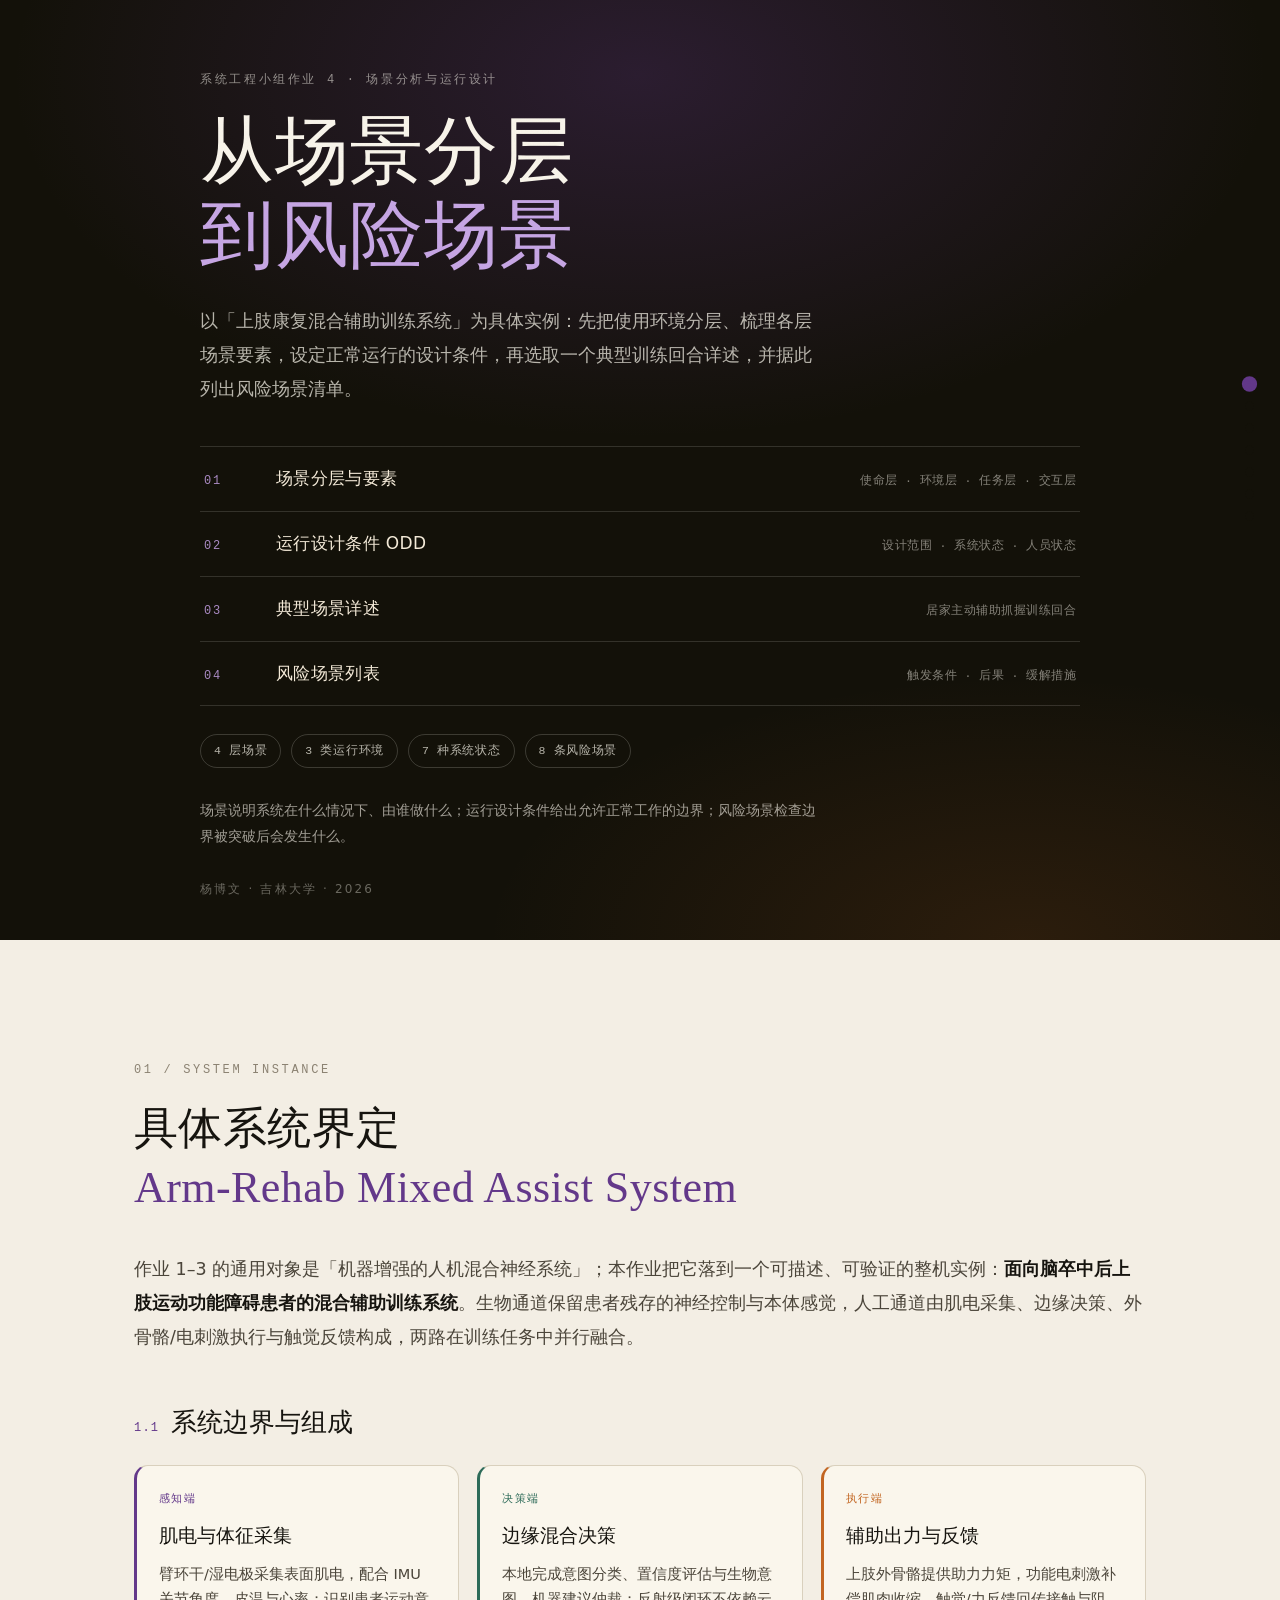
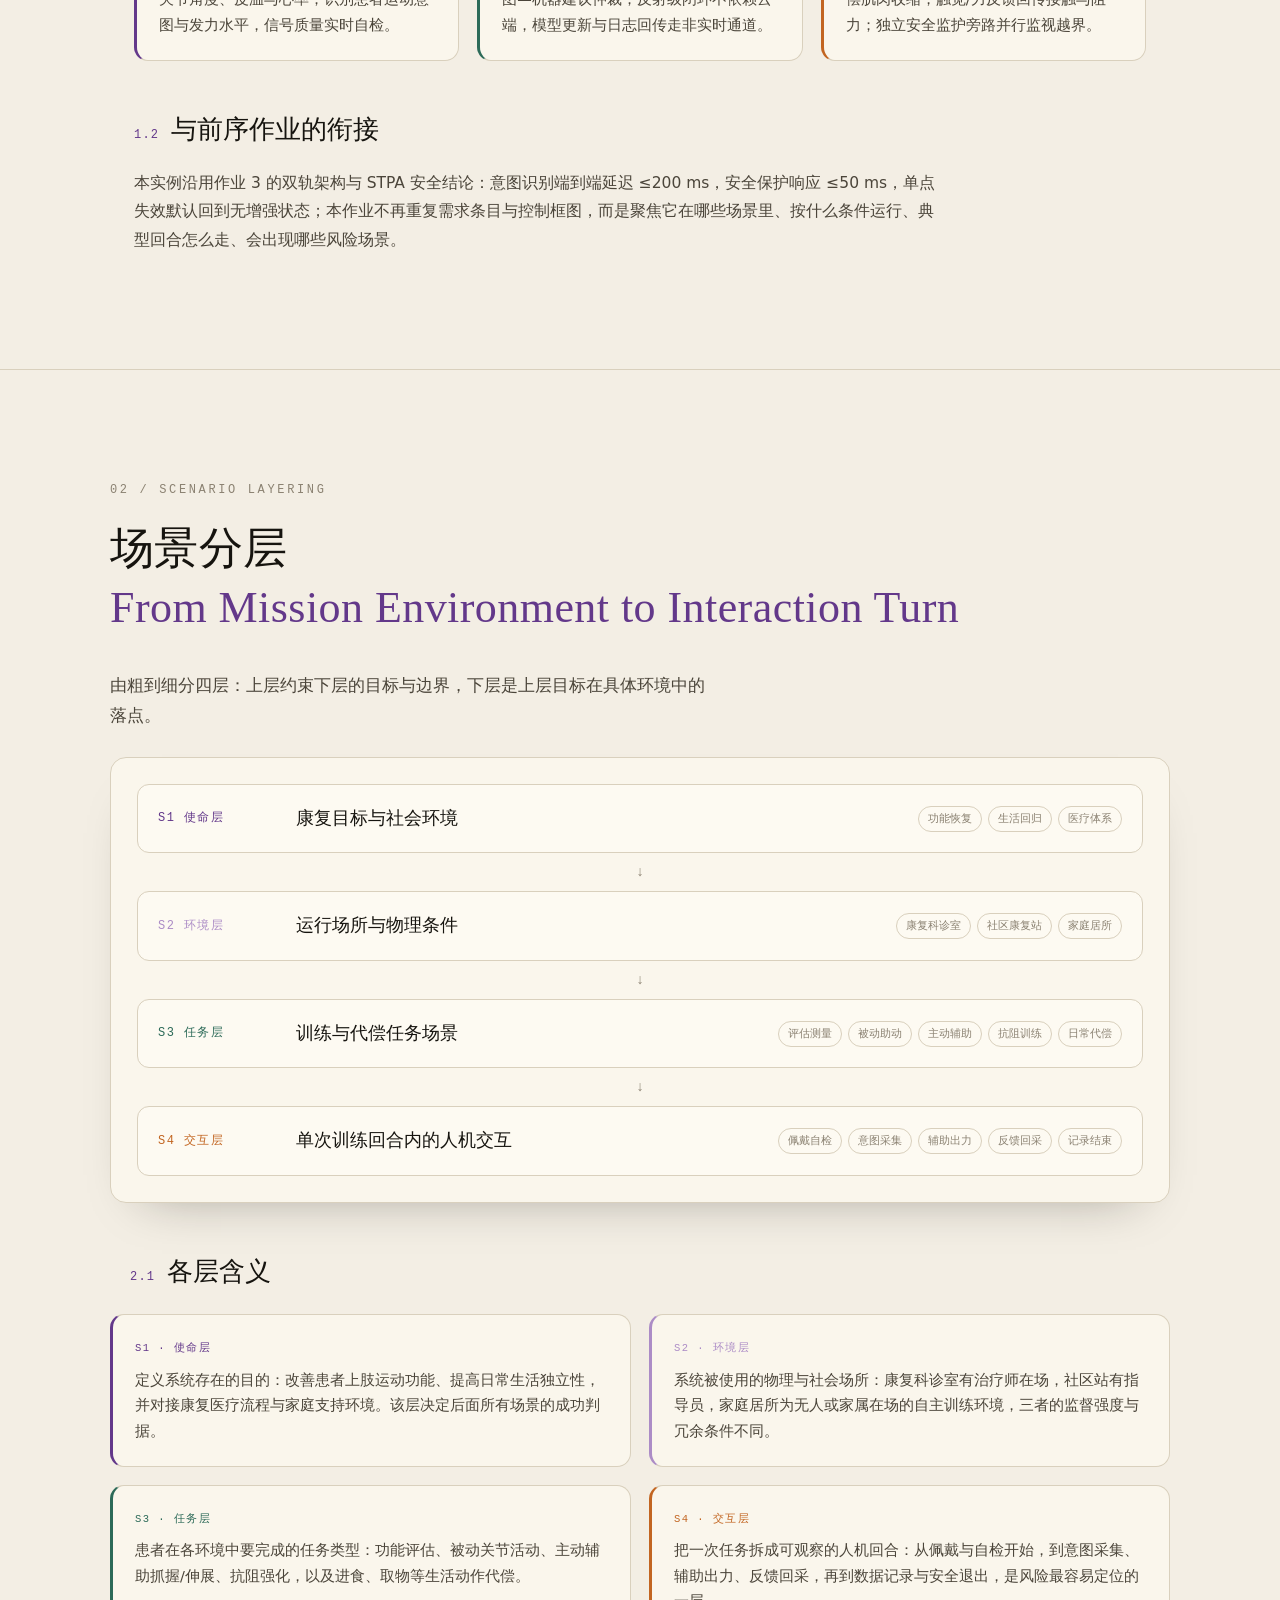
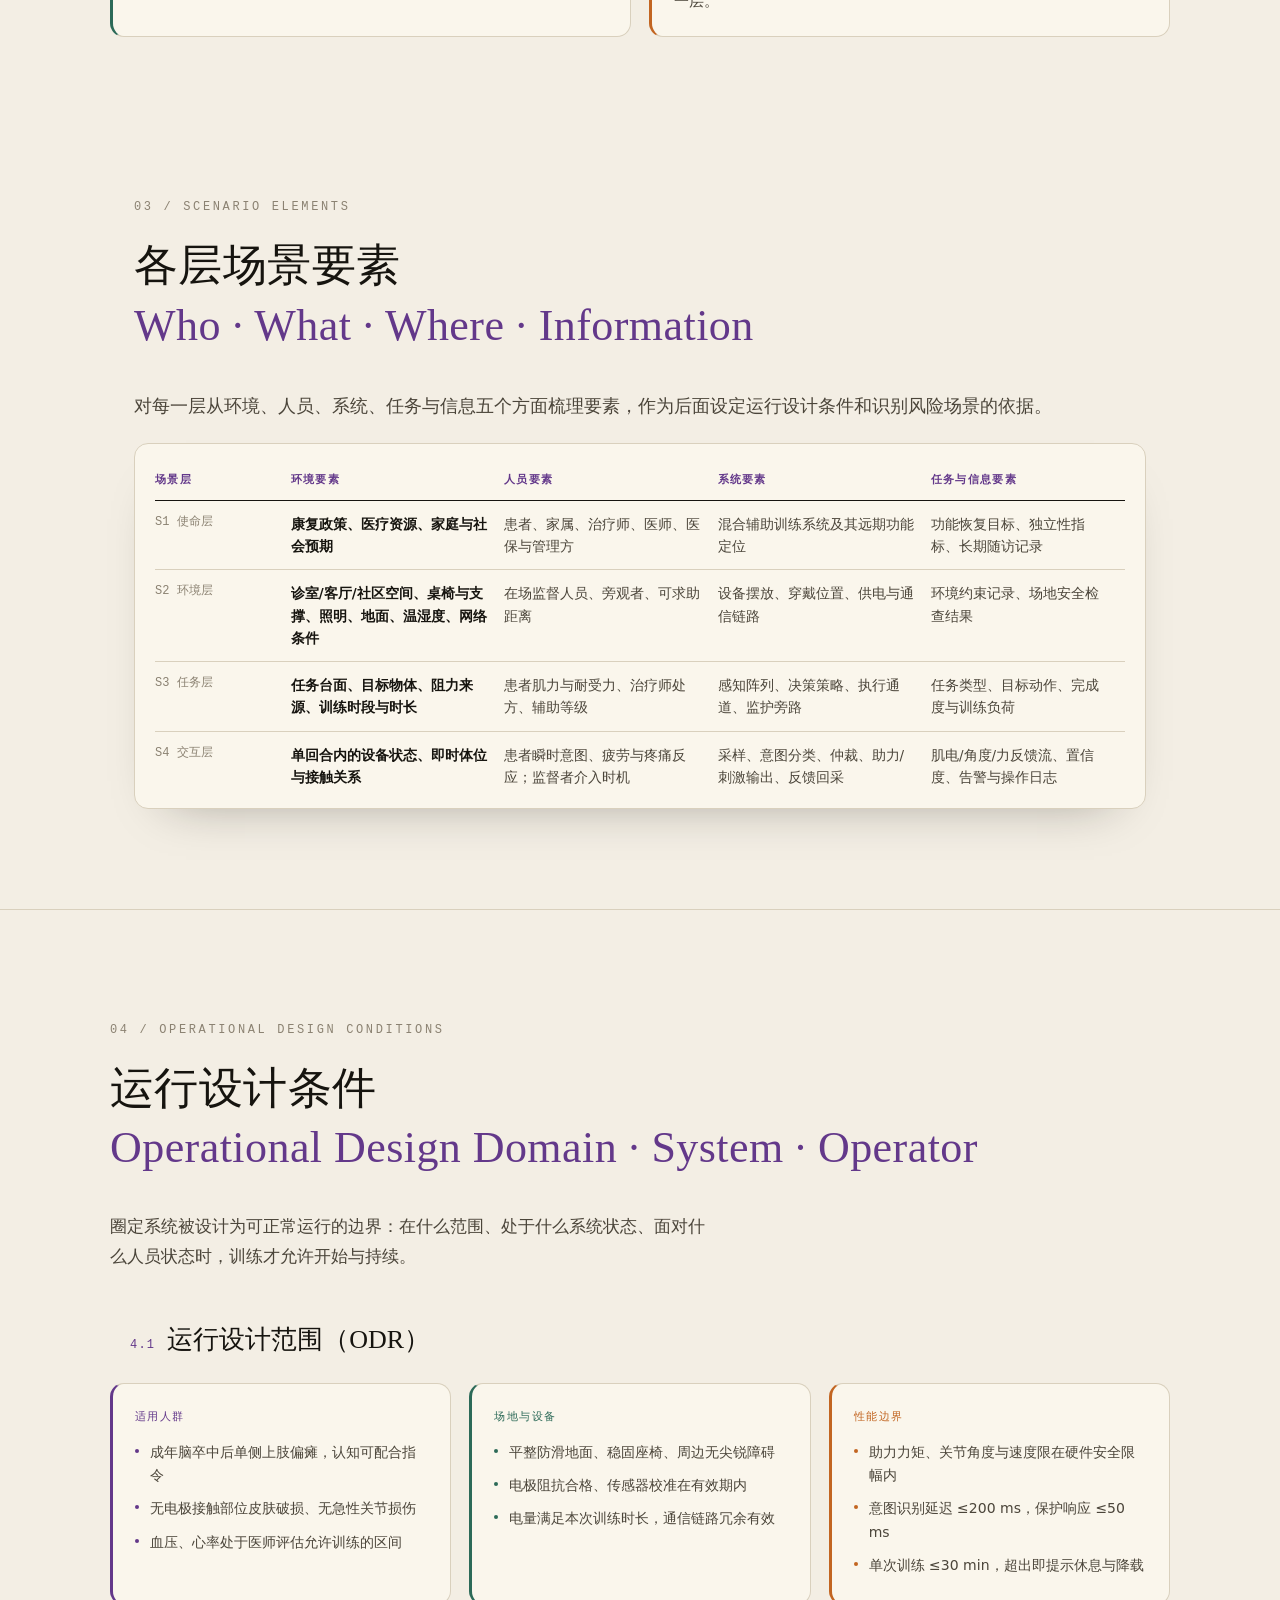
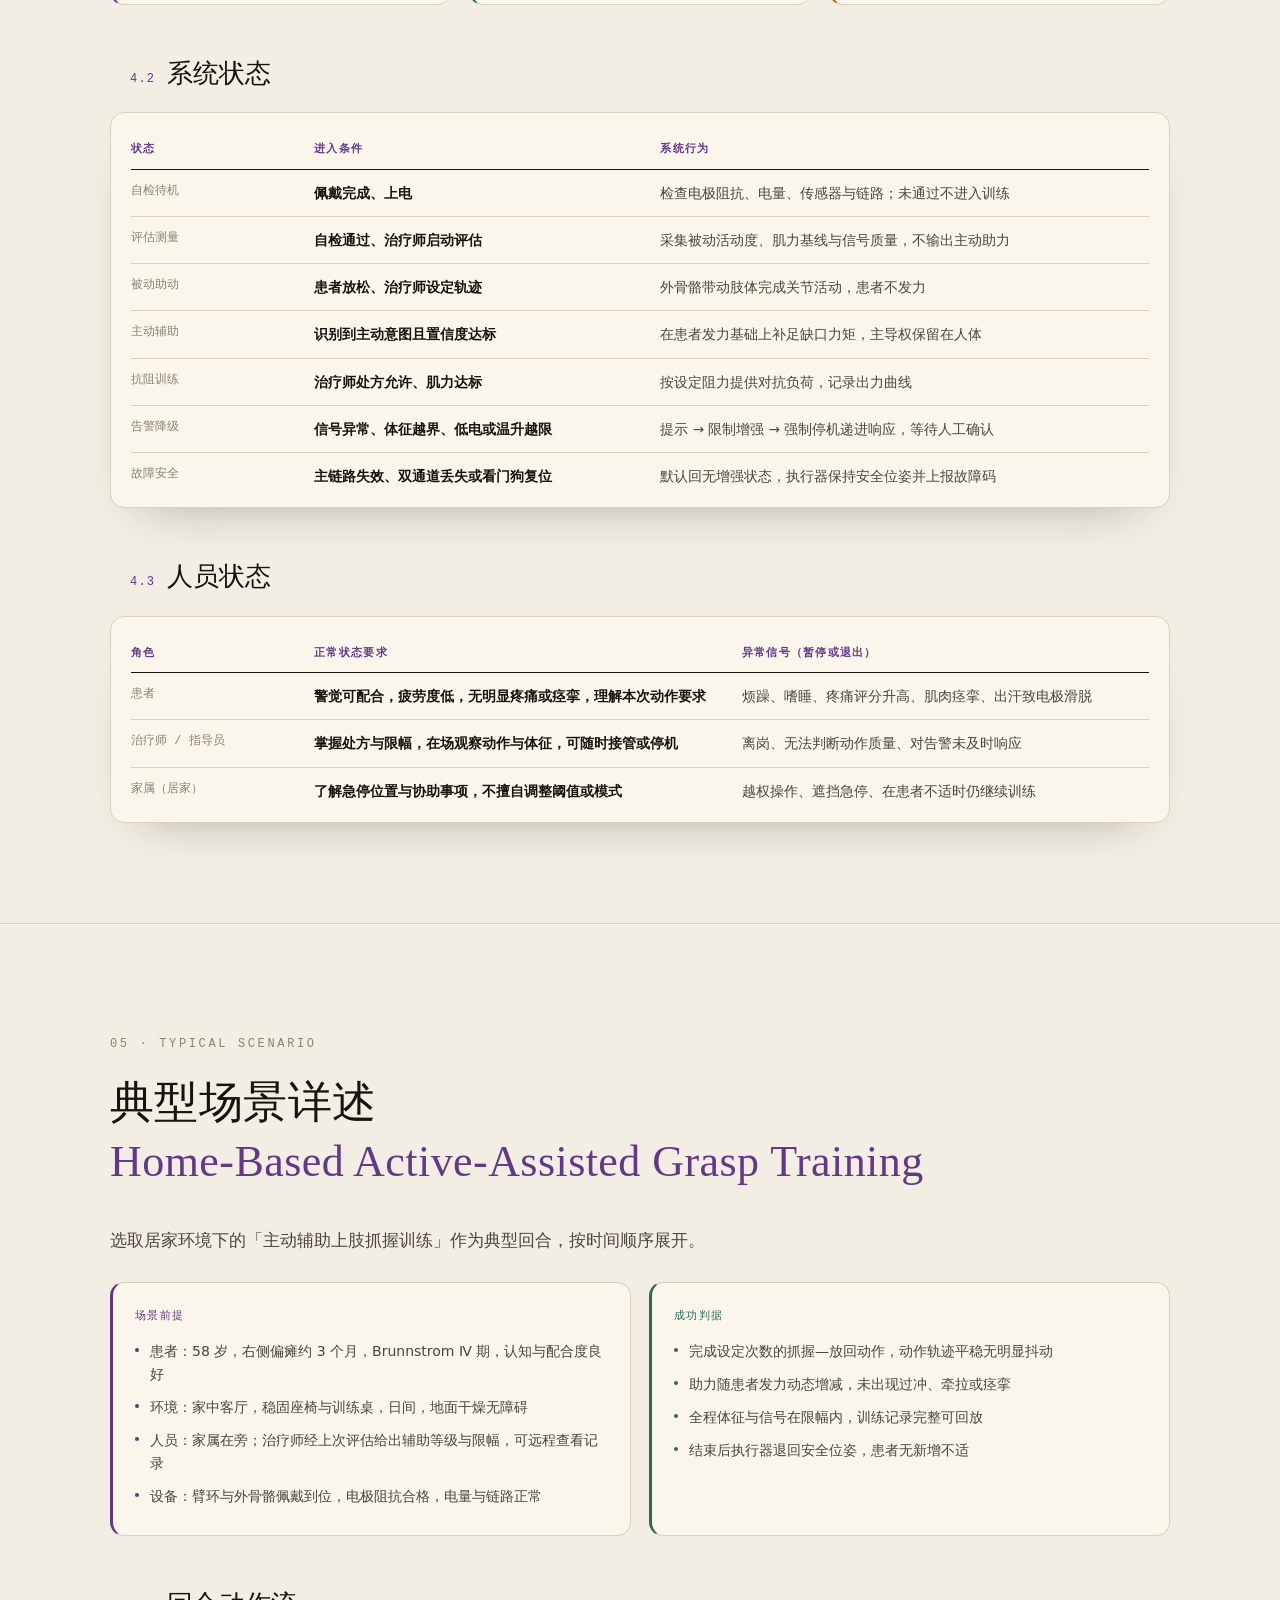
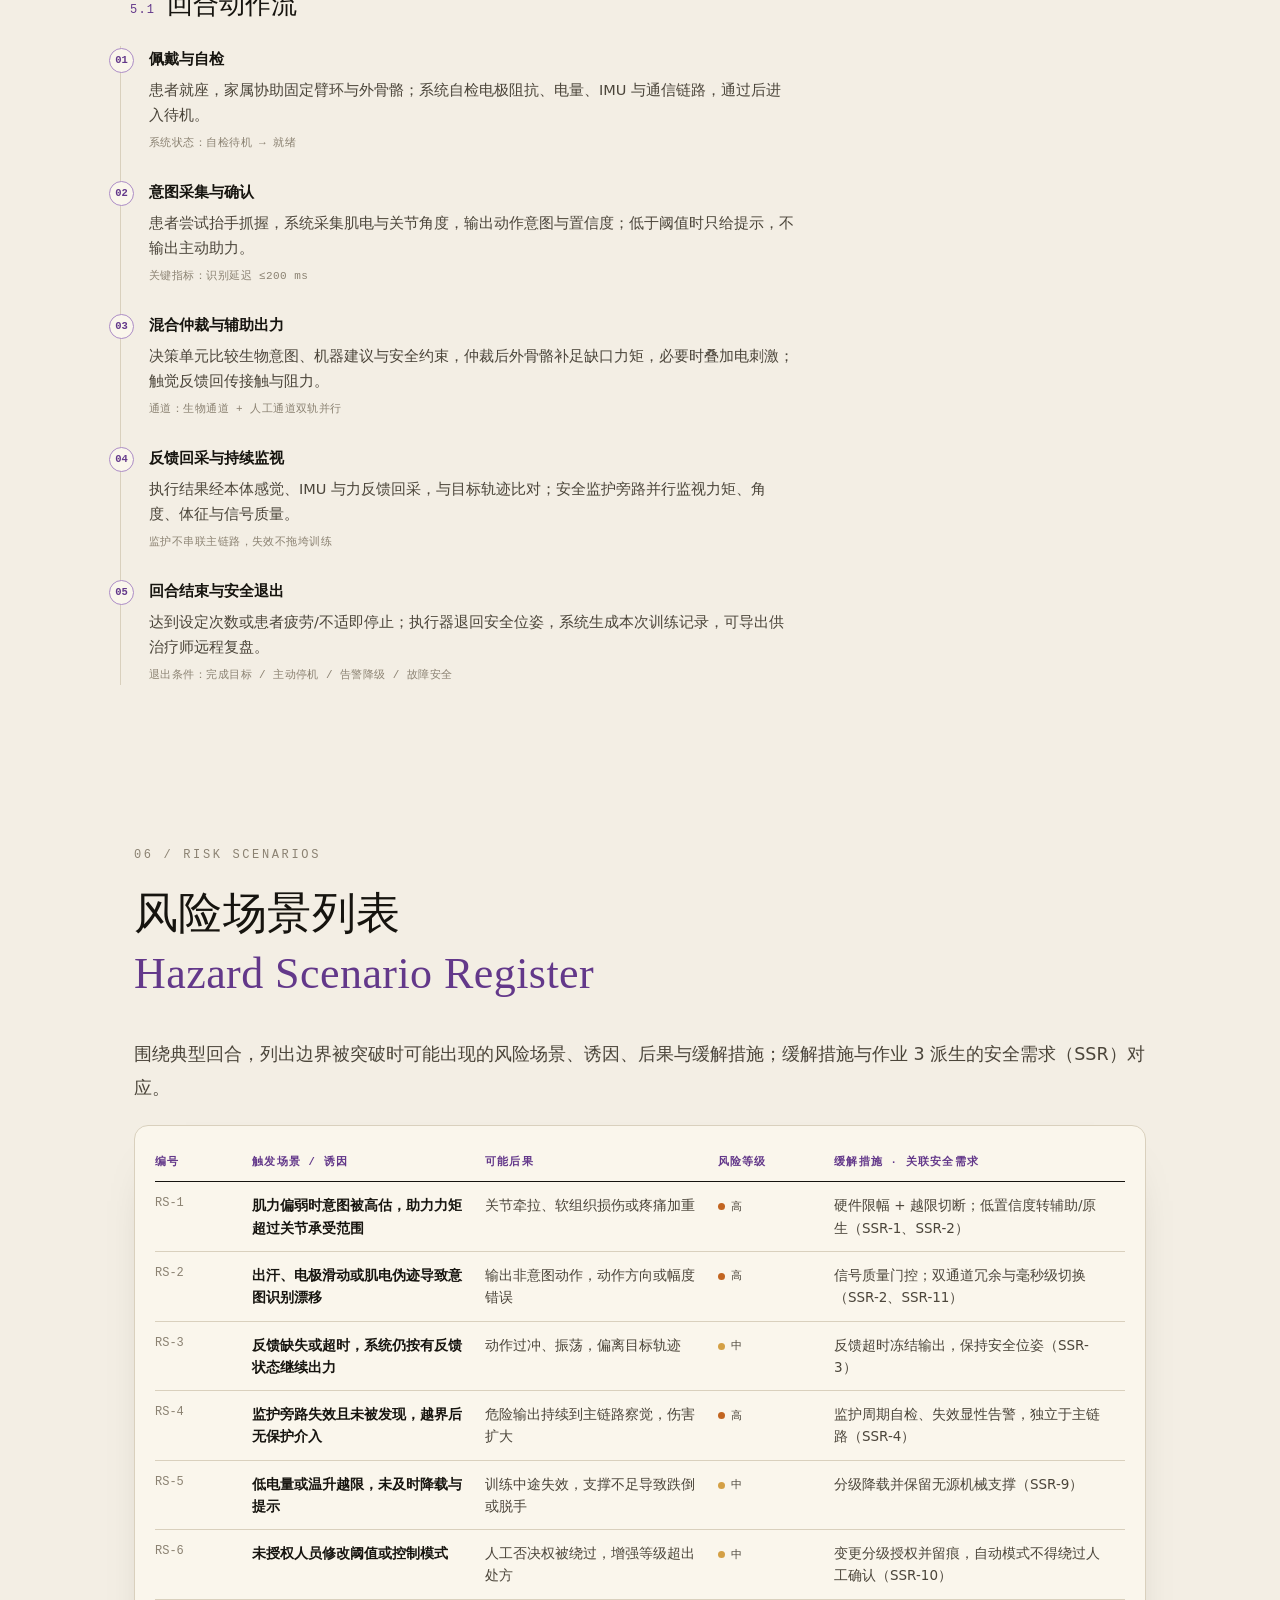
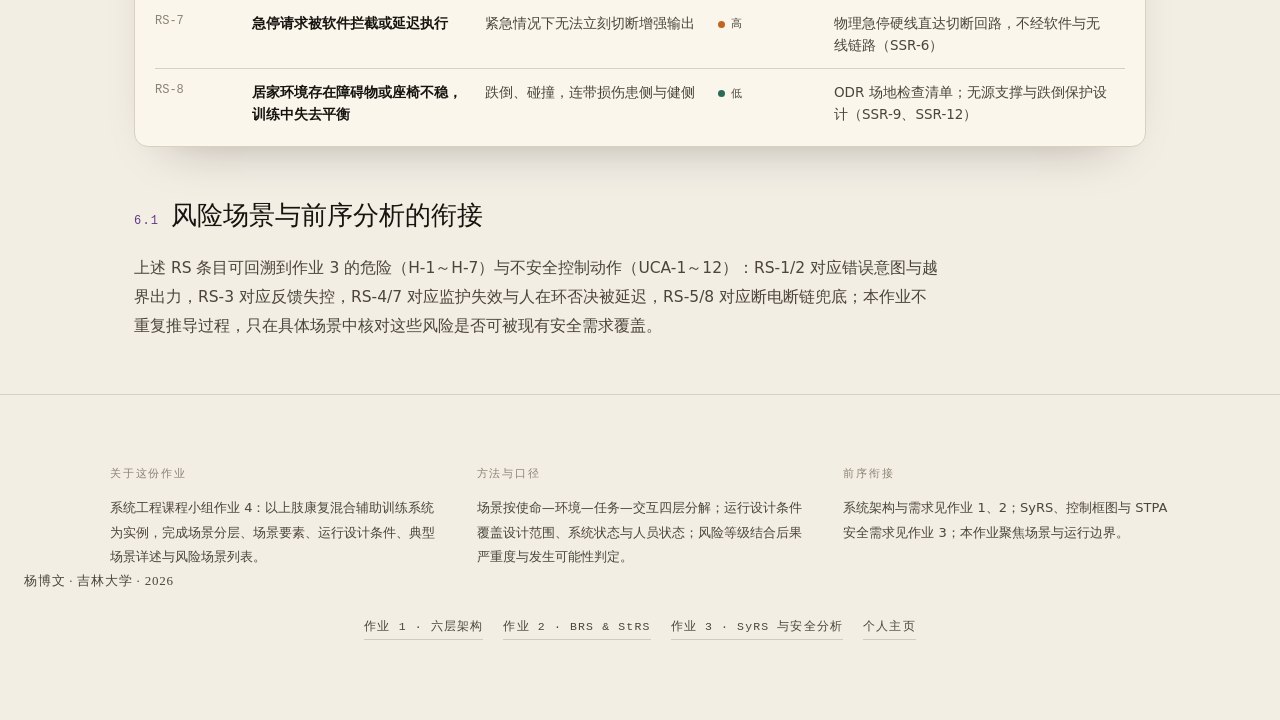
<file: assignment4/index.html>
<!DOCTYPE html>
<html lang="zh-CN">
<head>
<meta charset="utf-8">
<meta name="viewport" content="width=device-width, initial-scale=1">
<title>场景分层与运行设计条件｜上肢康复混合辅助训练系统</title>
<meta name="description" content="小组作业 4：以上肢康复混合辅助训练系统为具体实例，进行场景分层、场景要素梳理、运行设计条件设定，选取典型场景详述，并完成风险场景分析。">
<link rel="icon" href="data:image/svg+xml,%3Csvg xmlns='http://www.w3.org/2000/svg' viewBox='0 0 32 32'%3E%3Crect width='32' height='32' rx='8' fill='%23faf6ec'/%3E%3Cpath d='M9 21V11h5a4 4 0 0 1 0 8h-2' stroke='%2363388a' stroke-width='2.2' fill='none' stroke-linecap='round'/%3E%3Ccircle cx='23' cy='21' r='2.4' fill='%232c6a58'/%3E%3C/svg%3E">
<style>
:root{
  --paper:#f3eee4;
  --paper2:#eae3d5;
  --ink:#16140f;
  --ink-2:#4b453a;
  --muted:#8b8272;
  --rule:#d9d0bd;
  --purple:#63388a;
  --purple-soft:#ac8cc6;
  --green:#2c6a58;
  --green-soft:#8ab3a4;
  --orange:#c26521;
  --cream:#faf6ec;
  --dark:#131109;
  --serif:"Songti SC","SimSun","STSong","Source Han Serif SC","Noto Serif SC",serif;
  --sans:"PingFang SC","Microsoft YaHei","Hiragino Sans GB","Noto Sans SC",system-ui,sans-serif;
  --mono:"SFMono-Regular","Cascadia Mono","Consolas","Menlo",monospace;
}
*{box-sizing:border-box;margin:0;padding:0}
html{scroll-behavior:smooth}
body{
  background:var(--paper);color:var(--ink);
  font-family:var(--sans);font-size:17px;line-height:1.75;
  -webkit-font-smoothing:antialiased;text-rendering:optimizeLegibility;
}
.noise{
  position:fixed;inset:0;z-index:9000;pointer-events:none;opacity:.24;mix-blend-mode:multiply;
  background-image:url("data:image/svg+xml,%3Csvg xmlns='http://www.w3.org/2000/svg' width='160' height='160'%3E%3Cfilter id='n'%3E%3CfeTurbulence type='fractalNoise' baseFrequency='0.82' numOctaves='3'/%3E%3C/filter%3E%3Crect width='160' height='160' filter='url(%23n)' opacity='0.36'/%3E%3C/svg%3E");
}
.progress{position:fixed;top:0;left:0;height:3px;width:0;background:var(--purple);z-index:1000;transition:width .1s linear}

.side-nav{position:fixed;right:26px;top:50%;transform:translateY(-50%);display:flex;flex-direction:column;gap:13px;z-index:100}
.nav-dot{width:9px;height:9px;border-radius:50%;background:rgba(22,20,15,.14);cursor:pointer;position:relative;transition:all .3s}
.nav-dot.active,.nav-dot:hover{background:var(--purple);transform:scale(1.7)}
.nav-dot::after{
  content:attr(data-label);position:absolute;right:20px;top:50%;transform:translateY(-50%);
  font-family:var(--mono);font-size:11px;white-space:nowrap;
  background:var(--ink);color:var(--cream);padding:3px 9px;border-radius:3px;opacity:0;transition:opacity .25s;
}
.nav-dot:hover::after{opacity:1}

/* ---------- HERO ---------- */
.hero{
  position:relative;min-height:100vh;background:var(--dark);color:var(--cream);
  display:flex;align-items:center;justify-content:center;padding:70px 24px 40px;overflow:hidden;
}
.hero::before{
  content:"";position:absolute;inset:0;pointer-events:none;
  background:
    radial-gradient(70% 55% at 50% 8%,rgba(99,56,138,.30),transparent 70%),
    radial-gradient(60% 40% at 80% 100%,rgba(194,101,33,.14),transparent 70%);
}
.hero-inner{position:relative;width:100%;max-width:880px;margin:0 auto;text-align:left}
.eyebrow{
  font-family:var(--mono);font-size:12px;letter-spacing:.22em;text-transform:uppercase;
  color:var(--muted);margin:0 0 18px;
}
.hero .eyebrow{color:rgba(250,246,236,.55)}
.hero h1{
  font-family:var(--serif);font-size:clamp(38px,6.2vw,74px);line-height:1.14;
  margin:0 0 26px;letter-spacing:.01em;font-weight:400;
}
.hero h1 em{font-style:normal;color:#c8a7e6;display:inline-block}
.lede{
  font-size:clamp(15px,1.5vw,18px);color:rgba(250,246,236,.72);max-width:620px;
  margin:0 0 40px;line-height:1.9;
}
.hero-path{display:flex;flex-direction:column;border-top:1px solid rgba(250,246,236,.14)}
.path-step{
  display:grid;grid-template-columns:56px 1fr auto;align-items:baseline;gap:16px;
  padding:17px 4px;border-bottom:1px solid rgba(250,246,236,.14);
}
.path-step .idx{font-family:var(--mono);font-size:12px;letter-spacing:.14em;color:var(--purple-soft)}
.path-step .name{font-family:var(--sans);font-size:17px;color:#f6ecda;letter-spacing:.02em}
.path-step .note{font-family:var(--mono);font-size:11.5px;color:rgba(250,246,236,.5);letter-spacing:.04em}
.hero-meta{display:flex;flex-wrap:wrap;gap:10px;margin-top:28px}
.meta-chip{
  font-family:var(--mono);font-size:11.5px;letter-spacing:.06em;color:rgba(250,246,236,.72);
  border:1px solid rgba(250,246,236,.18);border-radius:999px;padding:6px 13px;
}
.hero-note{margin:30px 0 0;font-size:14px;line-height:1.8;color:rgba(250,246,236,.62);max-width:620px}
.signature{margin:30px 0 0;font-size:12px;letter-spacing:.18em;color:rgba(250,246,236,.38)}

/* ---------- CHAPTER / DECK ---------- */
.chapter{max-width:1060px;margin:0 auto;padding:120px 24px 40px}
.chapter h2,.deck-head h2,.lab h2{
  font-family:var(--serif);font-size:clamp(28px,3.9vw,44px);line-height:1.35;
  margin:0 0 34px;letter-spacing:.01em;font-weight:400;
}
.prose{margin:0 0 20px;color:var(--ink-2);font-size:17.5px;line-height:1.95}
.prose p{margin:0 0 20px;color:var(--ink-2);font-size:17.5px;line-height:1.95}
.prose strong{color:var(--ink);font-weight:700}
.em{color:var(--purple);font-style:normal}

.deck,.lab{padding:110px 24px 40px;border-top:1px solid var(--rule);margin-top:60px}
.deck-head,.lab-inner{max-width:1060px;margin:0 auto}
.deck-sub{color:var(--ink-2);max-width:600px;margin:0 0 26px}

.sec-head{display:flex;align-items:baseline;gap:12px;margin:46px 0 16px}
.sec-head .no{font-family:var(--mono);font-size:12px;color:var(--purple);letter-spacing:.1em;flex:none}
.sec-head h3{font-family:var(--serif);font-size:clamp(20px,2.4vw,26px);font-weight:400;margin:0}
.sec-note{color:var(--muted);font-size:13.5px;margin:4px 0 18px;font-family:var(--mono);letter-spacing:.02em}
p.body{font-size:15.5px;color:var(--ink-2);margin-bottom:14px;max-width:74ch;line-height:1.85}
p.body strong{color:var(--ink);font-weight:700}
.deck .sec-head,.lab .sec-head,.deck .sec-note,.lab .sec-note,
.deck .body,.lab .body{padding-left:20px;padding-right:20px}
.deck .body,.lab .body{max-width:72ch}
.chapter .body{max-width:82ch}

/* ---------- TABLES ---------- */
.req-table{width:100%;margin-top:8px;border-collapse:collapse;font-size:13.5px;line-height:1.65}
.tbl-wrap{overflow-x:auto;background:var(--cream);border:1px solid var(--rule);border-radius:14px;box-shadow:0 24px 50px -34px rgba(22,20,15,.4);padding:20px 20px 8px}
.req-table th{
  text-align:left;font-family:var(--mono);font-size:10.5px;letter-spacing:.12em;text-transform:uppercase;
  color:var(--purple);font-weight:600;padding:0 16px 10px 0;border-bottom:1px solid var(--ink);white-space:nowrap;
}
.req-table td{padding:12px 16px 12px 0;vertical-align:top;color:var(--ink-2);border-bottom:1px solid var(--rule)}
.req-table tr:last-child td{border-bottom:none}
.req-table td:first-child{font-family:var(--mono);font-size:12px;color:var(--muted);white-space:nowrap}
.req-table td:nth-child(2){color:var(--ink);font-weight:600}

/* ---------- CARDS ---------- */
.cards{display:grid;grid-template-columns:repeat(3,1fr);gap:18px;margin-top:20px}
.cards.two{grid-template-columns:repeat(2,1fr)}
.card{
  background:var(--cream);border:1px solid var(--rule);border-radius:14px;padding:24px 22px 22px;
  border-left:3px solid var(--card-c,var(--purple));
}
.card .tag{font-family:var(--mono);font-size:10.5px;letter-spacing:.14em;text-transform:uppercase;color:var(--card-c,var(--purple));display:block;margin-bottom:10px}
.card h4{font-family:var(--serif);font-size:19px;font-weight:400;margin-bottom:10px}
.card p{font-size:14.5px;color:var(--ink-2);line-height:1.75}
.card ul{list-style:none;margin-top:8px}
.card ul li{font-size:14px;color:var(--ink-2);padding:5px 0 5px 15px;position:relative;line-height:1.65}
.card ul li::before{content:'';position:absolute;left:0;top:13px;width:4px;height:4px;border-radius:50%;background:var(--card-c,var(--purple))}

/* ---------- LAYER DIAGRAM ---------- */
.lab-panel{
  margin-top:24px;display:grid;gap:24px;background:var(--cream);
  border:1px solid var(--rule);border-radius:16px;padding:26px;
  box-shadow:0 24px 50px -34px rgba(22,20,15,.4);
}
.layer-stack{display:grid;gap:12px}
.layer-band{
  display:grid;grid-template-columns:120px 1fr auto;gap:18px;align-items:center;
  background:#fdfaf2;border:1px solid var(--rule);border-radius:12px;padding:18px 20px;
}
.layer-band .lno{font-family:var(--mono);font-size:12px;letter-spacing:.12em;color:var(--l-c,var(--purple))}
.layer-band .lname{font-family:var(--serif);font-size:18px}
.layer-band .ldesc{font-size:13.5px;color:var(--ink-2);line-height:1.6}
.layer-band .ltags{display:flex;flex-wrap:wrap;gap:6px;justify-content:flex-end}
.layer-band .ltags span{font-family:var(--mono);font-size:10.5px;color:var(--muted);border:1px solid var(--rule);border-radius:999px;padding:3px 9px}
.layer-arrow{text-align:center;color:var(--muted);font-family:var(--mono);font-size:14px;line-height:1}

/* ---------- TIMELINE ---------- */
.timeline{border-left:1px solid var(--rule);margin:18px 0 0 10px;display:grid;gap:0}
.tl-step{position:relative;padding:0 0 26px 28px}
.tl-step:last-child{padding-bottom:0}
.tl-step::before{
  content:attr(data-i);position:absolute;left:-12px;top:2px;width:23px;height:23px;border-radius:50%;
  background:var(--cream);border:1px solid var(--purple-soft);color:var(--purple);
  font-family:var(--mono);font-size:10.5px;font-weight:700;display:flex;align-items:center;justify-content:center;
}
.tl-step h4{font-size:15px;font-weight:700;margin-bottom:6px}
.tl-step p{font-size:14.5px;color:var(--ink-2);line-height:1.72;max-width:70ch}
.tl-step .tl-meta{font-family:var(--mono);font-size:11px;color:var(--muted);letter-spacing:.04em;margin-top:6px}

/* ---------- RISK SEVERITY ---------- */
.sev{display:inline-flex;align-items:center;gap:6px;font-family:var(--mono);font-size:11px;white-space:nowrap}
.sev i{width:7px;height:7px;border-radius:50%;display:inline-block}
.sev.h i{background:var(--orange)}
.sev.m i{background:#d4a045}
.sev.l i{background:var(--green)}

/* ---------- NOTES / FOOTER ---------- */
.lab-notes{margin-top:24px;padding:0 26px;display:grid;gap:15px}
.lab-notes .body{margin-bottom:0;max-width:66ch;padding:0}
.foot{border-top:1px solid var(--rule);padding:70px 24px 80px;background:var(--paper)}
.foot-grid{max-width:1060px;margin:0 auto;display:grid;grid-template-columns:repeat(3,1fr);gap:40px}
.foot h5{margin:0 0 12px;font-size:11px;letter-spacing:.16em;color:var(--muted);font-weight:500;font-family:var(--mono)}
.foot p{margin:0;font-size:13px;line-height:1.85;color:var(--ink-2)}
.foot-sig{max-width:1060px;margin:56px auto 0;font-size:15px;color:var(--ink);letter-spacing:.06em;font-family:var(--serif)}
.foot-links{display:flex;gap:20px;justify-content:center;flex-wrap:wrap;margin-top:24px}
.foot-links a{font-family:var(--mono);font-size:11.5px;letter-spacing:.1em;color:var(--ink-2);text-decoration:none;border-bottom:1px solid rgba(22,20,15,.16);padding-bottom:2px}
.foot-links a:hover{color:var(--purple);border-bottom-color:var(--purple)}

.to-top{position:fixed;left:26px;bottom:26px;width:42px;height:42px;border-radius:50%;border:none;background:var(--ink);color:var(--cream);font-size:15px;cursor:pointer;box-shadow:0 4px 16px rgba(22,20,15,.22);opacity:0;visibility:hidden;transition:all .3s;z-index:97}
.to-top.on{opacity:1;visibility:visible}
.to-top:hover{background:var(--purple);transform:translateY(-3px)}
.toast{position:fixed;left:50%;bottom:34px;transform:translate(-50%,20px);background:var(--ink);color:var(--cream);font-family:var(--mono);font-size:12.5px;padding:10px 18px;border-radius:3px;opacity:0;pointer-events:none;transition:all .28s;z-index:200}
.toast.on{opacity:1;transform:translate(-50%,0)}

.rv{opacity:0;transform:translateY(26px);transition:opacity .7s ease,transform .7s ease}
.rv.on{opacity:1;transform:none}

@media (min-width:720px){
  .cards{grid-template-columns:repeat(3,1fr)}
}
@media (max-width:980px){
  .cards,.cards.two{grid-template-columns:1fr;gap:16px}
  .foot-grid{grid-template-columns:1fr}
  .layer-band{grid-template-columns:1fr;gap:8px}
  .layer-band .ltags{justify-content:flex-start}
}
@media (max-width:719px){
  .side-nav{display:none}
  .chapter,.deck,.lab{padding-left:20px;padding-right:20px}
  .deck .sec-head,.lab .sec-head,.deck .sec-note,.lab .sec-note,
  .deck .body,.lab .body{padding-left:0;padding-right:0}
  .path-step{grid-template-columns:40px 1fr;row-gap:4px}
  .path-step .note{grid-column:2}
  .hero{padding-top:64px}
}
@media (prefers-reduced-motion:reduce){
  *{animation:none!important;transition:none!important}
  html{scroll-behavior:auto}
}
</style>
</head>
<body>

<div class="noise"></div>
<div class="progress" id="progress"></div>

<nav class="side-nav">
    <div class="nav-dot active" data-target="top" data-label="开头"></div>
    <div class="nav-dot" data-target="scope" data-label="系统界定"></div>
    <div class="nav-dot" data-target="layers" data-label="场景分层"></div>
    <div class="nav-dot" data-target="elements" data-label="场景要素"></div>
    <div class="nav-dot" data-target="odd" data-label="运行设计条件"></div>
    <div class="nav-dot" data-target="scenario" data-label="典型场景"></div>
    <div class="nav-dot" data-target="risks" data-label="风险场景"></div>
</nav>

<header class="hero" id="top">
    <div class="hero-inner">
        <p class="eyebrow">系统工程小组作业 4 · 场景分析与运行设计</p>
        <h1 class="serif">从场景分层<br><em>到风险场景</em></h1>
        <p class="lede">以「上肢康复混合辅助训练系统」为具体实例：先把使用环境分层、梳理各层场景要素，设定正常运行的设计条件，再选取一个典型训练回合详述，并据此列出风险场景清单。</p>

        <div class="hero-path">
            <div class="path-step"><span class="idx">01</span><span class="name">场景分层与要素</span><span class="note">使命层 · 环境层 · 任务层 · 交互层</span></div>
            <div class="path-step"><span class="idx">02</span><span class="name">运行设计条件 ODD</span><span class="note">设计范围 · 系统状态 · 人员状态</span></div>
            <div class="path-step"><span class="idx">03</span><span class="name">典型场景详述</span><span class="note">居家主动辅助抓握训练回合</span></div>
            <div class="path-step"><span class="idx">04</span><span class="name">风险场景列表</span><span class="note">触发条件 · 后果 · 缓解措施</span></div>
        </div>

        <div class="hero-meta">
            <span class="meta-chip">4 层场景</span>
            <span class="meta-chip">3 类运行环境</span>
            <span class="meta-chip">7 种系统状态</span>
            <span class="meta-chip">8 条风险场景</span>
        </div>

        <p class="hero-note">场景说明系统在什么情况下、由谁做什么；运行设计条件给出允许正常工作的边界；风险场景检查边界被突破后会发生什么。</p>
        <p class="signature">杨博文 · 吉林大学 · 2026</p>
    </div>
</header>

<!-- ============ 系统界定 ============ -->
<section class="chapter rv" id="scope">
    <p class="eyebrow">01 / System Instance</p>
    <h2 class="serif">具体系统界定<br><em class="em">Arm-Rehab Mixed Assist System</em></h2>
    <p class="prose">作业 1–3 的通用对象是「机器增强的人机混合神经系统」；本作业把它落到一个可描述、可验证的整机实例：<strong>面向脑卒中后上肢运动功能障碍患者的混合辅助训练系统</strong>。生物通道保留患者残存的神经控制与本体感觉，人工通道由肌电采集、边缘决策、外骨骼/电刺激执行与触觉反馈构成，两路在训练任务中并行融合。</p>

    <div class="sec-head"><span class="no">1.1</span><h3>系统边界与组成</h3></div>
    <div class="cards">
        <div class="card" style="--card-c:var(--purple)">
            <span class="tag">感知端</span>
            <h4>肌电与体征采集</h4>
            <p>臂环干/湿电极采集表面肌电，配合 IMU 关节角度、皮温与心率；识别患者运动意图与发力水平，信号质量实时自检。</p>
        </div>
        <div class="card" style="--card-c:var(--green)">
            <span class="tag">决策端</span>
            <h4>边缘混合决策</h4>
            <p>本地完成意图分类、置信度评估与生物意图—机器建议仲裁；反射级闭环不依赖云端，模型更新与日志回传走非实时通道。</p>
        </div>
        <div class="card" style="--card-c:var(--orange)">
            <span class="tag">执行端</span>
            <h4>辅助出力与反馈</h4>
            <p>上肢外骨骼提供助力力矩，功能电刺激补偿肌肉收缩，触觉/力反馈回传接触与阻力；独立安全监护旁路并行监视越界。</p>
        </div>
    </div>

    <div class="sec-head"><span class="no">1.2</span><h3>与前序作业的衔接</h3></div>
    <p class="body">本实例沿用作业 3 的双轨架构与 STPA 安全结论：意图识别端到端延迟 ≤200 ms，安全保护响应 ≤50 ms，单点失效默认回到无增强状态；本作业不再重复需求条目与控制框图，而是聚焦它在哪些场景里、按什么条件运行、典型回合怎么走、会出现哪些风险场景。</p>
</section>

<!-- ============ 场景分层 ============ -->
<section class="deck rv" id="layers">
    <div class="deck-head">
        <p class="eyebrow">02 / Scenario Layering</p>
        <h2 class="serif">场景分层<br><em class="em">From Mission Environment to Interaction Turn</em></h2>
        <p class="deck-sub">由粗到细分四层：上层约束下层的目标与边界，下层是上层目标在具体环境中的落点。</p>
    </div>

    <div class="lab-inner">
        <div class="lab-panel">
            <div class="layer-stack">
                <div class="layer-band" style="--l-c:var(--purple)">
                    <span class="lno">S1 使命层</span>
                    <span class="lname">康复目标与社会环境</span>
                    <span class="ltags"><span>功能恢复</span><span>生活回归</span><span>医疗体系</span></span>
                </div>
                <div class="layer-arrow">↓</div>
                <div class="layer-band" style="--l-c:var(--purple-soft)">
                    <span class="lno">S2 环境层</span>
                    <span class="lname">运行场所与物理条件</span>
                    <span class="ltags"><span>康复科诊室</span><span>社区康复站</span><span>家庭居所</span></span>
                </div>
                <div class="layer-arrow">↓</div>
                <div class="layer-band" style="--l-c:var(--green)">
                    <span class="lno">S3 任务层</span>
                    <span class="lname">训练与代偿任务场景</span>
                    <span class="ltags"><span>评估测量</span><span>被动助动</span><span>主动辅助</span><span>抗阻训练</span><span>日常代偿</span></span>
                </div>
                <div class="layer-arrow">↓</div>
                <div class="layer-band" style="--l-c:var(--orange)">
                    <span class="lno">S4 交互层</span>
                    <span class="lname">单次训练回合内的人机交互</span>
                    <span class="ltags"><span>佩戴自检</span><span>意图采集</span><span>辅助出力</span><span>反馈回采</span><span>记录结束</span></span>
                </div>
            </div>
        </div>

        <div class="sec-head"><span class="no">2.1</span><h3>各层含义</h3></div>
        <div class="cards two">
            <div class="card" style="--card-c:var(--purple)">
                <span class="tag">S1 · 使命层</span>
                <p>定义系统存在的目的：改善患者上肢运动功能、提高日常生活独立性，并对接康复医疗流程与家庭支持环境。该层决定后面所有场景的成功判据。</p>
            </div>
            <div class="card" style="--card-c:var(--purple-soft)">
                <span class="tag">S2 · 环境层</span>
                <p>系统被使用的物理与社会场所：康复科诊室有治疗师在场，社区站有指导员，家庭居所为无人或家属在场的自主训练环境，三者的监督强度与冗余条件不同。</p>
            </div>
            <div class="card" style="--card-c:var(--green)">
                <span class="tag">S3 · 任务层</span>
                <p>患者在各环境中要完成的任务类型：功能评估、被动关节活动、主动辅助抓握/伸展、抗阻强化，以及进食、取物等生活动作代偿。</p>
            </div>
            <div class="card" style="--card-c:var(--orange)">
                <span class="tag">S4 · 交互层</span>
                <p>把一次任务拆成可观察的人机回合：从佩戴与自检开始，到意图采集、辅助出力、反馈回采，再到数据记录与安全退出，是风险最容易定位的一层。</p>
            </div>
        </div>
    </div>
</section>

<!-- ============ 场景要素 ============ -->
<section class="chapter rv" id="elements">
    <p class="eyebrow">03 / Scenario Elements</p>
    <h2 class="serif">各层场景要素<br><em class="em">Who · What · Where · Information</em></h2>
    <p class="prose">对每一层从环境、人员、系统、任务与信息五个方面梳理要素，作为后面设定运行设计条件和识别风险场景的依据。</p>

    <div class="tbl-wrap">
        <table class="req-table">
            <colgroup><col style="width:14%"><col style="width:22%"><col style="width:22%"><col style="width:22%"><col style="width:20%"></colgroup>
            <thead><tr><th>场景层</th><th>环境要素</th><th>人员要素</th><th>系统要素</th><th>任务与信息要素</th></tr></thead>
            <tbody>
                <tr>
                    <td>S1 使命层</td>
                    <td>康复政策、医疗资源、家庭与社会预期</td>
                    <td>患者、家属、治疗师、医师、医保与管理方</td>
                    <td>混合辅助训练系统及其远期功能定位</td>
                    <td>功能恢复目标、独立性指标、长期随访记录</td>
                </tr>
                <tr>
                    <td>S2 环境层</td>
                    <td>诊室/客厅/社区空间、桌椅与支撑、照明、地面、温湿度、网络条件</td>
                    <td>在场监督人员、旁观者、可求助距离</td>
                    <td>设备摆放、穿戴位置、供电与通信链路</td>
                    <td>环境约束记录、场地安全检查结果</td>
                </tr>
                <tr>
                    <td>S3 任务层</td>
                    <td>任务台面、目标物体、阻力来源、训练时段与时长</td>
                    <td>患者肌力与耐受力、治疗师处方、辅助等级</td>
                    <td>感知阵列、决策策略、执行通道、监护旁路</td>
                    <td>任务类型、目标动作、完成度与训练负荷</td>
                </tr>
                <tr>
                    <td>S4 交互层</td>
                    <td>单回合内的设备状态、即时体位与接触关系</td>
                    <td>患者瞬时意图、疲劳与疼痛反应；监督者介入时机</td>
                    <td>采样、意图分类、仲裁、助力/刺激输出、反馈回采</td>
                    <td>肌电/角度/力反馈流、置信度、告警与操作日志</td>
                </tr>
            </tbody>
        </table>
    </div>
</section>

<!-- ============ 运行设计条件 ============ -->
<section class="lab rv" id="odd">
    <div class="lab-inner">
        <p class="eyebrow">04 / Operational Design Conditions</p>
        <h2 class="serif">运行设计条件<br><em class="em">Operational Design Domain · System · Operator</em></h2>
        <p class="deck-sub">圈定系统被设计为可正常运行的边界：在什么范围、处于什么系统状态、面对什么人员状态时，训练才允许开始与持续。</p>

        <div class="sec-head"><span class="no">4.1</span><h3>运行设计范围（ODR）</h3></div>
        <div class="cards">
            <div class="card" style="--card-c:var(--purple)">
                <span class="tag">适用人群</span>
                <ul>
                    <li>成年脑卒中后单侧上肢偏瘫，认知可配合指令</li>
                    <li>无电极接触部位皮肤破损、无急性关节损伤</li>
                    <li>血压、心率处于医师评估允许训练的区间</li>
                </ul>
            </div>
            <div class="card" style="--card-c:var(--green)">
                <span class="tag">场地与设备</span>
                <ul>
                    <li>平整防滑地面、稳固座椅、周边无尖锐障碍</li>
                    <li>电极阻抗合格、传感器校准在有效期内</li>
                    <li>电量满足本次训练时长，通信链路冗余有效</li>
                </ul>
            </div>
            <div class="card" style="--card-c:var(--orange)">
                <span class="tag">性能边界</span>
                <ul>
                    <li>助力力矩、关节角度与速度限在硬件安全限幅内</li>
                    <li>意图识别延迟 ≤200 ms，保护响应 ≤50 ms</li>
                    <li>单次训练 ≤30 min，超出即提示休息与降载</li>
                </ul>
            </div>
        </div>

        <div class="sec-head"><span class="no">4.2</span><h3>系统状态</h3></div>
        <div class="tbl-wrap">
            <table class="req-table">
                <colgroup><col style="width:18%"><col style="width:34%"><col style="width:48%"></colgroup>
                <thead><tr><th>状态</th><th>进入条件</th><th>系统行为</th></tr></thead>
                <tbody>
                    <tr><td>自检待机</td><td>佩戴完成、上电</td><td>检查电极阻抗、电量、传感器与链路；未通过不进入训练</td></tr>
                    <tr><td>评估测量</td><td>自检通过、治疗师启动评估</td><td>采集被动活动度、肌力基线与信号质量，不输出主动助力</td></tr>
                    <tr><td>被动助动</td><td>患者放松、治疗师设定轨迹</td><td>外骨骼带动肢体完成关节活动，患者不发力</td></tr>
                    <tr><td>主动辅助</td><td>识别到主动意图且置信度达标</td><td>在患者发力基础上补足缺口力矩，主导权保留在人体</td></tr>
                    <tr><td>抗阻训练</td><td>治疗师处方允许、肌力达标</td><td>按设定阻力提供对抗负荷，记录出力曲线</td></tr>
                    <tr><td>告警降级</td><td>信号异常、体征越界、低电或温升越限</td><td>提示 → 限制增强 → 强制停机递进响应，等待人工确认</td></tr>
                    <tr><td>故障安全</td><td>主链路失效、双通道丢失或看门狗复位</td><td>默认回无增强状态，执行器保持安全位姿并上报故障码</td></tr>
                </tbody>
            </table>
        </div>

        <div class="sec-head"><span class="no">4.3</span><h3>人员状态</h3></div>
        <div class="tbl-wrap">
            <table class="req-table">
                <colgroup><col style="width:18%"><col style="width:42%"><col style="width:40%"></colgroup>
                <thead><tr><th>角色</th><th>正常状态要求</th><th>异常信号（暂停或退出）</th></tr></thead>
                <tbody>
                    <tr><td>患者</td><td>警觉可配合，疲劳度低，无明显疼痛或痉挛，理解本次动作要求</td><td>烦躁、嗜睡、疼痛评分升高、肌肉痉挛、出汗致电极滑脱</td></tr>
                    <tr><td>治疗师 / 指导员</td><td>掌握处方与限幅，在场观察动作与体征，可随时接管或停机</td><td>离岗、无法判断动作质量、对告警未及时响应</td></tr>
                    <tr><td>家属（居家）</td><td>了解急停位置与协助事项，不擅自调整阈值或模式</td><td>越权操作、遮挡急停、在患者不适时仍继续训练</td></tr>
                </tbody>
            </table>
        </div>
    </div>
</section>

<!-- ============ 典型场景 ============ -->
<section class="deck rv" id="scenario">
    <div class="deck-head">
        <p class="eyebrow">05 · Typical Scenario</p>
        <h2 class="serif">典型场景详述<br><em class="em">Home-Based Active-Assisted Grasp Training</em></h2>
        <p class="deck-sub">选取居家环境下的「主动辅助上肢抓握训练」作为典型回合，按时间顺序展开。</p>
    </div>

    <div class="lab-inner">
        <div class="cards two">
            <div class="card" style="--card-c:var(--purple)">
                <span class="tag">场景前提</span>
                <ul>
                    <li>患者：58 岁，右侧偏瘫约 3 个月，Brunnstrom Ⅳ 期，认知与配合度良好</li>
                    <li>环境：家中客厅，稳固座椅与训练桌，日间，地面干燥无障碍</li>
                    <li>人员：家属在旁；治疗师经上次评估给出辅助等级与限幅，可远程查看记录</li>
                    <li>设备：臂环与外骨骼佩戴到位，电极阻抗合格，电量与链路正常</li>
                </ul>
            </div>
            <div class="card" style="--card-c:var(--green)">
                <span class="tag">成功判据</span>
                <ul>
                    <li>完成设定次数的抓握—放回动作，动作轨迹平稳无明显抖动</li>
                    <li>助力随患者发力动态增减，未出现过冲、牵拉或痉挛</li>
                    <li>全程体征与信号在限幅内，训练记录完整可回放</li>
                    <li>结束后执行器退回安全位姿，患者无新增不适</li>
                </ul>
            </div>
        </div>

        <div class="sec-head"><span class="no">5.1</span><h3>回合动作流</h3></div>
        <div class="timeline">
            <div class="tl-step" data-i="01">
                <h4>佩戴与自检</h4>
                <p>患者就座，家属协助固定臂环与外骨骼；系统自检电极阻抗、电量、IMU 与通信链路，通过后进入待机。</p>
                <p class="tl-meta">系统状态：自检待机 → 就绪</p>
            </div>
            <div class="tl-step" data-i="02">
                <h4>意图采集与确认</h4>
                <p>患者尝试抬手抓握，系统采集肌电与关节角度，输出动作意图与置信度；低于阈值时只给提示，不输出主动助力。</p>
                <p class="tl-meta">关键指标：识别延迟 ≤200 ms</p>
            </div>
            <div class="tl-step" data-i="03">
                <h4>混合仲裁与辅助出力</h4>
                <p>决策单元比较生物意图、机器建议与安全约束，仲裁后外骨骼补足缺口力矩，必要时叠加电刺激；触觉反馈回传接触与阻力。</p>
                <p class="tl-meta">通道：生物通道 + 人工通道双轨并行</p>
            </div>
            <div class="tl-step" data-i="04">
                <h4>反馈回采与持续监视</h4>
                <p>执行结果经本体感觉、IMU 与力反馈回采，与目标轨迹比对；安全监护旁路并行监视力矩、角度、体征与信号质量。</p>
                <p class="tl-meta">监护不串联主链路，失效不拖垮训练</p>
            </div>
            <div class="tl-step" data-i="05">
                <h4>回合结束与安全退出</h4>
                <p>达到设定次数或患者疲劳/不适即停止；执行器退回安全位姿，系统生成本次训练记录，可导出供治疗师远程复盘。</p>
                <p class="tl-meta">退出条件：完成目标 / 主动停机 / 告警降级 / 故障安全</p>
            </div>
        </div>
    </div>
</section>

<!-- ============ 风险场景 ============ -->
<section class="chapter rv" id="risks">
    <p class="eyebrow">06 / Risk Scenarios</p>
    <h2 class="serif">风险场景列表<br><em class="em">Hazard Scenario Register</em></h2>
    <p class="prose">围绕典型回合，列出边界被突破时可能出现的风险场景、诱因、后果与缓解措施；缓解措施与作业 3 派生的安全需求（SSR）对应。</p>

    <div class="tbl-wrap">
        <table class="req-table">
            <colgroup><col style="width:10%"><col style="width:24%"><col style="width:24%"><col style="width:12%"><col style="width:30%"></colgroup>
            <thead><tr><th>编号</th><th>触发场景 / 诱因</th><th>可能后果</th><th>风险等级</th><th>缓解措施 · 关联安全需求</th></tr></thead>
            <tbody>
                <tr>
                    <td>RS-1</td>
                    <td>肌力偏弱时意图被高估，助力力矩超过关节承受范围</td>
                    <td>关节牵拉、软组织损伤或疼痛加重</td>
                    <td><span class="sev h"><i></i>高</span></td>
                    <td>硬件限幅 + 越限切断；低置信度转辅助/原生（SSR-1、SSR-2）</td>
                </tr>
                <tr>
                    <td>RS-2</td>
                    <td>出汗、电极滑动或肌电伪迹导致意图识别漂移</td>
                    <td>输出非意图动作，动作方向或幅度错误</td>
                    <td><span class="sev h"><i></i>高</span></td>
                    <td>信号质量门控；双通道冗余与毫秒级切换（SSR-2、SSR-11）</td>
                </tr>
                <tr>
                    <td>RS-3</td>
                    <td>反馈缺失或超时，系统仍按有反馈状态继续出力</td>
                    <td>动作过冲、振荡，偏离目标轨迹</td>
                    <td><span class="sev m"><i></i>中</span></td>
                    <td>反馈超时冻结输出，保持安全位姿（SSR-3）</td>
                </tr>
                <tr>
                    <td>RS-4</td>
                    <td>监护旁路失效且未被发现，越界后无保护介入</td>
                    <td>危险输出持续到主链路察觉，伤害扩大</td>
                    <td><span class="sev h"><i></i>高</span></td>
                    <td>监护周期自检、失效显性告警，独立于主链路（SSR-4）</td>
                </tr>
                <tr>
                    <td>RS-5</td>
                    <td>低电量或温升越限，未及时降载与提示</td>
                    <td>训练中途失效，支撑不足导致跌倒或脱手</td>
                    <td><span class="sev m"><i></i>中</span></td>
                    <td>分级降载并保留无源机械支撑（SSR-9）</td>
                </tr>
                <tr>
                    <td>RS-6</td>
                    <td>未授权人员修改阈值或控制模式</td>
                    <td>人工否决权被绕过，增强等级超出处方</td>
                    <td><span class="sev m"><i></i>中</span></td>
                    <td>变更分级授权并留痕，自动模式不得绕过人工确认（SSR-10）</td>
                </tr>
                <tr>
                    <td>RS-7</td>
                    <td>急停请求被软件拦截或延迟执行</td>
                    <td>紧急情况下无法立刻切断增强输出</td>
                    <td><span class="sev h"><i></i>高</span></td>
                    <td>物理急停硬线直达切断回路，不经软件与无线链路（SSR-6）</td>
                </tr>
                <tr>
                    <td>RS-8</td>
                    <td>居家环境存在障碍物或座椅不稳，训练中失去平衡</td>
                    <td>跌倒、碰撞，连带损伤患侧与健侧</td>
                    <td><span class="sev l"><i></i>低</span></td>
                    <td>ODR 场地检查清单；无源支撑与跌倒保护设计（SSR-9、SSR-12）</td>
                </tr>
            </tbody>
        </table>
    </div>

    <div class="sec-head"><span class="no">6.1</span><h3>风险场景与前序分析的衔接</h3></div>
    <p class="body">上述 RS 条目可回溯到作业 3 的危险（H-1～H-7）与不安全控制动作（UCA-1～12）：RS-1/2 对应错误意图与越界出力，RS-3 对应反馈失控，RS-4/7 对应监护失效与人在环否决被延迟，RS-5/8 对应断电断链兜底；本作业不重复推导过程，只在具体场景中核对这些风险是否可被现有安全需求覆盖。</p>
</section>

<footer class="foot">
    <div class="foot-grid">
        <div>
            <h5>关于这份作业</h5>
            <p>系统工程课程小组作业 4：以上肢康复混合辅助训练系统为实例，完成场景分层、场景要素、运行设计条件、典型场景详述与风险场景列表。</p>
        </div>
        <div>
            <h5>方法与口径</h5>
            <p>场景按使命—环境—任务—交互四层分解；运行设计条件覆盖设计范围、系统状态与人员状态；风险等级结合后果严重度与发生可能性判定。</p>
        </div>
        <div>
            <h5>前序衔接</h5>
            <p>系统架构与需求见作业 1、2；SyRS、控制框图与 STPA 安全需求见作业 3；本作业聚焦场景与运行边界。</p>
        </div>
    </div>
    <p class="foot-sig">杨博文 · 吉林大学 · 2026</p>
    <div class="foot-links">
        <a href="https://boweny67.github.io/assignment1/">作业 1 · 六层架构</a>
        <a href="https://boweny67.github.io/assignment2/">作业 2 · BRS &amp; StRS</a>
        <a href="https://boweny67.github.io/assignment3/">作业 3 · SyRS 与安全分析</a>
        <a href="https://boweny67.github.io/">个人主页</a>
    </div>
</footer>

<button class="to-top" id="toTop" aria-label="返回顶部">↑</button>
<div class="toast" id="toast">已复制编号</div>

<script>
    const secIds = ['top','scope','layers','elements','odd','scenario','risks'];
    const bar = document.getElementById('progress');
    const toTop = document.getElementById('toTop');

    function onScroll(){
        const h = document.documentElement.scrollHeight - window.innerHeight;
        bar.style.width = (h > 0 ? (window.scrollY / h) * 100 : 0) + '%';
        let cur = 'top';
        secIds.forEach(id => {
            const el = document.getElementById(id);
            if (el && el.getBoundingClientRect().top <= window.innerHeight / 2) cur = id;
        });
        document.querySelectorAll('.nav-dot').forEach(d => d.classList.toggle('active', d.dataset.target === cur));
        toTop.classList.toggle('on', window.scrollY > 500);
    }
    window.addEventListener('scroll', onScroll, {passive:true});
    onScroll();

    const io = new IntersectionObserver(es => {
        es.forEach(e => { if (e.isIntersecting) e.target.classList.add('on'); });
    }, {threshold:.12});
    document.querySelectorAll('.rv').forEach(el => io.observe(el));

    document.querySelectorAll('.nav-dot').forEach(d => {
        d.addEventListener('click', () => {
            document.getElementById(d.dataset.target)?.scrollIntoView({behavior:'smooth', block:'start'});
        });
    });
    toTop.addEventListener('click', () => window.scrollTo({top:0, behavior:'smooth'}));

    const toast = document.getElementById('toast');
    let toastTimer = null;
    function showToast(text){
        toast.textContent = text;
        toast.classList.add('on');
        clearTimeout(toastTimer);
        toastTimer = setTimeout(() => toast.classList.remove('on'), 1600);
    }
    document.querySelectorAll('tbody td:first-child').forEach(cell => {
        cell.style.cursor = 'pointer';
        cell.addEventListener('click', () => {
            const id = cell.textContent.trim();
            if (navigator.clipboard && navigator.clipboard.writeText){
                navigator.clipboard.writeText(id).catch(() => {});
            }
            showToast('已复制 ' + id);
        });
    });
</script>
</body>
</html>
</file>
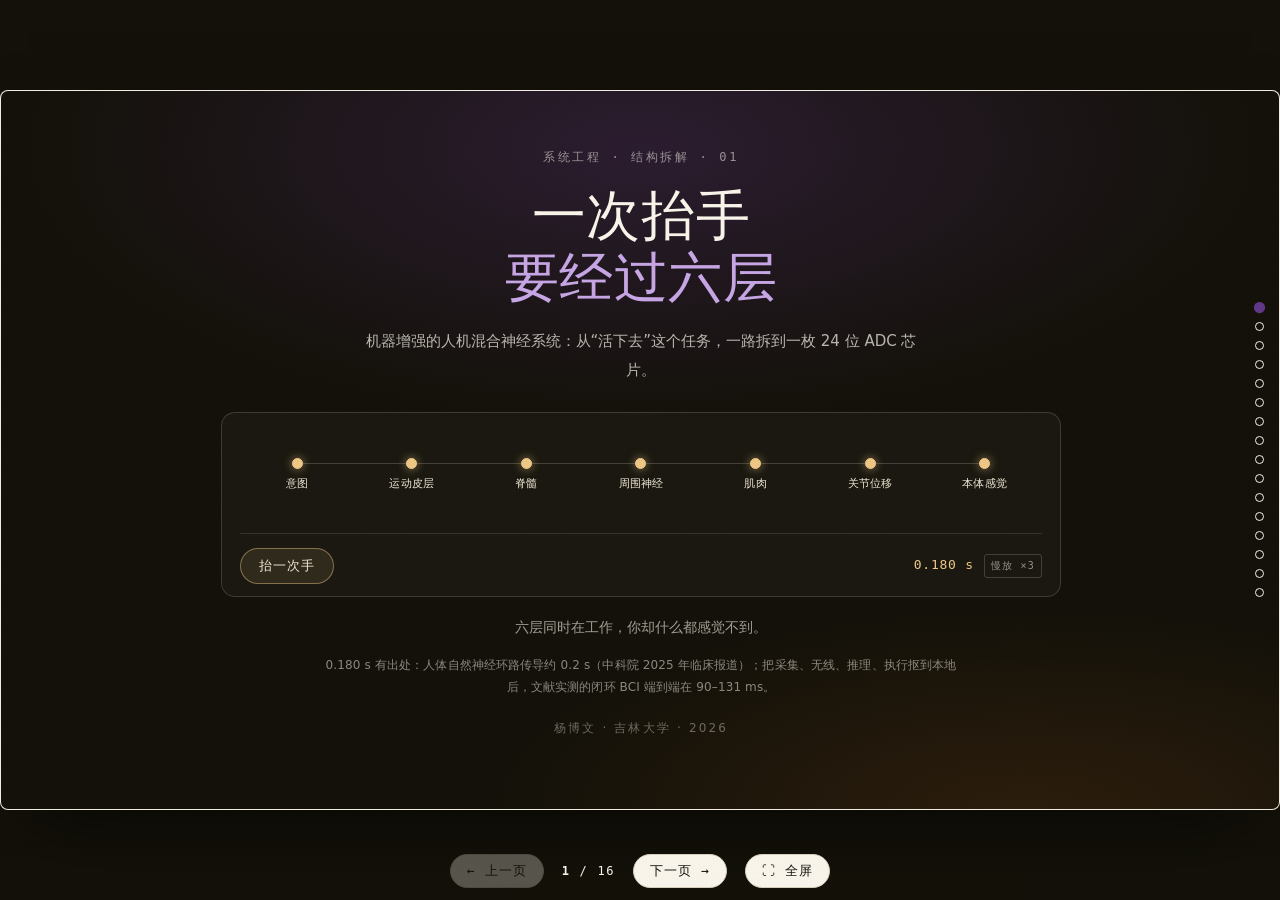
<file: deck1/index.html>
<!DOCTYPE html>
<html lang="zh-CN">
<head>
<meta charset="utf-8">
<meta name="viewport" content="width=device-width, initial-scale=1">
<title>一次抬手，要经过六层 · 网页幻灯片</title>
<meta name="description" content="作业1 的网页 PPT 版：把“抬手”按系统工程分层语法拆成六层，保留全部可操作交互——环路延迟、断链降级、系统配置。">
<link rel="stylesheet" href="style.css?v=10">
<style>
  /* 首屏读头：真实时长 + 慢放倍率标注 */
  .foot-right{display:flex;align-items:baseline;gap:10px}
  .slowtag{
    font-family:SFMono-Regular,Consolas,monospace;font-size:10px;letter-spacing:.12em;
    color:rgba(250,246,236,.55);border:1px solid rgba(250,246,236,.18);
    padding:2px 6px;border-radius:3px;
  }
  @media (max-width:560px){ .slowtag{display:none} }

  /* 每个实验开头：目的 / 玩法 / 它证明了什么 */
  .purpose{
    margin:34px 0 0;display:grid;grid-template-columns:repeat(3,1fr);gap:26px;
    padding-top:20px;border-top:1px solid var(--rule);
  }
  .p-item h5{
    font-family:var(--mono);font-size:10.5px;letter-spacing:.14em;text-transform:uppercase;
    color:var(--purple);margin:0 0 9px;font-weight:600;
  }
  .p-item p{font-size:14px;line-height:1.9;color:var(--ink-2);margin:0}
  .p-item:last-child{
    background:rgba(99,56,138,.05);border-left:2px solid var(--purple-soft);
    padding:14px 16px 16px;border-radius:0 8px 8px 0;
  }
  .p-item:last-child p{color:var(--ink)}
  @media (max-width:980px){ .purpose{grid-template-columns:1fr;gap:16px} }

  .hero-src{
    max-width:640px;margin:14px auto 0;font-size:12px;line-height:1.85;
    color:rgba(250,246,236,.52);letter-spacing:.01em;
  }

  /* 07 数据与来源 */
  .src-table{
    width:100%;margin-top:14px;border-collapse:collapse;
    font-size:10.5px;line-height:1.4;
  }
  .src-table th{
    text-align:left;font-family:var(--mono);font-size:10.5px;letter-spacing:.12em;
    text-transform:uppercase;color:var(--purple);font-weight:600;
    padding:0 8px 6px 0;border-bottom:1px solid var(--ink);
    white-space:nowrap;
  }
  .src-table td{
    padding:4px 8px 4px 0;vertical-align:top;color:var(--ink-2);
    border-bottom:1px solid var(--rule);
  }
  .src-table td:first-child{color:var(--ink);font-weight:600;width:25%}
  .src-table td:last-child{color:var(--muted);font-size:10.5px;width:26%}
  .src-note{
    margin-top:10px;padding-left:12px;border-left:2px solid var(--purple-soft);
    font-size:10px;line-height:1.5;color:var(--muted);max-width:760px;
  }
  @media (max-width:640px){
    .src-table{font-size:12px}
    .src-table td:first-child,.src-table td:last-child{width:auto}
  }
</style>
</head>
<body>
<div class="noise" aria-hidden="true"></div>
<div class="deck-progress" id="deckProgress"></div>

<div class="deck-stage">
  <div class="deck-canvas" id="canvas">
  <div class="deck-track" id="track">

    <!-- ============ 00 封面 ============ -->
    <section class="slide" data-title="封面">
      <header class="hero" id="top">
        <div class="hero-inner">
          <p class="eyebrow">系统工程 · 结构拆解 · 01</p>
          <h1 class="serif">一次抬手<br><em>要经过六层</em></h1>
          <p class="lede">机器增强的人机混合神经系统：从“活下去”这个任务，一路拆到一枚 24 位 ADC 芯片。</p>

          <div class="stage">
            <div class="pipeline" id="pipeline">
              <div class="stage-line" aria-hidden="true"></div>
              <div class="pulse" id="pulse" aria-hidden="true"></div>
              <div class="nodes" id="nodes"></div>
            </div>
            <div class="stage-foot">
              <button class="btn" id="reachBtn" type="button">抬一次手</button>
              <div class="foot-right">
                <span class="clock" id="reachTime">0.180 s</span>
                <span class="slowtag" id="slowTag">慢放 ×3</span>
              </div>
            </div>
          </div>

          <p class="hero-note" id="heroNote">六层同时在工作，你却什么都感觉不到。</p>
          <p class="hero-src">0.180 s 有出处：人体自然神经环路传导约 0.2 s（中科院 2025 年临床报道）；把采集、无线、推理、执行抠到本地后，文献实测的闭环 BCI 端到端在 90–131 ms。</p>
          <p class="signature">杨博文 · 吉林大学 · 2026</p>
        </div>
      </header>
    </section>

    <!-- ============ 01 问题 ============ -->
    <section class="slide" data-title="问题">
      <div class="chapter">
        <p class="eyebrow">01 / 问题</p>
        <h2 class="serif">脑机接口不是一根线，<em>是一座六层的楼</em></h2>
        <div class="prose">
          <p>大多数人想象的脑机接口，是一根线插进大脑。真实的系统不长那样。</p>
          <p>电极只是最底下的那一枚模块。它上面还压着子系统、系统、整机、体系，一路压到“这个系统到底为谁存在”。每一层都在替上一层承担一件事；任何一层塌了，上面那层就得改口。</p>
          <p>所以这篇作业不做罗列，做拆解：把一个抬手的动作，按工程系统的分层语法重写一遍；再把机器增强件一层层塞回去，看它究竟在哪一层改写了原来的答案。</p>
        </div>
        <p class="pull serif">分层不是为了分类，<br>是为了定位故障。</p>
      </div>
    </section>

    <!-- ============ 02 六层总览 ============ -->
    <section class="slide" data-title="六层总览">
      <div class="deck">
        <div class="deck-head">
          <p class="eyebrow">02 / 结构</p>
          <h2 class="serif">六层，<em>逐层缩小</em></h2>
          <p class="deck-sub">这张图对应的不是尺寸，是<em>责任的范围</em>：从一个人的一生，到一枚芯片的针脚。点任意一层，翻到那一页细看。</p>
          <div class="stats" id="stats"></div>
        </div>

        <div class="deck-body">
          <div class="deck-visual">
            <div class="stack-wrap">
              <svg class="stack" id="stack" viewBox="0 0 420 420" role="img" aria-label="六层嵌套结构示意图"></svg>
              <div class="stack-caption">
                <span class="l-num" id="stackNum">L1</span>
                <span class="l-name" id="stackName">任务 Mission</span>
                <span class="l-scale" id="stackScale">人生 · 年</span>
              </div>
            </div>
            <div class="ruler" aria-hidden="true"><span>米</span><i></i><i></i><i></i><i></i><i></i><span>微米</span></div>
          </div>
        </div>
      </div>
    </section>

    <!-- ============ 03–08 六层（由 main.js 注入） ============ -->
    <section class="slide layer-slide" data-title="L1 任务"><div class="chapter" id="layerSlot0"></div></section>
    <section class="slide layer-slide" data-title="L2 体系"><div class="chapter" id="layerSlot1"></div></section>
    <section class="slide layer-slide" data-title="L3 整机"><div class="chapter" id="layerSlot2"></div></section>
    <section class="slide layer-slide" data-title="L4 系统"><div class="chapter" id="layerSlot3"></div></section>
    <section class="slide layer-slide" data-title="L5 子系统"><div class="chapter" id="layerSlot4"></div></section>
    <section class="slide layer-slide" data-title="L6 模块"><div class="chapter" id="layerSlot5"></div></section>

    <!-- 隐藏的生成源：renderDeck 先写这里，再把 .layer 节点搬进上面的 slot -->
    <div id="deckText" style="display:none"></div>

    <!-- ============ 09 实验一 延迟 ============ -->
    <section class="slide" data-title="实验一 · 环路延迟">
      <div class="lab">
        <div class="lab-inner">
          <p class="eyebrow">03 / 实验一 · 环路延迟</p>
          <h2 class="serif">把延迟调到 120 毫秒，<br><em>手开始不听话</em></h2>
          <div class="prose narrow">
            <p>人体的本体感觉闭环大约 20–40 毫秒。拖三根滑块改变采集、传输、推理耗时，看那只手追不追得上目标。</p>
          </div>

          <div class="lab-panel">
            <div class="lab-canvas-wrap">
              <canvas id="labCanvas" aria-label="延迟跟踪实验：目标点左右往返，手按设定延迟跟随"></canvas>
              <div class="lab-legend"><span class="lg-target">目标</span><span class="lg-hand">你的手</span><span class="lg-gap">偏差</span></div>
            </div>
            <div class="lab-side">
              <div class="readout">
                <div class="ro"><span class="ro-k">环路延迟</span><span class="ro-v"><b id="roLat">52</b><small>ms</small></span></div>
                <div class="ro"><span class="ro-k">跟踪误差</span><span class="ro-v"><b id="roErr">20</b><small>mm</small></span></div>
                <div class="ro"><span class="ro-k">状态</span><span class="ro-v"><b id="roState" class="state">跟随</b></span></div>
              </div>
              <div class="controls">
                <label class="slider"><span>采集与滤波 <b id="v1">16</b> ms</span><input type="range" id="s1" min="2" max="40" step="2" value="16"></label>
                <label class="slider"><span>无线 / 总线 <b id="v2">10</b> ms</span><input type="range" id="s2" min="0" max="60" step="2" value="10"></label>
                <label class="slider"><span>边缘推理 <b id="v3">14</b> ms</span><input type="range" id="s3" min="2" max="90" step="2" value="14"></label>
              </div>
              <p class="verdict" id="labVerdict">和自己的身体差不多：你还没想，手已经到位。</p>
            </div>
          </div>
        </div>
      </div>
    </section>

    <!-- ============ 10 实验二 断链 ============ -->
    <section class="slide" data-title="实验二 · 断链">
      <div class="lab alt">
        <div class="lab-inner">
          <p class="eyebrow">04 / 实验二 · 断链</p>
          <h2 class="serif">六层里，<br><em>最怕断的不是大脑</em></h2>
          <div class="prose narrow">
            <p>真实的失效多发生在连接处：电极脱落、线缆松脱、电池耗尽、无线丢包。点一层，把它拆掉，看这套系统还剩下什么。</p>
          </div>

          <div class="break-wrap">
            <div class="break-picker" id="breakPicker" role="tablist" aria-label="选择要断掉的一层"></div>
            <div class="break-card">
              <div class="break-head">
                <span class="break-layer" id="bLayer">任务</span>
                <span class="break-left">剩余能力 <b id="bLeft">100</b>%</span>
              </div>
              <div class="break-meter"><span id="bMeter"></span></div>
              <div class="break-grid">
                <div><h4>症状</h4><p id="bSymptom"></p></div>
                <div><h4>后果</h4><p id="bEffect"></p></div>
                <div><h4>谁接管</h4><p id="bTaker"></p></div>
              </div>
            </div>
          </div>
        </div>
      </div>
    </section>

    <!-- ============ 11 实验三 配置 ============ -->
    <section class="slide" data-title="实验三 · 配置">
      <div class="builder">
        <div class="lab-inner">
          <p class="eyebrow">05 / 实验三 · 配置</p>
          <h2 class="serif">给自己<br><em>配一台</em></h2>
          <div class="prose narrow">
            <p>唯一的真旋钮：你愿意用多少<em>侵入性</em>，换多少<em>实时性</em>。五类各选一项，或直接点预设原型。</p>
          </div>

          <div class="presets" id="presets"></div>

          <div class="build-grid">
            <div class="build-choices" id="buildChoices"></div>
            <div class="build-result">
              <div class="radar-wrap"><svg class="radar" id="radar" viewBox="0 0 320 320" role="img" aria-label="配置方案的五维评分"></svg></div>
              <div class="build-nums" id="buildNums"></div>
              <p class="build-verdict" id="buildVerdict"></p>
            </div>
          </div>
        </div>
      </div>
    </section>

    <!-- ============ 12 收束 ============ -->
    <section class="slide" data-title="收束">
      <div class="chapter close">
        <p class="eyebrow">06 / 收束</p>
        <h2 class="serif">六层不是抽屉，<em>是一条线</em></h2>
        <div class="prose">
          <p>拆到最后会发现，生物与机器并不各占三层。它们共用同一条环路：你的视网膜和摄像头并排取样，你的脊髓和边缘芯片同时做短路判断，你的肌肉和外骨骼一起收缩。</p>
          <p>分层只是为了让工程师能在图上指着一个方框说“问题在这里”。真正难的部分不在任何一层，而在层与层之间：信号要翻译、时钟要对齐、失效要隔离、人要能随时接管。</p>
          <p>所以“增强”不是把机器装上人体，是把两套本来独立演化的系统，重新调成同一个节拍。</p>
        </div>
        <p class="pull serif">人不是被替换，<br>是被扩展——<br>前提是这条线不断。</p>
      </div>
    </section>

    <!-- ============ 13 数据与来源 ============ -->
    <section class="slide" data-title="数据与来源 · 上">
      <div class="chapter src">
        <p class="eyebrow">07 / 数据与来源 · 1/2</p>
        <h2 class="serif src-h">每个数字都能对上一个型号</h2>

        <table class="src-table">
          <thead><tr><th>页面里的数字</th><th>依据</th><th>出处</th></tr></thead>
          <tbody>
            <tr><td>脑电前端 45 mW / 8 通道</td><td>ADS1299 每通道 5 mW 典型值，8 通道 40 mW，加外围与 LDO 取 45 mW</td><td>TI SBAS499 数据手册</td></tr>
            <tr><td>无创 16 通道只有 0.05 Mbps</td><td>Cyton+Daisy 的 16 通道受无线带宽限制只能跑到 125 Hz（8 通道才是 250 Hz）；16 × 24 bit × 125 Hz ≈ 48 kbps</td><td>OpenBCI 官方文档与论坛</td></tr>
            <tr><td>蓝牙 6 mW</td><td>nRF52840 在 BLE 1 Mbps 发射时 16.4 mA，连接态平均约 1.1 mA，按 3 V 折算约 3–6 mW</td><td>Nordic Semiconductor</td></tr>
            <tr><td>FPGA 1.6 W / 26 g</td><td>XC7A35T 轻载设计 &lt;0.5 W，典型设计约 1.6 W，满载 2–3 W；取典型值</td><td>AMD Artix-7 / 第三方选型手册</td></tr>
            <tr><td>IMU 3 mW</td><td>BMI270 满 ODR 功耗 685 µA，3 V 下约 2 mW，取 3 mW 含接口开销</td><td>Bosch Sensortec</td></tr>
            <tr><td>植入 96 通道 46 Mbps</td><td>96 通道 × 30 kSPS × 16 bit ≈ 46 Mbps，对应 Utah / Blackrock 级皮层阵列的常规采样率</td><td>皮层阵列公开规格</td></tr>
            <tr><td>外骨骼关节 25 W / 1.45 kg</td><td>实测：行走时每髋关节约 25 W、每膝关节约 27 W，四关节整机 117 W，整机 12 kg</td><td>Farris et al., 2011（下肢动力矫形器实测）</td></tr>
            <tr><td>康复外骨骼续航 2.9 h</td><td>官方审评文件：主电池单次充电可连续行走 2 h 以上，另有备用电池 +15 min</td><td>FDA De Novo, ReWalk, DEN130034</td></tr>
          </tbody>
        </table>
      </div>
    </section>

    <section class="slide" data-title="数据与来源 · 下">
      <div class="chapter src">
        <p class="eyebrow">07 / 数据与来源 · 2/2</p>
        <h2 class="serif src-h">每个数字都能对上一个型号</h2>

        <table class="src-table">
          <thead><tr><th>页面里的数字</th><th>依据</th><th>出处</th></tr></thead>
          <tbody>
            <tr><td>小电池包 18.5 Wh / 190 g</td><td>21700 锂电芯约 250 Wh/kg：2 节 = 17.6 Wh / 140 g，加 BMS 与外壳取 190 g</td><td>电芯规格（能量密度量级）</td></tr>
            <tr><td>固定 12 ms 执行反馈</td><td>外骨骼电机官方响应时间 2 ms + 传感器回读约 10 ms</td><td>Hypershell M-One 规格</td></tr>
            <tr><td>实验室闭环 90–131 ms</td><td>36–72 通道、5–100 kHz 的实时脑电系统，实测系统延迟最低 90 ms、最高 131 ms</td><td>Closed-loop feedback system delay, 2021</td></tr>
            <tr><td>100 ms 是“好用”的门槛</td><td>采集缓冲就要 20–30 ms；闭环 BCI 端到端应保持在 200 ms 以内，理想约 100 ms</td><td>Frontiers in Human Neuroscience, 2026</td></tr>
            <tr><td>首屏 0.180 s</td><td>人体自然神经环路传导时间约 0.2 s；把链路压到本地的临床系统端到端可低于 100 ms</td><td>中国科学院 2025 年脑机接口临床进展报道</td></tr>
            <tr><td>雷达的“带宽”轴按对数取分</td><td>0.04 Mbps（16 通道脑电的刚够）记 0 分，10 Mbps（植入级阵列的门槛）记满分，中间取对数；线性打分会让 0.04 与 1.4 看起来差不多</td><td>由上两行带宽数据推出</td></tr>
            <tr><td>全部模块点亮 29.0 W / 2.43 kg</td><td>第 06 层 20 个硬件模块逐项相加，含外壳、线缆、关节与电池</td><td>本页数据层逐项求和</td></tr>
          </tbody>
        </table>

        <p class="src-note">说明：功耗为手册典型值，板级实高 10–30%；执行件重量含结构件分摊，产品间差异大；延迟实验是简化一维跟踪模型，演示相位滞后后果，非某产品实测曲线。</p>
      </div>
    </section>

    <!-- ============ 14 结尾 ============ -->
    <section class="slide" data-title="结尾">
      <div class="chapter">
        <p class="eyebrow">参考与说明</p>
        <h2 class="serif">关于这份作业</h2>
        <div class="prose">
          <p>系统工程课程作业：机器增强的人机混合神经系统的分层结构拆解。六层命名为系统工程通用分层（Mission / SoS / Vehicle / System / Subsystem / Module）。</p>
          <p>所有数字都对应到具体型号或公开实测，逐条列在「07 / 数据与来源」。功耗为典型工作功耗（非峰值），重量含外壳、线缆与紧固件分摊。延迟实验是简化的一维跟踪模型：手按设定延迟复现目标历史位置，演示的是相位滞后的后果，不代表某一具体产品的实测曲线。</p>
          <p>叙事与交互结构参考 The Pudding《Why the super rich are inevitable》(2022)。分层尺度参照 INCOSE 系统工程分层习惯。</p>
        </div>
        <p class="pull serif">杨博文 · 吉林大学 · 2026</p>
      </div>
    </section>

  </div>
  </div>
</div>

<!-- 导航 -->
<nav class="deck-nav" aria-label="幻灯片导航">
  <button class="nav-btn" id="prevBtn" type="button">← 上一页</button>
  <span class="page-ind"><b id="curPage">1</b> / <span id="totalPage">15</span></span>
  <button class="nav-btn" id="nextBtn" type="button">下一页 →</button>
  <button class="nav-btn" id="fsBtn" type="button" aria-label="切换全屏">⛶ 全屏</button>
</nav>
<div class="deck-dots" id="dots" aria-hidden="true"></div>

<script src="data.js"></script>
<script src="main.js"></script>
</body>
</html>
</file>
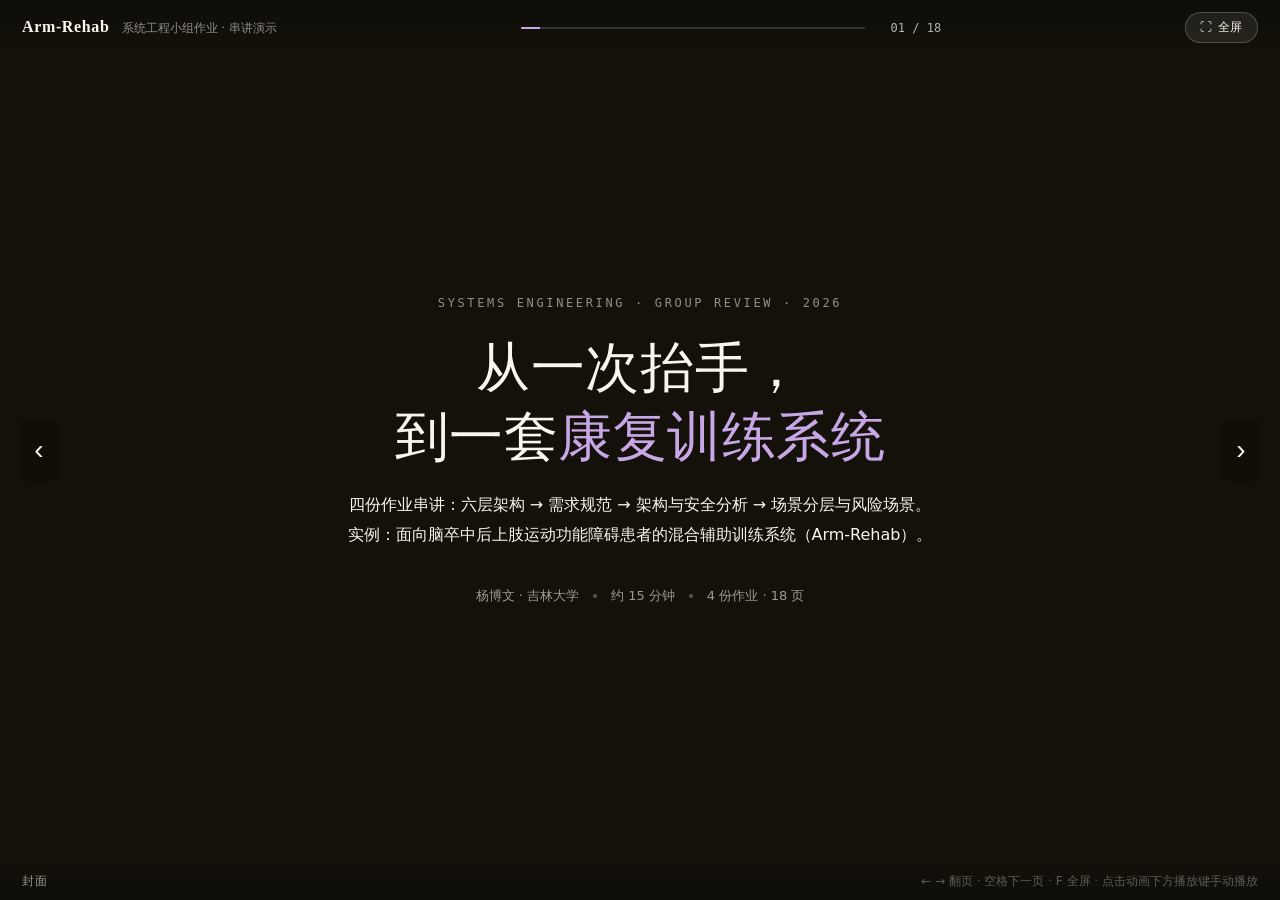
<file: presentation/index.html>
<!DOCTYPE html>
<html lang="zh-CN">
<head>
<meta charset="utf-8">
<meta name="viewport" content="width=device-width, initial-scale=1">
<title>从六层拆解到风险场景 · 小组系统工程作业串讲</title>
<meta name="description" content="四份系统工程作业串讲：六层架构 → 需求规范 → 架构与安全分析 → 场景分层与风险。网页演示稿，内嵌可手动播放的无声动画。">
<link rel="stylesheet" href="deck.css">
</head>
<body>

<!-- 顶部状态条：进度 / 章节 / 全屏 -->
<header class="hud">
  <div class="hud-left">
    <span class="hud-mark">Arm-Rehab</span>
    <span class="hud-sub">系统工程小组作业 · 串讲演示</span>
  </div>
  <div class="hud-center">
    <div class="progress"><span id="progressBar"></span></div>
    <span id="pageLabel" class="page-label">01 / 18</span>
  </div>
  <div class="hud-right">
    <button id="btnFull" class="hud-btn" title="全屏（F）">⛶ 全屏</button>
  </div>
</header>

<!-- 翻页按钮 -->
<button id="btnPrev" class="nav-arrow prev" title="上一页（←）">‹</button>
<button id="btnNext" class="nav-arrow next" title="下一页（→）">›</button>

<!-- 幻灯片画布 -->
<main id="stage" class="stage">
  <section class="slide dark" data-title="封面">
    <div class="slide-inner center">
      <p class="eyebrow light">Systems Engineering · Group Review · 2026</p>
      <h1 class="serif big">从一次抬手，<br>到一套<span class="hl-purple">康复训练系统</span></h1>
      <p class="lede light">四份作业串讲：六层架构 → 需求规范 → 架构与安全分析 → 场景分层与风险场景。<br>实例：面向脑卒中后上肢运动功能障碍患者的混合辅助训练系统（Arm-Rehab）。</p>
      <div class="meta-row">
        <span>杨博文 · 吉林大学</span>
        <span class="dot-sep"></span>
        <span>约 15 分钟</span>
        <span class="dot-sep"></span>
        <span>4 份作业 · 18 页</span>
      </div>
    </div>
  </section>

  <section class="slide" data-title="我们讲什么">
    <div class="slide-inner">
      <p class="eyebrow">Overview · 本次串讲的主线</p>
      <h2 class="serif">四份作业，回答同一个系统的四个问题</h2>
      <div class="grid four">
        <div class="card">
          <div class="card-no purple">作业 1</div>
          <h3>系统怎么拆？</h3>
          <p>机器增强的人机混合神经系统，按任务—体系—整机—系统—子系统—模块六层拆解。</p>
        </div>
        <div class="card">
          <div class="card-no green">作业 2</div>
          <h3>业务上要什么？</h3>
          <p>BRS 业务需求与 StRS 系统需求对照：使命、约束、ConOps、OpsCon 与可测试条目。</p>
        </div>
        <div class="card">
          <div class="card-no orange">作业 3</div>
          <h3>由谁分工、怎么不出事？</h3>
          <p>SyRS 系统需求、初始架构与控制框图，用 STPA 推出不安全控制动作与安全需求。</p>
        </div>
        <div class="card">
          <div class="card-no purple">作业 4</div>
          <h3>在什么条件下跑、会出什么险？</h3>
          <p>场景分层、运行设计条件、典型训练回合与风险场景清单，回挂作业 3 的安全结论。</p>
        </div>
      </div>
      <p class="foot-note">四份作业不是四份孤立文档：后一份以前一份的结论为输入，逐层把抽象系统落到可描述、可验证的整机实例。</p>
    </div>
  </section>

  <section class="slide dark" data-title="系统实例">
    <div class="slide-inner split">
      <div class="col-text">
        <p class="eyebrow light">System Instance · 贯穿四份作业的实例</p>
        <h2 class="serif">上肢康复<br>混合辅助训练系统</h2>
        <p class="lede light">患者为脑卒中后单侧上肢偏瘫。生物通道保留残存的神经控制与本体感觉；人工通道由肌电采集、边缘决策、外骨骼 / 功能电刺激执行与触觉反馈构成，两路在训练任务中并行融合。</p>
        <ul class="ticks light">
          <li>感知端：臂环干 / 湿电极采肌电，配 IMU 关节角度、皮温、心率</li>
          <li>决策端：本地完成意图分类、置信度评估与生物—机器仲裁</li>
          <li>执行端：外骨骼助力、电刺激补偿收缩、触觉 / 力反馈回传</li>
          <li>监护端：独立旁路并行监视越界，不串联主链路</li>
        </ul>
      </div>
      <div class="col-media">
        <div class="anim-frame" data-anim="dual-track" data-caption="双轨并行：生物通道与人工通道在感知—决策—执行三段融合"></div>
      </div>
    </div>
  </section>

  <!-- ============ 作业 1 ============ -->
  <section class="slide" data-title="作业1 · 问题">
    <div class="slide-inner">
      <p class="eyebrow">Assignment 1 · 结构拆解</p>
      <h2 class="serif">脑机接口不是一根线，<br>是一座六层的楼</h2>
      <div class="grid two">
        <div class="prose">
          <p>大多数人想象的脑机接口，是一根线插进大脑。真实的系统不长那样：电极只是最底下的一枚模块，它上面还压着子系统、系统、整机、体系，一路压到"这个系统到底为谁存在"。</p>
          <p>作业 1 不做罗列，做拆解：把一个抬手动作按工程系统的分层语法重写一遍，再把机器增强件一层层塞回去，看它在哪一层改写了原来的答案。</p>
        </div>
        <div class="callout">
          <h4>分层不是为了分类，是为了定位故障</h4>
          <p>每一层都替上一层承担一件事；任何一层塌了，上面那层就得改口。拆到最底层，问题才能落到一枚可采购、可贴片、可烧固件的模块上。</p>
        </div>
      </div>
    </div>
  </section>

  <section class="slide" data-title="作业1 · 六层结构">
    <div class="slide-inner split">
      <div class="col-text narrow">
        <p class="eyebrow">Six Layers · 逐层缩小的责任范围</p>
        <h2 class="serif">六层，从一生到一枚芯片</h2>
        <p class="prose">分层对应的不是尺寸，是责任范围：从一个人的一生，到一枚芯片的针脚。下面这张动画会按从粗到细的顺序把六层点亮。</p>
      </div>
      <div class="col-media">
        <div class="anim-frame" data-anim="six-layers" data-caption="L1 任务 → L6 模块：责任范围逐层收窄"></div>
      </div>
    </div>
  </section>

  <section class="slide" data-title="作业1 · 环路延迟实验">
    <div class="slide-inner split">
      <div class="col-text">
        <p class="eyebrow">Experiment 1 · 环路延迟</p>
        <h2 class="serif">把延迟调到 120 毫秒，<br>手开始不听话</h2>
        <p class="prose">人体本体感觉闭环约 20–40 ms；任何一条"采集 → 无线 → 推理 → 驱动"链路都会把这个数字成倍放大。动画复现了目标、指针与偏差的跟随过程：观察延迟增大时状态如何从跟随滑向滞后、过冲、振荡。</p>
        <ul class="ticks">
          <li>60 ms 以内：机器的手和人体差不多快</li>
          <li>超过 100 ms：快速动作开始画弧</li>
          <li>145 ms 以上：环路自身振荡——越纠正越抖</li>
        </ul>
        <p class="foot-note">结论：反射必须下沉到本地；云端只负责慢的那部分——策略、地图、记忆。</p>
      </div>
      <div class="col-media">
        <div class="anim-frame" data-anim="loop-delay" data-caption="闭环跟随动画：紫点为目标，墨绿指针为手，橙线为偏差"></div>
      </div>
    </div>
  </section>

  <section class="slide" data-title="作业1 · 断链与配置">
    <div class="slide-inner">
      <p class="eyebrow">Experiment 2 & 3 · 断链与配置</p>
      <h2 class="serif">最怕断的不是大脑；最优解不存在，只有配得上的代价</h2>
      <div class="grid two">
        <div class="card">
          <h3>断链：故障要被关在一层里</h3>
          <p>越往下断，越有人兜：模块死了重启，信号飘了用缓存和阻抗监测。越往上断，越没人接管：体系断了退回纯生物模式；任务断了反而"一切正常，只剩方向错了"。</p>
          <p class="tag">最危险的失效不是停摆，是还在跑、但跑的不是这件事。</p>
        </div>
        <div class="card">
          <h3>配置：一个真旋钮是侵入性换实时性</h3>
          <p>接口、传输、决策、能源、执行五类各有取舍。想要 20 ms 直觉级响应，就得准备开颅或背上两公斤；想要轻、安全、不开刀，就得接受延迟与带宽的折扣。</p>
          <p class="tag">系统工程的工作不是找最优解，而是把代价说清楚摆在台面上。</p>
        </div>
      </div>
    </div>
  </section>

  <!-- ============ 作业 2 ============ -->
  <section class="slide" data-title="作业2 · 需求总览">
    <div class="slide-inner">
      <p class="eyebrow">Assignment 2 · 需求规范 BRS & StRS</p>
      <h2 class="serif">BRS 判断值不值得做，<br>StRS 判断这一版能不能测过</h2>
      <div class="grid three">
        <div class="card stat">
          <div class="stat-num">4</div>
          <div class="stat-label">条业务约束 BC</div>
        </div>
        <div class="card stat">
          <div class="stat-num">3</div>
          <div class="stat-label">条业务性能 BP</div>
        </div>
        <div class="card stat">
          <div class="stat-num">8 + 12</div>
          <div class="stat-label">条功能需求 / 安全与约束</div>
        </div>
      </div>
      <p class="prose narrow">BRS 从使命、业务约束、运营概念（ConOps）、运行概念（OpsCon）出发，把患者诉求、治疗师临床约束、监管合规要求整理成业务层面的需求；StRS 再拆成可设计、可测试、可追溯的条目，覆盖功能、性能、接口、安全与设计约束。</p>
    </div>
  </section>

  <section class="slide" data-title="作业2 · 业务使命与约束">
    <div class="slide-inner split">
      <div class="col-text">
        <p class="eyebrow">BRS · 使命与硬边界</p>
        <h2 class="serif">守住生命底线，<br>才谈得上辅助</h2>
        <div class="stack">
          <div class="mini"><span class="mini-k">基础业务</span>守住生命底线：训练全程保障心率、血压、呼吸、体温稳定，是其余辅助功能的前置条件。</div>
          <div class="mini"><span class="mini-k">原生业务</span>延续残存感知—行动闭环：保护患者残存通路本身，而不是绕开它直接控制肢体。</div>
          <div class="mini"><span class="mini-k">增强业务</span>代偿上肢功能缺失：补足抓握、伸展缺口；辅助是叠加项，不是替代项。</div>
        </div>
      </div>
      <div class="col-media">
        <div class="card">
          <h4>四条业务硬边界 BC-1 ~ BC-4</h4>
          <ul class="ticks">
            <li>训练安全优先级最高</li>
            <li>控制权可切换，人拥有最高否决权</li>
            <li>满足医用生物相容性与电磁兼容规范</li>
            <li>不破坏人体原有神经自主调节机制</li>
          </ul>
        </div>
      </div>
    </div>
  </section>

  <section class="slide" data-title="作业2 · 运营与运行概念">
    <div class="slide-inner split">
      <div class="col-text">
        <p class="eyebrow">ConOps / OpsCon · 业务怎么用</p>
        <h2 class="serif">先讲场景构想，<br>再讲一回合时序</h2>
        <p class="prose"><strong>ConOps</strong> 回答"在什么场景、由谁、为了什么目的使用"，不写单次时序；<strong>OpsCon</strong> 回答一次完整训练回合里信号从哪来、到哪去、谁兜底。</p>
        <p class="prose">主例为康复代偿场景：治疗师设定安全边界与辅助参数，患者在诊室、社区站或居家日常使用，运维技师负责校准与故障处理；辅助等级随康复阶段调整。健康人员高危作业的能力增强场景作为对照边界，安全约束不可互相套用。</p>
      </div>
      <div class="col-media">
        <div class="anim-frame" data-anim="opscon-loop" data-caption="OpsCon 一回合：感知采集 → 混合决策 → 双路输出 → 执行反作用 → 闭环回采，监护旁路并行"></div>
      </div>
    </div>
  </section>

  <!-- ============ 作业 3 ============ -->
  <section class="slide" data-title="作业3 · SyRS 需求规格">
    <div class="slide-inner">
      <p class="eyebrow">Assignment 3 · 需求分析与架构定义</p>
      <h2 class="serif">从系统需求，到安全架构</h2>
      <div class="grid four small">
        <div class="card stat"><div class="stat-num">10</div><div class="stat-label">功能需求 FR</div></div>
        <div class="card stat"><div class="stat-num">7</div><div class="stat-label">性能需求 PR</div></div>
        <div class="card stat"><div class="stat-num">7</div><div class="stat-label">接口需求 IR</div></div>
        <div class="card stat"><div class="stat-num">12</div><div class="stat-label">安全需求 SSR</div></div>
      </div>
      <p class="prose narrow">SyRS 依据 ISO/IEC/IEEE 29148:2018 大纲组织：把作业 2 的 StRS 上升为系统级需求，补齐可用性、运行、模式状态、物理与法规条目。关键定量口径：意图识别端到端延迟 ≤ 200 ms；安全保护响应 ≤ 50 ms；连续工作 8 h 无单点失效。</p>
    </div>
  </section>

  <section class="slide" data-title="作业3 · 架构与 STPA">
    <div class="slide-inner split">
      <div class="col-text">
        <p class="eyebrow">Architecture & STPA · 谁分工，失效时如何避免伤人</p>
        <h2 class="serif">双轨并行的控制架构，<br>用 STPA 推出安全需求</h2>
        <p class="prose">架构沿用作业 1 的六层分解，整机内部按六大功能系统分家：感知、信息传输、决策与控制、执行与运动、能源与代谢、安全与监护，每个系统都是"生物做法 + 机器做法"双轨。</p>
        <p class="prose">STPA 先界定损失与危险，再识别不安全控制动作（UCA），反向派生安全需求（SSR）：硬件限幅、信号质量门控、反馈超时冻结、监护周期自检、物理急停硬线直达、变更分级授权留痕等。</p>
      </div>
      <div class="col-media">
        <div class="anim-frame" data-anim="stpa-loop" data-caption="STPA 控制回路：控制器—执行器—被控对象—传感器，监护旁路独立于主链路"></div>
      </div>
    </div>
  </section>

  <!-- ============ 作业 4 ============ -->
  <section class="slide" data-title="作业4 · 场景分层">
    <div class="slide-inner split">
      <div class="col-text">
        <p class="eyebrow">Assignment 4 · 场景分析与运行设计</p>
        <h2 class="serif">从使命层，<br>落到一次交互回合</h2>
        <p class="prose">场景由粗到细分四层：上层约束下层的目标与边界，下层是上层目标在具体环境中的落点。</p>
        <div class="stack compact">
          <div class="mini"><span class="mini-k">S1 使命层</span>康复目标、生活回归与医疗体系</div>
          <div class="mini"><span class="mini-k">S2 环境层</span>康复科诊室 · 社区康复站 · 家庭居所</div>
          <div class="mini"><span class="mini-k">S3 任务层</span>评估测量 · 被动助动 · 主动辅助 · 抗阻训练 · 日常代偿</div>
          <div class="mini"><span class="mini-k">S4 交互层</span>佩戴自检 · 意图采集 · 辅助出力 · 反馈回采 · 记录结束</div>
        </div>
      </div>
      <div class="col-media">
        <div class="anim-frame" data-anim="scenario-layers" data-caption="场景四层：S1 使命 → S2 环境 → S3 任务 → S4 交互"></div>
      </div>
    </div>
  </section>

  <section class="slide" data-title="作业4 · 运行设计条件">
    <div class="slide-inner">
      <p class="eyebrow">ODD · 允许正常工作的边界</p>
      <h2 class="serif">圈定边界：什么人、什么场地、什么性能条件下才允许开练</h2>
      <div class="grid three">
        <div class="card">
          <h3>适用人群</h3>
          <p>成年脑卒中后单侧上肢偏瘫，认知可配合；皮肤无破损、无急性关节损伤；血压心率在医师评估允许区间。</p>
        </div>
        <div class="card">
          <h3>场地与设备</h3>
          <p>平整防滑地面、稳固座椅、周边无尖锐障碍；电极阻抗合格、传感器在校准有效期内；电量与冗余链路满足本次训练。</p>
        </div>
        <div class="card">
          <h3>性能边界</h3>
          <p>助力力矩、角度与速度限在硬件安全限幅内；识别延迟 ≤ 200 ms，保护响应 ≤ 50 ms；单次训练 ≤ 30 min，超出即提示休息降载。</p>
        </div>
      </div>
      <p class="foot-note">人员状态同样在边界内：患者须警觉可配合、无疼痛或痉挛；治疗师掌握处方与限幅；居家家属了解急停位置，不擅自调整阈值。</p>
    </div>
  </section>

  <section class="slide" data-title="作业4 · 典型回合">
    <div class="slide-inner">
      <p class="eyebrow">Typical Scenario · 居家主动辅助抓握训练</p>
      <h2 class="serif">一个训练回合，五步走完</h2>
      <div class="anim-frame wide" data-anim="grasp-turn" data-caption="典型回合：佩戴自检 → 意图采集 → 混合仲裁出力 → 反馈回采监视 → 结束安全退出"></div>
    </div>
  </section>

  <section class="slide" data-title="作业4 · 风险场景">
    <div class="slide-inner">
      <p class="eyebrow">Hazard Register · 边界被突破后会发生什么</p>
      <h2 class="serif">八条风险场景，回挂作业 3 的安全需求</h2>
      <div class="risk-table">
        <div class="risk-row head"><span>编号</span><span>触发场景 / 诱因</span><span>可能后果</span><span>等级</span><span>缓解措施 · 关联 SSR</span></div>
        <div class="risk-row"><span>RS-1</span><span>肌力偏弱时意图被高估，助力超关节承受范围</span><span>牵拉、软组织损伤或疼痛加重</span><span class="lv high">高</span><span>硬件限幅 + 越限切断；低置信度转辅助 / 原生</span></div>
        <div class="risk-row"><span>RS-2</span><span>出汗、电极滑动或肌电伪迹导致识别漂移</span><span>输出非意图动作，方向或幅度错误</span><span class="lv high">高</span><span>信号质量门控；双通道冗余与毫秒级切换</span></div>
        <div class="risk-row"><span>RS-3</span><span>反馈缺失或超时，系统仍按有反馈状态出力</span><span>动作过冲、振荡，偏离目标轨迹</span><span class="lv mid">中</span><span>反馈超时冻结输出，保持安全位姿</span></div>
        <div class="risk-row"><span>RS-4</span><span>监护旁路失效且未被发现，越界后无保护介入</span><span>危险输出持续到主链路察觉，伤害扩大</span><span class="lv high">高</span><span>监护周期自检、失效显性告警，独立于主链路</span></div>
        <div class="risk-row"><span>RS-7</span><span>急停请求被软件拦截或延迟执行</span><span>紧急情况下无法立刻切断增强输出</span><span class="lv high">高</span><span>物理急停硬线直达切断回路，不经软件与无线</span></div>
      </div>
      <p class="foot-note">其余 RS-5（低电量 / 温升）、RS-6（未授权改阈值）、RS-8（居家障碍 / 座椅不稳）对应分级降载、分级授权留痕与场地检查清单。</p>
    </div>
  </section>

  <section class="slide dark" data-title="串讲收束">
    <div class="slide-inner center">
      <p class="eyebrow light">Synthesis · 四份作业串成一条线</p>
      <h2 class="serif big">分层只是为了在图上<br>指着一个方框说：<span class="hl-orange">问题在这里</span></h2>
      <p class="lede light">作业 1 把系统拆到可定位故障的层级；作业 2 把业务诉求写成可追溯的需求；作业 3 定下分工架构并用 STPA 守住安全底线；作业 4 回到场景与边界，核对这些安全结论在真实回合里是否覆盖得住。</p>
      <div class="chain">
        <span>六层架构</span><i>→</i><span>需求规范</span><i>→</i><span>架构与安全</span><i>→</i><span>场景与风险</span>
      </div>
      <p class="lede light small">真正难的部分不在任何一层，而在层与层之间：信号要翻译、时钟要对齐、失效要隔离、人要能随时接管。</p>
    </div>
  </section>

  <section class="slide dark" data-title="结束页">
    <div class="slide-inner center">
      <p class="eyebrow light">Thank You</p>
      <h1 class="serif big">人不是被替换，<br>是被扩展——<span class="hl-purple">前提是这条线不断</span>。</h1>
      <p class="lede light">杨博文 · 吉林大学 · 系统工程小组作业 1–4 串讲</p>
      <div class="meta-row">
        <span>作业 1 · 六层架构</span><span class="dot-sep"></span>
        <span>作业 2 · BRS & StRS</span><span class="dot-sep"></span>
        <span>作业 3 · SyRS 与安全分析</span><span class="dot-sep"></span>
        <span>作业 4 · 场景与风险</span>
      </div>
    </div>
  </section>
</main>

<footer class="hud-bottom">
  <span id="chapterLabel">封面</span>
  <span class="hint">← → 翻页 · 空格下一页 · F 全屏 · 点击动画下方播放键手动播放</span>
</footer>

<script src="deck.js"></script>
</body>
</html>
</file>
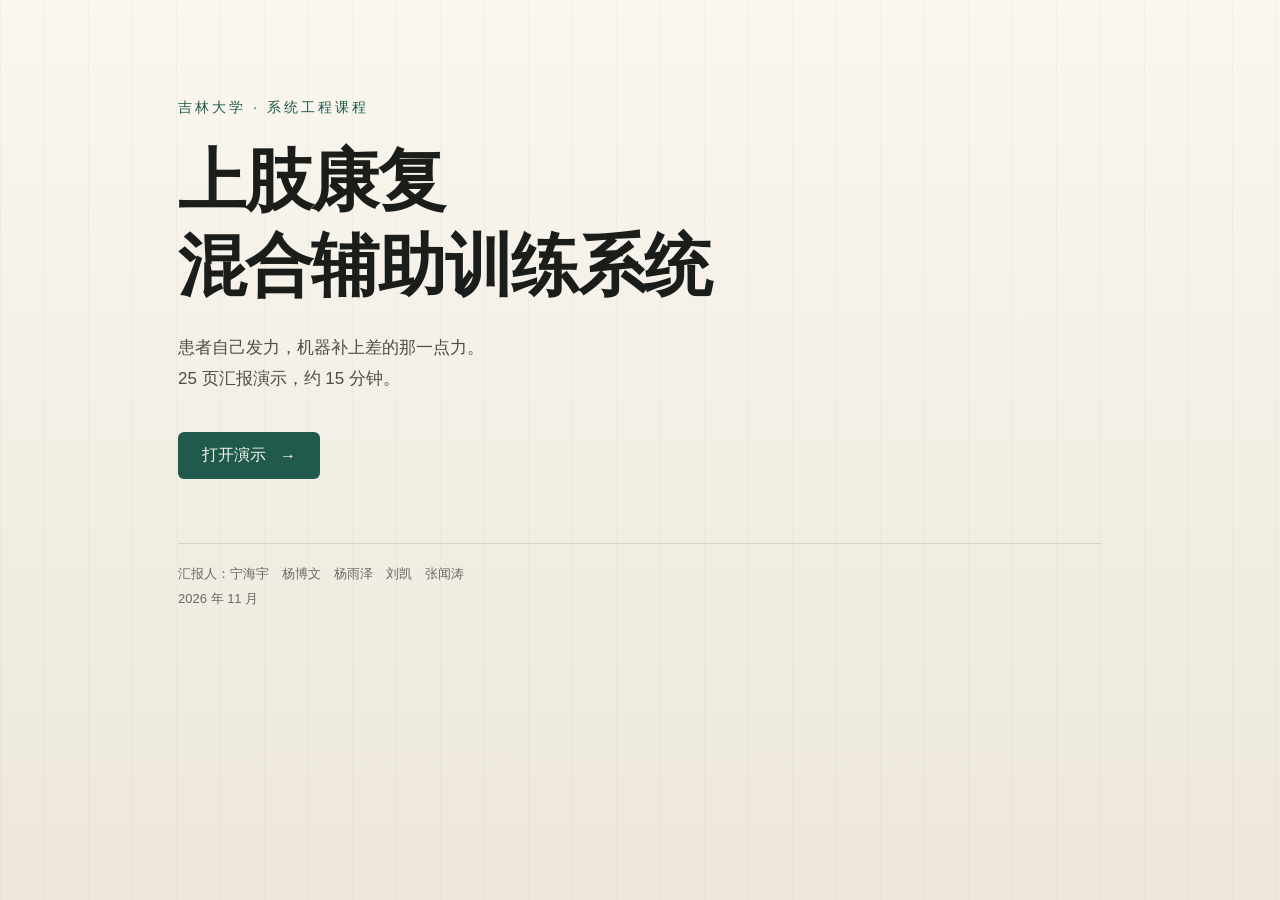
<file: rehab/index.html>
<!doctype html>
<html lang="zh-CN">
<head>
  <meta charset="UTF-8">
  <meta name="viewport" content="width=device-width, initial-scale=1.0">
  <title>上肢康复混合辅助训练系统 · 汇报演示</title>
  <meta name="description" content="上肢康复混合辅助训练系统，课堂汇报演示。">
  <meta name="theme-color" content="#14201C">
  <style>
    :root { --deep:#14201C; --green:#1F5A4D; --mint:#8CC3AE; --paper:#F5F1E8; --ink:#1B1D1B; --muted:#666A64; --line:#DAD3C5; }
    * { box-sizing: border-box; }
    html, body { margin:0; min-height:100%; }
    body {
      background: var(--paper); color: var(--ink);
      font-family: "Noto Sans SC", "Source Han Sans SC", "Microsoft YaHei", "PingFang SC", Arial, sans-serif;
      background-image: linear-gradient(90deg, rgba(31,90,77,.04) 1px, transparent 1px), linear-gradient(180deg,#FAF7F0 0%,#EDE7DA 100%);
      background-size: 44px 44px, auto;
    }
    main { max-width: 980px; margin: 0 auto; padding: 11vh 28px 60px; }
    .kicker { margin:0 0 22px; color:var(--green); font-size:14px; letter-spacing:3px; }
    h1 { margin:0; font-family:"Noto Serif SC","Songti SC",serif; font-weight:700; font-size:clamp(38px,6vw,68px); line-height:1.25; letter-spacing:-.02em; }
    .sub { margin:24px 0 0; color:#4A4D48; font-size:17px; line-height:1.8; }
    .cta { display:inline-flex; align-items:center; gap:14px; margin-top:38px; padding:13px 24px; border-radius:6px; background:var(--green); color:#F7F4EC; text-decoration:none; font-size:16px; }
    .cta:hover { background:#174438; }
    .meta { margin-top:64px; padding-top:18px; border-top:1px solid var(--line); color:var(--muted); font-size:13px; line-height:1.9; }
  </style>
</head>
<body>
  <main>
    <p class="kicker">吉林大学 · 系统工程课程</p>
    <h1>上肢康复<br>混合辅助训练系统</h1>
    <p class="sub">患者自己发力，机器补上差的那一点力。<br>25 页汇报演示，约 15 分钟。</p>
    <a class="cta" href="./presentation.html#slide-1">打开演示 <span aria-hidden="true">→</span></a>
    <div class="meta">
      汇报人：宁海宇　杨博文　杨雨泽　刘凯　张闻涛<br>
      2026 年 11 月
    </div>
  </main>
</body>
</html>
</file>
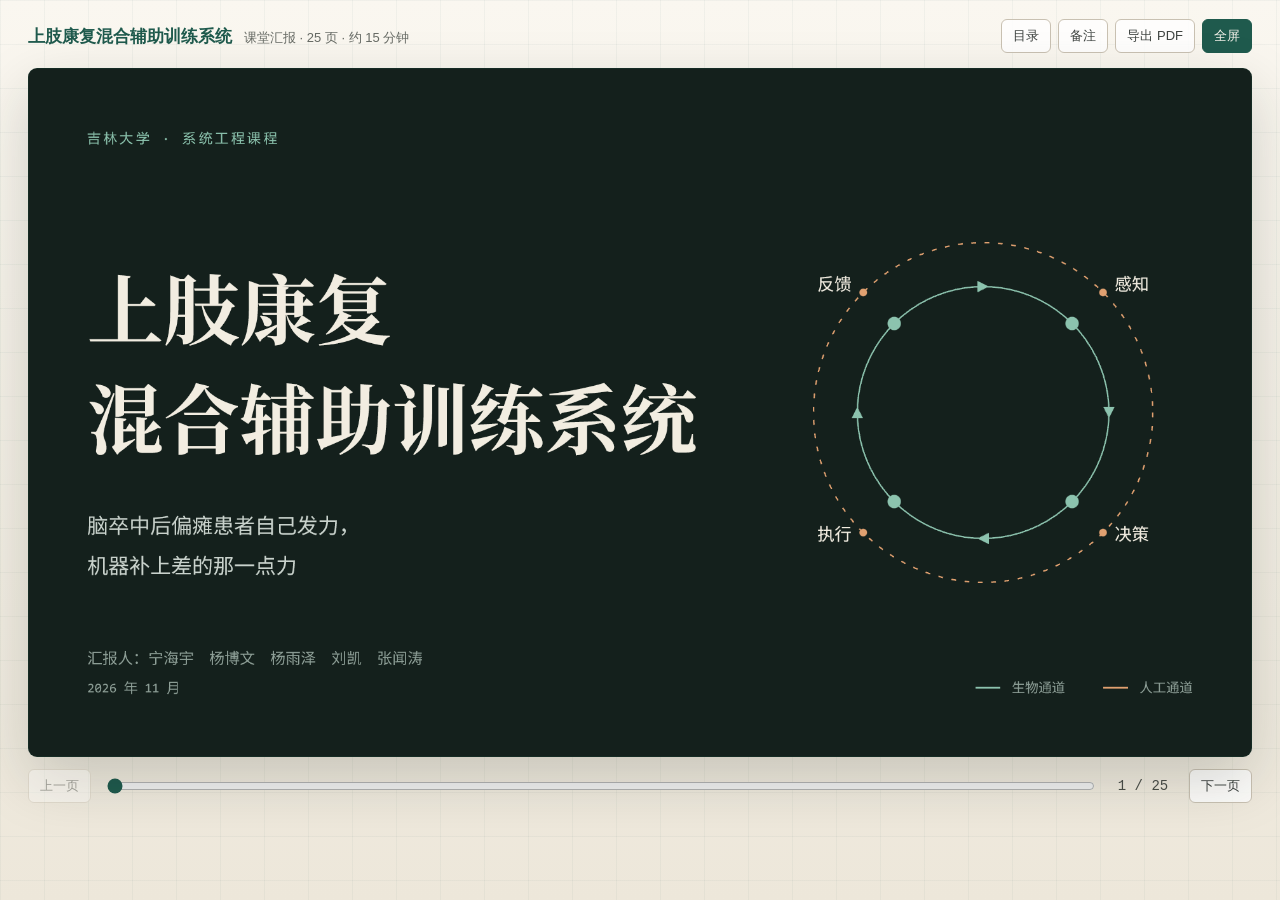
<file: presentation.html>
<!doctype html>
<html lang="zh-CN">
<head>
  <meta charset="UTF-8">
  <meta name="viewport" content="width=device-width, initial-scale=1.0">
  <title>上肢康复混合辅助训练系统 — 汇报演示</title>
  <meta name="description" content="上肢康复混合辅助训练系统，25 页课堂汇报演示。">
  <meta name="theme-color" content="#14201C">
  <style>
    :root {
      --ink: #1B1D1B;
      --body: #4A4D48;
      --muted: #666A64;
      --line: #DAD3C5;
      --paper: #F5F1E8;
      --deep: #14201C;
      --green: #1F5A4D;
      --mint: #8CC3AE;
      --rust: #A64B18;
      --sans: "Noto Sans SC", "Source Han Sans SC", "Microsoft YaHei", "PingFang SC", Arial, sans-serif;
    }
    * { box-sizing: border-box; }
    html, body { margin: 0; min-height: 100%; background: var(--paper); color: var(--ink); font-family: var(--sans); }
    body {
      background-image:
        linear-gradient(90deg, rgba(31, 90, 77, .045) 1px, transparent 1px),
        linear-gradient(180deg, rgba(31, 90, 77, .045) 1px, transparent 1px),
        linear-gradient(180deg, #FAF7F0 0%, #EDE7DA 100%);
      background-size: 44px 44px, 44px 44px, auto;
    }
    body.in-present { overflow: hidden; }
    button { font-family: inherit; }
    a { color: inherit; }

    .app { min-height: 100vh; padding: 16px 28px 22px; }
    .app:fullscreen { padding: 0; background: #07110E; overflow: hidden; }
    .app.in-present { position: fixed; inset: 0; z-index: 9999; min-height: 100dvh; padding: 0; background: #07110E; overflow: hidden; }

    .topbar {
      max-width: 1280px; margin: 0 auto 12px;
      display: flex; align-items: center; justify-content: space-between; gap: 16px;
      min-height: 40px;
    }
    .brand { display: flex; align-items: baseline; gap: 12px; min-width: 0; }
    .brand a { color: var(--green); font-size: 17px; font-weight: 700; text-decoration: none; white-space: nowrap; }
    .brand span { color: var(--muted); font-size: 13px; white-space: nowrap; overflow: hidden; text-overflow: ellipsis; }
    .controls { display: flex; flex-wrap: wrap; justify-content: flex-end; gap: 7px; }
    .btn {
      min-height: 34px; border: 1px solid #C9C1B2; border-radius: 6px;
      padding: 5px 11px; background: rgba(255,255,255,.82); color: #3E4340;
      font-size: 13px; cursor: pointer; transition: border-color .15s, background .15s, color .15s;
    }
    .btn:hover { border-color: var(--green); color: var(--green); }
    .btn:disabled { opacity: .42; cursor: default; }
    .btn.primary { background: var(--green); border-color: var(--green); color: #F7F4EC; }
    .btn.primary:hover { background: #174438; color: #fff; }
    .btn.on { background: var(--deep); border-color: var(--deep); color: #F7F4EC; }

    .stage {
      position: relative; width: 100%; max-width: 1280px; aspect-ratio: 16 / 9;
      margin: 0 auto; overflow: hidden; border-radius: 9px; background: var(--deep);
      border: 1px solid rgba(31,90,77,.2);
      box-shadow: 0 22px 60px rgba(20,32,28,.18);
      touch-action: pan-y;
    }
    .stage img { display: block; width: 100%; height: 100%; object-fit: contain; }
    .app:fullscreen .topbar, .app:fullscreen .bottombar,
    .app.in-present .topbar, .app.in-present .bottombar {
      position: fixed; left: 0; right: 0; z-index: 50;
      max-width: none; margin: 0; padding: 8px 18px;
      background: rgba(245,241,232,.94); backdrop-filter: blur(10px);
      opacity: 0; pointer-events: none; transition: opacity .16s ease, transform .16s ease;
    }
    .app:fullscreen .topbar, .app.in-present .topbar { top: 0; transform: translateY(-110%); }
    .app:fullscreen .bottombar, .app.in-present .bottombar { bottom: 0; transform: translateY(110%); }
    .app:fullscreen.show-top .topbar, .app.in-present.show-top .topbar,
    .app:fullscreen.show-bottom .bottombar, .app.in-present.show-bottom .bottombar {
      opacity: 1; pointer-events: auto; transform: translateY(0);
    }
    .app:fullscreen .stage, .app.in-present .stage {
      width: 100vw; height: 100vh; max-width: none; aspect-ratio: auto;
      border: 0; border-radius: 0; box-shadow: none; background: #07110E;
    }
    .app:fullscreen .stage img, .app.in-present .stage img { width: 100%; height: 100%; object-fit: contain; }

    .bottombar {
      max-width: 1280px; margin: 12px auto 0;
      display: flex; align-items: center; gap: 14px;
    }
    .seek { flex: 1; accent-color: var(--green); cursor: pointer; }
    .counter { min-width: 64px; text-align: center; font-family: Consolas, "Courier New", monospace; font-size: 14px; color: var(--body); }

    .notes-panel {
      position: fixed; top: 0; right: 0; bottom: 0; width: min(390px, 92vw); z-index: 70;
      background: #FFFDF8; border-left: 1px solid var(--line);
      box-shadow: -16px 0 50px rgba(20,32,28,.16);
      padding: 30px 28px; overflow-y: auto;
      transform: translateX(102%); transition: transform .2s ease;
    }
    .notes-panel.open { transform: translateX(0); }
    .notes-panel h2 { margin: 0 0 6px; font-family: "Noto Serif SC", "Songti SC", serif; font-size: 22px; }
    .notes-panel .label { color: var(--muted); font-size: 12px; letter-spacing: 2px; }
    .notes-panel p { margin: 22px 0 0; font-size: 15px; line-height: 1.9; color: var(--body); white-space: pre-wrap; }

    .overview {
      position: fixed; inset: 0; z-index: 60; overflow-y: auto;
      background: rgba(20,32,28,.96); padding: 36px 28px 60px;
    }
    .overview[hidden], .notes-panel[hidden] { display: none; }
    .overview-inner { max-width: 1280px; margin: 0 auto; }
    .overview-head { display: flex; align-items: center; justify-content: space-between; color: #EDE7DA; margin-bottom: 22px; }
    .overview-head h2 { margin: 0; font-family: "Noto Serif SC", "Songti SC", serif; font-size: 24px; font-weight: 600; }
    .grid { display: grid; grid-template-columns: repeat(auto-fill, minmax(210px, 1fr)); gap: 14px; }
    .thumb {
      border: 2px solid transparent; border-radius: 6px; overflow: hidden; padding: 0;
      background: #0F1916; cursor: pointer; aspect-ratio: 16 / 9;
    }
    .thumb.is-active { border-color: var(--mint); }
    .thumb img { width: 100%; height: 100%; display: block; object-fit: cover; }
    .thumb span { display: block; color: #C9D2CC; font-size: 11px; padding: 2px 0 0; font-family: Consolas, monospace; }

    @media print {
      @page { size: 1280px 720px; margin: 0; }
      html, body { background: #fff; }
      .app { padding: 0; min-height: 0; }
      .topbar, .bottombar, .notes-panel, .overview { display: none !important; }
      .stage { width: 1280px; height: 720px; max-width: none; aspect-ratio: auto; border: 0; border-radius: 0; box-shadow: none; }
    }
    @media (max-width: 640px) {
      .app { padding: 10px 12px 18px; }
      .brand span { display: none; }
      .brand a { font-size: 14px; }
      .btn { padding: 4px 8px; font-size: 12px; }
      .bottombar { gap: 8px; }
    }
  </style>
</head>
<body>
  <main class="app" id="app">
    <header class="topbar">
      <div class="brand">
        <a href="./index.html">上肢康复混合辅助训练系统</a>
        <span>课堂汇报 · 25 页 · 约 15 分钟</span>
      </div>
      <div class="controls">
        <button class="btn" id="overview-btn" type="button">目录</button>
        <button class="btn" id="notes" type="button">备注</button>
        <button class="btn" id="print" type="button">导出 PDF</button>
        <button class="btn primary" id="fullscreen" type="button">全屏</button>
      </div>
    </header>

    <section class="stage" id="stage" aria-live="polite">
      <img id="slide" alt="幻灯片" draggable="false">
    </section>

    <footer class="bottombar">
      <button class="btn" id="prev" type="button">上一页</button>
      <input class="seek" id="seek" type="range" min="1" max="25" value="1" aria-label="页码">
      <span class="counter" id="counter">1 / 25</span>
      <button class="btn" id="next" type="button">下一页</button>
    </footer>

    <aside class="notes-panel" id="notes-panel" hidden>
      <div class="label">演讲备注</div>
      <h2 id="notes-title">第 1 页</h2>
      <p id="notes-text"></p>
    </aside>

    <div class="overview" id="overview" hidden>
      <div class="overview-inner">
        <div class="overview-head">
          <h2>全部页面</h2>
          <button class="btn" id="close-overview" type="button">关闭</button>
        </div>
        <div class="grid" id="grid"></div>
      </div>
    </div>
  </main>

  <script>
    const TOTAL = 25;
    const NOTES = ["各位老师、同学好，我们小组做的是一套上肢康复混合辅助训练系统，给脑卒中以后上肢偏瘫的患者用。 一句话说清它干什么：患者自己发力，机器在旁边补上差的那一点力。 下面用十五分钟把它讲一遍。", "今天讲四个部分。 先说我们为什么做这个系统，边界画在哪；再看它是怎么设计和拆分的，这部分最占时间；然后是需求和安全，这是医用设备绕不开的；最后落到具体场景，看看它在患者家里怎么跑、可能出什么事。", "第一部分，问题与定位。先说清楚我们做的是什么、不做什么。", "先说问题有多大。我国四十岁以上人群里，卒中现有患者一千两百多万；卒中后最常见的后遗症是对侧上肢偏瘫，急性期八成以上会出现，四成以上会长期留着。 卒中伤到的，主要是从大脑往下走的运动传导通路，肌肉和关节没坏，感觉和意图通常也还在。他不是不想动，是意图传不到手上。所以我们要做的是补上输出，不是另起一套替他动。", "系统的业务分三层，从下往上。最底下是基础业务，守住生命底线，训练全程体征不能出问题，它不追求效果，但上面两层都靠它。中间是原生业务，保护患者还剩下的感知和行动通路，不绕开它。最上面才是增强业务，补上抓握、伸展的缺口，它是叠加在患者主动发力上的，不是替代。右边四条是硬约束，后面每条需求都不能违反。", "第二部分，系统设计。这是今天最占篇幅的一块：先看信号怎么绕一圈，再看它怎么一层层拆下去，最后算两笔账：延迟，和重量功耗。", "这张图是整套系统的骨架。前向链路：训练环境进来，感知分两轨，患者自己的残存神经和本体感觉是一轨，肌电电极、IMU 和力传感是另一轨；进混合决策单元融合、识别、仲裁；再分两路执行，一路走患者自己的神经，一路去外骨骼、电刺激和触觉反馈。绿线是反馈。右下的安全监护是旁路的，不串在主链路里。最上面是人，急停走硬线，不过软件。", "系统按六层拆，越往下范围越小，这条阶梯对应的是责任范围。任务层回答系统为什么存在；体系层是环境、人、机器咬成的闭环；整机层就是一个人穿戴上一套设备；再往下是六个功能系统、十九个子系统，最后是能采购、能贴片的模块，二十个硬件、十二个软件。分层不是为了分类，是为了出了问题能指着说，在这一层。", "第四层是系统，整机内部按功能分六个。关键在中间两列：每个系统，人体本来就有一套做法，机器又有一套，两套并行，不是机器把人的换掉。感知，人是皮肤和本体感受器，机器是肌电电极和 IMU；执行，人是骨骼肌，机器是外骨骼和电刺激。好处在最下面：任何一条通道降级，另一条还撑得住基础功能。", "分层的价值要靠把它弄坏来检验。六层一层一层断掉。最下面两层断得最多，但最不慌：模块死了看门狗重启，电极掉了用缓存和阻抗监测顶着，有人兜底。越往上越没人接：整机散架靠机械自锁先保人不摔倒，体系断了人退回纯生物模式。最要小心的是子系统层，信号还在、只是不准了，系统自己看不出来。最危险的失效不是停摆，是还在跑、但跑的不是这件事。", "第一笔账，延迟。信号从电极进来，到执行器收到指令，整条环路五十二毫秒：采集滤波十六，无线十，边缘推理十四，执行反馈十二。人自己的本体感觉闭环是二十到四十毫秒。用简化的跟踪模型看，六十以内机器的手和你的手差不多快；过一百零五，快速动作开始滞后；一百四十五以上，环路自己振荡。两百毫秒只是能用的线，真正的目标是往六十靠，所以反射级的部分只能放本地。", "第二笔账，重量和功耗。整机两公斤四百三十克，二十九瓦。六成重量、八成六的功耗都在关节电机上，想减重省电，改电路换芯片意义不大，只能从执行器下手，而执行器恰恰决定出力。电池十八点五瓦时，连续工作只有三十八分钟左右。所以没有最优解，只有配得上的代价。右边四条是我们反复权衡的轴。系统工程的工作不是找出最优解，是把代价说清楚摆在台面上。", "第三部分，需求与安全。先问清楚谁会用、他们真正要的是什么，再去想哪些地方会出事、出了事怎么兜住。", "写需求之前先问：谁会被影响，谁又能影响它。一共八类。标绿的五方是推动的，他们从系统里获益；标锈色的三方是审查的，职责是限制，诉求通常写成“不得”“必须”。影响力最高的是患者、监管、伦理和研发。这张表的用处是：后面每条需求都能指回这里某一行，指不回去的就可能是多做的。", "需求要写成能测的句子。“响应及时”不算，“意图识别端到端延迟不超过两百毫秒，不含机械动作，用时间戳测”才算。一共三十六条，左边挑了五条最硬的。右边是一条追溯链，从患者的诉求，到业务约束，到接口需求，到安全需求，最后落到一个硬件回路。正向能拆下去，反向也能走回来；找不到上游来源的条目，按多余实现删掉。", "安全这块我们反过来问：它会怎么伤人？用的是 STPA。先列六类损失，推出七个危险状态，再对每个控制器问四种问题：有没有给了不该给的动作，有没有该给的没给，顺序对不对，停得是不是太早或太晚。得到十二条不安全控制动作，每条反过来写成一条安全需求。看下面四条：置信度不够还在出力，力矩超限，监护看见了没切断，患者要退出被软件拦住。这里面没有一个零件是坏的。零件都好，人照样会受伤，所以安全不能只靠把零件做可靠。", "十二条安全需求最后收成四层防护。最外面是人在环，患者和治疗师随时接管；往里是决策层，置信度不够不出力，反馈超时冻结；再往里是执行层，力矩角度电流硬件限幅，越限直接切断；最底下是独立的安全监护，和主链路不共用供电、传感器、时钟和软件，主链路再怎么失效它还能独立切断输出。三条原则：失效默认安全，人的否决权最高，共因要隔离。", "第四部分，场景与边界。把系统放回患者家里，看一个真实的上午是怎么用的；也交代清楚，哪些条件下我们不让它用。", "第四部分，场景与边界。场景按四层由粗到细分：使命层是康复目标，它决定什么叫成功；环境层是诊室、社区站和家里，区别在监督强度；任务层是评估、被动、主动、抗阻；最下面交互层，把一次训练拆成可以观察的人机回合。上层约束下层，风险基本都在最下面这层定位。", "接下来划边界：什么范围内训练才允许开始，出了范围不是降强度，是不许开始。三个方向：适用人群，成年、单侧偏瘫、认知能配合，皮肤关节没问题，血压心率医师点头；场地设备，地面防滑、座椅稳固，阻抗合格、校准没过期；性能边界，力矩角度在限幅内，延迟两百毫秒、保护五十毫秒以内，单次不超过三十分钟。再看人：患者要警觉，治疗师不能离岗，家属知道急停在哪，但不能动阈值。", "系统有七种状态：自检待机，四个训练模式，还有告警降级和故障安全。看箭头的方向，所有异常只往下面走：先告警降级，提示、限制增强；没恢复就强制停机；主链路失效直接进故障安全，输出全断。要回来只有两条路：异常消除后人工确认，或者检修完复位。系统不会自己爬回训练模式。一句话，出了问题，只往少帮忙的方向退。", "放到一个具体的上午。患者五十八岁，右侧偏瘫三个月，Brunnstrom 四期，在家里客厅，家属在旁边，治疗师给过辅助等级。回合分五步：戴上自检；患者试着抬手去抓，置信度不够就只提示、不出力；仲裁后外骨骼把缺的那点力矩补上；反馈回采，监护一路盯着；次数到了或患者累了就停，退回安全位姿，记录留给治疗师复盘。成功看三条：轨迹平稳，没有过冲和痉挛，结束后没有新增不适。", "如果只记三句话，记这三句。 第一，立场：辅助不是替代。患者自己发力，机器只补差的那一点力，而且人随时能关掉它。 第二，结构：六层、六个系统、两条轨道。生物和人工两套做法并行，谁降级了另一套还撑得住；反射级的闭环留在本地。 第三，底线：失效默认无增强。坏了就停，而不是坏了还在跑；人的否决权最高，急停走硬线。", "最后交代几件没做完的事。今天所有数字都有来路，但有四个口径要说清楚：功耗是手册典型值，真实板级会高一到三成；重量分摊了结构件；延迟阈值来自简化的跟踪模型；而且我们还没有一台样机，没有自己测的数据。接下来想做的：最坏工况下重测；做越界注入，看系统是不是真的按设计降级；把模块落成 BOM 和图纸；然后是伦理审批，这一步绕不过去。", "我们的汇报到这里。一句话收尾：这套系统里，人不是被替换，是被扩展；前提是那条从意图到动作的线一直连着，而且人随时能自己剪断它。 谢谢，欢迎提问。"];
    const srcOf = (n) => `./assets/slides/slide-${String(n).padStart(2, '0')}.png`;

    const app = document.getElementById('app');
    const stage = document.getElementById('stage');
    const img = document.getElementById('slide');
    const counter = document.getElementById('counter');
    const seek = document.getElementById('seek');
    const prev = document.getElementById('prev');
    const next = document.getElementById('next');
    const notesBtn = document.getElementById('notes');
    const notesPanel = document.getElementById('notes-panel');
    const notesTitle = document.getElementById('notes-title');
    const notesText = document.getElementById('notes-text');
    const overview = document.getElementById('overview');
    const grid = document.getElementById('grid');
    const fullBtn = document.getElementById('fullscreen');

    let current = 0;
    let hideTimer;

    for (let i = 0; i < TOTAL; i++) {
      const b = document.createElement('button');
      b.type = 'button';
      b.className = 'thumb';
      b.dataset.index = String(i);
      b.innerHTML = `<img src="${srcOf(i + 1)}" alt="第 ${i + 1} 页" loading="lazy"><span>${String(i + 1).padStart(2, '0')}</span>`;
      b.addEventListener('click', () => { show(i); closeOverview(); });
      grid.appendChild(b);
    }

    function indexFromHash() {
      const m = location.hash.match(/slide-(\d+)/);
      return m ? Math.min(Math.max(Number(m[1]) - 1, 0), TOTAL - 1) : 0;
    }

    function preload(n) {
      if (n < 1 || n > TOTAL) return;
      const p = new Image();
      p.src = srcOf(n);
    }

    function show(nextIndex) {
      current = Math.min(Math.max(nextIndex, 0), TOTAL - 1);
      img.src = srcOf(current + 1);
      img.alt = `第 ${current + 1} 页`;
      counter.textContent = `${current + 1} / ${TOTAL}`;
      seek.value = String(current + 1);
      prev.disabled = current === 0;
      next.disabled = current === TOTAL - 1;
      notesTitle.textContent = `第 ${current + 1} 页`;
      notesText.textContent = NOTES[current] || '';
      document.querySelectorAll('.thumb').forEach((t, i) => t.classList.toggle('is-active', i === current));
      history.replaceState(null, '', `#slide-${current + 1}`);
      preload(current + 2);
      preload(current);
    }

    function isPresenting() {
      return document.fullscreenElement === app || app.classList.contains('in-present');
    }

    async function toggleFullscreen() {
      if (document.fullscreenElement) {
        await document.exitFullscreen();
      } else if (app.classList.contains('in-present')) {
        document.body.classList.remove('in-present');
        app.classList.remove('in-present', 'show-top', 'show-bottom');
      } else {
        try {
          await app.requestFullscreen({ navigationUI: 'hide' });
        } catch {
          document.body.classList.add('in-present');
          app.classList.add('in-present');
        }
      }
      syncFullBtn();
    }

    function syncFullBtn() {
      fullBtn.textContent = isPresenting() ? '退出全屏' : '全屏';
    }

    function toggleNotes() {
      const open = notesPanel.hidden;
      notesPanel.hidden = !open;
      notesBtn.classList.toggle('on', open);
    }

    function openOverview() { overview.hidden = false; }
    function closeOverview() { overview.hidden = true; }

    function handlePointer(event) {
      if (!isPresenting()) return;
      app.classList.toggle('show-top', event.clientY <= 84);
      app.classList.toggle('show-bottom', event.clientY >= innerHeight - 84);
      clearTimeout(hideTimer);
      hideTimer = setTimeout(() => app.classList.remove('show-top', 'show-bottom'), 1800);
    }

    let touchX = 0, touchY = 0, touchAt = 0;
    stage.addEventListener('touchstart', (e) => {
      const t = e.changedTouches[0];
      if (!t) return;
      touchX = t.clientX; touchY = t.clientY; touchAt = Date.now();
    }, { passive: true });
    stage.addEventListener('touchend', (e) => {
      const t = e.changedTouches[0];
      if (!t) return;
      const dx = t.clientX - touchX, dy = t.clientY - touchY;
      if (Date.now() - touchAt > 900 || Math.abs(dx) < 52 || Math.abs(dx) < Math.abs(dy) * 1.4) return;
      show(current + (dx < 0 ? 1 : -1));
    }, { passive: true });

    document.addEventListener('keydown', (e) => {
      if (['INPUT', 'TEXTAREA', 'SELECT'].includes(e.target.tagName)) return;
      if (['ArrowRight', 'PageDown', ' '].includes(e.key)) { e.preventDefault(); show(current + 1); }
      if (['ArrowLeft', 'PageUp'].includes(e.key)) { e.preventDefault(); show(current - 1); }
      if (e.key === 'Home') { e.preventDefault(); show(0); }
      if (e.key === 'End') { e.preventDefault(); show(TOTAL - 1); }
      if (e.key.toLowerCase() === 'f') { e.preventDefault(); toggleFullscreen(); }
      if (e.key.toLowerCase() === 'n') { e.preventDefault(); toggleNotes(); }
      if (e.key.toLowerCase() === 'o') { e.preventDefault(); overview.hidden ? openOverview() : closeOverview(); }
      if (e.key === 'Escape') { closeOverview(); }
    });

    prev.addEventListener('click', () => show(current - 1));
    next.addEventListener('click', () => show(current + 1));
    seek.addEventListener('input', () => show(Number(seek.value) - 1));
    notesBtn.addEventListener('click', toggleNotes);
    document.getElementById('overview-btn').addEventListener('click', openOverview);
    document.getElementById('close-overview').addEventListener('click', closeOverview);
    document.getElementById('print').addEventListener('click', () => {
      if (document.fullscreenElement) document.exitFullscreen();
      document.body.classList.remove('in-present');
      app.classList.remove('in-present');
      setTimeout(() => window.print(), 120);
    });
    fullBtn.addEventListener('click', toggleFullscreen);
    app.addEventListener('pointermove', handlePointer);
    document.addEventListener('fullscreenchange', syncFullBtn);
    window.addEventListener('hashchange', () => show(indexFromHash()));

    show(indexFromHash());
    syncFullBtn();
  </script>
</body>
</html>
</file>
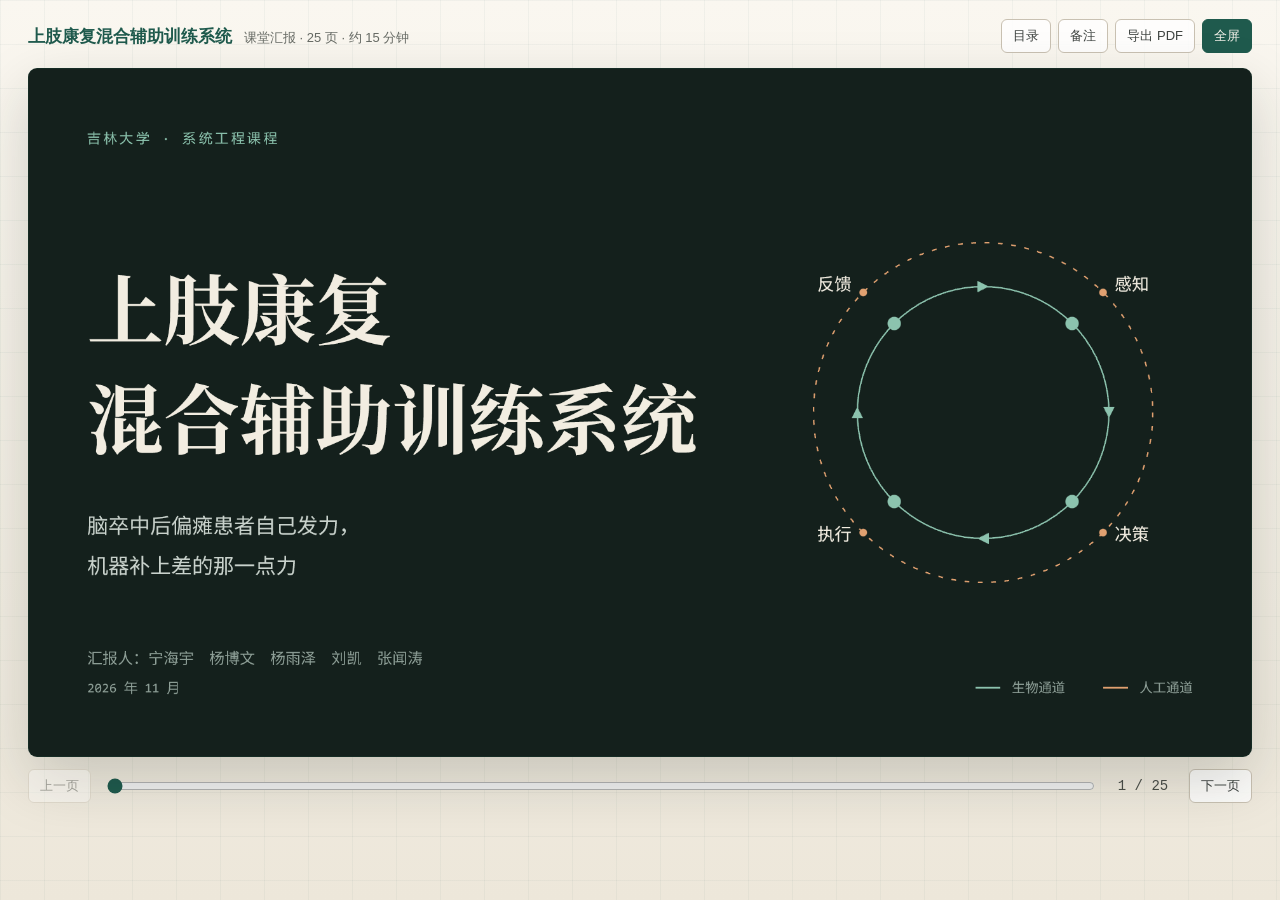
<file: rehab/presentation.html>
<!doctype html>
<html lang="zh-CN">
<head>
  <meta charset="UTF-8">
  <meta name="viewport" content="width=device-width, initial-scale=1.0">
  <title>上肢康复混合辅助训练系统 — 汇报演示</title>
  <meta name="description" content="上肢康复混合辅助训练系统，25 页课堂汇报演示。">
  <meta name="theme-color" content="#14201C">
  <style>
    :root {
      --ink: #1B1D1B;
      --body: #4A4D48;
      --muted: #666A64;
      --line: #DAD3C5;
      --paper: #F5F1E8;
      --deep: #14201C;
      --green: #1F5A4D;
      --mint: #8CC3AE;
      --rust: #A64B18;
      --sans: "Noto Sans SC", "Source Han Sans SC", "Microsoft YaHei", "PingFang SC", Arial, sans-serif;
    }
    * { box-sizing: border-box; }
    html, body { margin: 0; min-height: 100%; background: var(--paper); color: var(--ink); font-family: var(--sans); }
    body {
      background-image:
        linear-gradient(90deg, rgba(31, 90, 77, .045) 1px, transparent 1px),
        linear-gradient(180deg, rgba(31, 90, 77, .045) 1px, transparent 1px),
        linear-gradient(180deg, #FAF7F0 0%, #EDE7DA 100%);
      background-size: 44px 44px, 44px 44px, auto;
    }
    body.in-present { overflow: hidden; }
    button { font-family: inherit; }
    a { color: inherit; }

    .app { min-height: 100vh; padding: 16px 28px 22px; }
    .app:fullscreen { padding: 0; background: #07110E; overflow: hidden; }
    .app.in-present { position: fixed; inset: 0; z-index: 9999; min-height: 100dvh; padding: 0; background: #07110E; overflow: hidden; }

    .topbar {
      max-width: 1280px; margin: 0 auto 12px;
      display: flex; align-items: center; justify-content: space-between; gap: 16px;
      min-height: 40px;
    }
    .brand { display: flex; align-items: baseline; gap: 12px; min-width: 0; }
    .brand a { color: var(--green); font-size: 17px; font-weight: 700; text-decoration: none; white-space: nowrap; }
    .brand span { color: var(--muted); font-size: 13px; white-space: nowrap; overflow: hidden; text-overflow: ellipsis; }
    .controls { display: flex; flex-wrap: wrap; justify-content: flex-end; gap: 7px; }
    .btn {
      min-height: 34px; border: 1px solid #C9C1B2; border-radius: 6px;
      padding: 5px 11px; background: rgba(255,255,255,.82); color: #3E4340;
      font-size: 13px; cursor: pointer; transition: border-color .15s, background .15s, color .15s;
    }
    .btn:hover { border-color: var(--green); color: var(--green); }
    .btn:disabled { opacity: .42; cursor: default; }
    .btn.primary { background: var(--green); border-color: var(--green); color: #F7F4EC; }
    .btn.primary:hover { background: #174438; color: #fff; }
    .btn.on { background: var(--deep); border-color: var(--deep); color: #F7F4EC; }

    .stage {
      position: relative; width: 100%; max-width: 1280px; aspect-ratio: 16 / 9;
      margin: 0 auto; overflow: hidden; border-radius: 9px; background: var(--deep);
      border: 1px solid rgba(31,90,77,.2);
      box-shadow: 0 22px 60px rgba(20,32,28,.18);
      touch-action: pan-y;
    }
    .stage img { display: block; width: 100%; height: 100%; object-fit: contain; }
    .app:fullscreen .topbar, .app:fullscreen .bottombar,
    .app.in-present .topbar, .app.in-present .bottombar {
      position: fixed; left: 0; right: 0; z-index: 50;
      max-width: none; margin: 0; padding: 8px 18px;
      background: rgba(245,241,232,.94); backdrop-filter: blur(10px);
      opacity: 0; pointer-events: none; transition: opacity .16s ease, transform .16s ease;
    }
    .app:fullscreen .topbar, .app.in-present .topbar { top: 0; transform: translateY(-110%); }
    .app:fullscreen .bottombar, .app.in-present .bottombar { bottom: 0; transform: translateY(110%); }
    .app:fullscreen.show-top .topbar, .app.in-present.show-top .topbar,
    .app:fullscreen.show-bottom .bottombar, .app.in-present.show-bottom .bottombar {
      opacity: 1; pointer-events: auto; transform: translateY(0);
    }
    .app:fullscreen .stage, .app.in-present .stage {
      width: 100vw; height: 100vh; max-width: none; aspect-ratio: auto;
      border: 0; border-radius: 0; box-shadow: none; background: #07110E;
    }
    .app:fullscreen .stage img, .app.in-present .stage img { width: 100%; height: 100%; object-fit: contain; }

    .bottombar {
      max-width: 1280px; margin: 12px auto 0;
      display: flex; align-items: center; gap: 14px;
    }
    .seek { flex: 1; accent-color: var(--green); cursor: pointer; }
    .counter { min-width: 64px; text-align: center; font-family: Consolas, "Courier New", monospace; font-size: 14px; color: var(--body); }

    .notes-panel {
      position: fixed; top: 0; right: 0; bottom: 0; width: min(390px, 92vw); z-index: 70;
      background: #FFFDF8; border-left: 1px solid var(--line);
      box-shadow: -16px 0 50px rgba(20,32,28,.16);
      padding: 30px 28px; overflow-y: auto;
      transform: translateX(102%); transition: transform .2s ease;
    }
    .notes-panel.open { transform: translateX(0); }
    .notes-panel h2 { margin: 0 0 6px; font-family: "Noto Serif SC", "Songti SC", serif; font-size: 22px; }
    .notes-panel .label { color: var(--muted); font-size: 12px; letter-spacing: 2px; }
    .notes-panel p { margin: 22px 0 0; font-size: 15px; line-height: 1.9; color: var(--body); white-space: pre-wrap; }

    .overview {
      position: fixed; inset: 0; z-index: 60; overflow-y: auto;
      background: rgba(20,32,28,.96); padding: 36px 28px 60px;
    }
    .overview[hidden], .notes-panel[hidden] { display: none; }
    .overview-inner { max-width: 1280px; margin: 0 auto; }
    .overview-head { display: flex; align-items: center; justify-content: space-between; color: #EDE7DA; margin-bottom: 22px; }
    .overview-head h2 { margin: 0; font-family: "Noto Serif SC", "Songti SC", serif; font-size: 24px; font-weight: 600; }
    .grid { display: grid; grid-template-columns: repeat(auto-fill, minmax(210px, 1fr)); gap: 14px; }
    .thumb {
      border: 2px solid transparent; border-radius: 6px; overflow: hidden; padding: 0;
      background: #0F1916; cursor: pointer; aspect-ratio: 16 / 9;
    }
    .thumb.is-active { border-color: var(--mint); }
    .thumb img { width: 100%; height: 100%; display: block; object-fit: cover; }
    .thumb span { display: block; color: #C9D2CC; font-size: 11px; padding: 2px 0 0; font-family: Consolas, monospace; }

    @media print {
      @page { size: 1280px 720px; margin: 0; }
      html, body { background: #fff; }
      .app { padding: 0; min-height: 0; }
      .topbar, .bottombar, .notes-panel, .overview { display: none !important; }
      .stage { width: 1280px; height: 720px; max-width: none; aspect-ratio: auto; border: 0; border-radius: 0; box-shadow: none; }
    }
    @media (max-width: 640px) {
      .app { padding: 10px 12px 18px; }
      .brand span { display: none; }
      .brand a { font-size: 14px; }
      .btn { padding: 4px 8px; font-size: 12px; }
      .bottombar { gap: 8px; }
    }
  </style>
</head>
<body>
  <main class="app" id="app">
    <header class="topbar">
      <div class="brand">
        <a href="./index.html">上肢康复混合辅助训练系统</a>
        <span>课堂汇报 · 25 页 · 约 15 分钟</span>
      </div>
      <div class="controls">
        <button class="btn" id="overview-btn" type="button">目录</button>
        <button class="btn" id="notes" type="button">备注</button>
        <button class="btn" id="print" type="button">导出 PDF</button>
        <button class="btn primary" id="fullscreen" type="button">全屏</button>
      </div>
    </header>

    <section class="stage" id="stage" aria-live="polite">
      <img id="slide" alt="幻灯片" draggable="false">
    </section>

    <footer class="bottombar">
      <button class="btn" id="prev" type="button">上一页</button>
      <input class="seek" id="seek" type="range" min="1" max="25" value="1" aria-label="页码">
      <span class="counter" id="counter">1 / 25</span>
      <button class="btn" id="next" type="button">下一页</button>
    </footer>

    <aside class="notes-panel" id="notes-panel" hidden>
      <div class="label">演讲备注</div>
      <h2 id="notes-title">第 1 页</h2>
      <p id="notes-text"></p>
    </aside>

    <div class="overview" id="overview" hidden>
      <div class="overview-inner">
        <div class="overview-head">
          <h2>全部页面</h2>
          <button class="btn" id="close-overview" type="button">关闭</button>
        </div>
        <div class="grid" id="grid"></div>
      </div>
    </div>
  </main>

  <script>
    const TOTAL = 25;
    const NOTES = ["各位老师、同学好，我们小组做的是一套上肢康复混合辅助训练系统，给脑卒中以后上肢偏瘫的患者用。 一句话说清它干什么：患者自己发力，机器在旁边补上差的那一点力。 下面用十五分钟把它讲一遍。", "今天讲四个部分。 先说我们为什么做这个系统，边界画在哪；再看它是怎么设计和拆分的，这部分最占时间；然后是需求和安全，这是医用设备绕不开的；最后落到具体场景，看看它在患者家里怎么跑、可能出什么事。", "第一部分，问题与定位。先说清楚我们做的是什么、不做什么。", "先说问题有多大。我国四十岁以上人群里，卒中现有患者一千两百多万；卒中后最常见的后遗症是对侧上肢偏瘫，急性期八成以上会出现，四成以上会长期留着。 卒中伤到的，主要是从大脑往下走的运动传导通路，肌肉和关节没坏，感觉和意图通常也还在。他不是不想动，是意图传不到手上。所以我们要做的是补上输出，不是另起一套替他动。", "系统的业务分三层，从下往上。最底下是基础业务，守住生命底线，训练全程体征不能出问题，它不追求效果，但上面两层都靠它。中间是原生业务，保护患者还剩下的感知和行动通路，不绕开它。最上面才是增强业务，补上抓握、伸展的缺口，它是叠加在患者主动发力上的，不是替代。右边四条是硬约束，后面每条需求都不能违反。", "第二部分，系统设计。先看信号怎么绕一圈，再看系统怎么一层层拆下去；拆到子系统和模块之后，还要交代两件事：算力放在哪，边界画到哪。这四页讲完，系统的骨架就立起来了。", "这张图是整套系统的骨架。前向链路：训练环境进来，感知分两轨，患者自己的残存神经和本体感觉是一轨，肌电电极、IMU 和力传感是另一轨；进混合决策单元融合、识别、仲裁；再分两路执行，一路走患者自己的神经，一路去外骨骼、电刺激和触觉反馈。绿线是反馈。右下的安全监护是旁路的，不串在主链路里。最上面是人，急停走硬线，不过软件。", "系统按六层拆，越往下范围越小，这条阶梯对应的是责任范围。任务层回答系统为什么存在；体系层是环境、人、机器咬成的闭环；整机层就是一个人穿戴上一套设备；再往下是六个功能系统、十九个子系统，最后是能采购、能贴片的模块，二十个硬件、十二个软件。分层不是为了分类，是为了出了问题能指着说，在这一层。", "第四层是系统，整机内部按功能分六个。关键在中间两列：每个系统，人体本来就有一套做法，机器又有一套，两套并行，不是机器把人的换掉。感知，人是皮肤和本体感受器，机器是肌电电极和 IMU；执行，人是骨骼肌，机器是外骨骼和电刺激。好处在最下面：任何一条通道降级，另一条还撑得住基础功能。", "六个系统还只是分工，再往下拆一层才是子系统，一共十九项。拆的标准很实际：要能画得出接口图，能单独拿出来测。比如决策与控制，拆成信号解扣、混合决策、预测控制三块，前一块的输出就是后一块的输入，哪一块出问题，定位得到。拆不到这个程度，出了问题只能说系统不好用，没法往下查。这一层也是后面需求分配和责任划分的落点。", "第二个架构决定是算力放哪。时间敏感的闭环，滤波、意图分类、安全规则、关节控制，全部留在本地边缘单元，不进网络。云端只做四件不急的事：日志汇总、模型更新、策略下发、远程复盘。这样断网了设备还能训练，急停也不用等网络往返。代价是本地算力要留余量，升级只能走配置下发，不能靠云端实时改策略。分工画清楚，延迟和断网这两件事才有解。", "第三个架构决定是范围。左边是系统包含的部分：采集、决策、执行、能源与监护、配置接口，一个闭环该有的都在里面。右边明确不做什么：不做诊断和治疗决策，那是医师的事；不做云端长期健康档案；也不交器件级的 BOM 和机械图纸。范围画清楚，需求才有落点。下面三方协同：治疗师设边界，患者日常用，技师负责校准和更换。辅助等级随康复进程调，不是一次设定终身不变。", "第三部分，需求与安全。先问清楚谁会用、他们真正要的是什么，再去想哪些地方会出事、出了事怎么兜住。", "写需求之前先问：谁会被影响，谁又能影响它。一共八类。标绿的五方是推动的，他们从系统里获益；标锈色的三方是审查的，职责是限制，诉求通常写成“不得”“必须”。影响力最高的是患者、监管、伦理和研发。这张表的用处是：后面每条需求都能指回这里某一行，指不回去的就可能是多做的。", "需求要写成能测的句子。“响应及时”不算，“意图识别端到端延迟不超过两百毫秒，不含机械动作，用时间戳测”才算。一共三十六条，左边挑了五条最硬的。右边是一条追溯链，从患者的诉求，到业务约束，到接口需求，到安全需求，最后落到一个硬件回路。正向能拆下去，反向也能走回来；找不到上游来源的条目，按多余实现删掉。", "安全这块我们反过来问：它会怎么伤人？用的是 STPA。先列六类损失，推出七个危险状态，再对每个控制器问四种问题：有没有给了不该给的动作，有没有该给的没给，顺序对不对，停得是不是太早或太晚。得到十二条不安全控制动作，每条反过来写成一条安全需求。看下面四条：置信度不够还在出力，力矩超限，监护看见了没切断，患者要退出被软件拦住。这里面没有一个零件是坏的。零件都好，人照样会受伤，所以安全不能只靠把零件做可靠。", "十二条安全需求最后收成四层防护。最外面是人在环，患者和治疗师随时接管；往里是决策层，置信度不够不出力，反馈超时冻结；再往里是执行层，力矩角度电流硬件限幅，越限直接切断；最底下是独立的安全监护，和主链路不共用供电、传感器、时钟和软件，主链路再怎么失效它还能独立切断输出。三条原则：失效默认安全，人的否决权最高，共因要隔离。", "第四部分，场景与边界。把系统放回患者家里，看一个真实的上午是怎么用的；也交代清楚，哪些条件下我们不让它用。", "第四部分，场景与边界。场景按四层由粗到细分：使命层是康复目标，它决定什么叫成功；环境层是诊室、社区站和家里，区别在监督强度；任务层是评估、被动、主动、抗阻；最下面交互层，把一次训练拆成可以观察的人机回合。上层约束下层，风险基本都在最下面这层定位。", "接下来划边界：什么范围内训练才允许开始，出了范围不是降强度，是不许开始。三个方向：适用人群，成年、单侧偏瘫、认知能配合，皮肤关节没问题，血压心率医师点头；场地设备，地面防滑、座椅稳固，阻抗合格、校准没过期；性能边界，力矩角度在限幅内，延迟两百毫秒、保护五十毫秒以内，单次不超过三十分钟。再看人：患者要警觉，治疗师不能离岗，家属知道急停在哪，但不能动阈值。", "系统有七种状态：自检待机，四个训练模式，还有告警降级和故障安全。看箭头的方向，所有异常只往下面走：先告警降级，提示、限制增强；没恢复就强制停机；主链路失效直接进故障安全，输出全断。要回来只有两条路：异常消除后人工确认，或者检修完复位。系统不会自己爬回训练模式。一句话，出了问题，只往少帮忙的方向退。", "放到一个具体的上午。患者五十八岁，右侧偏瘫三个月，Brunnstrom 四期，在家里客厅，家属在旁边，治疗师给过辅助等级。回合分五步：戴上自检；患者试着抬手去抓，置信度不够就只提示、不出力；仲裁后外骨骼把缺的那点力矩补上；反馈回采，监护一路盯着；次数到了或患者累了就停，退回安全位姿，记录留给治疗师复盘。成功看三条：轨迹平稳，没有过冲和痉挛，结束后没有新增不适。", "如果只记三句话，记这三句。 第一，立场：辅助不是替代。患者自己发力，机器只补差的那一点力，而且人随时能关掉它。 第二，结构：六层、六个系统、两条轨道。生物和人工两套做法并行，谁降级了另一套还撑得住；反射级的闭环留在本地。 第三，底线：失效默认无增强。坏了就停，而不是坏了还在跑；人的否决权最高，急停走硬线。", "最后交代这套系统现在做到哪一步。三条要承认的：还没有样机，现在是方案和架构层面的设计；STPA 和降级路径停在纸面，没做过故障注入；也没有伦理审批和患者数据。接下来：先把样机做出来；做越界注入，看是不是真按设计降级；最后过伦理再做小规模试用。", "我们的汇报到这里。一句话收尾：这套系统里，人不是被替换，是被扩展；前提是那条从意图到动作的线一直连着，而且人随时能自己剪断它。 谢谢，欢迎提问。"];
    const srcOf = (n) => `./assets/slides/slide-${String(n).padStart(2, '0')}.webp`;

    const app = document.getElementById('app');
    const stage = document.getElementById('stage');
    const img = document.getElementById('slide');
    const counter = document.getElementById('counter');
    const seek = document.getElementById('seek');
    const prev = document.getElementById('prev');
    const next = document.getElementById('next');
    const notesBtn = document.getElementById('notes');
    const notesPanel = document.getElementById('notes-panel');
    const notesTitle = document.getElementById('notes-title');
    const notesText = document.getElementById('notes-text');
    const overview = document.getElementById('overview');
    const grid = document.getElementById('grid');
    const fullBtn = document.getElementById('fullscreen');

    let current = 0;
    let hideTimer;

    for (let i = 0; i < TOTAL; i++) {
      const b = document.createElement('button');
      b.type = 'button';
      b.className = 'thumb';
      b.dataset.index = String(i);
      b.innerHTML = `<img src="${srcOf(i + 1)}" alt="第 ${i + 1} 页" loading="lazy"><span>${String(i + 1).padStart(2, '0')}</span>`;
      b.addEventListener('click', () => { show(i); closeOverview(); });
      grid.appendChild(b);
    }

    function indexFromHash() {
      const m = location.hash.match(/slide-(\d+)/);
      return m ? Math.min(Math.max(Number(m[1]) - 1, 0), TOTAL - 1) : 0;
    }

    function preload(n) {
      if (n < 1 || n > TOTAL) return;
      const p = new Image();
      p.src = srcOf(n);
    }

    function show(nextIndex) {
      current = Math.min(Math.max(nextIndex, 0), TOTAL - 1);
      img.src = srcOf(current + 1);
      img.alt = `第 ${current + 1} 页`;
      counter.textContent = `${current + 1} / ${TOTAL}`;
      seek.value = String(current + 1);
      prev.disabled = current === 0;
      next.disabled = current === TOTAL - 1;
      notesTitle.textContent = `第 ${current + 1} 页`;
      notesText.textContent = NOTES[current] || '';
      document.querySelectorAll('.thumb').forEach((t, i) => t.classList.toggle('is-active', i === current));
      history.replaceState(null, '', `#slide-${current + 1}`);
      preload(current - 1);
      preload(current + 1);
      preload(current + 2);
    }

    function isPresenting() {
      return document.fullscreenElement === app || app.classList.contains('in-present');
    }

    async function toggleFullscreen() {
      if (document.fullscreenElement) {
        await document.exitFullscreen();
      } else if (app.classList.contains('in-present')) {
        document.body.classList.remove('in-present');
        app.classList.remove('in-present', 'show-top', 'show-bottom');
      } else {
        try {
          await app.requestFullscreen({ navigationUI: 'hide' });
        } catch {
          document.body.classList.add('in-present');
          app.classList.add('in-present');
        }
      }
      syncFullBtn();
    }

    function syncFullBtn() {
      fullBtn.textContent = isPresenting() ? '退出全屏' : '全屏';
    }

    function toggleNotes() {
      const open = notesPanel.hidden;
      notesPanel.hidden = !open;
      notesBtn.classList.toggle('on', open);
    }

    function openOverview() { overview.hidden = false; }
    function closeOverview() { overview.hidden = true; }

    function handlePointer(event) {
      if (!isPresenting()) return;
      app.classList.toggle('show-top', event.clientY <= 84);
      app.classList.toggle('show-bottom', event.clientY >= innerHeight - 84);
      clearTimeout(hideTimer);
      hideTimer = setTimeout(() => app.classList.remove('show-top', 'show-bottom'), 1800);
    }

    let touchX = 0, touchY = 0, touchAt = 0;
    stage.addEventListener('touchstart', (e) => {
      const t = e.changedTouches[0];
      if (!t) return;
      touchX = t.clientX; touchY = t.clientY; touchAt = Date.now();
    }, { passive: true });
    stage.addEventListener('touchend', (e) => {
      const t = e.changedTouches[0];
      if (!t) return;
      const dx = t.clientX - touchX, dy = t.clientY - touchY;
      if (Date.now() - touchAt > 900 || Math.abs(dx) < 52 || Math.abs(dx) < Math.abs(dy) * 1.4) return;
      show(current + (dx < 0 ? 1 : -1));
    }, { passive: true });

    document.addEventListener('keydown', (e) => {
      if (['INPUT', 'TEXTAREA', 'SELECT'].includes(e.target.tagName)) return;
      if (['ArrowRight', 'PageDown', ' '].includes(e.key)) { e.preventDefault(); show(current + 1); }
      if (['ArrowLeft', 'PageUp'].includes(e.key)) { e.preventDefault(); show(current - 1); }
      if (e.key === 'Home') { e.preventDefault(); show(0); }
      if (e.key === 'End') { e.preventDefault(); show(TOTAL - 1); }
      if (e.key.toLowerCase() === 'f') { e.preventDefault(); toggleFullscreen(); }
      if (e.key.toLowerCase() === 'n') { e.preventDefault(); toggleNotes(); }
      if (e.key.toLowerCase() === 'o') { e.preventDefault(); overview.hidden ? openOverview() : closeOverview(); }
      if (e.key === 'Escape') { closeOverview(); }
    });

    prev.addEventListener('click', () => show(current - 1));
    next.addEventListener('click', () => show(current + 1));

    // 演示状态下点击舞台：右半屏后翻一页，左半屏前翻一页
    stage.addEventListener('click', (e) => {
      if (!isPresenting()) return;
      if (e.clientX >= window.innerWidth / 2) show(current + 1);
      else show(current - 1);
    });
    seek.addEventListener('input', () => show(Number(seek.value) - 1));
    notesBtn.addEventListener('click', toggleNotes);
    document.getElementById('overview-btn').addEventListener('click', openOverview);
    document.getElementById('close-overview').addEventListener('click', closeOverview);
    document.getElementById('print').addEventListener('click', () => {
      if (document.fullscreenElement) document.exitFullscreen();
      document.body.classList.remove('in-present');
      app.classList.remove('in-present');
      setTimeout(() => window.print(), 120);
    });
    fullBtn.addEventListener('click', toggleFullscreen);
    app.addEventListener('pointermove', handlePointer);
    document.addEventListener('fullscreenchange', syncFullBtn);
    window.addEventListener('hashchange', () => show(indexFromHash()));

    show(indexFromHash());
    syncFullBtn();
  </script>
</body>
</html>
</file>
<file: assignment1/style.css>
/* ============================================================
   一次抬手，要经过六层 —— 编辑型数据叙事
   ============================================================ */
:root{
  --paper:#f3eee4;
  --paper2:#eae3d5;
  --ink:#16140f;
  --ink-2:#4b453a;
  --muted:#8b8272;
  --rule:#d9d0bd;
  --purple:#63388a;
  --purple-soft:#ac8cc6;
  --green:#2c6a58;
  --green-soft:#8ab3a4;
  --orange:#c26521;
  --cream:#faf6ec;
  --dark:#131109;
  --serif:"Songti SC","SimSun","STSong","Source Han Serif SC","Noto Serif SC",serif;
  --sans:"PingFang SC","Microsoft YaHei","Hiragino Sans GB","Noto Sans SC",system-ui,sans-serif;
  --mono:"SFMono-Regular","Cascadia Mono","Consolas","Menlo",monospace;
}
*{box-sizing:border-box}
html{scroll-behavior:smooth}
body{
  margin:0;background:var(--paper);color:var(--ink);
  font-family:var(--sans);font-size:17px;line-height:1.75;
  -webkit-font-smoothing:antialiased;text-rendering:optimizeLegibility;
}
.noise{
  position:fixed;inset:0;z-index:9000;pointer-events:none;opacity:.24;mix-blend-mode:multiply;
  background-image:url("data:image/svg+xml,%3Csvg xmlns='http://www.w3.org/2000/svg' width='160' height='160'%3E%3Cfilter id='n'%3E%3CfeTurbulence type='fractalNoise' baseFrequency='0.82' numOctaves='3'/%3E%3C/filter%3E%3Crect width='160' height='160' filter='url(%23n)' opacity='0.36'/%3E%3C/svg%3E");
}
.ticker{position:fixed;right:14px;top:0;width:3px;height:100vh;background:rgba(0,0,0,.06);z-index:8000;pointer-events:none}
.ticker span{display:block;width:100%;height:0;background:var(--ink);transition:height .12s linear}

.serif{font-family:var(--serif);font-weight:400}
em{font-style:normal;color:var(--purple)}
.eyebrow{
  font-family:var(--mono);font-size:12px;letter-spacing:.22em;text-transform:uppercase;
  color:var(--muted);margin:0 0 18px
}

/* ---------- HERO ---------- */
.hero{
  position:relative;min-height:100vh;background:var(--dark);color:var(--cream);
  display:flex;align-items:center;justify-content:center;
  padding:70px 24px 40px;overflow:hidden;
}
.hero::before{
  content:"";position:absolute;inset:0;pointer-events:none;
  background:
    radial-gradient(70% 55% at 50% 8%,rgba(99,56,138,.30),transparent 70%),
    radial-gradient(60% 40% at 80% 100%,rgba(194,101,33,.14),transparent 70%);
}
.hero-inner{position:relative;width:100%;max-width:840px;text-align:center}
.hero .eyebrow{color:rgba(250,246,236,.55)}
.hero h1{
  font-size:clamp(38px,6.2vw,74px);line-height:1.14;margin:0 0 26px;letter-spacing:.01em;
}
.hero h1 em{color:#c8a7e6;display:inline-block}
.lede{
  font-size:clamp(15px,1.5vw,18px);color:rgba(250,246,236,.72);max-width:560px;
  margin:0 auto 46px;line-height:1.9;
}
.stage{
  border:1px solid rgba(250,246,236,.16);border-radius:14px;
  background:rgba(250,246,236,.03);padding:26px 22px 16px;backdrop-filter:blur(2px);
}
.pipeline{position:relative;height:96px;margin-bottom:4px}
.stage-line{position:absolute;left:7%;right:7%;top:30px;height:1px;background:rgba(250,246,236,.18)}
.pulse{
  position:absolute;top:30px;left:7%;width:9px;height:9px;margin:-4px 0 0 -4px;border-radius:50%;
  background:#f0c987;box-shadow:0 0 12px 4px rgba(240,201,135,.55);opacity:0;
}
.pulse.on{opacity:1}
.nodes{position:absolute;inset:0;display:grid;grid-template-columns:repeat(7,1fr)}
.node{display:flex;flex-direction:column;align-items:center;gap:8px;padding-top:18px}
.node .dot{
  width:11px;height:11px;border-radius:50%;border:1px solid rgba(250,246,236,.45);
  background:transparent;transition:all .28s ease;margin-top:7px;
}
.node .nlab{
  font-size:11px;line-height:1.35;color:rgba(250,246,236,.52);transition:color .28s ease;
  letter-spacing:.02em;max-width:96px;text-align:center;
}
.node.on .dot{background:#f0c987;border-color:#f0c987;box-shadow:0 0 10px rgba(240,201,135,.6)}
.node.on .nlab{color:#f6ecda}
.nlab .short{display:none}
.stage-foot{display:flex;align-items:center;justify-content:space-between;gap:16px;border-top:1px solid rgba(250,246,236,.12);padding-top:14px}
.btn{
  font-family:var(--sans);font-size:13px;letter-spacing:.08em;color:#f6ecda;
  background:rgba(240,201,135,.10);border:1px solid rgba(240,201,135,.45);
  padding:8px 18px;border-radius:999px;cursor:pointer;transition:all .22s ease;
}
.btn:hover{background:rgba(240,201,135,.22);border-color:#f0c987}
.btn:active{transform:scale(.97)}
.clock{font-family:var(--mono);font-size:13px;color:#f0c987;letter-spacing:.06em}
.hero-note{
  margin:26px 0 0;font-size:14px;color:rgba(250,246,236,.62);opacity:.35;transition:opacity .5s ease;
}
.hero-note.show{opacity:1}
.signature{margin:30px 0 0;font-size:12px;letter-spacing:.18em;color:rgba(250,246,236,.38)}
.cue{position:absolute;bottom:-2px;left:50%;transform:translateX(-50%);font-size:18px;color:rgba(250,246,236,.3);animation:bob 2.4s ease-in-out infinite}
@keyframes bob{0%,100%{transform:translate(-50%,0)}50%{transform:translate(-50%,7px)}}

/* ---------- CHAPTER ---------- */
.chapter{max-width:720px;margin:0 auto;padding:120px 24px 40px}
.chapter h2,.deck-head h2,.lab h2,.builder h2{
  font-size:clamp(28px,3.9vw,44px);line-height:1.35;margin:0 0 34px;letter-spacing:.01em;
}
.prose p{margin:0 0 20px;color:var(--ink-2)}
.prose{font-size:17.5px;line-height:1.95}
.pull{
  font-size:clamp(22px,3vw,30px);line-height:1.5;color:var(--ink);margin:64px 0 0;
  padding-left:22px;border-left:2px solid var(--purple);
}
.prose.narrow{max-width:640px}

/* ---------- DECK ---------- */
.deck{padding:110px 24px 40px;border-top:1px solid var(--rule);margin-top:60px}
.deck-head{max-width:960px;margin:0 auto 40px}
.deck-head h2{margin-bottom:20px}
.deck-sub{color:var(--ink-2);max-width:600px;margin:0 0 26px}
.stats{display:flex;flex-wrap:wrap;gap:30px;padding-top:22px;border-top:1px solid var(--rule)}
.stat b{font-family:var(--serif);font-size:34px;line-height:1;display:block;color:var(--ink)}
.stat span{font-size:11px;letter-spacing:.16em;color:var(--muted);font-family:var(--mono)}

.deck-body{
  max-width:1180px;margin:0 auto;display:grid;grid-template-columns:minmax(340px,44%) 1fr;gap:60px;align-items:start;
}
.deck-visual{position:sticky;top:0;height:100vh;display:flex;flex-direction:column;justify-content:center}
.stack-wrap{position:relative}
.stack{width:100%;max-width:420px;display:block;margin:0 auto}
.stack-caption{
  max-width:420px;margin:10px auto 0;display:flex;align-items:baseline;gap:12px;
  border-top:1px solid var(--rule);padding-top:12px;
}
.l-num{font-family:var(--mono);font-size:12px;color:var(--purple);letter-spacing:.1em}
.l-name{font-size:15px;font-weight:600;letter-spacing:.02em}
.l-scale{margin-left:auto;font-size:11px;color:var(--muted);font-family:var(--mono)}
.ruler{max-width:420px;margin:16px auto 0;display:flex;align-items:center;gap:8px;font-family:var(--mono);font-size:10px;color:var(--muted)}
.ruler i{flex:1;height:1px;background:var(--rule)}

.layer{
  min-height:88vh;padding:40px 0 60px;border-top:1px solid var(--rule);
  display:flex;flex-direction:column;justify-content:center;
}
.layer:first-child{border-top:none}
.layer-top{display:flex;align-items:center;gap:12px;margin-bottom:14px}
.layer-top .no{font-family:var(--mono);font-size:12px;color:var(--muted);letter-spacing:.16em}
.layer-top .tag{font-size:11px;padding:2px 8px;border:1px solid var(--rule);border-radius:999px;color:var(--muted)}
.layer h3{font-family:var(--serif);font-size:clamp(26px,3vw,34px);margin:0 0 6px;font-weight:400}
.layer h3 span{font-size:12px;font-family:var(--mono);color:var(--muted);letter-spacing:.12em;margin-left:10px}
.layer .gist{font-size:18px;color:var(--purple);margin:8px 0 26px;line-height:1.7}

.duo{margin:0 0 22px}
.duo-head{display:grid;grid-template-columns:1fr 34px 1fr;gap:10px;margin-bottom:10px}
.duo-head span{font-size:10.5px;font-family:var(--mono);letter-spacing:.14em;color:var(--muted)}
.duo-head span:last-child{text-align:right}
.duo-row{display:grid;grid-template-columns:1fr 34px 1fr;gap:10px;align-items:center;padding:9px 0;border-top:1px dashed var(--rule)}
.duo-row .b{color:var(--green);font-size:14.5px}
.duo-row .dash{height:1px;background:var(--rule);position:relative}
.duo-row .dash::after{content:"→";position:absolute;right:-1px;top:-11px;font-size:10px;color:var(--muted)}
.duo-row .a{color:var(--purple);font-size:14.5px;text-align:right}

.kpi{margin-top:18px;padding:12px 14px;background:rgba(99,56,138,.05);border-left:2px solid var(--purple-soft);font-size:13.5px;color:var(--ink-2)}
.kpi b{color:var(--purple);font-weight:600}

/* systems table */
.sys-table{margin:6px 0 0;border-top:1px solid var(--rule)}
.sys-row{display:grid;grid-template-columns:1fr 108px 1fr;gap:12px;padding:12px 0;border-bottom:1px solid var(--rule);align-items:center}
.sys-row .s-b{font-size:13.5px;color:var(--green)}
.sys-row .s-n{font-size:12px;letter-spacing:.06em;text-align:center;color:var(--ink);border-left:1px solid var(--rule);border-right:1px solid var(--rule);padding:2px 0}
.sys-row .s-a{font-size:13.5px;color:var(--purple)}

/* accordion */
.acc{border-top:1px solid var(--rule)}
.acc-item{border-bottom:1px solid var(--rule)}
.acc-head{
  width:100%;background:none;border:none;padding:14px 0;display:flex;align-items:center;gap:12px;
  cursor:pointer;font-family:var(--sans);font-size:15px;color:var(--ink);text-align:left;
}
.acc-head .cnt{font-family:var(--mono);font-size:11px;color:var(--muted)}
.acc-head .plus{margin-left:auto;font-family:var(--mono);font-size:14px;color:var(--muted);transition:transform .25s ease}
.acc-item.open .plus{transform:rotate(45deg);color:var(--purple)}
.acc-body{max-height:0;overflow:hidden;transition:max-height .38s cubic-bezier(.3,.7,.2,1)}
.acc-item.open .acc-body{max-height:320px}
.sub-chips{display:flex;flex-wrap:wrap;gap:8px;padding:2px 0 18px}
.sub-chip{font-size:12.5px;line-height:1.5;padding:6px 11px;border:1px solid var(--rule);border-radius:6px;color:var(--ink-2);background:rgba(255,255,255,.4)}

/* module grid */
.mod-filter{display:flex;gap:8px;margin:0 0 14px}
.mod-filter button{
  font-family:var(--mono);font-size:11px;letter-spacing:.1em;padding:6px 12px;border-radius:999px;
  border:1px solid var(--rule);background:transparent;color:var(--muted);cursor:pointer;transition:.2s;
}
.mod-filter button.on{background:var(--ink);color:var(--cream);border-color:var(--ink)}
.mods{display:flex;flex-wrap:wrap;gap:7px}
.mod{
  font-size:12px;padding:5px 9px;border:1px solid var(--rule);border-radius:5px;background:rgba(255,255,255,.35);
  color:var(--ink-2);cursor:pointer;transition:all .18s ease;font-family:var(--sans);
}
.mod:hover{border-color:var(--purple-soft)}
.mod.on{background:var(--purple);color:#fff;border-color:var(--purple)}
.mod[data-t="sw"].on{background:var(--green);border-color:var(--green)}
.mod-tally{margin-top:16px;padding-top:12px;border-top:1px solid var(--rule);font-family:var(--mono);font-size:12px;color:var(--muted);display:flex;gap:18px;flex-wrap:wrap}
.mod-tally b{color:var(--ink);font-weight:600}

/* ---------- LAB ---------- */
.lab{border-top:1px solid var(--rule);padding:110px 24px 60px;background:linear-gradient(180deg,var(--paper),var(--paper2))}
.lab.alt{background:var(--paper)}
.lab-inner{max-width:1060px;margin:0 auto}
.lab h2{margin-bottom:26px}
.lab-panel{
  margin-top:44px;display:grid;grid-template-columns:1.25fr .75fr;gap:28px;
  background:var(--cream);border:1px solid var(--rule);border-radius:16px;padding:24px;
  box-shadow:0 24px 50px -34px rgba(22,20,15,.4);
}
.lab-canvas-wrap{position:relative;min-width:0}
#labCanvas{width:100%;height:auto;display:block;border-radius:10px;background:#fdfaf2}
.lab-legend{display:flex;gap:20px;margin-top:14px;font-size:11.5px;color:var(--muted);font-family:var(--mono)}
.lab-legend span::before{content:"";display:inline-block;width:8px;height:8px;border-radius:50%;margin-right:6px;vertical-align:1px}
.lg-target::before{background:var(--purple)}
.lg-hand::before{background:var(--green)}
.lg-gap::before{background:var(--orange)}
.lab-side{display:flex;flex-direction:column;gap:20px}
.readout{display:flex;flex-direction:column;gap:10px}
.ro{display:flex;align-items:baseline;justify-content:space-between;border-bottom:1px solid var(--rule);padding-bottom:8px}
.ro-k{font-size:11.5px;letter-spacing:.1em;color:var(--muted)}
.ro-v b{font-family:var(--mono);font-size:26px;letter-spacing:-.01em;color:var(--ink)}
.ro-v small{font-family:var(--mono);font-size:11px;color:var(--muted);margin-left:4px}
.ro-v .state{font-size:15px;font-family:var(--sans);letter-spacing:.04em}
.controls{display:flex;flex-direction:column;gap:14px}
.slider{display:flex;flex-direction:column;gap:6px}
.slider span{font-size:12px;color:var(--ink-2);display:flex;justify-content:space-between}
.slider b{font-family:var(--mono);color:var(--purple)}
input[type=range]{
  -webkit-appearance:none;appearance:none;width:100%;height:3px;background:var(--rule);border-radius:2px;outline:none;
}
input[type=range]::-webkit-slider-thumb{
  -webkit-appearance:none;width:15px;height:15px;border-radius:50%;background:var(--purple);
  border:2px solid var(--cream);box-shadow:0 0 0 1px var(--purple-soft);cursor:pointer;
}
input[type=range]::-moz-range-thumb{width:13px;height:13px;border-radius:50%;background:var(--purple);border:2px solid var(--cream);cursor:pointer}
.fixed{font-size:11.5px;color:var(--muted);margin:0;line-height:1.6}
.verdict{
  margin:0;padding:12px 14px;background:rgba(99,56,138,.06);border-left:2px solid var(--purple-soft);
  font-size:13.5px;line-height:1.8;color:var(--ink-2);min-height:76px;
}
.after{
  margin:52px 0 0;max-width:720px;font-size:16px;line-height:1.95;color:var(--ink-2);
  padding-left:18px;border-left:2px solid var(--rule);
}

/* break */
.break-wrap{margin-top:40px;display:grid;grid-template-columns:300px 1fr;gap:34px;align-items:start}
.break-picker{display:flex;flex-direction:column;gap:6px}
.break-btn{
  text-align:left;background:none;border:1px solid transparent;border-radius:8px;padding:11px 14px;
  cursor:pointer;font-family:var(--sans);font-size:14px;color:var(--ink-2);display:flex;align-items:center;gap:10px;
  transition:all .2s ease;
}
.break-btn:hover{background:rgba(0,0,0,.03)}
.break-btn.on{background:var(--ink);color:var(--cream);border-color:var(--ink)}
.break-btn .n{font-family:var(--mono);font-size:11px;opacity:.6}
.break-card{background:var(--cream);border:1px solid var(--rule);border-radius:14px;padding:26px 26px 30px;min-height:270px}
.break-head{display:flex;align-items:baseline;justify-content:space-between;margin-bottom:14px}
.break-layer{font-family:var(--serif);font-size:24px}
.break-left{font-family:var(--mono);font-size:12px;color:var(--muted)}
.break-left b{font-size:18px;color:var(--ink)}
.break-meter{height:4px;background:var(--rule);border-radius:2px;overflow:hidden;margin-bottom:24px}
.break-meter span{display:block;height:100%;width:92%;background:var(--green);transition:width .5s cubic-bezier(.3,.8,.2,1),background .5s}
.break-grid{display:grid;grid-template-columns:repeat(3,1fr);gap:22px}
.break-grid h4{font-size:11px;letter-spacing:.14em;color:var(--muted);margin:0 0 8px;font-weight:500;font-family:var(--mono)}
.break-grid p{margin:0;font-size:14.5px;line-height:1.8;color:var(--ink-2)}

/* ---------- BUILDER ---------- */
.builder{border-top:1px solid var(--rule);padding:110px 24px 70px;background:var(--paper2)}
.presets{display:flex;flex-wrap:wrap;gap:10px;margin:28px 0 34px}
.preset{
  font-size:12.5px;padding:8px 14px;border-radius:999px;border:1px solid var(--rule);
  background:var(--cream);color:var(--ink-2);cursor:pointer;transition:.2s;
}
.preset:hover{border-color:var(--purple-soft);color:var(--ink)}
.preset.on{background:var(--ink);color:var(--cream);border-color:var(--ink)}
.build-grid{display:grid;grid-template-columns:1.1fr .9fr;gap:40px;align-items:start}
.build-choices{display:flex;flex-direction:column;gap:18px}
.cat{border-top:1px solid var(--rule);padding-top:12px}
.cat h4{margin:0 0 10px;font-size:12px;letter-spacing:.12em;color:var(--muted);font-weight:500;font-family:var(--mono)}
.chips{display:flex;flex-wrap:wrap;gap:7px}
.chip{
  font-size:12.5px;padding:7px 12px;border-radius:7px;border:1px solid var(--rule);
  background:rgba(255,255,255,.5);color:var(--ink-2);cursor:pointer;transition:.18s;font-family:var(--sans);
}
.chip:hover{border-color:var(--purple-soft)}
.chip.on{background:var(--purple);color:#fff;border-color:var(--purple)}
.build-result{position:sticky;top:40px;background:var(--cream);border:1px solid var(--rule);border-radius:16px;padding:22px;box-shadow:0 24px 50px -36px rgba(22,20,15,.45)}
.radar{width:100%;max-width:320px;display:block;margin:0 auto}
.build-nums{display:grid;grid-template-columns:1fr 1fr;gap:10px 18px;margin:16px 0 18px;border-top:1px solid var(--rule);padding-top:16px}
.bn{display:flex;align-items:baseline;justify-content:space-between}
.bn span{font-size:11px;letter-spacing:.08em;color:var(--muted)}
.bn b{font-family:var(--mono);font-size:16px;color:var(--ink)}
.bn b i{font-style:normal;font-size:10px;color:var(--muted);margin-left:3px}
.build-verdict{margin:0;font-size:13.5px;line-height:1.85;color:var(--ink-2);border-top:1px solid var(--rule);padding-top:14px;min-height:96px}

/* ---------- CLOSE ---------- */
.close{padding-bottom:100px}
.foot{border-top:1px solid var(--rule);padding:70px 24px 80px;background:var(--paper)}
.foot-grid{max-width:1060px;margin:0 auto;display:grid;grid-template-columns:repeat(3,1fr);gap:40px}
.foot h5{margin:0 0 12px;font-size:11px;letter-spacing:.16em;color:var(--muted);font-weight:500;font-family:var(--mono)}
.foot p{margin:0;font-size:13px;line-height:1.85;color:var(--ink-2)}
.foot-sig{max-width:1060px;margin:56px auto 0;font-size:15px;color:var(--ink);letter-spacing:.06em}

/* ---------- RESPONSIVE ---------- */
@media (max-width:980px){
  .deck-body{grid-template-columns:1fr;gap:20px}
  .deck-visual{position:static;height:auto;padding:10px 0 30px}
  .stack{max-width:320px}
  .ruler{max-width:320px}
  .layer{min-height:auto;padding:46px 0}
  .lab-panel{grid-template-columns:1fr}
  .break-wrap{grid-template-columns:1fr}
  .break-picker{flex-direction:row;flex-wrap:wrap}
  .break-btn{flex:1 1 45%}
  .break-grid{grid-template-columns:1fr;gap:16px}
  .build-grid{grid-template-columns:1fr}
  .build-result{position:static}
  .foot-grid{grid-template-columns:1fr}
}
@media (max-width:640px){
  body{font-size:16px}
  .hero{padding-top:56px}
  .pipeline .nlab{font-size:10px}
  .sys-row{grid-template-columns:1fr;gap:4px}
  .sys-row .s-n{text-align:left;border:none;padding:2px 0;color:var(--muted);font-size:11px;order:-1}
  .duo-head,.duo-row{grid-template-columns:1fr}
  .duo-row .dash{display:none}
  .duo-row .a{text-align:left}
  .duo-row{gap:2px;padding:10px 0}
  .chapter,.deck,.lab,.builder{padding-left:20px;padding-right:20px}
  .build-nums{grid-template-columns:1fr}
}
@media (max-width:560px){
  .nlab .full{display:none}
  .nlab .short{display:inline}
  .pipeline .nlab{font-size:10px}
}
@media (prefers-reduced-motion:reduce){
  *{animation:none!important;transition:none!important}
  html{scroll-behavior:auto}
}
</file>
<file: deck1/style.css>
/* ============================================================
   一次抬手，要经过六层 —— 编辑型数据叙事
   ============================================================ */
:root{
  --paper:#f3eee4;
  --paper2:#eae3d5;
  --ink:#16140f;
  --ink-2:#4b453a;
  --muted:#8b8272;
  --rule:#d9d0bd;
  --purple:#63388a;
  --purple-soft:#ac8cc6;
  --green:#2c6a58;
  --green-soft:#8ab3a4;
  --orange:#c26521;
  --cream:#faf6ec;
  --dark:#131109;
  --serif:"Songti SC","SimSun","STSong","Source Han Serif SC","Noto Serif SC",serif;
  --sans:"PingFang SC","Microsoft YaHei","Hiragino Sans GB","Noto Sans SC",system-ui,sans-serif;
  --mono:"SFMono-Regular","Cascadia Mono","Consolas","Menlo",monospace;
}
*{box-sizing:border-box}
html{scroll-behavior:smooth}
body{
  margin:0;background:var(--paper);color:var(--ink);
  font-family:var(--sans);font-size:17px;line-height:1.75;
  -webkit-font-smoothing:antialiased;text-rendering:optimizeLegibility;
}
.noise{
  position:fixed;inset:0;z-index:9000;pointer-events:none;opacity:.24;mix-blend-mode:multiply;
  background-image:url("data:image/svg+xml,%3Csvg xmlns='http://www.w3.org/2000/svg' width='160' height='160'%3E%3Cfilter id='n'%3E%3CfeTurbulence type='fractalNoise' baseFrequency='0.82' numOctaves='3'/%3E%3C/filter%3E%3Crect width='160' height='160' filter='url(%23n)' opacity='0.36'/%3E%3C/svg%3E");
}
.ticker{position:fixed;right:14px;top:0;width:3px;height:100vh;background:rgba(0,0,0,.06);z-index:8000;pointer-events:none}
.ticker span{display:block;width:100%;height:0;background:var(--ink);transition:height .12s linear}

.serif{font-family:var(--serif);font-weight:400}
em{font-style:normal;color:var(--purple)}
.eyebrow{
  font-family:var(--mono);font-size:12px;letter-spacing:.22em;text-transform:uppercase;
  color:var(--muted);margin:0 0 18px
}

/* ---------- HERO ---------- */
.hero{
  position:relative;min-height:100vh;background:var(--dark);color:var(--cream);
  display:flex;align-items:center;justify-content:center;
  padding:70px 24px 40px;overflow:hidden;
}
.hero::before{
  content:"";position:absolute;inset:0;pointer-events:none;
  background:
    radial-gradient(70% 55% at 50% 8%,rgba(99,56,138,.30),transparent 70%),
    radial-gradient(60% 40% at 80% 100%,rgba(194,101,33,.14),transparent 70%);
}
.hero-inner{position:relative;width:100%;max-width:840px;text-align:center}
.hero .eyebrow{color:rgba(250,246,236,.55)}
.hero h1{
  font-size:clamp(38px,6.2vw,74px);line-height:1.14;margin:0 0 26px;letter-spacing:.01em;
}
.hero h1 em{color:#c8a7e6;display:inline-block}
.lede{
  font-size:clamp(15px,1.5vw,18px);color:rgba(250,246,236,.72);max-width:560px;
  margin:0 auto 46px;line-height:1.9;
}
.stage{
  border:1px solid rgba(250,246,236,.16);border-radius:14px;
  background:rgba(250,246,236,.03);padding:26px 22px 16px;backdrop-filter:blur(2px);
}
.pipeline{position:relative;height:96px;margin-bottom:4px}
.stage-line{position:absolute;left:7%;right:7%;top:30px;height:1px;background:rgba(250,246,236,.18)}
.pulse{
  position:absolute;top:30px;left:7%;width:9px;height:9px;margin:-4px 0 0 -4px;border-radius:50%;
  background:#f0c987;box-shadow:0 0 12px 4px rgba(240,201,135,.55);opacity:0;
}
.pulse.on{opacity:1}
.nodes{position:absolute;inset:0;display:grid;grid-template-columns:repeat(7,1fr)}
.node{display:flex;flex-direction:column;align-items:center;gap:8px;padding-top:18px}
.node .dot{
  width:11px;height:11px;border-radius:50%;border:1px solid rgba(250,246,236,.45);
  background:transparent;transition:all .28s ease;margin-top:7px;
}
.node .nlab{
  font-size:11px;line-height:1.35;color:rgba(250,246,236,.52);transition:color .28s ease;
  letter-spacing:.02em;max-width:96px;text-align:center;
}
.node.on .dot{background:#f0c987;border-color:#f0c987;box-shadow:0 0 10px rgba(240,201,135,.6)}
.node.on .nlab{color:#f6ecda}
.nlab .short{display:none}
.stage-foot{display:flex;align-items:center;justify-content:space-between;gap:16px;border-top:1px solid rgba(250,246,236,.12);padding-top:14px}
.btn{
  font-family:var(--sans);font-size:13px;letter-spacing:.08em;color:#f6ecda;
  background:rgba(240,201,135,.10);border:1px solid rgba(240,201,135,.45);
  padding:8px 18px;border-radius:999px;cursor:pointer;transition:all .22s ease;
}
.btn:hover{background:rgba(240,201,135,.22);border-color:#f0c987}
.btn:active{transform:scale(.97)}
.clock{font-family:var(--mono);font-size:13px;color:#f0c987;letter-spacing:.06em}
.hero-note{
  margin:26px 0 0;font-size:14px;color:rgba(250,246,236,.62);opacity:.35;transition:opacity .5s ease;
}
.hero-note.show{opacity:1}
.signature{margin:30px 0 0;font-size:12px;letter-spacing:.18em;color:rgba(250,246,236,.38)}
.cue{position:absolute;bottom:-2px;left:50%;transform:translateX(-50%);font-size:18px;color:rgba(250,246,236,.3);animation:bob 2.4s ease-in-out infinite}
@keyframes bob{0%,100%{transform:translate(-50%,0)}50%{transform:translate(-50%,7px)}}

/* ---------- CHAPTER ---------- */
.chapter{max-width:720px;margin:0 auto;padding:120px 24px 40px}
.chapter h2,.deck-head h2,.lab h2,.builder h2{
  font-size:clamp(28px,3.9vw,44px);line-height:1.35;margin:0 0 34px;letter-spacing:.01em;
}
.prose p{margin:0 0 20px;color:var(--ink-2)}
.prose{font-size:17.5px;line-height:1.95}
.pull{
  font-size:clamp(22px,3vw,30px);line-height:1.5;color:var(--ink);margin:64px 0 0;
  padding-left:22px;border-left:2px solid var(--purple);
}
.prose.narrow{max-width:640px}

/* ---------- DECK ---------- */
.deck{padding:110px 24px 40px;border-top:1px solid var(--rule);margin-top:60px}
.deck-head{max-width:960px;margin:0 auto 40px}
.deck-head h2{margin-bottom:20px}
.deck-sub{color:var(--ink-2);max-width:600px;margin:0 0 26px}
.stats{display:flex;flex-wrap:wrap;gap:30px;padding-top:22px;border-top:1px solid var(--rule)}
.stat b{font-family:var(--serif);font-size:34px;line-height:1;display:block;color:var(--ink)}
.stat span{font-size:11px;letter-spacing:.16em;color:var(--muted);font-family:var(--mono)}

.deck-body{
  max-width:1180px;margin:0 auto;display:grid;grid-template-columns:minmax(340px,44%) 1fr;gap:60px;align-items:start;
}
.deck-visual{position:sticky;top:0;height:100vh;display:flex;flex-direction:column;justify-content:center}
.stack-wrap{position:relative}
.stack{width:100%;max-width:420px;display:block;margin:0 auto}
.stack-caption{
  max-width:420px;margin:10px auto 0;display:flex;align-items:baseline;gap:12px;
  border-top:1px solid var(--rule);padding-top:12px;
}
.l-num{font-family:var(--mono);font-size:12px;color:var(--purple);letter-spacing:.1em}
.l-name{font-size:15px;font-weight:600;letter-spacing:.02em}
.l-scale{margin-left:auto;font-size:11px;color:var(--muted);font-family:var(--mono)}
.ruler{max-width:420px;margin:16px auto 0;display:flex;align-items:center;gap:8px;font-family:var(--mono);font-size:10px;color:var(--muted)}
.ruler i{flex:1;height:1px;background:var(--rule)}

.layer{
  min-height:88vh;padding:40px 0 60px;border-top:1px solid var(--rule);
  display:flex;flex-direction:column;justify-content:center;
}
.layer:first-child{border-top:none}
.layer-top{display:flex;align-items:center;gap:12px;margin-bottom:14px}
.layer-top .no{font-family:var(--mono);font-size:12px;color:var(--muted);letter-spacing:.16em}
.layer-top .tag{font-size:11px;padding:2px 8px;border:1px solid var(--rule);border-radius:999px;color:var(--muted)}
.layer h3{font-family:var(--serif);font-size:clamp(26px,3vw,34px);margin:0 0 6px;font-weight:400}
.layer h3 span{font-size:12px;font-family:var(--mono);color:var(--muted);letter-spacing:.12em;margin-left:10px}
.layer .gist{font-size:18px;color:var(--purple);margin:8px 0 26px;line-height:1.7}

.duo{margin:0 0 22px}
.duo-head{display:grid;grid-template-columns:1fr 34px 1fr;gap:10px;margin-bottom:10px}
.duo-head span{font-size:10.5px;font-family:var(--mono);letter-spacing:.14em;color:var(--muted)}
.duo-head span:last-child{text-align:right}
.duo-row{display:grid;grid-template-columns:1fr 34px 1fr;gap:10px;align-items:center;padding:9px 0;border-top:1px dashed var(--rule)}
.duo-row .b{color:var(--green);font-size:14.5px}
.duo-row .dash{height:1px;background:var(--rule);position:relative}
.duo-row .dash::after{content:"→";position:absolute;right:-1px;top:-11px;font-size:10px;color:var(--muted)}
.duo-row .a{color:var(--purple);font-size:14.5px;text-align:right}

.kpi{margin-top:18px;padding:12px 14px;background:rgba(99,56,138,.05);border-left:2px solid var(--purple-soft);font-size:13.5px;color:var(--ink-2)}
.kpi b{color:var(--purple);font-weight:600}

/* systems table */
.sys-table{margin:6px 0 0;border-top:1px solid var(--rule)}
.sys-row{display:grid;grid-template-columns:1fr 108px 1fr;gap:12px;padding:12px 0;border-bottom:1px solid var(--rule);align-items:center}
.sys-row .s-b{font-size:13.5px;color:var(--green)}
.sys-row .s-n{font-size:12px;letter-spacing:.06em;text-align:center;color:var(--ink);border-left:1px solid var(--rule);border-right:1px solid var(--rule);padding:2px 0}
.sys-row .s-a{font-size:13.5px;color:var(--purple)}

/* accordion */
.acc{border-top:1px solid var(--rule)}
.acc-item{border-bottom:1px solid var(--rule)}
.acc-head{
  width:100%;background:none;border:none;padding:14px 0;display:flex;align-items:center;gap:12px;
  cursor:pointer;font-family:var(--sans);font-size:15px;color:var(--ink);text-align:left;
}
.acc-head .cnt{font-family:var(--mono);font-size:11px;color:var(--muted)}
.acc-head .plus{margin-left:auto;font-family:var(--mono);font-size:14px;color:var(--muted);transition:transform .25s ease}
.acc-item.open .plus{transform:rotate(45deg);color:var(--purple)}
.acc-body{max-height:0;overflow:hidden;transition:max-height .38s cubic-bezier(.3,.7,.2,1)}
.acc-item.open .acc-body{max-height:320px}
.sub-chips{display:flex;flex-wrap:wrap;gap:8px;padding:2px 0 18px}
.sub-chip{font-size:12.5px;line-height:1.5;padding:6px 11px;border:1px solid var(--rule);border-radius:6px;color:var(--ink-2);background:rgba(255,255,255,.4)}

/* module grid */
.mod-filter{display:flex;gap:8px;margin:0 0 14px}
.mod-filter button{
  font-family:var(--mono);font-size:11px;letter-spacing:.1em;padding:6px 12px;border-radius:999px;
  border:1px solid var(--rule);background:transparent;color:var(--muted);cursor:pointer;transition:.2s;
}
.mod-filter button.on{background:var(--ink);color:var(--cream);border-color:var(--ink)}
.mods{display:flex;flex-wrap:wrap;gap:7px}
.mod{
  font-size:12px;padding:5px 9px;border:1px solid var(--rule);border-radius:5px;background:rgba(255,255,255,.35);
  color:var(--ink-2);cursor:pointer;transition:all .18s ease;font-family:var(--sans);
}
.mod:hover{border-color:var(--purple-soft)}
.mod.on{background:var(--purple);color:#fff;border-color:var(--purple)}
.mod[data-t="sw"].on{background:var(--green);border-color:var(--green)}
.mod-tally{margin-top:16px;padding-top:12px;border-top:1px solid var(--rule);font-family:var(--mono);font-size:12px;color:var(--muted);display:flex;gap:18px;flex-wrap:wrap}
.mod-tally b{color:var(--ink);font-weight:600}

/* ---------- LAB ---------- */
.lab{border-top:1px solid var(--rule);padding:110px 24px 60px;background:linear-gradient(180deg,var(--paper),var(--paper2))}
.lab.alt{background:var(--paper)}
.lab-inner{max-width:1060px;margin:0 auto}
.lab h2{margin-bottom:26px}
.lab-panel{
  margin-top:44px;display:grid;grid-template-columns:1.25fr .75fr;gap:28px;
  background:var(--cream);border:1px solid var(--rule);border-radius:16px;padding:24px;
  box-shadow:0 24px 50px -34px rgba(22,20,15,.4);
}
.lab-canvas-wrap{position:relative;min-width:0}
#labCanvas{width:100%;height:auto;display:block;border-radius:10px;background:#fdfaf2}
.lab-legend{display:flex;gap:20px;margin-top:14px;font-size:11.5px;color:var(--muted);font-family:var(--mono)}
.lab-legend span::before{content:"";display:inline-block;width:8px;height:8px;border-radius:50%;margin-right:6px;vertical-align:1px}
.lg-target::before{background:var(--purple)}
.lg-hand::before{background:var(--green)}
.lg-gap::before{background:var(--orange)}
.lab-side{display:flex;flex-direction:column;gap:20px}
.readout{display:flex;flex-direction:column;gap:10px}
.ro{display:flex;align-items:baseline;justify-content:space-between;border-bottom:1px solid var(--rule);padding-bottom:8px}
.ro-k{font-size:11.5px;letter-spacing:.1em;color:var(--muted)}
.ro-v b{font-family:var(--mono);font-size:26px;letter-spacing:-.01em;color:var(--ink)}
.ro-v small{font-family:var(--mono);font-size:11px;color:var(--muted);margin-left:4px}
.ro-v .state{font-size:15px;font-family:var(--sans);letter-spacing:.04em}
.controls{display:flex;flex-direction:column;gap:14px}
.slider{display:flex;flex-direction:column;gap:6px}
.slider span{font-size:12px;color:var(--ink-2);display:flex;justify-content:space-between}
.slider b{font-family:var(--mono);color:var(--purple)}
input[type=range]{
  -webkit-appearance:none;appearance:none;width:100%;height:3px;background:var(--rule);border-radius:2px;outline:none;
}
input[type=range]::-webkit-slider-thumb{
  -webkit-appearance:none;width:15px;height:15px;border-radius:50%;background:var(--purple);
  border:2px solid var(--cream);box-shadow:0 0 0 1px var(--purple-soft);cursor:pointer;
}
input[type=range]::-moz-range-thumb{width:13px;height:13px;border-radius:50%;background:var(--purple);border:2px solid var(--cream);cursor:pointer}
.fixed{font-size:11.5px;color:var(--muted);margin:0;line-height:1.6}
.verdict{
  margin:0;padding:12px 14px;background:rgba(99,56,138,.06);border-left:2px solid var(--purple-soft);
  font-size:13.5px;line-height:1.8;color:var(--ink-2);min-height:76px;
}
.after{
  margin:52px 0 0;max-width:720px;font-size:16px;line-height:1.95;color:var(--ink-2);
  padding-left:18px;border-left:2px solid var(--rule);
}

/* break */
.break-wrap{margin-top:40px;display:grid;grid-template-columns:300px 1fr;gap:34px;align-items:start}
.break-picker{display:flex;flex-direction:column;gap:6px}
.break-btn{
  text-align:left;background:none;border:1px solid transparent;border-radius:8px;padding:11px 14px;
  cursor:pointer;font-family:var(--sans);font-size:14px;color:var(--ink-2);display:flex;align-items:center;gap:10px;
  transition:all .2s ease;
}
.break-btn:hover{background:rgba(0,0,0,.03)}
.break-btn.on{background:var(--ink);color:var(--cream);border-color:var(--ink)}
.break-btn .n{font-family:var(--mono);font-size:11px;opacity:.6}
.break-card{background:var(--cream);border:1px solid var(--rule);border-radius:14px;padding:26px 26px 30px;min-height:270px}
.break-head{display:flex;align-items:baseline;justify-content:space-between;margin-bottom:14px}
.break-layer{font-family:var(--serif);font-size:24px}
.break-left{font-family:var(--mono);font-size:12px;color:var(--muted)}
.break-left b{font-size:18px;color:var(--ink)}
.break-meter{height:4px;background:var(--rule);border-radius:2px;overflow:hidden;margin-bottom:24px}
.break-meter span{display:block;height:100%;width:92%;background:var(--green);transition:width .5s cubic-bezier(.3,.8,.2,1),background .5s}
.break-grid{display:grid;grid-template-columns:repeat(3,1fr);gap:22px}
.break-grid h4{font-size:11px;letter-spacing:.14em;color:var(--muted);margin:0 0 8px;font-weight:500;font-family:var(--mono)}
.break-grid p{margin:0;font-size:14.5px;line-height:1.8;color:var(--ink-2)}

/* ---------- BUILDER ---------- */
.builder{border-top:1px solid var(--rule);padding:110px 24px 70px;background:var(--paper2)}
.presets{display:flex;flex-wrap:wrap;gap:10px;margin:28px 0 34px}
.preset{
  font-size:12.5px;padding:8px 14px;border-radius:999px;border:1px solid var(--rule);
  background:var(--cream);color:var(--ink-2);cursor:pointer;transition:.2s;
}
.preset:hover{border-color:var(--purple-soft);color:var(--ink)}
.preset.on{background:var(--ink);color:var(--cream);border-color:var(--ink)}
.build-grid{display:grid;grid-template-columns:1.1fr .9fr;gap:40px;align-items:start}
.build-choices{display:flex;flex-direction:column;gap:18px}
.cat{border-top:1px solid var(--rule);padding-top:12px}
.cat h4{margin:0 0 10px;font-size:12px;letter-spacing:.12em;color:var(--muted);font-weight:500;font-family:var(--mono)}
.chips{display:flex;flex-wrap:wrap;gap:7px}
.chip{
  font-size:12.5px;padding:7px 12px;border-radius:7px;border:1px solid var(--rule);
  background:rgba(255,255,255,.5);color:var(--ink-2);cursor:pointer;transition:.18s;font-family:var(--sans);
}
.chip:hover{border-color:var(--purple-soft)}
.chip.on{background:var(--purple);color:#fff;border-color:var(--purple)}
.build-result{position:sticky;top:40px;background:var(--cream);border:1px solid var(--rule);border-radius:16px;padding:22px;box-shadow:0 24px 50px -36px rgba(22,20,15,.45)}
.radar{width:100%;max-width:320px;display:block;margin:0 auto}
.build-nums{display:grid;grid-template-columns:1fr 1fr;gap:10px 18px;margin:16px 0 18px;border-top:1px solid var(--rule);padding-top:16px}
.bn{display:flex;align-items:baseline;justify-content:space-between}
.bn span{font-size:11px;letter-spacing:.08em;color:var(--muted)}
.bn b{font-family:var(--mono);font-size:16px;color:var(--ink)}
.bn b i{font-style:normal;font-size:10px;color:var(--muted);margin-left:3px}
.build-verdict{margin:0;font-size:13.5px;line-height:1.85;color:var(--ink-2);border-top:1px solid var(--rule);padding-top:14px;min-height:96px}

/* ---------- CLOSE ---------- */
.close{padding-bottom:100px}
.foot{border-top:1px solid var(--rule);padding:70px 24px 80px;background:var(--paper)}
.foot-grid{max-width:1060px;margin:0 auto;display:grid;grid-template-columns:repeat(3,1fr);gap:40px}
.foot h5{margin:0 0 12px;font-size:11px;letter-spacing:.16em;color:var(--muted);font-weight:500;font-family:var(--mono)}
.foot p{margin:0;font-size:13px;line-height:1.85;color:var(--ink-2)}
.foot-sig{max-width:1060px;margin:56px auto 0;font-size:15px;color:var(--ink);letter-spacing:.06em}

/* ---------- RESPONSIVE ---------- */
@media (max-width:980px){
  .deck-body{grid-template-columns:1fr;gap:20px}
  .deck-visual{position:static;height:auto;padding:10px 0 30px}
  .stack{max-width:320px}
  .ruler{max-width:320px}
  .layer{min-height:auto;padding:46px 0}
  .lab-panel{grid-template-columns:1fr}
  .break-wrap{grid-template-columns:1fr}
  .break-picker{flex-direction:row;flex-wrap:wrap}
  .break-btn{flex:1 1 45%}
  .break-grid{grid-template-columns:1fr;gap:16px}
  .build-grid{grid-template-columns:1fr}
  .build-result{position:static}
  .foot-grid{grid-template-columns:1fr}
}
@media (max-width:640px){
  body{font-size:16px}
  .hero{padding-top:56px}
  .pipeline .nlab{font-size:10px}
  .sys-row{grid-template-columns:1fr;gap:4px}
  .sys-row .s-n{text-align:left;border:none;padding:2px 0;color:var(--muted);font-size:11px;order:-1}
  .duo-head,.duo-row{grid-template-columns:1fr}
  .duo-row .dash{display:none}
  .duo-row .a{text-align:left}
  .duo-row{gap:2px;padding:10px 0}
  .chapter,.deck,.lab,.builder{padding-left:20px;padding-right:20px}
  .build-nums{grid-template-columns:1fr}
}
@media (max-width:560px){
  .nlab .full{display:none}
  .nlab .short{display:inline}
  .pipeline .nlab{font-size:10px}
}
@media (prefers-reduced-motion:reduce){
  *{animation:none!important;transition:none!important}
  html{scroll-behavior:auto}
}

/* ============================================================
   幻灯片框架（网页 PPT）—— 在原作业样式之上叠加
   ============================================================ */
html,body{height:100%;overflow:hidden}
body{font-size:16px;background:var(--dark)}

/* 等比幻灯片画布：设计稿 1280×720 (16:9)，由 JS 按视口缩放居中 */
.deck-stage{position:fixed;inset:0;display:flex;align-items:center;justify-content:center;overflow:hidden}
.deck-canvas{
  width:1280px;height:720px;position:relative;flex:none;
  background:var(--paper);overflow:hidden;border-radius:8px;
  border:1px solid rgba(250,246,236,.10);
  box-shadow:0 30px 80px -30px rgba(0,0,0,.75);
  transform-origin:center center;
}
.deck-track{
  display:flex;height:100%;width:1280px;
  transition:transform .45s cubic-bezier(.3,.7,.2,1);
}
.slide{
  width:1280px;height:100%;flex:none;overflow-y:auto;overflow-x:hidden;
  position:relative;display:flex;flex-direction:column;
}
.slide::-webkit-scrollbar{width:6px}
.slide::-webkit-scrollbar-thumb{background:var(--rule);border-radius:3px}

/* 封面 slide 内的 hero 占满 */
.slide .hero{min-height:100%;height:100%;padding:48px 24px 60px}

/* 通用章节页在 slide 内的留白 */
.slide .chapter{padding:44px 40px 60px;max-width:820px}
.slide .deck{padding:40px 40px 60px;margin-top:0}
.slide .lab,.slide .builder{padding:40px 40px 60px}

/* 六层总览页：左右两栏，stack 不 sticky */
.slide .deck-body{display:grid;grid-template-columns:minmax(300px,42%) 1fr;gap:40px;align-items:center}
.slide .deck-visual{position:static;height:auto}

/* 单层 slide：内容垂直居中偏上，可滚动 */
.layer-slide{justify-content:flex-start}
.layer-slide .layer{min-height:auto;border-top:none;padding:8px 0}

/* 底部导航（相对浏览器视口，不随画布缩放） */
.deck-nav{
  position:fixed;left:0;right:0;bottom:0;z-index:8500;
  display:flex;align-items:center;justify-content:center;gap:18px;
  padding:12px 20px;
  background:linear-gradient(180deg,transparent,rgba(19,17,9,.55) 45%);
  pointer-events:none;
}
.deck-nav .nav-btn{
  pointer-events:auto;font-family:var(--mono);font-size:13px;letter-spacing:.08em;
  color:var(--ink);background:var(--cream);border:1px solid var(--rule);border-radius:999px;
  padding:7px 16px;cursor:pointer;transition:.2s;
}
.deck-nav .nav-btn:hover{border-color:var(--purple-soft);color:var(--purple)}
.deck-nav .nav-btn:disabled{opacity:.3;cursor:default}
.deck-nav .page-ind{font-family:var(--mono);font-size:12px;color:var(--cream);letter-spacing:.14em}
.deck-nav .page-ind b{color:var(--cream)}

/* 顶部进度细条 */
.deck-progress{position:fixed;top:0;left:0;height:2px;background:var(--purple);z-index:8600;width:0;transition:width .4s ease}

/* 侧边章节圆点 */
.deck-dots{
  position:fixed;right:16px;top:50%;transform:translateY(-50%);z-index:8500;
  display:flex;flex-direction:column;gap:10px;
}
.deck-dots button{
  width:9px;height:9px;border-radius:50%;border:1px solid var(--cream);
  background:transparent;padding:0;cursor:pointer;transition:.2s;
}
.deck-dots button.on{background:var(--purple);border-color:var(--purple);transform:scale(1.25)}

/* 实验页在 slide 内收紧 */
.slide .lab-panel{margin-top:22px}
.slide .purpose{margin-top:18px}
.slide .after{margin-top:24px}

@media (max-width:980px){
  .slide .deck-body{grid-template-columns:1fr;gap:18px}
  .deck-dots{display:none}
}

/* ============================================================
   1280×720 画布内：收紧间距与字号，尽量单屏放下
   ============================================================ */
.slide .chapter h2,.slide .deck-head h2,.slide .lab h2,.slide .builder h2{
  font-size:clamp(24px,2.6vw,32px);margin-bottom:18px;line-height:1.3;
}
.slide .prose{font-size:15.5px;line-height:1.8}
.slide .prose p{margin-bottom:14px}
.slide .chapter{padding:36px 36px 54px}
.slide .deck{padding:34px 36px 54px}
.slide .lab,.slide .builder{padding:34px 36px 54px}

/* 目的/玩法/证明 三栏收紧 */
.slide .purpose{margin-top:16px;gap:18px;padding-top:16px}
.p-item p{font-size:12.5px;line-height:1.7}
.p-item h5{margin-bottom:6px}

/* 实验面板收紧 */
.slide .lab-panel{margin-top:18px;padding:18px;gap:20px;border-radius:12px}
.readout{gap:6px}
.ro{padding-bottom:6px}
.ro-v b{font-size:22px}
.controls{gap:10px}
.fixed{font-size:11px;line-height:1.5}
.verdict{min-height:60px;padding:10px 12px;font-size:12.5px;line-height:1.7}
.slide .after{margin-top:20px;font-size:14px;line-height:1.75}

/* 断链卡片收紧 */
.break-card{padding:20px 22px 22px;min-height:220px}
.break-grid p{font-size:13px;line-height:1.7}

/* 配置器收紧 */
.build-grid{gap:28px}
.cat{padding-top:10px}
.chip{font-size:12px;padding:6px 10px}
.build-nums{gap:8px 16px;margin:12px 0 14px;padding-top:12px}
.build-verdict{min-height:70px;font-size:12.5px;line-height:1.7;padding-top:12px}

/* 来源表收紧 */
.src-table{margin-top:20px;font-size:12px}
.src-table td{padding:8px 12px 8px 0;line-height:1.6}
.src-table th{padding:0 12px 8px 0}
.src-note{margin-top:18px;font-size:11.5px;line-height:1.7}

/* 封面收紧 */
.slide .hero{padding:40px 24px 54px}
.hero h1{font-size:clamp(34px,4.6vw,54px);margin-bottom:18px}
.lede{margin-bottom:28px;font-size:15px}
.stage{padding:20px 18px 12px}
.hero-note{margin-top:18px}
.signature{margin-top:20px}

/* 总览页堆栈图收小 */
.slide .stack,.slide .stack-wrap{max-width:300px}
.stack-caption{margin-top:8px}

/* 断链页收紧 */
.break-wrap{margin-top:22px;gap:24px}
.break-btn{padding:9px 12px;font-size:13px}
.break-grid{gap:16px}

/* 配置器：压进单屏 */
.slide .builder .prose.narrow{margin-bottom:14px}
.presets{margin:14px 0 16px;gap:8px}
.preset{padding:6px 12px;font-size:12px}
.build-grid{gap:24px;align-items:start}
.cat{padding-top:8px}
.cat h4{margin-bottom:6px;font-size:11px}
.chips{gap:6px}
.chip{font-size:11.5px;padding:5px 10px}
.radar{max-width:230px}
.build-nums{gap:6px 14px;margin:10px 0 10px;padding-top:10px}
.bn b{font-size:14px}
.build-verdict{min-height:0;font-size:11.5px;line-height:1.6;padding-top:10px}

/* 配置器单屏：隐藏长结语、收小雷达 */
.build-verdict{display:none}
.radar{max-width:200px}
.build-result{padding:16px}
.build-nums{grid-template-columns:1fr 1fr}

/* 来源表：单屏两行半 */
.src-table{margin-top:14px;font-size:11px}
.src-table td{padding:5px 10px 5px 0;line-height:1.45}
.src-table th{padding:0 10px 6px 0;font-size:11px}
.src-note{margin-top:12px;font-size:11px;line-height:1.55}

/* 来源表单屏再收紧 */
.src-h{font-size:22px;margin:6px 0 12px;line-height:1.2}
.src-table{table-layout:fixed;width:100%;font-size:10.5px}
.src-table th:nth-child(1),.src-table td:nth-child(1){width:25%}
.src-table th:nth-child(2),.src-table td:nth-child(2){width:49%}
.src-table th:nth-child(3),.src-table td:nth-child(3){width:26%}
.src-table td{padding:4px 8px 4px 0;line-height:1.4;word-break:break-word}
.src-table th{padding:0 8px 6px 0}
.src-note{margin-top:10px;font-size:10.5px;line-height:1.5}

/* 总览页单屏收紧 */
.slide .deck-head{margin-bottom:18px}
.slide .deck-head h2{margin-bottom:12px}
.slide .deck-sub{margin-bottom:14px}
.slide .stats{gap:22px;padding-top:14px}
.slide .stat b{font-size:28px}
.slide .stack,.slide .stack-wrap{max-width:270px}

/* 子系统手风琴收紧 */
.acc-head{padding:10px 0;font-size:14px}
.acc-item.open .acc-body{max-height:260px}
.src-note{margin-top:8px;font-size:10px;line-height:1.45}
</file>
<file: presentation/deck.css>
/* ============================================================
   小组作业串讲演示稿 · 网页 PPT
   视觉令牌对齐作业 1：米色纸底 / 深色首屏 / 衬线标题 / 规则线卡片 / 紫绿橙
   ============================================================ */
:root{
  --paper:#f3eee4;
  --paper2:#eae3d5;
  --cream:#faf6ec;
  --ink:#16140f;
  --ink-2:#4b453a;
  --muted:#8b8272;
  --rule:#d9d0bd;
  --purple:#63388a;
  --purple-soft:#ac8cc6;
  --green:#2c6a58;
  --green-soft:#8ab3a4;
  --orange:#c26521;
  --dark:#131109;
  --dark-2:#1d1a12;
  --serif:"Songti SC","SimSun","STSong","Source Han Serif SC","Noto Serif SC",serif;
  --sans:"PingFang SC","Microsoft YaHei","Hiragino Sans GB","Noto Sans SC",system-ui,sans-serif;
  --mono:"SFMono-Regular","Cascadia Mono","Consolas","Menlo",monospace;
}
*{box-sizing:border-box;margin:0;padding:0}
html,body{height:100%}
body{
  background:#0d0c08;color:var(--ink);font-family:var(--sans);
  -webkit-font-smoothing:antialiased;text-rendering:optimizeLegibility;
  overflow:hidden;
}

/* ---------- HUD ---------- */
.hud{
  position:fixed;top:0;left:0;right:0;z-index:60;
  display:flex;align-items:center;justify-content:space-between;gap:18px;
  padding:12px 22px;background:linear-gradient(180deg,rgba(13,12,8,.85),transparent);
  color:var(--cream);pointer-events:none;
}
.hud-left{display:flex;align-items:baseline;gap:12px}
.hud-mark{font-family:var(--serif);font-weight:600;letter-spacing:.04em}
.hud-sub{font-size:12px;color:rgba(250,246,236,.55)}
.hud-center{display:flex;align-items:center;gap:12px;flex:1;justify-content:center;max-width:420px;margin:0 auto}
.progress{flex:1;height:2px;background:rgba(250,246,236,.16);border-radius:2px;overflow:hidden}
#progressBar{display:block;height:100%;width:0;background:#c8a7e6;transition:width .3s ease}
.page-label{font-family:var(--mono);font-size:12px;color:rgba(250,246,236,.7);min-width:64px;text-align:right}
.hud-right{pointer-events:auto}
.hud-btn{
  font-family:var(--sans);font-size:12px;letter-spacing:.06em;color:var(--cream);
  background:rgba(250,246,236,.08);border:1px solid rgba(250,246,236,.22);
  padding:6px 14px;border-radius:999px;cursor:pointer;transition:all .2s ease;
}
.hud-btn:hover{background:rgba(250,246,236,.16)}
.hud-bottom{
  position:fixed;bottom:0;left:0;right:0;z-index:60;display:flex;
  justify-content:space-between;align-items:center;padding:10px 22px;
  background:linear-gradient(0deg,rgba(13,12,8,.85),transparent);
  color:rgba(250,246,236,.6);font-size:12px;
}
#chapterLabel{font-family:var(--mono);letter-spacing:.12em}
.hint{opacity:.55}

/* ---------- 画布与幻灯片 ---------- */
.stage{position:fixed;inset:0;display:flex;align-items:center;justify-content:center}
.slide{
  position:absolute;inset:0;display:none;align-items:center;justify-content:center;
  background:var(--paper);padding:64px 72px;
}
.slide.active{display:flex;animation:slideIn .42s ease}
.slide.dark{background:var(--dark);color:var(--cream)}
@keyframes slideIn{from{opacity:0;transform:translateX(24px)}to{opacity:1;transform:none}}

.slide-inner{width:100%;max-width:1180px;height:100%;display:flex;flex-direction:column;justify-content:center;gap:18px}
.slide-inner.center{align-items:center;text-align:center}
.split{display:grid;grid-template-columns:1.05fr .95fr;gap:44px;align-items:center}
.col-text{min-width:0}
.col-media{min-width:0}
.narrow{max-width:560px}

/* ---------- 排版 ---------- */
.eyebrow{font-family:var(--mono);font-size:12px;letter-spacing:.22em;text-transform:uppercase;color:var(--muted);margin-bottom:6px}
.eyebrow.light{color:rgba(250,246,236,.55)}
h1,h2{font-family:var(--serif);font-weight:400;line-height:1.28;letter-spacing:.01em}
h1.big{font-size:clamp(34px,4.4vw,54px)}
h2{font-size:clamp(26px,3vw,36px);margin-bottom:10px}
h3{font-size:17px;font-weight:600;margin-bottom:8px}
.prose{font-size:15.5px;line-height:1.9;color:var(--ink-2)}
.prose.narrow{max-width:640px}
.lede{font-size:16px;line-height:1.9;color:rgba(250,246,236,.74);max-width:620px}
.lede.small{font-size:14px}
.light{color:var(--cream)}
.foot-note{margin-top:14px;font-size:13px;color:var(--muted);line-height:1.8}
.dark .foot-note{color:rgba(250,246,236,.5)}
.hl-purple{color:#c8a7e6}
.hl-orange{color:#f0a35e}
.meta-row{display:flex;align-items:center;gap:14px;font-size:13px;color:var(--muted);margin-top:18px;flex-wrap:wrap;justify-content:center}
.dark .meta-row{color:rgba(250,246,236,.6)}
.dot-sep{width:4px;height:4px;border-radius:50%;background:var(--rule)}
.dark .dot-sep{background:rgba(250,246,236,.3)}

/* ---------- 卡片网格 ---------- */
.grid{display:grid;gap:18px}
.grid.two{grid-template-columns:1fr 1fr}
.grid.three{grid-template-columns:repeat(3,1fr)}
.grid.four{grid-template-columns:repeat(4,1fr)}
.grid.four.small{gap:14px}
.card{
  background:var(--cream);border:1px solid var(--rule);border-radius:12px;padding:20px 22px;
}
.card p{font-size:14px;line-height:1.8;color:var(--ink-2)}
.card-no{font-family:var(--mono);font-size:12px;letter-spacing:.14em;margin-bottom:10px}
.card-no.purple{color:var(--purple)}
.card-no.green{color:var(--green)}
.card-no.orange{color:var(--orange)}
.card .tag{margin-top:10px;font-size:13px;color:var(--purple)}
.dark-card{background:rgba(250,246,236,.05);border:1px solid rgba(250,246,236,.16);border-radius:12px;padding:22px 24px}
.dark-card h4{font-family:var(--serif);font-weight:400;font-size:18px;margin-bottom:14px}

/* 统计卡 */
.card.stat{text-align:center;padding:24px 16px}
.stat-num{font-family:var(--serif);font-size:34px;color:var(--purple);line-height:1}
.stat-label{margin-top:8px;font-size:13px;color:var(--ink-2)}

/* 清单 */
.ticks{list-style:none;display:flex;flex-direction:column;gap:10px}
.ticks li{position:relative;padding-left:20px;font-size:14.5px;line-height:1.7;color:var(--ink-2)}
.ticks li::before{content:"";position:absolute;left:0;top:9px;width:8px;height:8px;border-radius:2px;background:var(--green-soft)}
.ticks.light li{color:rgba(250,246,236,.8)}
.ticks.light li::before{background:var(--purple-soft)}

/* 小段 */
.stack{display:flex;flex-direction:column;gap:14px;margin-top:8px}
.stack.compact{gap:10px}
.mini{border-left:2px solid var(--purple-soft);padding:4px 0 4px 16px;font-size:14.5px;line-height:1.75;color:var(--ink-2)}
.mini-k{display:inline-block;font-family:var(--mono);font-size:12px;color:var(--purple);margin-right:8px}

.callout{background:rgba(99,56,138,.06);border-left:2px solid var(--purple);padding:18px 20px;border-radius:0 10px 10px 0}
.callout h4{font-family:var(--serif);font-weight:400;font-size:17px;margin-bottom:8px}
.callout p{font-size:14px;line-height:1.8;color:var(--ink-2)}

/* 链条 */
.chain{display:flex;align-items:center;gap:14px;margin:26px 0 10px;flex-wrap:wrap;justify-content:center}
.chain span{font-family:var(--serif);font-size:18px;color:#f6ecda;border:1px solid rgba(250,246,236,.25);border-radius:999px;padding:8px 18px}
.chain i{color:var(--purple-soft);font-style:normal}

/* ---------- 动画框架（内嵌播放器，不弹外部播放器） ---------- */
.anim-frame{
  position:relative;border:1px solid var(--rule);border-radius:14px;overflow:hidden;
  background:var(--cream);aspect-ratio:16/10;display:flex;flex-direction:column;
}
.anim-frame.wide{aspect-ratio:21/7}
.dark .anim-frame{background:rgba(250,246,236,.05);border-color:rgba(250,246,236,.16)}
.anim-frame canvas{flex:1;width:100%;height:100%;display:block}
.anim-bar{
  display:flex;align-items:center;gap:12px;padding:9px 14px;border-top:1px solid var(--rule);
  background:rgba(0,0,0,.02);
}
.dark .anim-bar{border-color:rgba(250,246,236,.14);background:rgba(0,0,0,.18)}
.anim-play{
  flex:0 0 auto;width:30px;height:30px;border-radius:50%;border:1px solid var(--purple-soft);
  background:rgba(99,56,138,.1);color:var(--purple);cursor:pointer;display:flex;align-items:center;justify-content:center;
  font-size:12px;transition:all .18s ease;
}
.anim-play:hover{background:rgba(99,56,138,.2)}
.dark .anim-play{color:#c8a7e6;border-color:rgba(168,140,198,.5);background:rgba(168,140,198,.12)}
.anim-caption{font-size:12.5px;color:var(--ink-2);line-height:1.6;flex:1}
.dark .anim-caption{color:rgba(250,246,236,.62)}
.anim-state{font-family:var(--mono);font-size:11px;color:var(--muted);letter-spacing:.08em}

/* 风险表 */
.risk-table{display:flex;flex-direction:column;border:1px solid var(--rule);border-radius:12px;overflow:hidden;font-size:13px}
.risk-row{display:grid;grid-template-columns:64px 1.5fr 1.1fr 56px 1.5fr;gap:12px;padding:11px 16px;border-top:1px solid var(--rule);align-items:start}
.risk-row.head{border-top:none;font-family:var(--mono);font-size:11px;letter-spacing:.1em;text-transform:uppercase;color:var(--purple);background:var(--cream)}
.risk-row span:nth-child(2){color:var(--ink-2)}
.risk-row span:nth-child(3){color:var(--ink-2)}
.lv.high{color:var(--orange);font-weight:600}
.lv.mid{color:var(--green)}

/* ---------- 翻页箭头 ---------- */
.nav-arrow{
  position:fixed;top:50%;transform:translateY(-50%);z-index:60;width:42px;height:64px;
  border:none;background:rgba(0,0,0,.18);color:var(--cream);font-size:28px;cursor:pointer;
  display:flex;align-items:center;justify-content:center;border-radius:10px;transition:background .2s;
}
.nav-arrow:hover{background:rgba(0,0,0,.38)}
.nav-arrow.prev{left:18px}
.nav-arrow.next{right:18px}

/* ---------- 响应式兜底（投屏优先 16:9） ---------- */
@media (max-width:900px){
  .slide{padding:54px 26px}
  .split{grid-template-columns:1fr;gap:20px}
  .grid.four,.grid.three{grid-template-columns:1fr 1fr}
  .grid.two{grid-template-columns:1fr}
  .risk-row{grid-template-columns:52px 1fr;}
  .risk-row span:nth-child(3),.risk-row span:nth-child(5){display:none}
  .nav-arrow{width:34px;height:52px}
}
</file>
